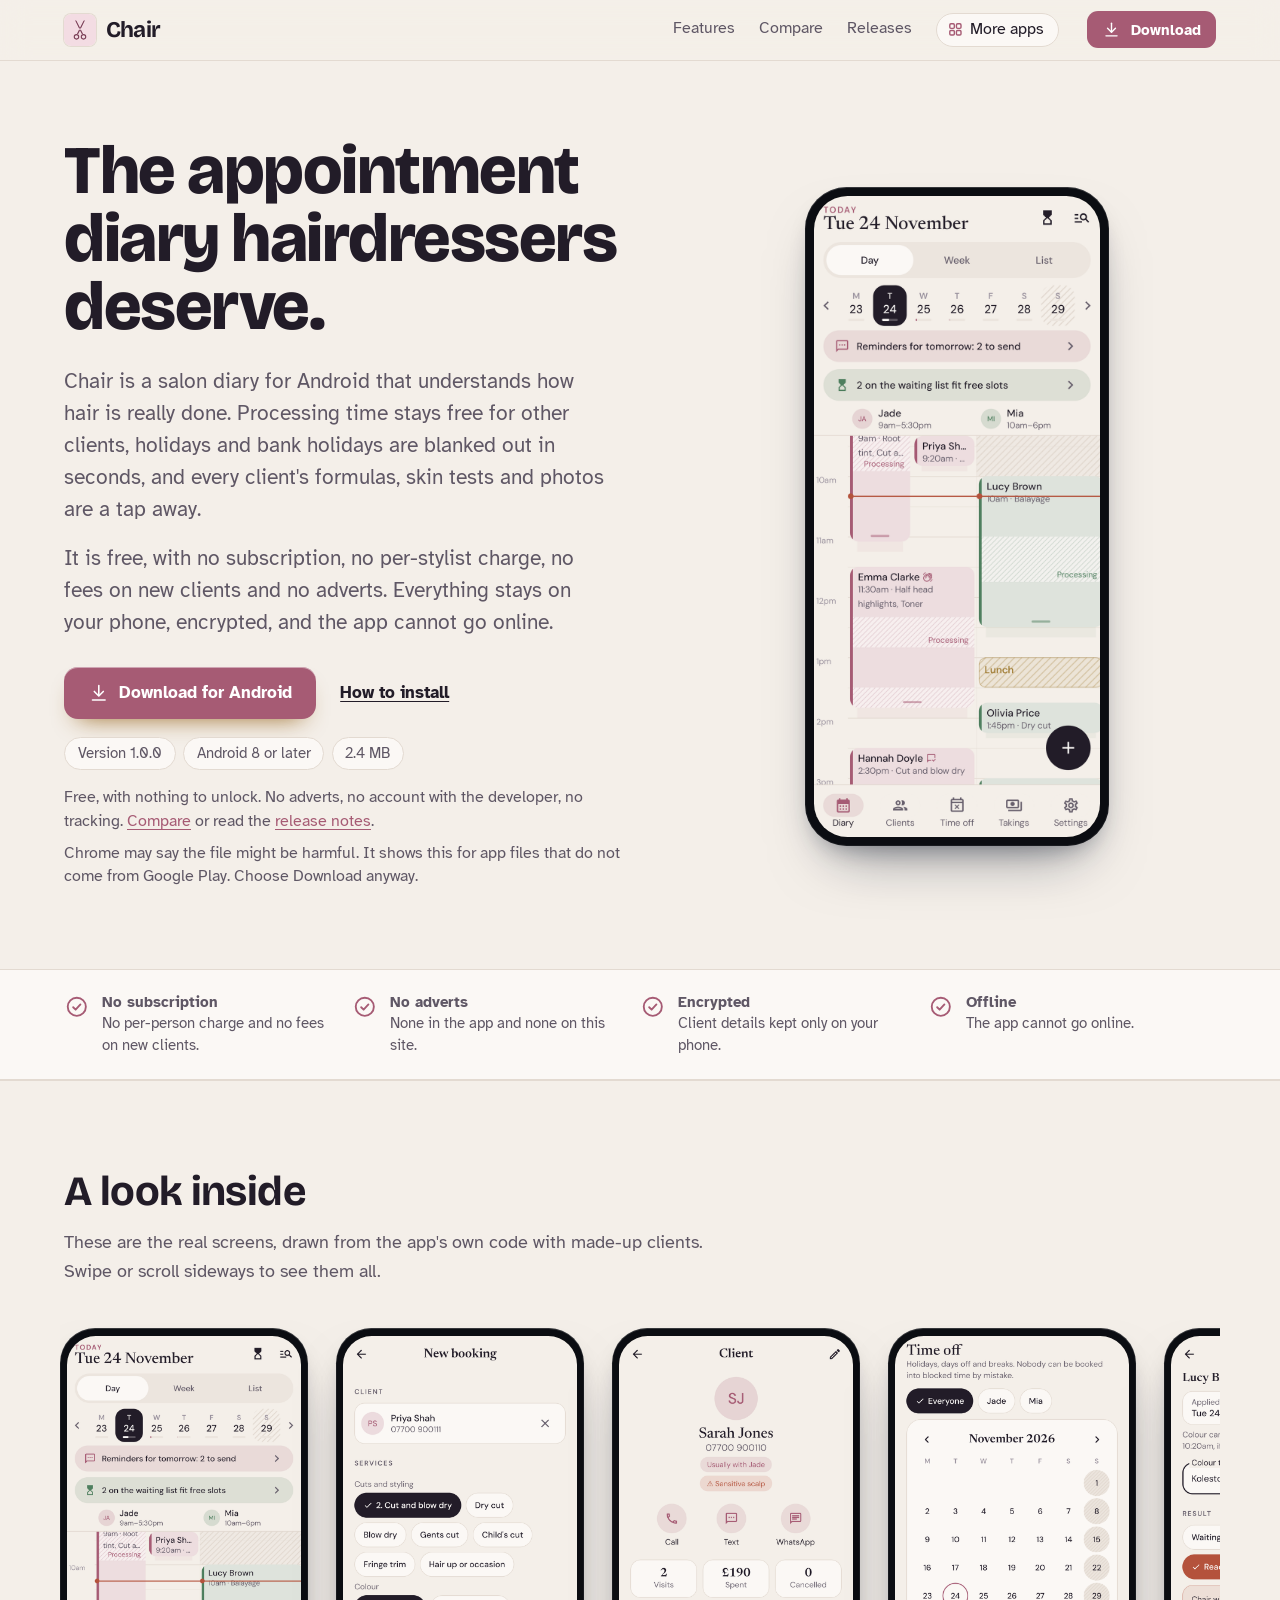
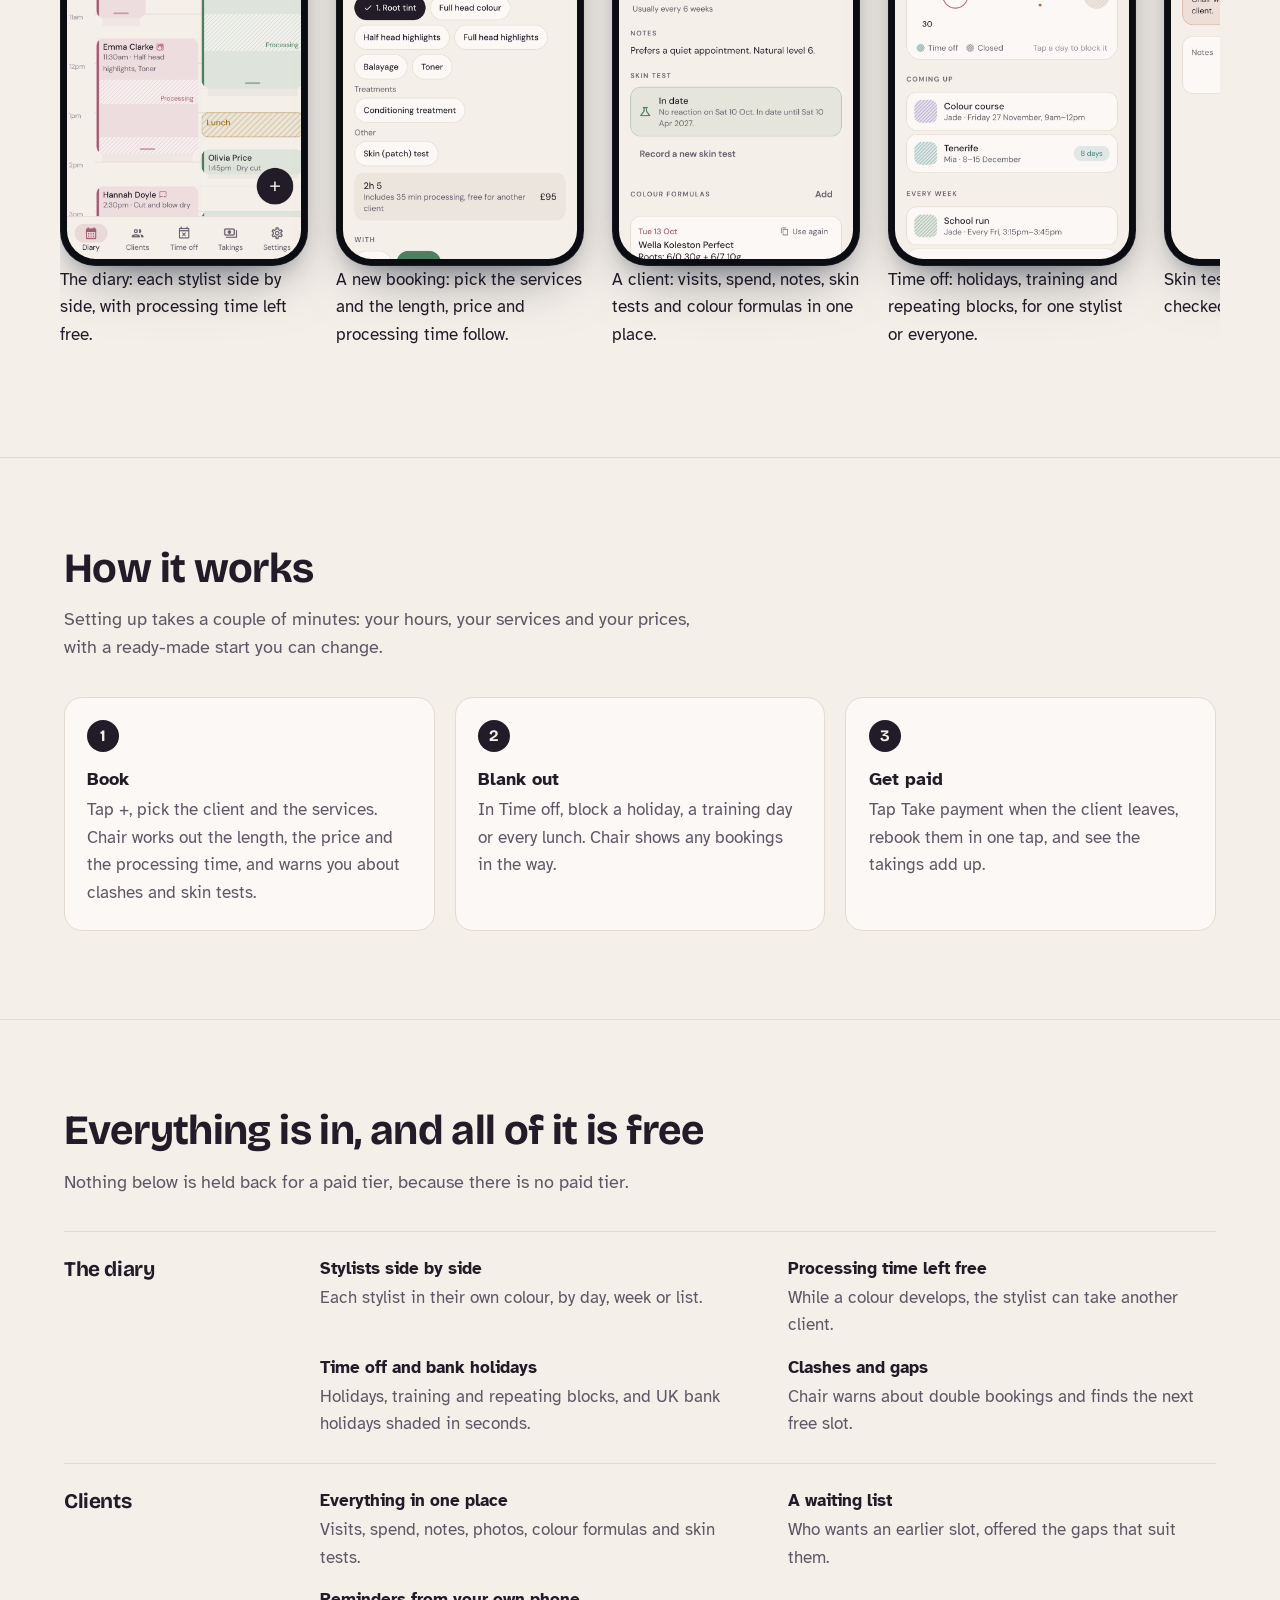
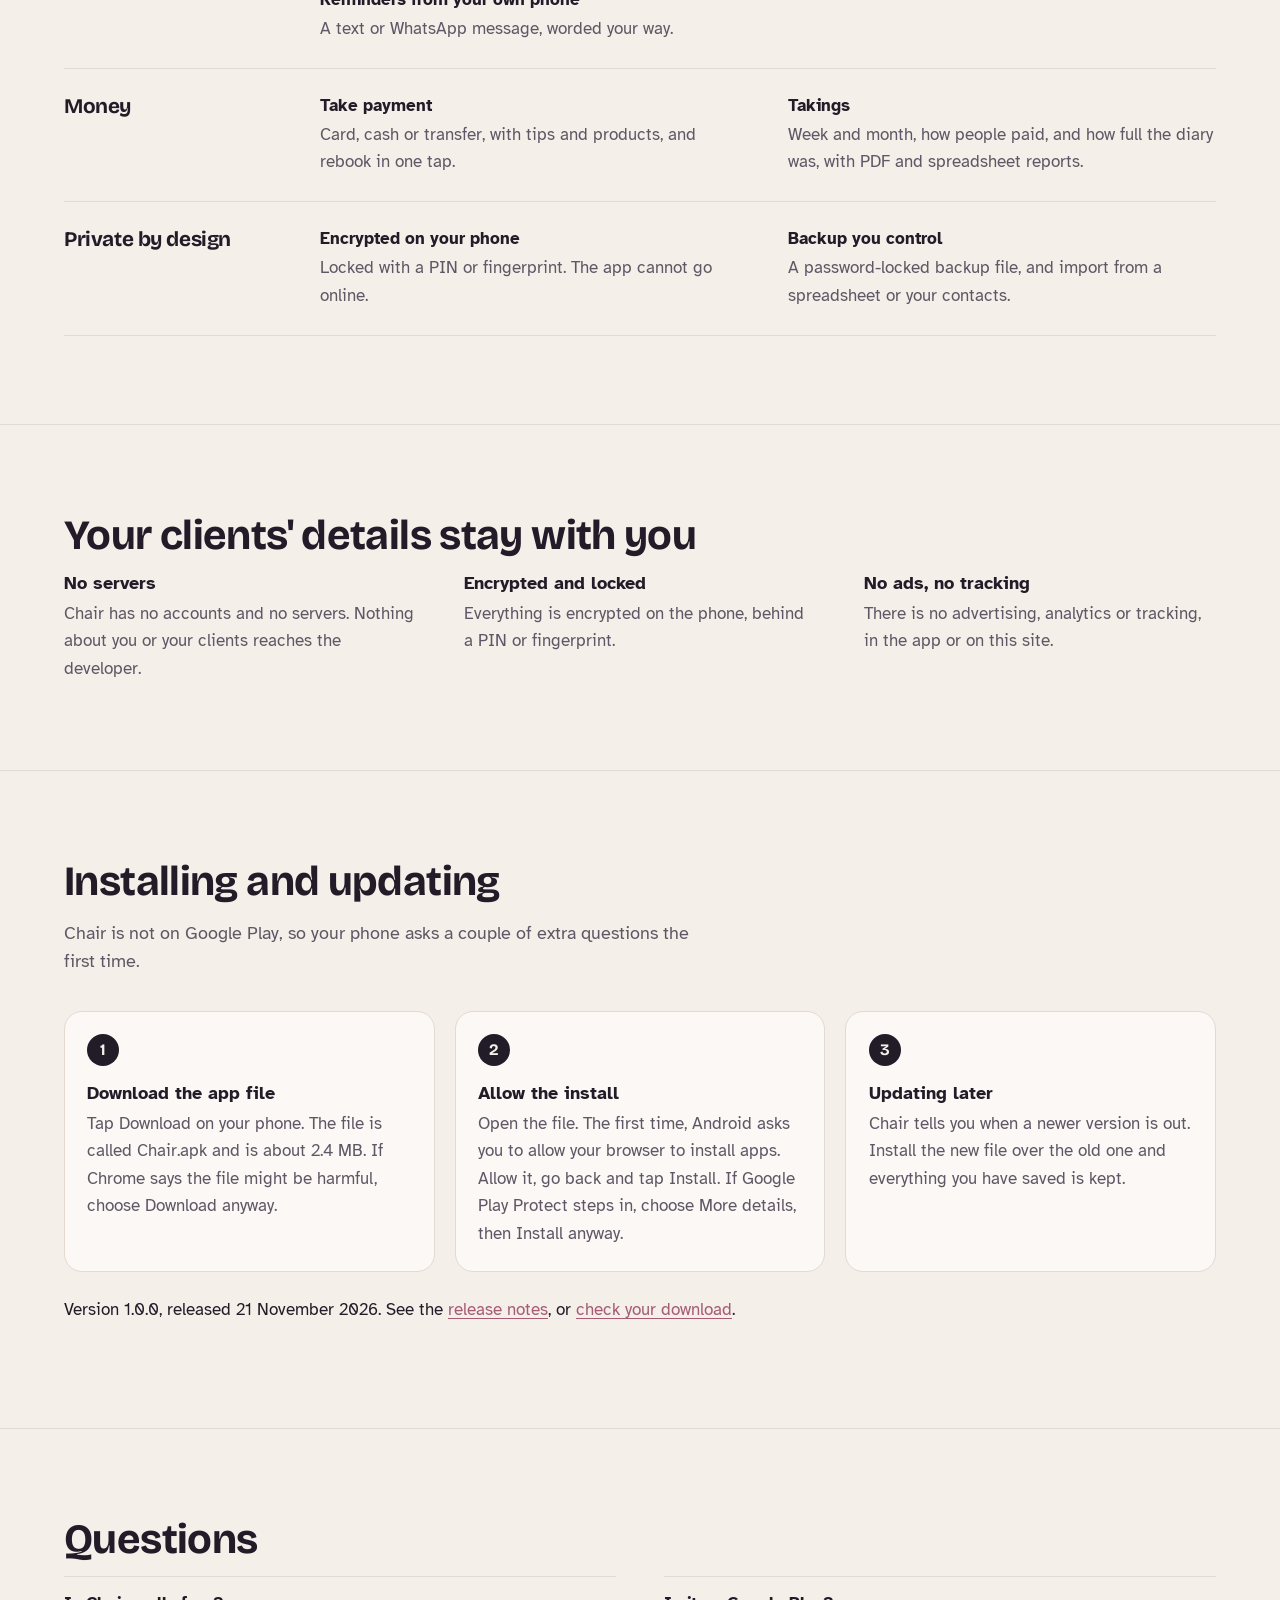
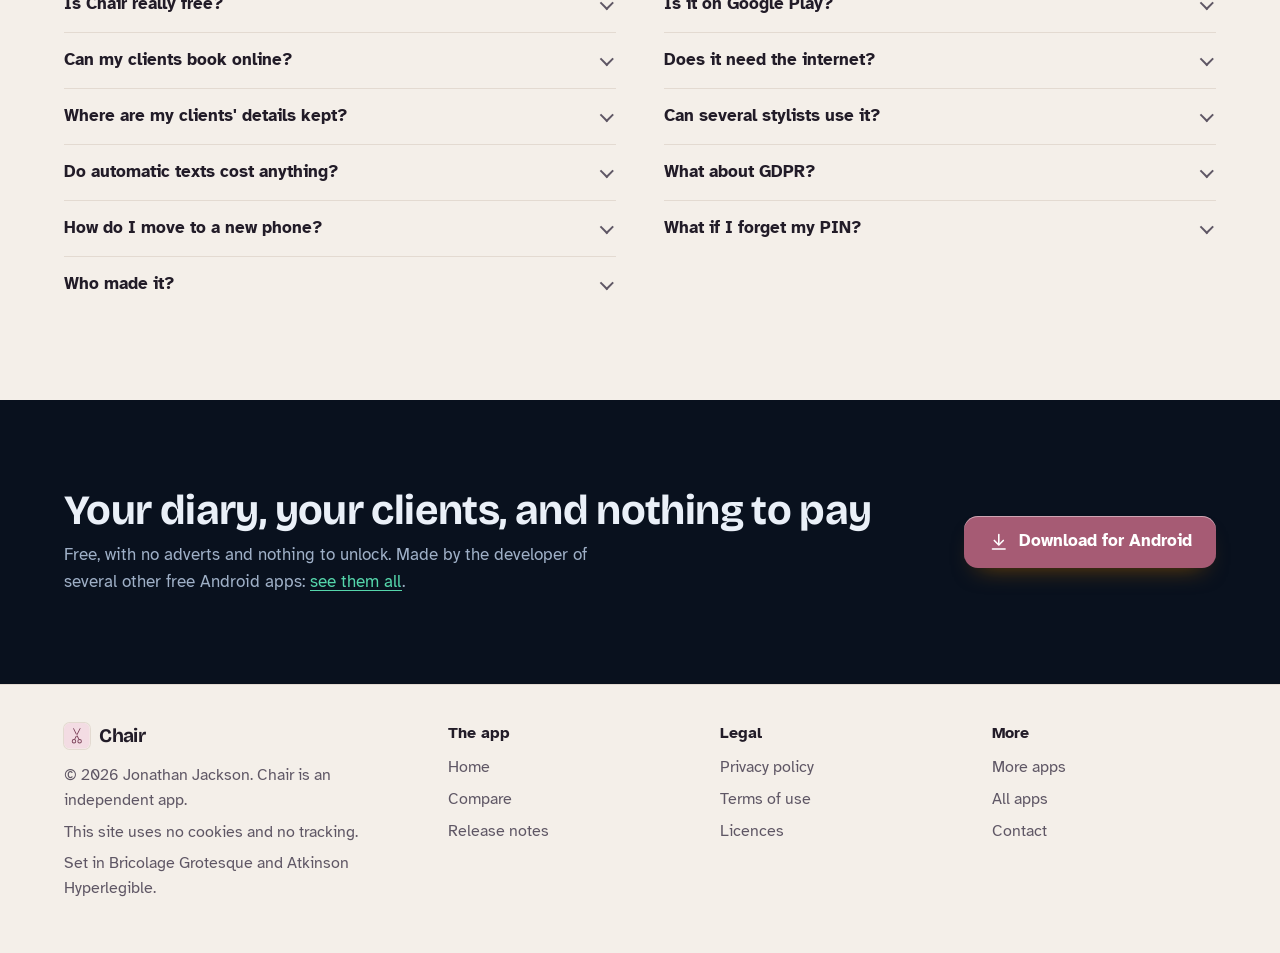
<file: index.html>
<!DOCTYPE html>
<html lang="en-GB">
<head>
<meta charset="utf-8">
<meta name="viewport" content="width=device-width, initial-scale=1">
<title>Chair: a free salon appointment diary for Android</title>
<meta name="description" content="Chair is a free salon diary for Android: stylists side by side, processing time left free, time off and bank holidays, client formulas, skin tests and photos, a waiting list, payments and takings. No subscription, no adverts, no account.">
<meta name="author" content="Jonathan Jackson">
<link rel="canonical" href="https://customgpter.github.io/chair/">
<meta name="theme-color" content="#f4efe9" media="(prefers-color-scheme: light)">
<meta name="theme-color" content="#17141b" media="(prefers-color-scheme: dark)">
<meta property="og:type" content="website">
<meta property="og:site_name" content="Chair">
<meta property="og:title" content="Chair: a free salon appointment diary for Android">
<meta property="og:description" content="Chair is a free salon diary for Android: stylists side by side, processing time left free, time off and bank holidays, client formulas, skin tests and photos, a waiting list, payments and takings. No subscription, no adverts, no account.">
<meta property="og:url" content="https://customgpter.github.io/chair/">
<meta property="og:image" content="https://customgpter.github.io/chair/assets/og.png">
<meta property="og:image:width" content="1200">
<meta property="og:image:height" content="630">
<meta property="og:image:alt" content="Chair&#x27;s day view with each stylist side by side">
<meta property="og:locale" content="en_GB">
<meta name="twitter:card" content="summary_large_image">
<link rel="icon" href="./assets/favicon.svg" type="image/svg+xml">
<link rel="apple-touch-icon" href="./assets/apple-touch-icon.png">
<link rel="preload" href="./assets/fonts/bricolage-grotesque-latin.woff2" as="font" type="font/woff2" crossorigin>
<link rel="preload" href="./assets/fonts/atkinson-hyperlegible-latin-400-normal.woff2" as="font" type="font/woff2" crossorigin>
<link rel="stylesheet" href="./assets/site.css?v=1">
<link rel="stylesheet" href="./assets/house.css?v=1">
<link rel="stylesheet" href="./assets/apps-list.css?v=1">
<script src="./assets/apps-list.js?v=1" defer></script>
<script type="application/ld+json">{"@context":"https://schema.org","@type":"SoftwareApplication","name":"Chair","url":"https://customgpter.github.io/chair/","description":"Chair is a free salon diary for Android: stylists side by side, processing time left free, time off and bank holidays, client formulas, skin tests and photos, a waiting list, payments and takings. No subscription, no adverts, no account.","applicationCategory":"BusinessApplication","operatingSystem":"Android 8 or later","softwareVersion":"1.0.0","downloadUrl":"https://github.com/CustomGPTer/chair/releases/latest/download/Chair.apk","releaseNotes":"https://customgpter.github.io/chair/releases.html","offers":{"@type":"Offer","price":"0","priceCurrency":"GBP"},"inLanguage":"en-GB","image":"https://customgpter.github.io/chair/assets/og.png","featureList":["Stylists side by side","Processing time left free","Time off and bank holidays","Clashes and gaps","Everything in one place","A waiting list","Reminders from your own phone","Take payment","Takings","Encrypted on your phone","Backup you control"],"author":{"@type":"Person","name":"Jonathan Jackson"}}</script>
<script type="application/ld+json">{"@context":"https://schema.org","@type":"FAQPage","mainEntity":[{"@type":"Question","name":"Is Chair really free?","acceptedAnswer":{"@type":"Answer","text":"Yes. There is no paid version, no subscription, no per-stylist charge, no fee on new clients and no adverts. Nothing in the app is locked."}},{"@type":"Question","name":"Is it on Google Play?","acceptedAnswer":{"@type":"Answer","text":"No. Chair is a personal project and is downloaded from this site as an Android app file. It needs Android 8 or later, which covers almost every phone in use."}},{"@type":"Question","name":"Can my clients book online?","acceptedAnswer":{"@type":"Answer","text":"No. Chair is the salon&#x27;s own diary, kept on your phone. Clients book with you by phone, message or in person, as most still do. If you need online booking, the apps on the compare page offer it, for a monthly fee."}},{"@type":"Question","name":"Does it need the internet?","acceptedAnswer":{"@type":"Answer","text":"No. The app does not ask Android for internet access at all, so it cannot go online. Texts go out through your own phone like any other text, and WhatsApp messages open in WhatsApp for you to send."}},{"@type":"Question","name":"Where are my clients' details kept?","acceptedAnswer":{"@type":"Answer","text":"Only on your phone, in the app&#x27;s private storage, encrypted with a key held by Android. Nothing is uploaded, and the developer receives nothing."}},{"@type":"Question","name":"Can several stylists use it?","acceptedAnswer":{"@type":"Answer","text":"Chair keeps the diary for the whole salon, with each stylist&#x27;s own hours, time off and colour. It runs on one phone or tablet, so it suits a salon that keeps one diary at the desk, or a stylist working on their own."}},{"@type":"Question","name":"Do automatic texts cost anything?","acceptedAnswer":{"@type":"Answer","text":"They are sent as ordinary texts from your phone, so they cost whatever your phone contract charges for a text, which is usually nothing extra on a plan with unlimited texts. Chair adds no charge of its own."}},{"@type":"Question","name":"What about GDPR?","acceptedAnswer":{"@type":"Answer","text":"Client details stay on your phone and are never shared. Chair helps you meet your duties: it can give a client a copy of their record, forget a client completely, find clients you no longer need to keep, and it includes a privacy notice you can show clients. You are still responsible for how your salon uses the details."}},{"@type":"Question","name":"How do I move to a new phone?","acceptedAnswer":{"@type":"Answer","text":"In Settings, open Backup, set a backup password and save a backup file. Install Chair on the new phone, choose Restore from a backup and enter the same password. Photos come too."}},{"@type":"Question","name":"What if I forget my PIN?","acceptedAnswer":{"@type":"Answer","text":"There is no way round the PIN, not even for the developer. You can clear the app&#x27;s storage in your phone&#x27;s settings, which deletes everything, and then restore your latest backup."}},{"@type":"Question","name":"Who made it?","acceptedAnswer":{"@type":"Answer","text":"Chair is made by Jonathan Jackson, an independent developer in the United Kingdom. It is not connected with any other salon software company."}}]}</script>
</head>
<body>
<a class="skip" href="#main">Skip to content</a>
<header class="masthead">
<div class="wrap">
<a class="brand" href="./" aria-label="Chair home"><svg viewBox="0 0 108 108" aria-hidden="true"><rect width="108" height="108" rx="24" fill="#F3DCE3"/><g transform="translate(54 54) scale(1.25) translate(-54 -52)"><path fill="#7A3F57" fill-rule="evenodd" d="M37 70.5a7.5 7.5 0 1 0 15 0a7.5 7.5 0 1 0-15 0zM40 70.5a4.5 4.5 0 1 0 9 0a4.5 4.5 0 1 0-9 0zM56 70.5a7.5 7.5 0 1 0 15 0a7.5 7.5 0 1 0-15 0zM59 70.5a4.5 4.5 0 1 0 9 0a4.5 4.5 0 1 0-9 0z"/><path fill="#7A3F57" d="M45.2 63.6 49.6 62.2 67.4 25.6 63.6 27.2zM62.8 63.6 58.4 62.2 40.6 25.6 44.4 27.2z"/><circle cx="54" cy="49.8" r="1.8" fill="#F3DCE3"/></g></svg><span>Chair</span></a>
<nav aria-label="Main"><ul><li><a href="./#features">Features</a></li><li><a href="./compare.html">Compare</a></li><li><a href="./releases.html">Releases</a></li><li><a class="more-apps" href="./more-apps.html"><svg class="ico" viewBox="0 0 24 24" aria-hidden="true"><rect x="4" y="4" width="6.5" height="6.5" rx="1.6"/><rect x="13.5" y="4" width="6.5" height="6.5" rx="1.6"/><rect x="4" y="13.5" width="6.5" height="6.5" rx="1.6"/><rect x="13.5" y="13.5" width="6.5" height="6.5" rx="1.6"/></svg>More apps</a></li></ul></nav>
<a class="button small" href="https://github.com/CustomGPTer/chair/releases/latest/download/Chair.apk"><svg class="ico" viewBox="0 0 24 24" aria-hidden="true"><path d="M12 4v11"/><path d="M7 10.5l5 5 5-5"/><path d="M5 20h14"/></svg>Download</a>
</div>
</header>
<main id="main">
<div class="hero">
<div class="wrap hero-grid">
<div class="hero-copy">
<h1>The appointment diary hairdressers deserve.</h1>
<p class="lede">Chair is a salon diary for Android that understands how hair is really done. Processing time stays free for other clients, holidays and bank holidays are blanked out in seconds, and every client's formulas, skin tests and photos are a tap away.</p><p class="lede">It is free, with no subscription, no per-stylist charge, no fees on new clients and no adverts. Everything stays on your phone, encrypted, and the app cannot go online.</p>

<p class="get" id="download"><a class="button" href="https://github.com/CustomGPTer/chair/releases/latest/download/Chair.apk"><svg class="ico" viewBox="0 0 24 24" aria-hidden="true"><path d="M12 4v11"/><path d="M7 10.5l5 5 5-5"/><path d="M5 20h14"/></svg>Download for Android</a><a class="aside" href="#install">How to install</a></p>
<ul class="pills"><li>Version 1.0.0</li><li>Android 8 or later</li><li>2.4 MB</li></ul>
<p class="facts">Free, with nothing to unlock. No adverts, no account with the developer, no tracking. <a href="compare.html">Compare</a> or read the <a href="releases.html">release notes</a>.</p>
<p class="facts">Chrome may say the file might be harmful. It shows this for app files that do not come from Google Play. Choose Download anyway.</p>
</div>
<div class="hero-phone"><div class="phone"><img src="./assets/screens/diary.png" alt="The diary: each stylist side by side, with processing time left free." width="393" height="852" fetchpriority="high"></div></div>
</div>
</div>

<section class="promises" aria-label="In short">
<div class="wrap"><ul><li><svg class="ico" viewBox="0 0 24 24" aria-hidden="true"><circle cx="12" cy="12" r="8.5"/><path d="M8.6 12.4l2.3 2.3 4.5-4.9"/></svg><span><b>No subscription</b><span>No per-person charge and no fees on new clients.</span></span></li><li><svg class="ico" viewBox="0 0 24 24" aria-hidden="true"><circle cx="12" cy="12" r="8.5"/><path d="M8.6 12.4l2.3 2.3 4.5-4.9"/></svg><span><b>No adverts</b><span>None in the app and none on this site.</span></span></li><li><svg class="ico" viewBox="0 0 24 24" aria-hidden="true"><circle cx="12" cy="12" r="8.5"/><path d="M8.6 12.4l2.3 2.3 4.5-4.9"/></svg><span><b>Encrypted</b><span>Client details kept only on your phone.</span></span></li><li><svg class="ico" viewBox="0 0 24 24" aria-hidden="true"><circle cx="12" cy="12" r="8.5"/><path d="M8.6 12.4l2.3 2.3 4.5-4.9"/></svg><span><b>Offline</b><span>The app cannot go online.</span></span></li></ul></div>
</section>

<section id="screens" aria-labelledby="screens-h">
<div class="wrap">
<h2 id="screens-h">A look inside</h2>
<p class="intro">These are the real screens, drawn from the app&#x27;s own code with made-up clients. Swipe or scroll sideways to see them all.</p>
<div class="gallery" tabindex="0" role="region" aria-label="Screens from Chair"><figure class="shot"><div class="phone"><img src="./assets/screens/diary.png" alt="The diary: each stylist side by side, with processing time left free." width="393" height="852" loading="eager" decoding="async"></div><figcaption>The diary: each stylist side by side, with processing time left free.</figcaption></figure><figure class="shot"><div class="phone"><img src="./assets/screens/booking.png" alt="A new booking: pick the services and the length, price and processing time follow." width="393" height="852" loading="eager" decoding="async"></div><figcaption>A new booking: pick the services and the length, price and processing time follow.</figcaption></figure><figure class="shot"><div class="phone"><img src="./assets/screens/client.png" alt="A client: visits, spend, notes, skin tests and colour formulas in one place." width="393" height="852" loading="eager" decoding="async"></div><figcaption>A client: visits, spend, notes, skin tests and colour formulas in one place.</figcaption></figure><figure class="shot"><div class="phone"><img src="./assets/screens/timeoff.png" alt="Time off: holidays, training and repeating blocks, for one stylist or everyone." width="393" height="852" loading="eager" decoding="async"></div><figcaption>Time off: holidays, training and repeating blocks, for one stylist or everyone.</figcaption></figure><figure class="shot"><div class="phone"><img src="./assets/screens/skintest.png" alt="Skin tests, recorded and checked when you book a colour." width="393" height="852" loading="eager" decoding="async"></div><figcaption>Skin tests, recorded and checked when you book a colour.</figcaption></figure><figure class="shot"><div class="phone"><img src="./assets/screens/waiting.png" alt="The waiting list: who wants an earlier slot, and the gaps that suit them." width="393" height="852" loading="eager" decoding="async"></div><figcaption>The waiting list: who wants an earlier slot, and the gaps that suit them.</figcaption></figure><figure class="shot"><div class="phone"><img src="./assets/screens/payment.png" alt="Take payment: card, cash or transfer, with tips and products." width="393" height="852" loading="eager" decoding="async"></div><figcaption>Take payment: card, cash or transfer, with tips and products.</figcaption></figure><figure class="shot"><div class="phone"><img src="./assets/screens/takings.png" alt="Takings: the week&#x27;s money, how people paid and how full the diary was." width="393" height="852" loading="eager" decoding="async"></div><figcaption>Takings: the week&#x27;s money, how people paid and how full the diary was.</figcaption></figure></div>
</div>
</section>

<section id="how" aria-labelledby="how-h">
<div class="wrap">
<h2 id="how-h">How it works</h2>
<p class="intro">Setting up takes a couple of minutes: your hours, your services and your prices, with a ready-made start you can change.</p>
<ol class="steps"><li><h3>Book</h3><p>Tap +, pick the client and the services. Chair works out the length, the price and the processing time, and warns you about clashes and skin tests.</p></li><li><h3>Blank out</h3><p>In Time off, block a holiday, a training day or every lunch. Chair shows any bookings in the way.</p></li><li><h3>Get paid</h3><p>Tap Take payment when the client leaves, rebook them in one tap, and see the takings add up.</p></li></ol>
</div>
</section>

<section id="features" aria-labelledby="features-h">
<div class="wrap">
<h2 id="features-h">Everything is in, and all of it is free</h2>
<p class="intro">Nothing below is held back for a paid tier, because there is no paid tier.</p>
<div class="groups"><div class="group"><h3>The diary</h3><dl><div><dt>Stylists side by side</dt><dd>Each stylist in their own colour, by day, week or list.</dd></div><div><dt>Processing time left free</dt><dd>While a colour develops, the stylist can take another client.</dd></div><div><dt>Time off and bank holidays</dt><dd>Holidays, training and repeating blocks, and UK bank holidays shaded in seconds.</dd></div><div><dt>Clashes and gaps</dt><dd>Chair warns about double bookings and finds the next free slot.</dd></div></dl></div><div class="group"><h3>Clients</h3><dl><div><dt>Everything in one place</dt><dd>Visits, spend, notes, photos, colour formulas and skin tests.</dd></div><div><dt>A waiting list</dt><dd>Who wants an earlier slot, offered the gaps that suit them.</dd></div><div><dt>Reminders from your own phone</dt><dd>A text or WhatsApp message, worded your way.</dd></div></dl></div><div class="group"><h3>Money</h3><dl><div><dt>Take payment</dt><dd>Card, cash or transfer, with tips and products, and rebook in one tap.</dd></div><div><dt>Takings</dt><dd>Week and month, how people paid, and how full the diary was, with PDF and spreadsheet reports.</dd></div></dl></div><div class="group"><h3>Private by design</h3><dl><div><dt>Encrypted on your phone</dt><dd>Locked with a PIN or fingerprint. The app cannot go online.</dd></div><div><dt>Backup you control</dt><dd>A password-locked backup file, and import from a spreadsheet or your contacts.</dd></div></dl></div></div>
</div>
</section>

<section id="privacy" aria-labelledby="privacy-h">
<div class="wrap">
<h2 id="privacy-h">Your clients&#x27; details stay with you</h2>
<ul class="plain"><li><h3>No servers</h3><p>Chair has no accounts and no servers. Nothing about you or your clients reaches the developer.</p></li><li><h3>Encrypted and locked</h3><p>Everything is encrypted on the phone, behind a PIN or fingerprint.</p></li><li><h3>No ads, no tracking</h3><p>There is no advertising, analytics or tracking, in the app or on this site.</p></li></ul>
</div>
</section>

<section id="install" aria-labelledby="install-h">
<div class="wrap">
<h2 id="install-h">Installing and updating</h2>
<p class="intro">Chair is not on Google Play, so your phone asks a couple of extra questions the first time.</p>
<ol class="steps"><li><h3>Download the app file</h3><p>Tap Download on your phone. The file is called Chair.apk and is about 2.4 MB. If Chrome says the file might be harmful, choose Download anyway.</p></li><li><h3>Allow the install</h3><p>Open the file. The first time, Android asks you to allow your browser to install apps. Allow it, go back and tap Install. If Google Play Protect steps in, choose More details, then Install anyway.</p></li><li><h3>Updating later</h3><p>Chair tells you when a newer version is out. Install the new file over the old one and everything you have saved is kept.</p></li></ol>
<p class="after-table">Version 1.0.0, released 21 November 2026. See the <a href="releases.html">release notes</a>, or <a href="releases.html#checking">check your download</a>.</p>
</div>
</section>

<section id="questions" aria-labelledby="questions-h">
<div class="wrap">
<h2 id="questions-h">Questions</h2>
<div class="faq"><details><summary>Is Chair really free?</summary><p>Yes. There is no paid version, no subscription, no per-stylist charge, no fee on new clients and no adverts. Nothing in the app is locked.</p></details><details><summary>Is it on Google Play?</summary><p>No. Chair is a personal project and is downloaded from this site as an Android app file. It needs Android 8 or later, which covers almost every phone in use.</p></details><details><summary>Can my clients book online?</summary><p>No. Chair is the salon&#x27;s own diary, kept on your phone. Clients book with you by phone, message or in person, as most still do. If you need online booking, the apps on the compare page offer it, for a monthly fee.</p></details><details><summary>Does it need the internet?</summary><p>No. The app does not ask Android for internet access at all, so it cannot go online. Texts go out through your own phone like any other text, and WhatsApp messages open in WhatsApp for you to send.</p></details><details><summary>Where are my clients&#x27; details kept?</summary><p>Only on your phone, in the app&#x27;s private storage, encrypted with a key held by Android. Nothing is uploaded, and the developer receives nothing.</p></details><details><summary>Can several stylists use it?</summary><p>Chair keeps the diary for the whole salon, with each stylist&#x27;s own hours, time off and colour. It runs on one phone or tablet, so it suits a salon that keeps one diary at the desk, or a stylist working on their own.</p></details><details><summary>Do automatic texts cost anything?</summary><p>They are sent as ordinary texts from your phone, so they cost whatever your phone contract charges for a text, which is usually nothing extra on a plan with unlimited texts. Chair adds no charge of its own.</p></details><details><summary>What about GDPR?</summary><p>Client details stay on your phone and are never shared. Chair helps you meet your duties: it can give a client a copy of their record, forget a client completely, find clients you no longer need to keep, and it includes a privacy notice you can show clients. You are still responsible for how your salon uses the details.</p></details><details><summary>How do I move to a new phone?</summary><p>In Settings, open Backup, set a backup password and save a backup file. Install Chair on the new phone, choose Restore from a backup and enter the same password. Photos come too.</p></details><details><summary>What if I forget my PIN?</summary><p>There is no way round the PIN, not even for the developer. You can clear the app&#x27;s storage in your phone&#x27;s settings, which deletes everything, and then restore your latest backup.</p></details><details><summary>Who made it?</summary><p>Chair is made by Jonathan Jackson, an independent developer in the United Kingdom. It is not connected with any other salon software company.</p></details></div>
</div>
</section>

<section class="closing" aria-labelledby="closing-h">
<div class="wrap">
<div><h2 id="closing-h">Your diary, your clients, and nothing to pay</h2><p>Free, with no adverts and nothing to unlock. Made by the developer of several other free Android apps: <a href="more-apps.html">see them all</a>.</p></div>
<a class="button" href="https://github.com/CustomGPTer/chair/releases/latest/download/Chair.apk"><svg class="ico" viewBox="0 0 24 24" aria-hidden="true"><path d="M12 4v11"/><path d="M7 10.5l5 5 5-5"/><path d="M5 20h14"/></svg>Download for Android</a>
</div>
</section>
</main>
<footer class="colophon">
<div class="wrap">
<div>
<a class="brand" href="./" aria-label="Chair home"><svg viewBox="0 0 108 108" aria-hidden="true"><rect width="108" height="108" rx="24" fill="#F3DCE3"/><g transform="translate(54 54) scale(1.25) translate(-54 -52)"><path fill="#7A3F57" fill-rule="evenodd" d="M37 70.5a7.5 7.5 0 1 0 15 0a7.5 7.5 0 1 0-15 0zM40 70.5a4.5 4.5 0 1 0 9 0a4.5 4.5 0 1 0-9 0zM56 70.5a7.5 7.5 0 1 0 15 0a7.5 7.5 0 1 0-15 0zM59 70.5a4.5 4.5 0 1 0 9 0a4.5 4.5 0 1 0-9 0z"/><path fill="#7A3F57" d="M45.2 63.6 49.6 62.2 67.4 25.6 63.6 27.2zM62.8 63.6 58.4 62.2 40.6 25.6 44.4 27.2z"/><circle cx="54" cy="49.8" r="1.8" fill="#F3DCE3"/></g></svg><span>Chair</span></a>
<p>&copy; 2026 Jonathan Jackson. Chair is an independent app.</p>
<p>This site uses no cookies and no tracking.</p>
<p>Set in Bricolage Grotesque and Atkinson Hyperlegible.</p>
</div>
<nav aria-label="The app"><h2>The app</h2><ul>
<li><a href="./">Home</a></li>
<li><a href="./compare.html">Compare</a></li>
<li><a href="./releases.html">Release notes</a></li>

</ul></nav>
<nav aria-label="Legal"><h2>Legal</h2><ul>
<li><a href="./privacy.html">Privacy policy</a></li>
<li><a href="./terms.html">Terms of use</a></li>
<li><a href="./licences.html">Licences</a></li>
</ul></nav>
<nav aria-label="More"><h2>More</h2><ul>
<li><a href="./more-apps.html">More apps</a></li>
<li><a href="https://customgpter.github.io/">All apps</a></li>
<li><a href="https://github.com/CustomGPTer/chair/issues">Contact</a></li>
</ul></nav>
</div>
</footer>
</body>
</html>
</file>
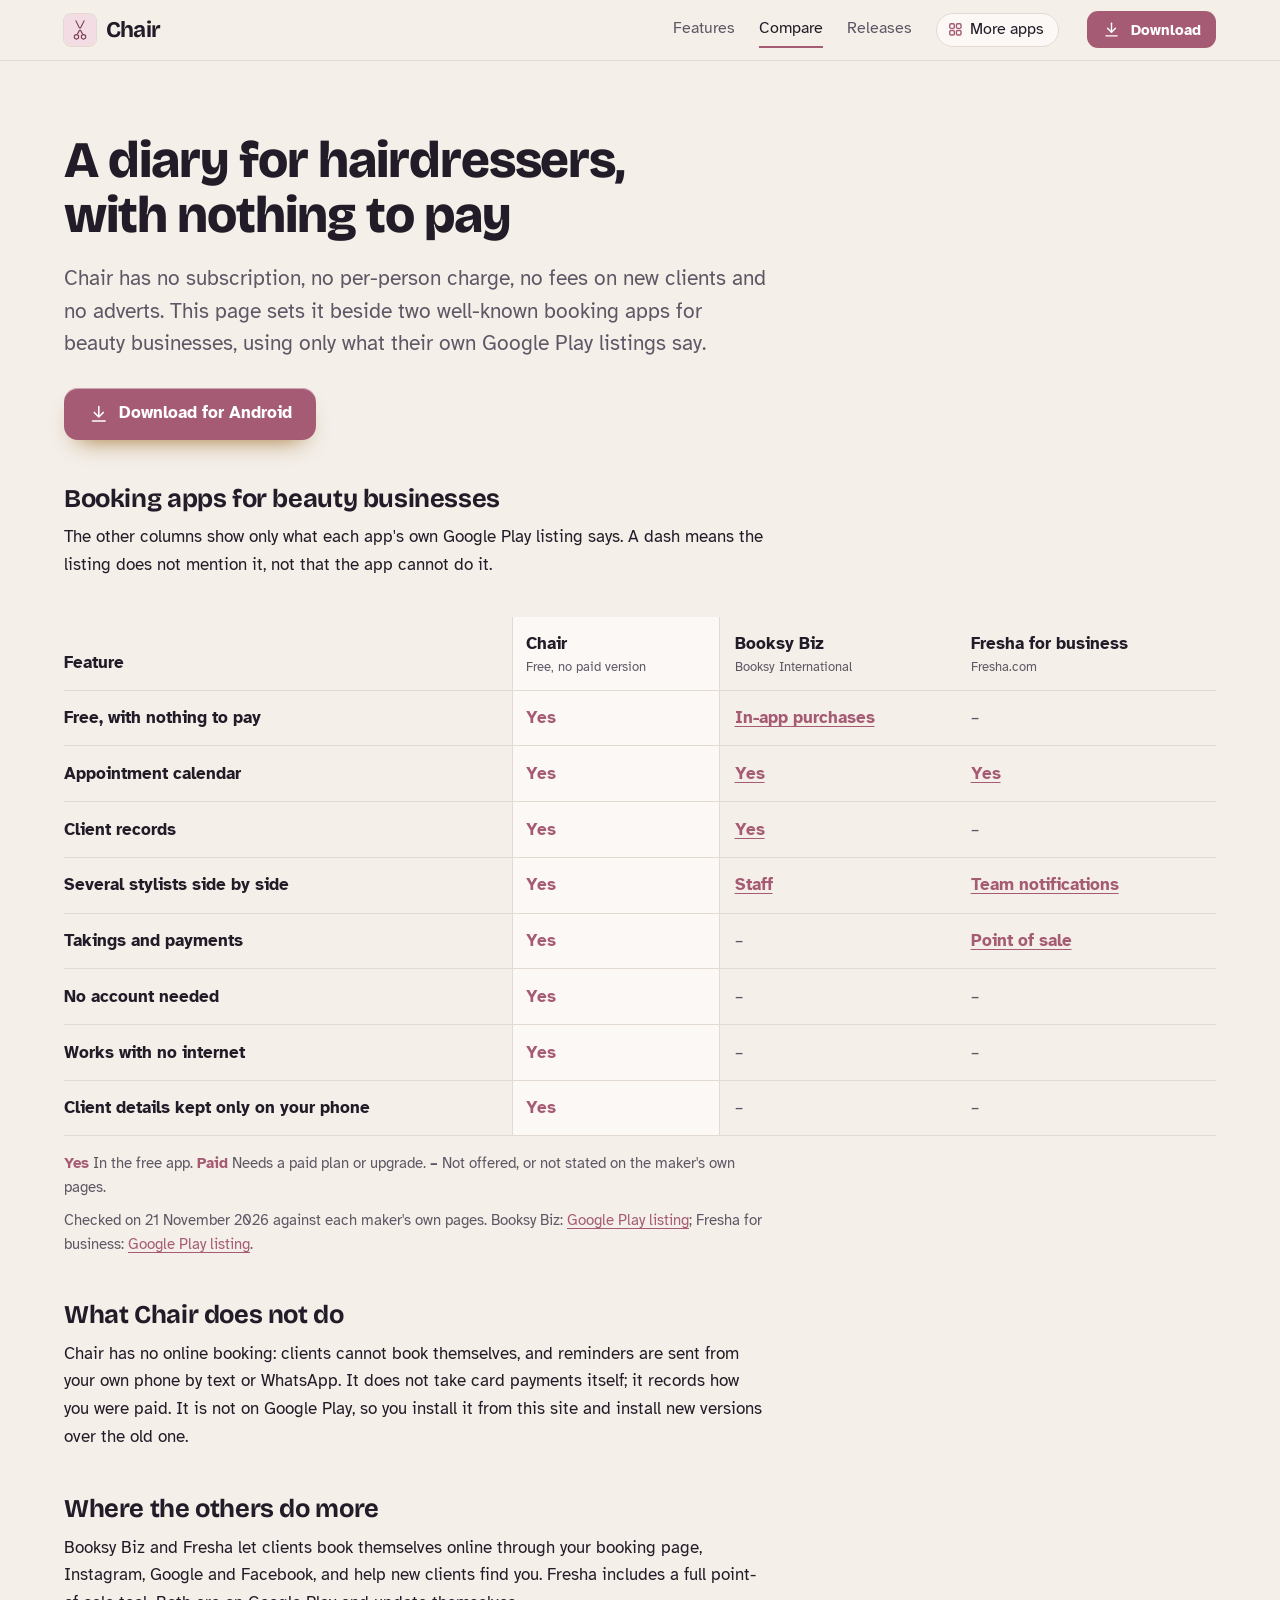
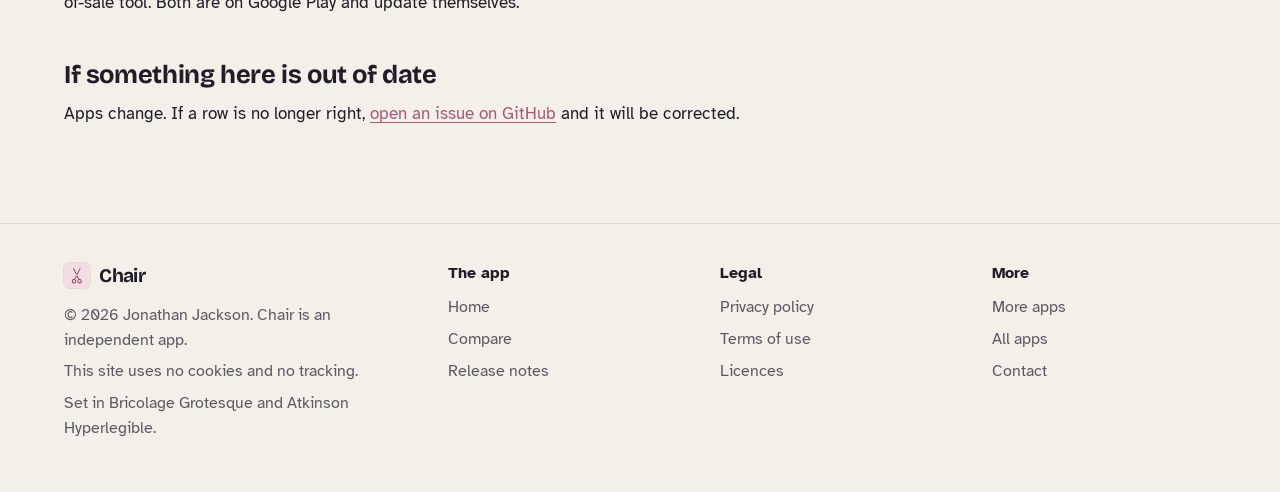
<file: compare.html>
<!DOCTYPE html>
<html lang="en-GB">
<head>
<meta charset="utf-8">
<meta name="viewport" content="width=device-width, initial-scale=1">
<title>Chair compared with salon booking apps</title>
<meta name="description" content="How Chair compares with Booksy Biz and Fresha for business, row by row, with each claim linked to the app&#x27;s own Google Play listing.">
<meta name="author" content="Jonathan Jackson">
<link rel="canonical" href="https://customgpter.github.io/chair/compare.html">
<meta name="theme-color" content="#f4efe9" media="(prefers-color-scheme: light)">
<meta name="theme-color" content="#17141b" media="(prefers-color-scheme: dark)">
<meta property="og:type" content="website">
<meta property="og:site_name" content="Chair">
<meta property="og:title" content="Chair compared with salon booking apps">
<meta property="og:description" content="How Chair compares with Booksy Biz and Fresha for business, row by row, with each claim linked to the app&#x27;s own Google Play listing.">
<meta property="og:url" content="https://customgpter.github.io/chair/compare.html">
<meta property="og:image" content="https://customgpter.github.io/chair/assets/og.png">
<meta property="og:image:width" content="1200">
<meta property="og:image:height" content="630">
<meta property="og:image:alt" content="Chair&#x27;s day view with each stylist side by side">
<meta property="og:locale" content="en_GB">
<meta name="twitter:card" content="summary_large_image">
<link rel="icon" href="./assets/favicon.svg" type="image/svg+xml">
<link rel="apple-touch-icon" href="./assets/apple-touch-icon.png">
<link rel="preload" href="./assets/fonts/bricolage-grotesque-latin.woff2" as="font" type="font/woff2" crossorigin>
<link rel="preload" href="./assets/fonts/atkinson-hyperlegible-latin-400-normal.woff2" as="font" type="font/woff2" crossorigin>
<link rel="stylesheet" href="./assets/site.css?v=1">
<link rel="stylesheet" href="./assets/house.css?v=1">
<link rel="stylesheet" href="./assets/apps-list.css?v=1">
<script src="./assets/apps-list.js?v=1" defer></script>
</head>
<body>
<a class="skip" href="#main">Skip to content</a>
<header class="masthead">
<div class="wrap">
<a class="brand" href="./" aria-label="Chair home"><svg viewBox="0 0 108 108" aria-hidden="true"><rect width="108" height="108" rx="24" fill="#F3DCE3"/><g transform="translate(54 54) scale(1.25) translate(-54 -52)"><path fill="#7A3F57" fill-rule="evenodd" d="M37 70.5a7.5 7.5 0 1 0 15 0a7.5 7.5 0 1 0-15 0zM40 70.5a4.5 4.5 0 1 0 9 0a4.5 4.5 0 1 0-9 0zM56 70.5a7.5 7.5 0 1 0 15 0a7.5 7.5 0 1 0-15 0zM59 70.5a4.5 4.5 0 1 0 9 0a4.5 4.5 0 1 0-9 0z"/><path fill="#7A3F57" d="M45.2 63.6 49.6 62.2 67.4 25.6 63.6 27.2zM62.8 63.6 58.4 62.2 40.6 25.6 44.4 27.2z"/><circle cx="54" cy="49.8" r="1.8" fill="#F3DCE3"/></g></svg><span>Chair</span></a>
<nav aria-label="Main"><ul><li><a href="./#features">Features</a></li><li><a href="./compare.html" aria-current="page">Compare</a></li><li><a href="./releases.html">Releases</a></li><li><a class="more-apps" href="./more-apps.html"><svg class="ico" viewBox="0 0 24 24" aria-hidden="true"><rect x="4" y="4" width="6.5" height="6.5" rx="1.6"/><rect x="13.5" y="4" width="6.5" height="6.5" rx="1.6"/><rect x="4" y="13.5" width="6.5" height="6.5" rx="1.6"/><rect x="13.5" y="13.5" width="6.5" height="6.5" rx="1.6"/></svg>More apps</a></li></ul></nav>
<a class="button small" href="https://github.com/CustomGPTer/chair/releases/latest/download/Chair.apk"><svg class="ico" viewBox="0 0 24 24" aria-hidden="true"><path d="M12 4v11"/><path d="M7 10.5l5 5 5-5"/><path d="M5 20h14"/></svg>Download</a>
</div>
</header>
<main id="main" class="doc">
<div class="wrap">
<div class="measure">
<h1>A diary for hairdressers, with nothing to pay</h1>
<p class="lede">Chair has no subscription, no per-person charge, no fees on new clients and no adverts. This page sets it beside two well-known booking apps for beauty businesses, using only what their own Google Play listings say.</p>
<p class="get"><a class="button" href="https://github.com/CustomGPTer/chair/releases/latest/download/Chair.apk"><svg class="ico" viewBox="0 0 24 24" aria-hidden="true"><path d="M12 4v11"/><path d="M7 10.5l5 5 5-5"/><path d="M5 20h14"/></svg>Download for Android</a></p>
<h2 id="table">Booking apps for beauty businesses</h2>
<p>The other columns show only what each app's own Google Play listing says. A dash means the listing does not mention it, not that the app cannot do it.</p>
</div>
<div class="scroll">
<table class="cmp">
<thead><tr><th scope="col">Feature</th><th scope="col" class="ours">Chair<small>Free, no paid version</small></th><th scope="col">Booksy Biz<small>Booksy International</small></th><th scope="col">Fresha for business<small>Fresha.com</small></th></tr></thead>
<tbody>
<tr><th scope="row">Free, with nothing to pay</th><td class="yes ours"><span class="app">Chair</span><span class="v">Yes</span></td><td class="pay"><span class="app">Booksy Biz</span><span class="v"><a href="https://play.google.com/store/apps/details?id=net.booksy.business&hl=en&gl=US">In-app purchases</a></span></td><td class="na"><span class="app">Fresha for business</span><span class="v">&ndash;</span></td></tr>
<tr><th scope="row">Appointment calendar</th><td class="yes ours"><span class="app">Chair</span><span class="v">Yes</span></td><td class="yes"><span class="app">Booksy Biz</span><span class="v"><a href="https://play.google.com/store/apps/details?id=net.booksy.business&hl=en&gl=US">Yes</a></span></td><td class="yes"><span class="app">Fresha for business</span><span class="v"><a href="https://play.google.com/store/apps/details?id=com.fresha.Business&hl=en_US">Yes</a></span></td></tr>
<tr><th scope="row">Client records</th><td class="yes ours"><span class="app">Chair</span><span class="v">Yes</span></td><td class="yes"><span class="app">Booksy Biz</span><span class="v"><a href="https://play.google.com/store/apps/details?id=net.booksy.business&hl=en&gl=US">Yes</a></span></td><td class="na"><span class="app">Fresha for business</span><span class="v">&ndash;</span></td></tr>
<tr><th scope="row">Several stylists side by side</th><td class="yes ours"><span class="app">Chair</span><span class="v">Yes</span></td><td class="yes"><span class="app">Booksy Biz</span><span class="v"><a href="https://play.google.com/store/apps/details?id=net.booksy.business&hl=en&gl=US">Staff</a></span></td><td class="yes"><span class="app">Fresha for business</span><span class="v"><a href="https://play.google.com/store/apps/details?id=com.fresha.Business&hl=en_US">Team notifications</a></span></td></tr>
<tr><th scope="row">Takings and payments</th><td class="yes ours"><span class="app">Chair</span><span class="v">Yes</span></td><td class="na"><span class="app">Booksy Biz</span><span class="v">&ndash;</span></td><td class="yes"><span class="app">Fresha for business</span><span class="v"><a href="https://play.google.com/store/apps/details?id=com.fresha.Business&hl=en_US">Point of sale</a></span></td></tr>
<tr><th scope="row">No account needed</th><td class="yes ours"><span class="app">Chair</span><span class="v">Yes</span></td><td class="na"><span class="app">Booksy Biz</span><span class="v">&ndash;</span></td><td class="na"><span class="app">Fresha for business</span><span class="v">&ndash;</span></td></tr>
<tr><th scope="row">Works with no internet</th><td class="yes ours"><span class="app">Chair</span><span class="v">Yes</span></td><td class="na"><span class="app">Booksy Biz</span><span class="v">&ndash;</span></td><td class="na"><span class="app">Fresha for business</span><span class="v">&ndash;</span></td></tr>
<tr><th scope="row">Client details kept only on your phone</th><td class="yes ours"><span class="app">Chair</span><span class="v">Yes</span></td><td class="na"><span class="app">Booksy Biz</span><span class="v">&ndash;</span></td><td class="na"><span class="app">Fresha for business</span><span class="v">&ndash;</span></td></tr>
</tbody>
</table>
</div>
<div class="measure">
<p class="key"><strong class="yes">Yes</strong> In the free app. <strong class="pay">Paid</strong> Needs a paid plan or upgrade. <strong>&ndash;</strong> Not offered, or not stated on the maker's own pages.</p>
<p class="key">Checked on 21 November 2026 against each maker's own pages. Booksy Biz: <a href="https://play.google.com/store/apps/details?id=net.booksy.business&hl=en&gl=US">Google Play listing</a>; Fresha for business: <a href="https://play.google.com/store/apps/details?id=com.fresha.Business&hl=en_US">Google Play listing</a>.</p>
<h2>What Chair does not do</h2><p>Chair has no online booking: clients cannot book themselves, and reminders are sent from your own phone by text or WhatsApp. It does not take card payments itself; it records how you were paid. It is not on Google Play, so you install it from this site and install new versions over the old one.</p><h2>Where the others do more</h2><p>Booksy Biz and Fresha let clients book themselves online through your booking page, Instagram, Google and Facebook, and help new clients find you. Fresha includes a full point-of-sale tool. Both are on Google Play and update themselves.</p>
<h2 id="wrong">If something here is out of date</h2>
<p>Apps change. If a row is no longer right, <a href="https://github.com/CustomGPTer/chair/issues">open an issue on GitHub</a> and it will be corrected.</p>
</div>
</div>
</main>
<footer class="colophon">
<div class="wrap">
<div>
<a class="brand" href="./" aria-label="Chair home"><svg viewBox="0 0 108 108" aria-hidden="true"><rect width="108" height="108" rx="24" fill="#F3DCE3"/><g transform="translate(54 54) scale(1.25) translate(-54 -52)"><path fill="#7A3F57" fill-rule="evenodd" d="M37 70.5a7.5 7.5 0 1 0 15 0a7.5 7.5 0 1 0-15 0zM40 70.5a4.5 4.5 0 1 0 9 0a4.5 4.5 0 1 0-9 0zM56 70.5a7.5 7.5 0 1 0 15 0a7.5 7.5 0 1 0-15 0zM59 70.5a4.5 4.5 0 1 0 9 0a4.5 4.5 0 1 0-9 0z"/><path fill="#7A3F57" d="M45.2 63.6 49.6 62.2 67.4 25.6 63.6 27.2zM62.8 63.6 58.4 62.2 40.6 25.6 44.4 27.2z"/><circle cx="54" cy="49.8" r="1.8" fill="#F3DCE3"/></g></svg><span>Chair</span></a>
<p>&copy; 2026 Jonathan Jackson. Chair is an independent app.</p>
<p>This site uses no cookies and no tracking.</p>
<p>Set in Bricolage Grotesque and Atkinson Hyperlegible.</p>
</div>
<nav aria-label="The app"><h2>The app</h2><ul>
<li><a href="./">Home</a></li>
<li><a href="./compare.html">Compare</a></li>
<li><a href="./releases.html">Release notes</a></li>

</ul></nav>
<nav aria-label="Legal"><h2>Legal</h2><ul>
<li><a href="./privacy.html">Privacy policy</a></li>
<li><a href="./terms.html">Terms of use</a></li>
<li><a href="./licences.html">Licences</a></li>
</ul></nav>
<nav aria-label="More"><h2>More</h2><ul>
<li><a href="./more-apps.html">More apps</a></li>
<li><a href="https://customgpter.github.io/">All apps</a></li>
<li><a href="https://github.com/CustomGPTer/chair/issues">Contact</a></li>
</ul></nav>
</div>
</footer>
</body>
</html>
</file>
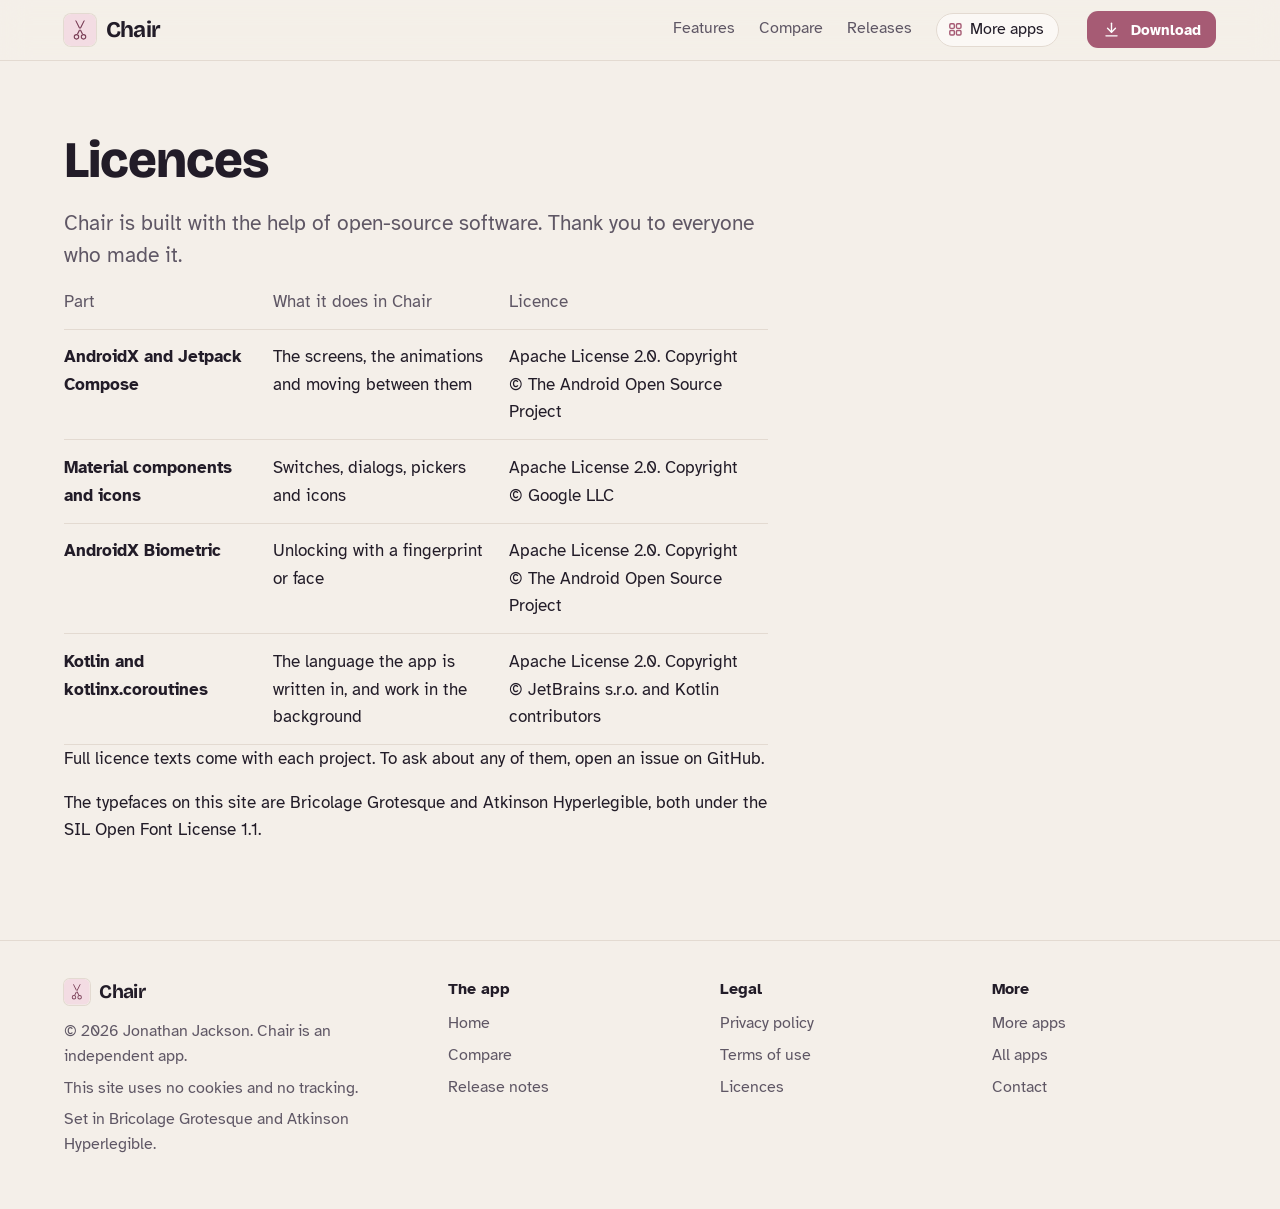
<file: licences.html>
<!DOCTYPE html>
<html lang="en-GB">
<head>
<meta charset="utf-8">
<meta name="viewport" content="width=device-width, initial-scale=1">
<title>Chair licences</title>
<meta name="description" content="The open-source parts inside Chair and their licences.">
<meta name="author" content="Jonathan Jackson">
<link rel="canonical" href="https://customgpter.github.io/chair/licences.html">
<meta name="theme-color" content="#f4efe9" media="(prefers-color-scheme: light)">
<meta name="theme-color" content="#17141b" media="(prefers-color-scheme: dark)">
<meta property="og:type" content="website">
<meta property="og:site_name" content="Chair">
<meta property="og:title" content="Chair licences">
<meta property="og:description" content="The open-source parts inside Chair and their licences.">
<meta property="og:url" content="https://customgpter.github.io/chair/licences.html">
<meta property="og:image" content="https://customgpter.github.io/chair/assets/og.png">
<meta property="og:image:width" content="1200">
<meta property="og:image:height" content="630">
<meta property="og:image:alt" content="Chair&#x27;s day view with each stylist side by side">
<meta property="og:locale" content="en_GB">
<meta name="twitter:card" content="summary_large_image">
<link rel="icon" href="./assets/favicon.svg" type="image/svg+xml">
<link rel="apple-touch-icon" href="./assets/apple-touch-icon.png">
<link rel="preload" href="./assets/fonts/bricolage-grotesque-latin.woff2" as="font" type="font/woff2" crossorigin>
<link rel="preload" href="./assets/fonts/atkinson-hyperlegible-latin-400-normal.woff2" as="font" type="font/woff2" crossorigin>
<link rel="stylesheet" href="./assets/site.css?v=1">
<link rel="stylesheet" href="./assets/house.css?v=1">
<link rel="stylesheet" href="./assets/apps-list.css?v=1">
<script src="./assets/apps-list.js?v=1" defer></script>
</head>
<body>
<a class="skip" href="#main">Skip to content</a>
<header class="masthead">
<div class="wrap">
<a class="brand" href="./" aria-label="Chair home"><svg viewBox="0 0 108 108" aria-hidden="true"><rect width="108" height="108" rx="24" fill="#F3DCE3"/><g transform="translate(54 54) scale(1.25) translate(-54 -52)"><path fill="#7A3F57" fill-rule="evenodd" d="M37 70.5a7.5 7.5 0 1 0 15 0a7.5 7.5 0 1 0-15 0zM40 70.5a4.5 4.5 0 1 0 9 0a4.5 4.5 0 1 0-9 0zM56 70.5a7.5 7.5 0 1 0 15 0a7.5 7.5 0 1 0-15 0zM59 70.5a4.5 4.5 0 1 0 9 0a4.5 4.5 0 1 0-9 0z"/><path fill="#7A3F57" d="M45.2 63.6 49.6 62.2 67.4 25.6 63.6 27.2zM62.8 63.6 58.4 62.2 40.6 25.6 44.4 27.2z"/><circle cx="54" cy="49.8" r="1.8" fill="#F3DCE3"/></g></svg><span>Chair</span></a>
<nav aria-label="Main"><ul><li><a href="./#features">Features</a></li><li><a href="./compare.html">Compare</a></li><li><a href="./releases.html">Releases</a></li><li><a class="more-apps" href="./more-apps.html"><svg class="ico" viewBox="0 0 24 24" aria-hidden="true"><rect x="4" y="4" width="6.5" height="6.5" rx="1.6"/><rect x="13.5" y="4" width="6.5" height="6.5" rx="1.6"/><rect x="4" y="13.5" width="6.5" height="6.5" rx="1.6"/><rect x="13.5" y="13.5" width="6.5" height="6.5" rx="1.6"/></svg>More apps</a></li></ul></nav>
<a class="button small" href="https://github.com/CustomGPTer/chair/releases/latest/download/Chair.apk"><svg class="ico" viewBox="0 0 24 24" aria-hidden="true"><path d="M12 4v11"/><path d="M7 10.5l5 5 5-5"/><path d="M5 20h14"/></svg>Download</a>
</div>
</header>
<main id="main" class="doc">
<div class="wrap">
<div class="measure">
<h1>Licences</h1>
<p class="lede">Chair is built with the help of open-source software. Thank you to everyone who made it.</p>
<div class="scroll"><table><thead><tr><th scope="col">Part</th><th scope="col">What it does in Chair</th><th scope="col">Licence</th></tr></thead><tbody><tr><th scope="row">AndroidX and Jetpack Compose</th><td>The screens, the animations and moving between them</td><td>Apache License 2.0. Copyright &copy; The Android Open Source Project</td></tr><tr><th scope="row">Material components and icons</th><td>Switches, dialogs, pickers and icons</td><td>Apache License 2.0. Copyright &copy; Google LLC</td></tr><tr><th scope="row">AndroidX Biometric</th><td>Unlocking with a fingerprint or face</td><td>Apache License 2.0. Copyright &copy; The Android Open Source Project</td></tr><tr><th scope="row">Kotlin and kotlinx.coroutines</th><td>The language the app is written in, and work in the background</td><td>Apache License 2.0. Copyright &copy; JetBrains s.r.o. and Kotlin contributors</td></tr></tbody></table></div>
<p>Full licence texts come with each project. To ask about any of them, open an issue on GitHub.</p>
<p>The typefaces on this site are Bricolage Grotesque and Atkinson Hyperlegible, both under the SIL Open Font License 1.1.</p>
</div>
</div>
</main>
<footer class="colophon">
<div class="wrap">
<div>
<a class="brand" href="./" aria-label="Chair home"><svg viewBox="0 0 108 108" aria-hidden="true"><rect width="108" height="108" rx="24" fill="#F3DCE3"/><g transform="translate(54 54) scale(1.25) translate(-54 -52)"><path fill="#7A3F57" fill-rule="evenodd" d="M37 70.5a7.5 7.5 0 1 0 15 0a7.5 7.5 0 1 0-15 0zM40 70.5a4.5 4.5 0 1 0 9 0a4.5 4.5 0 1 0-9 0zM56 70.5a7.5 7.5 0 1 0 15 0a7.5 7.5 0 1 0-15 0zM59 70.5a4.5 4.5 0 1 0 9 0a4.5 4.5 0 1 0-9 0z"/><path fill="#7A3F57" d="M45.2 63.6 49.6 62.2 67.4 25.6 63.6 27.2zM62.8 63.6 58.4 62.2 40.6 25.6 44.4 27.2z"/><circle cx="54" cy="49.8" r="1.8" fill="#F3DCE3"/></g></svg><span>Chair</span></a>
<p>&copy; 2026 Jonathan Jackson. Chair is an independent app.</p>
<p>This site uses no cookies and no tracking.</p>
<p>Set in Bricolage Grotesque and Atkinson Hyperlegible.</p>
</div>
<nav aria-label="The app"><h2>The app</h2><ul>
<li><a href="./">Home</a></li>
<li><a href="./compare.html">Compare</a></li>
<li><a href="./releases.html">Release notes</a></li>

</ul></nav>
<nav aria-label="Legal"><h2>Legal</h2><ul>
<li><a href="./privacy.html">Privacy policy</a></li>
<li><a href="./terms.html">Terms of use</a></li>
<li><a href="./licences.html">Licences</a></li>
</ul></nav>
<nav aria-label="More"><h2>More</h2><ul>
<li><a href="./more-apps.html">More apps</a></li>
<li><a href="https://customgpter.github.io/">All apps</a></li>
<li><a href="https://github.com/CustomGPTer/chair/issues">Contact</a></li>
</ul></nav>
</div>
</footer>
</body>
</html>
</file>
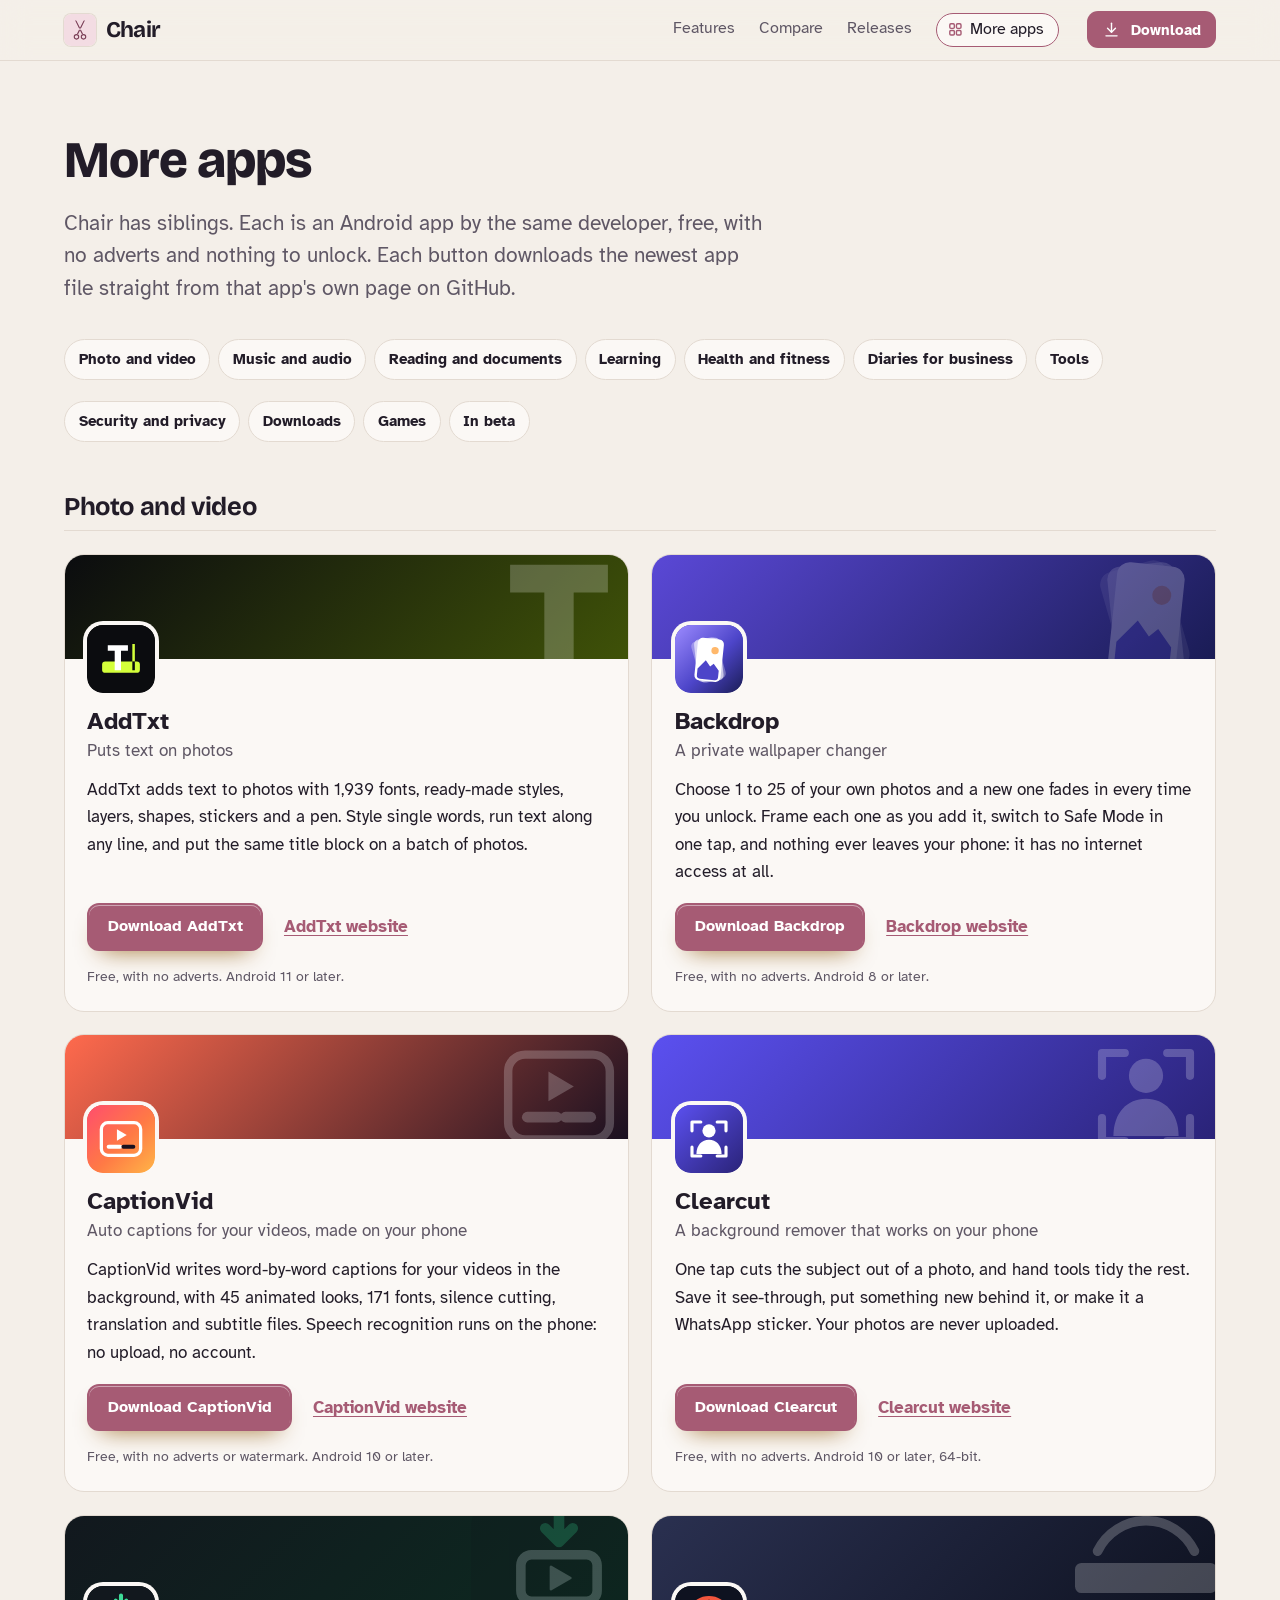
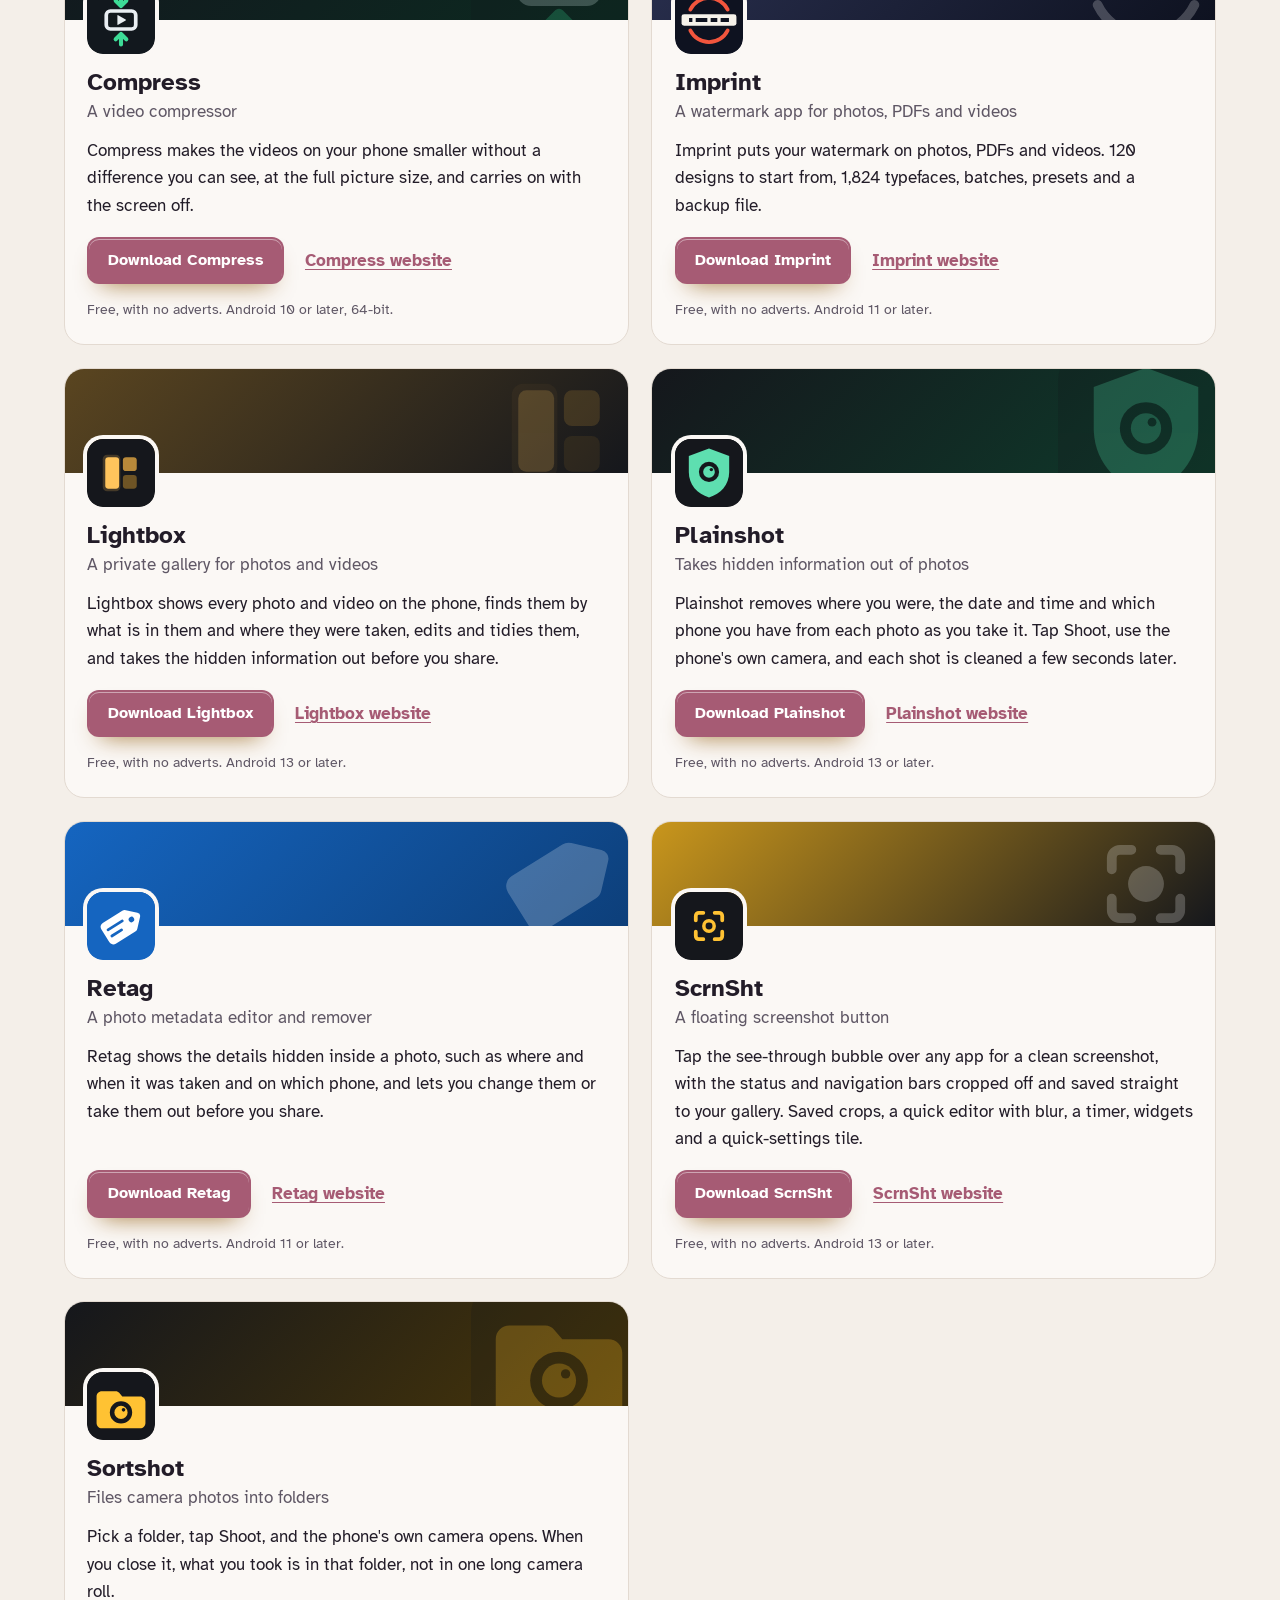
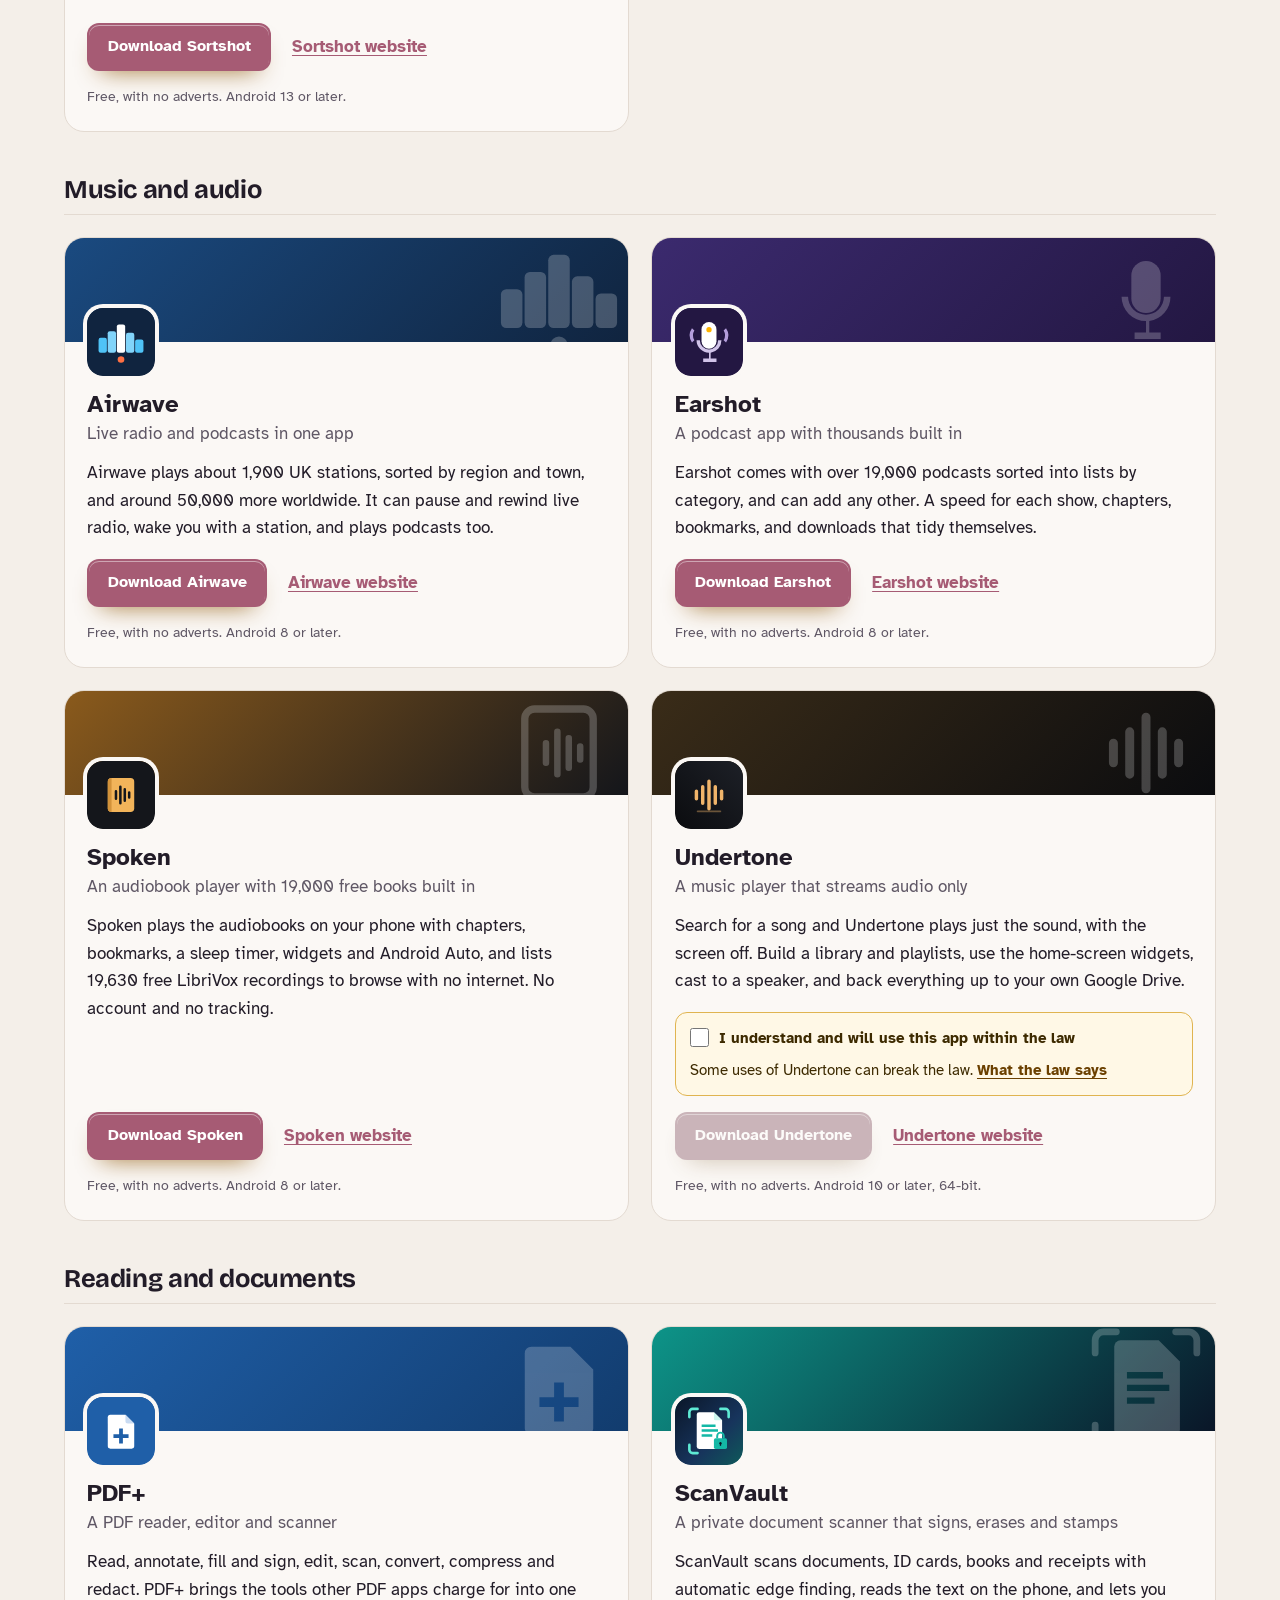
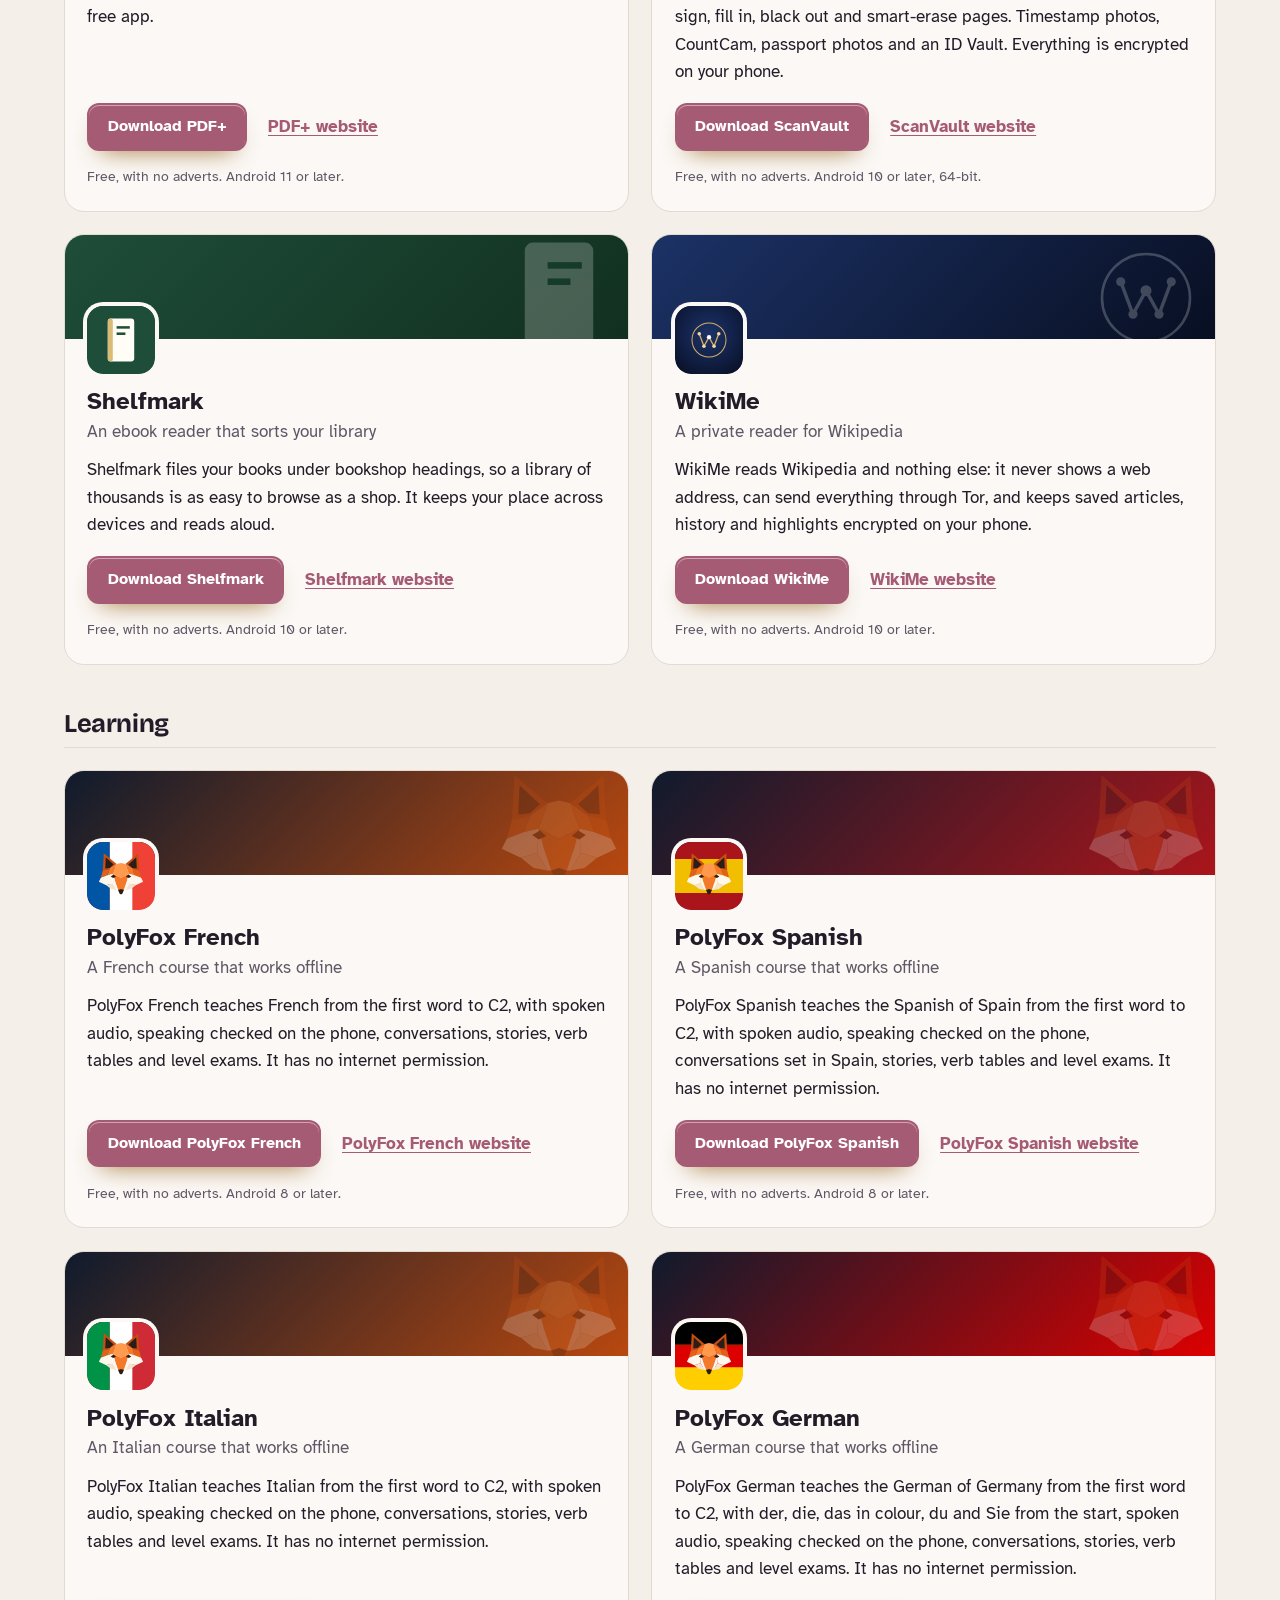
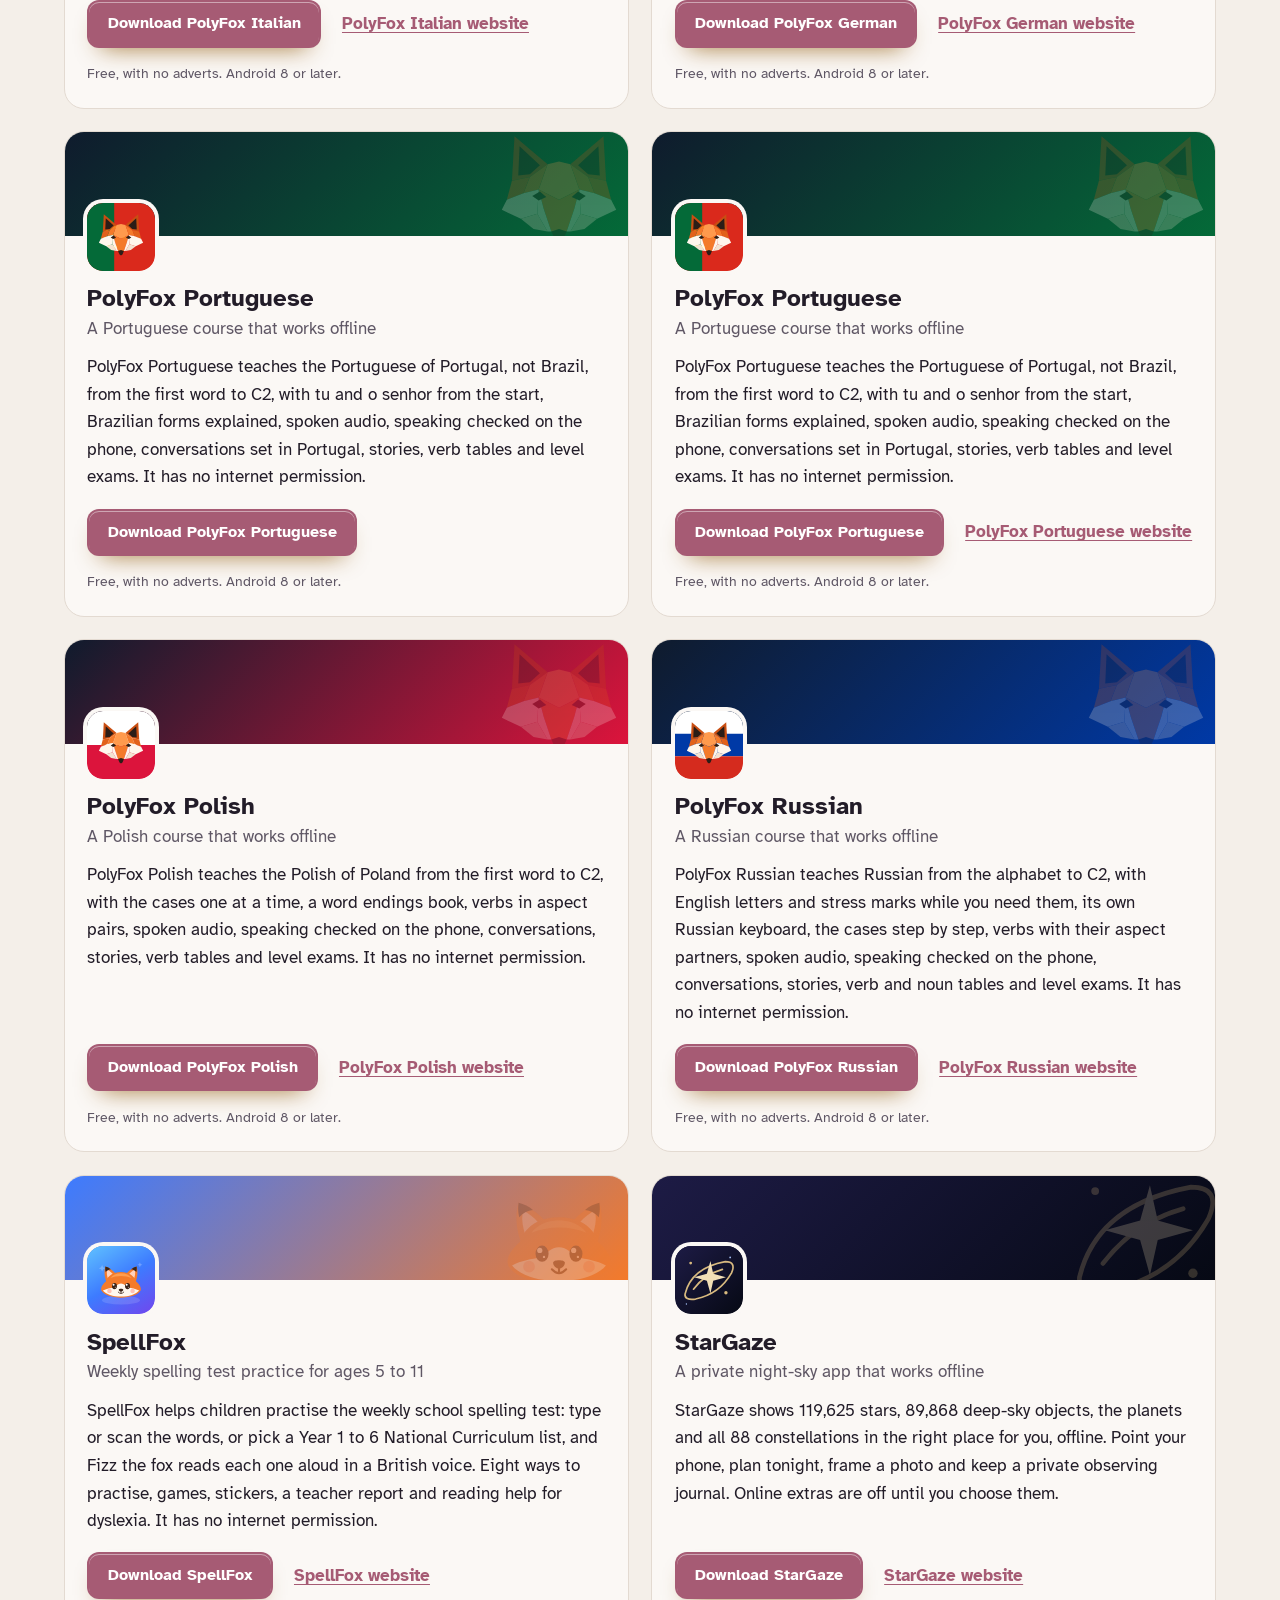
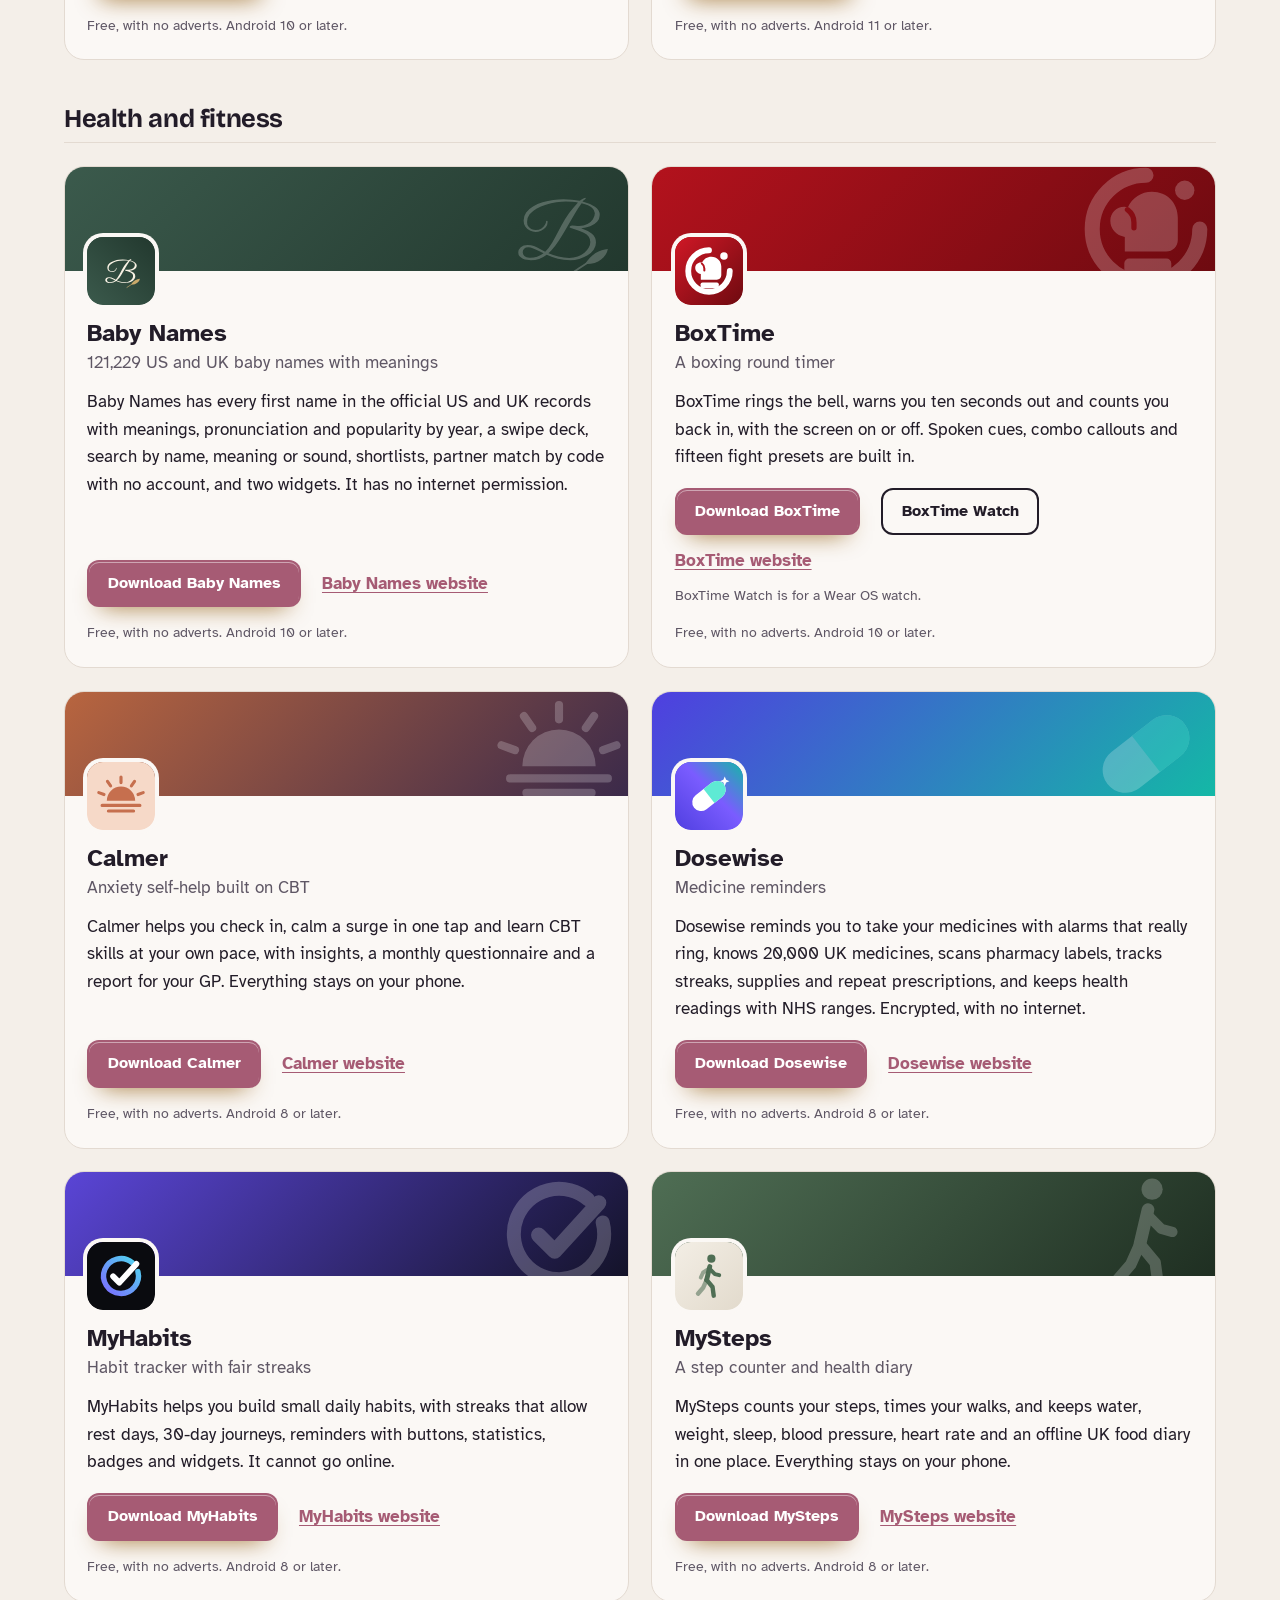
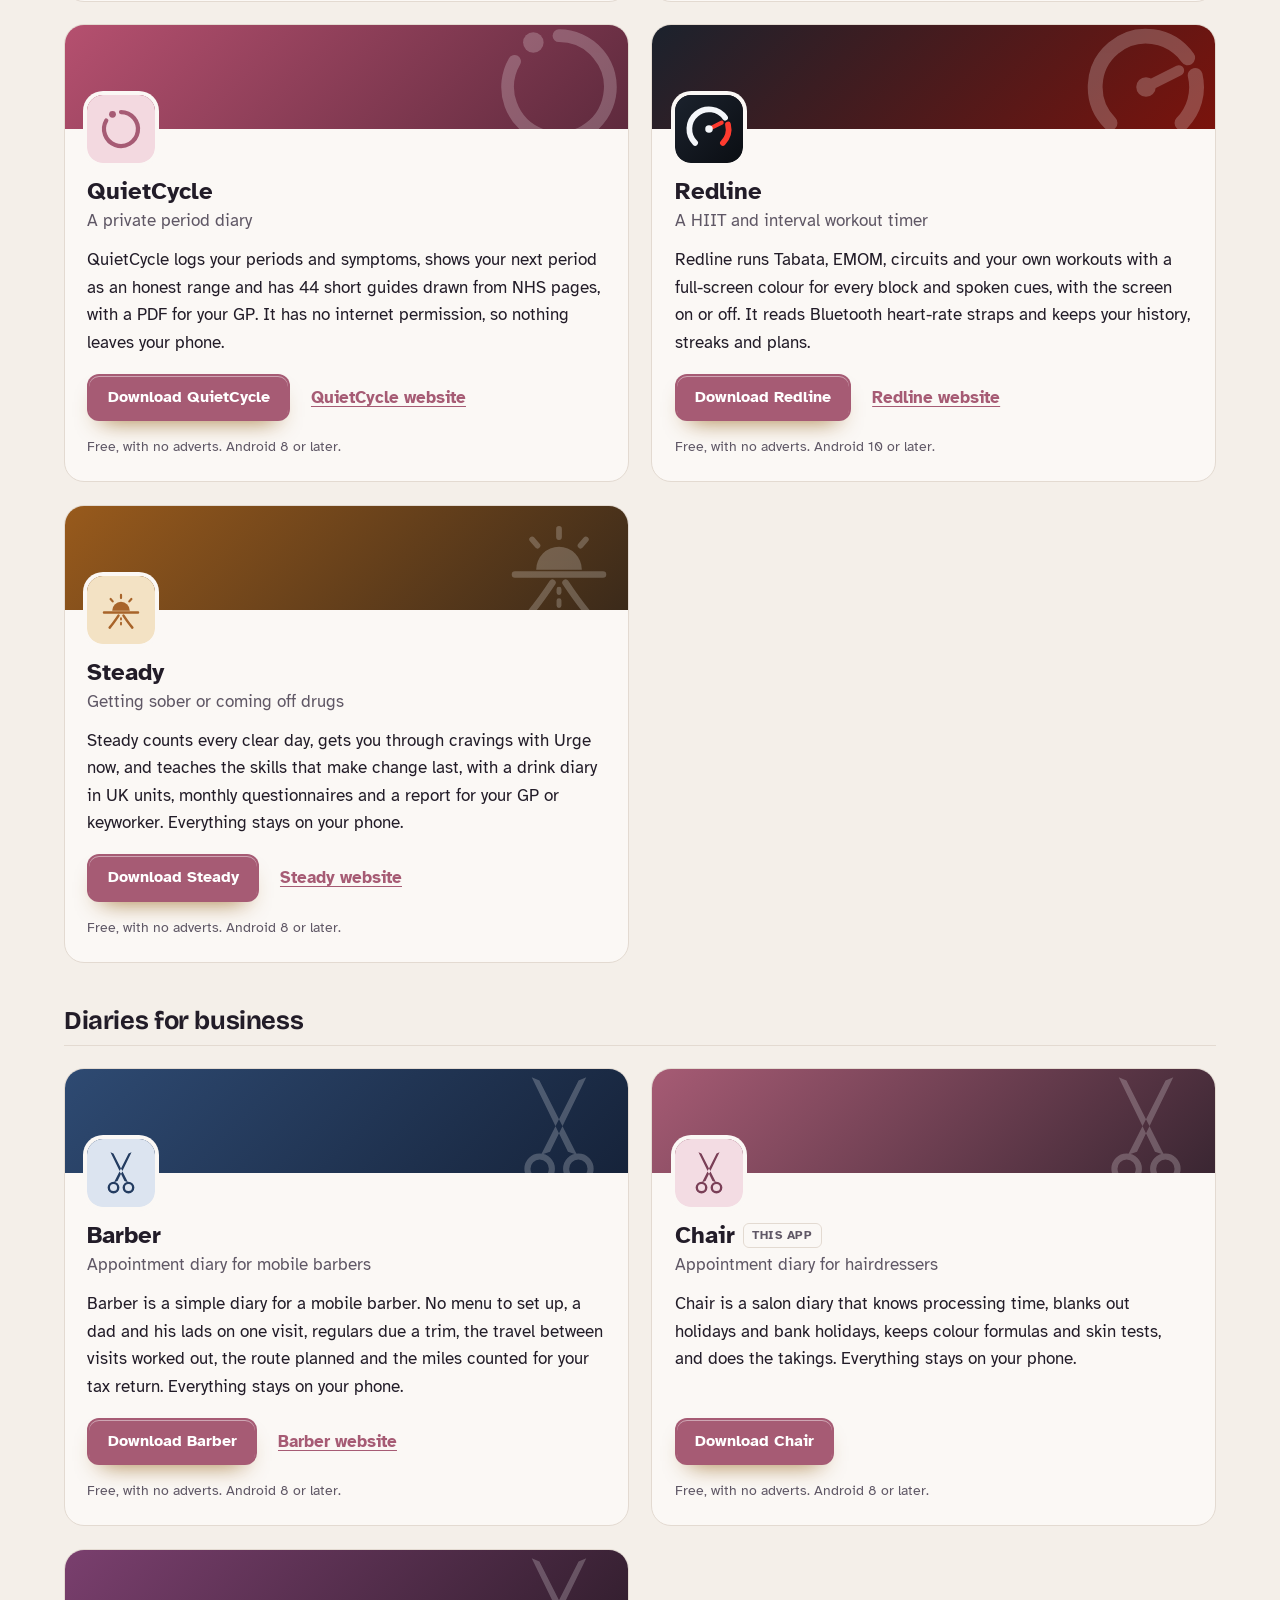
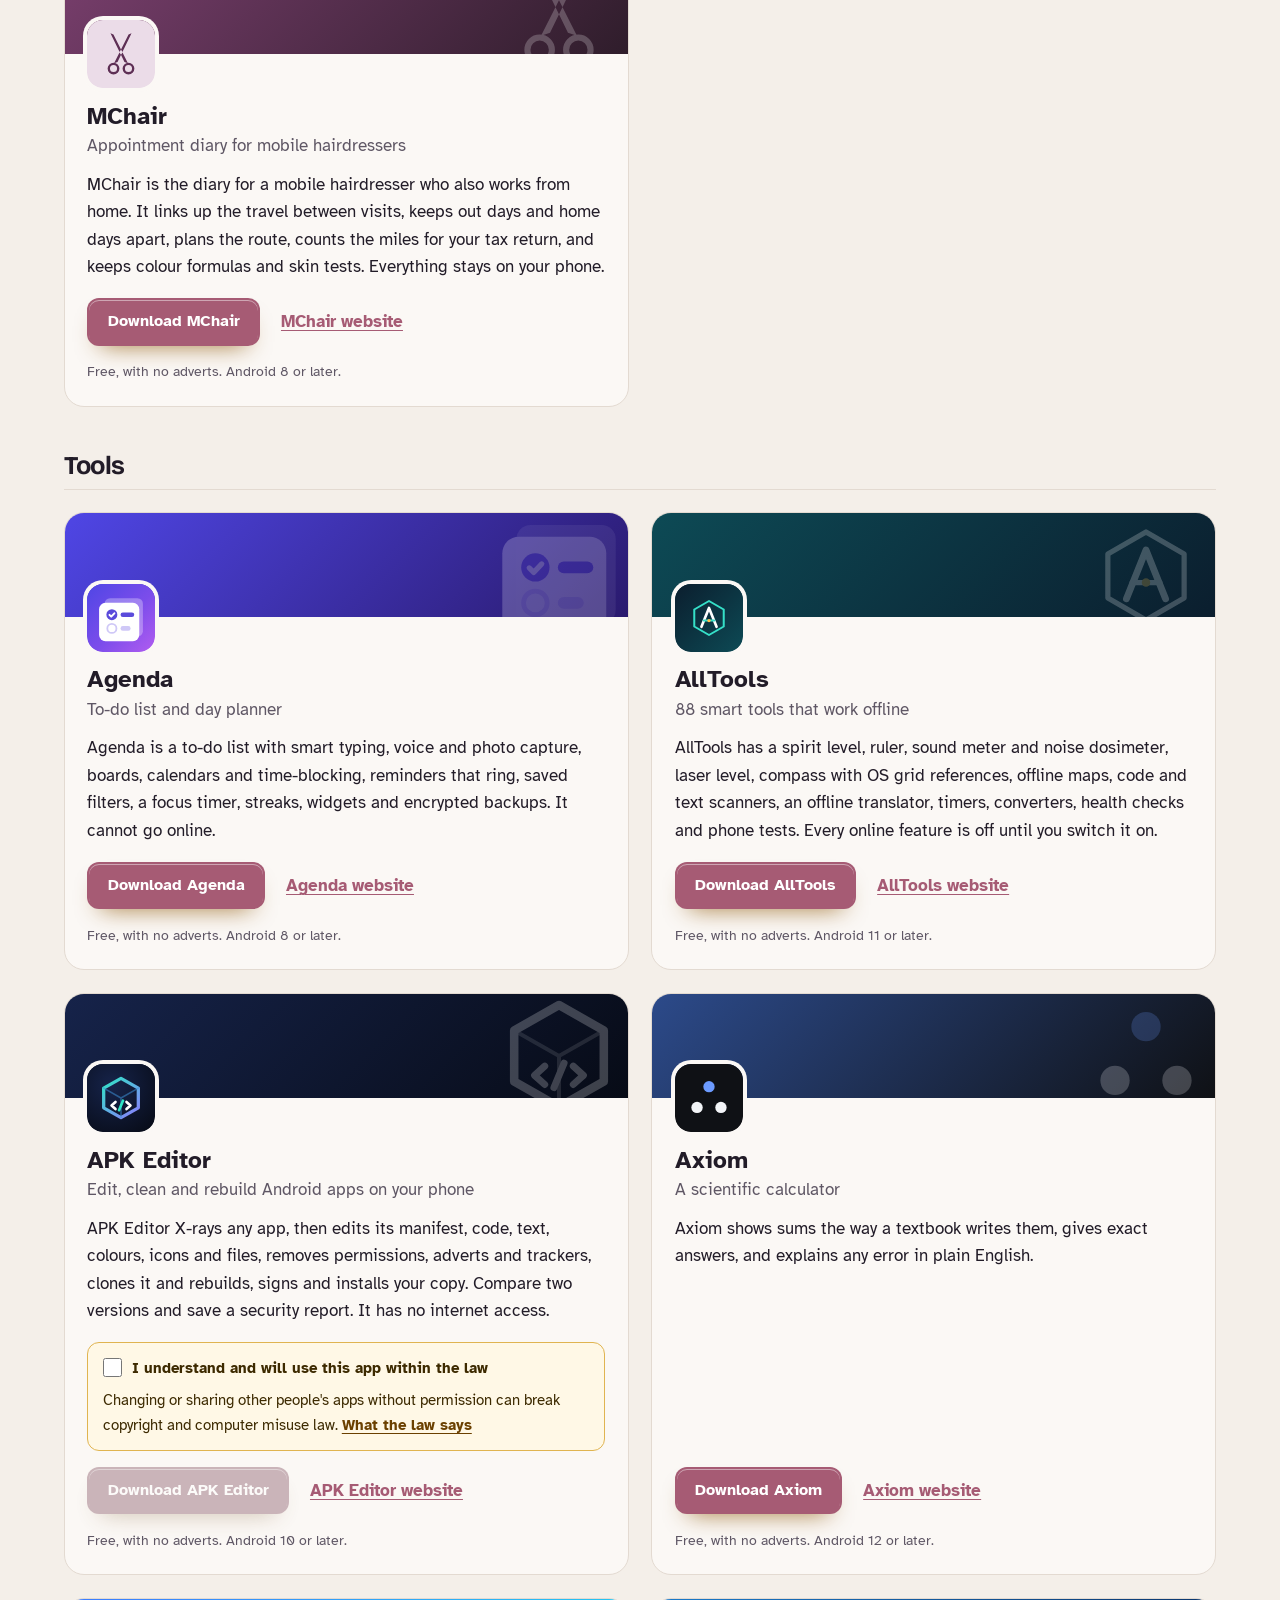
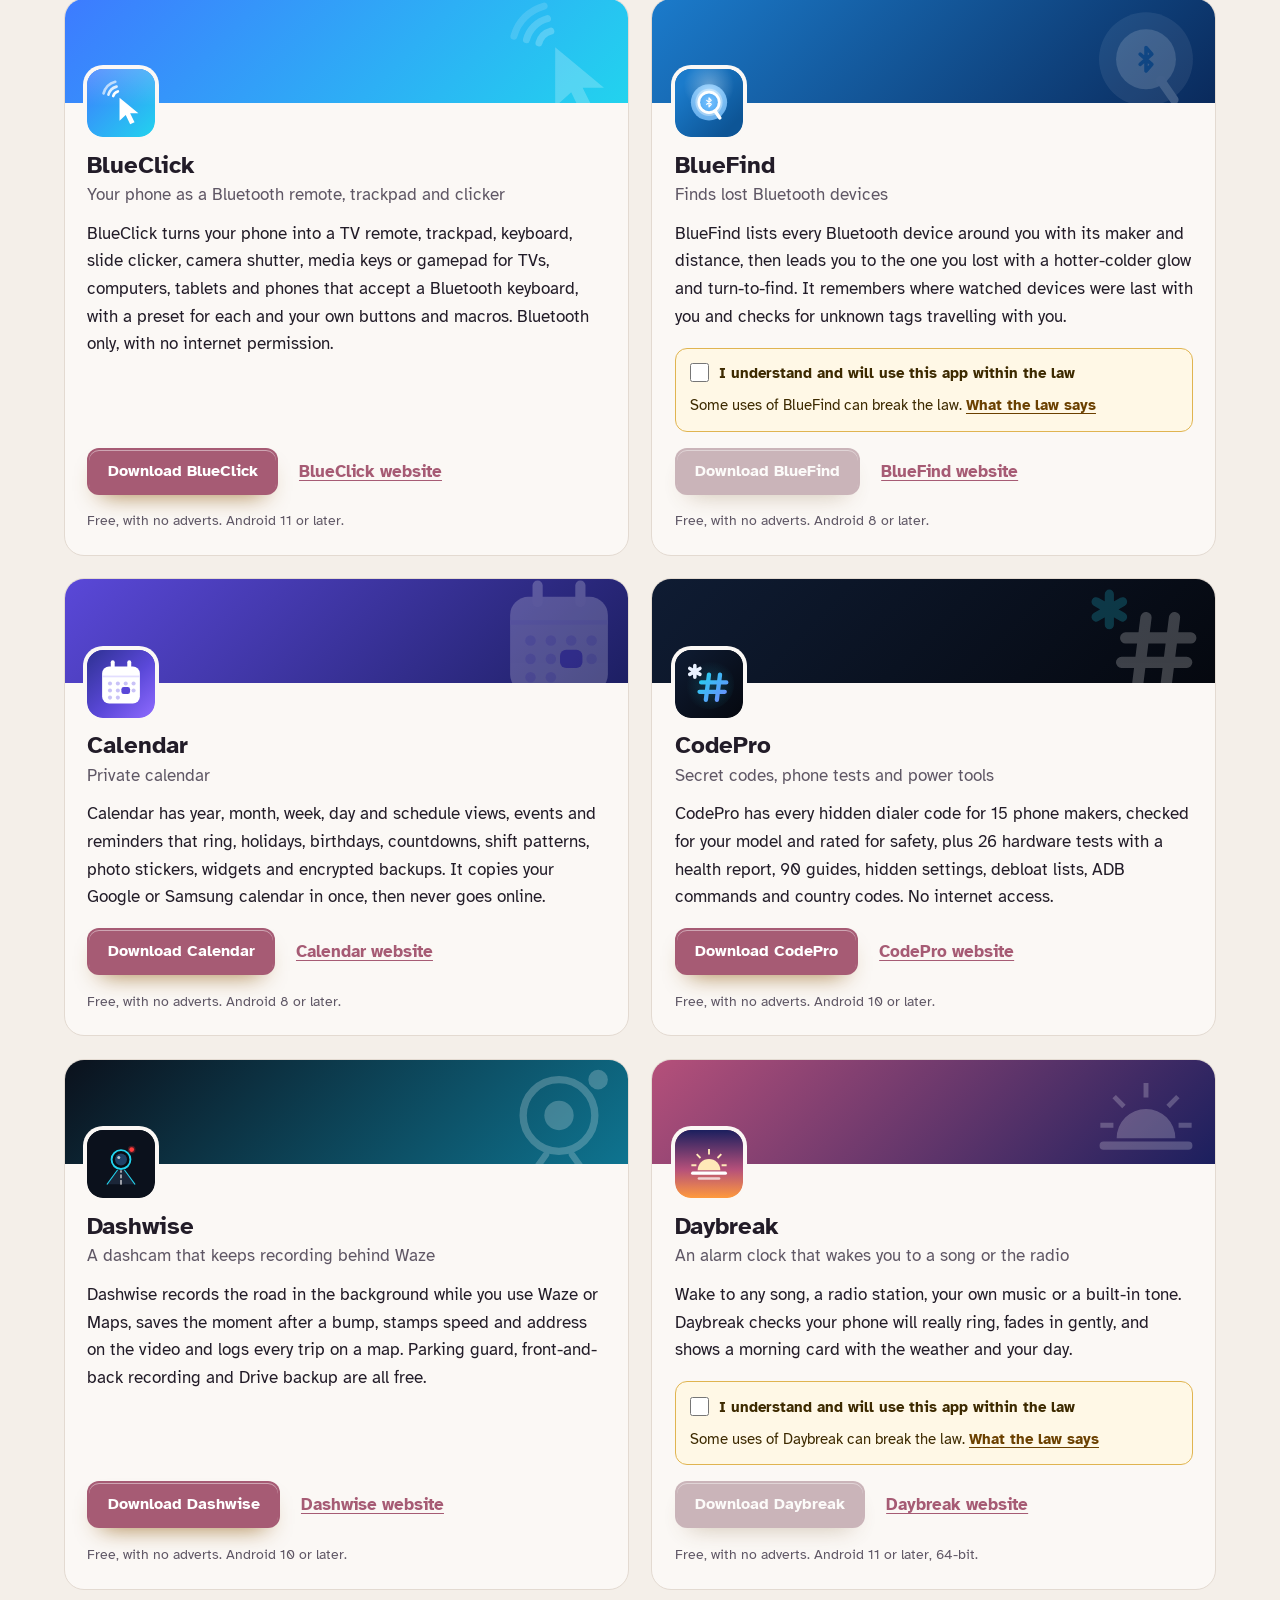
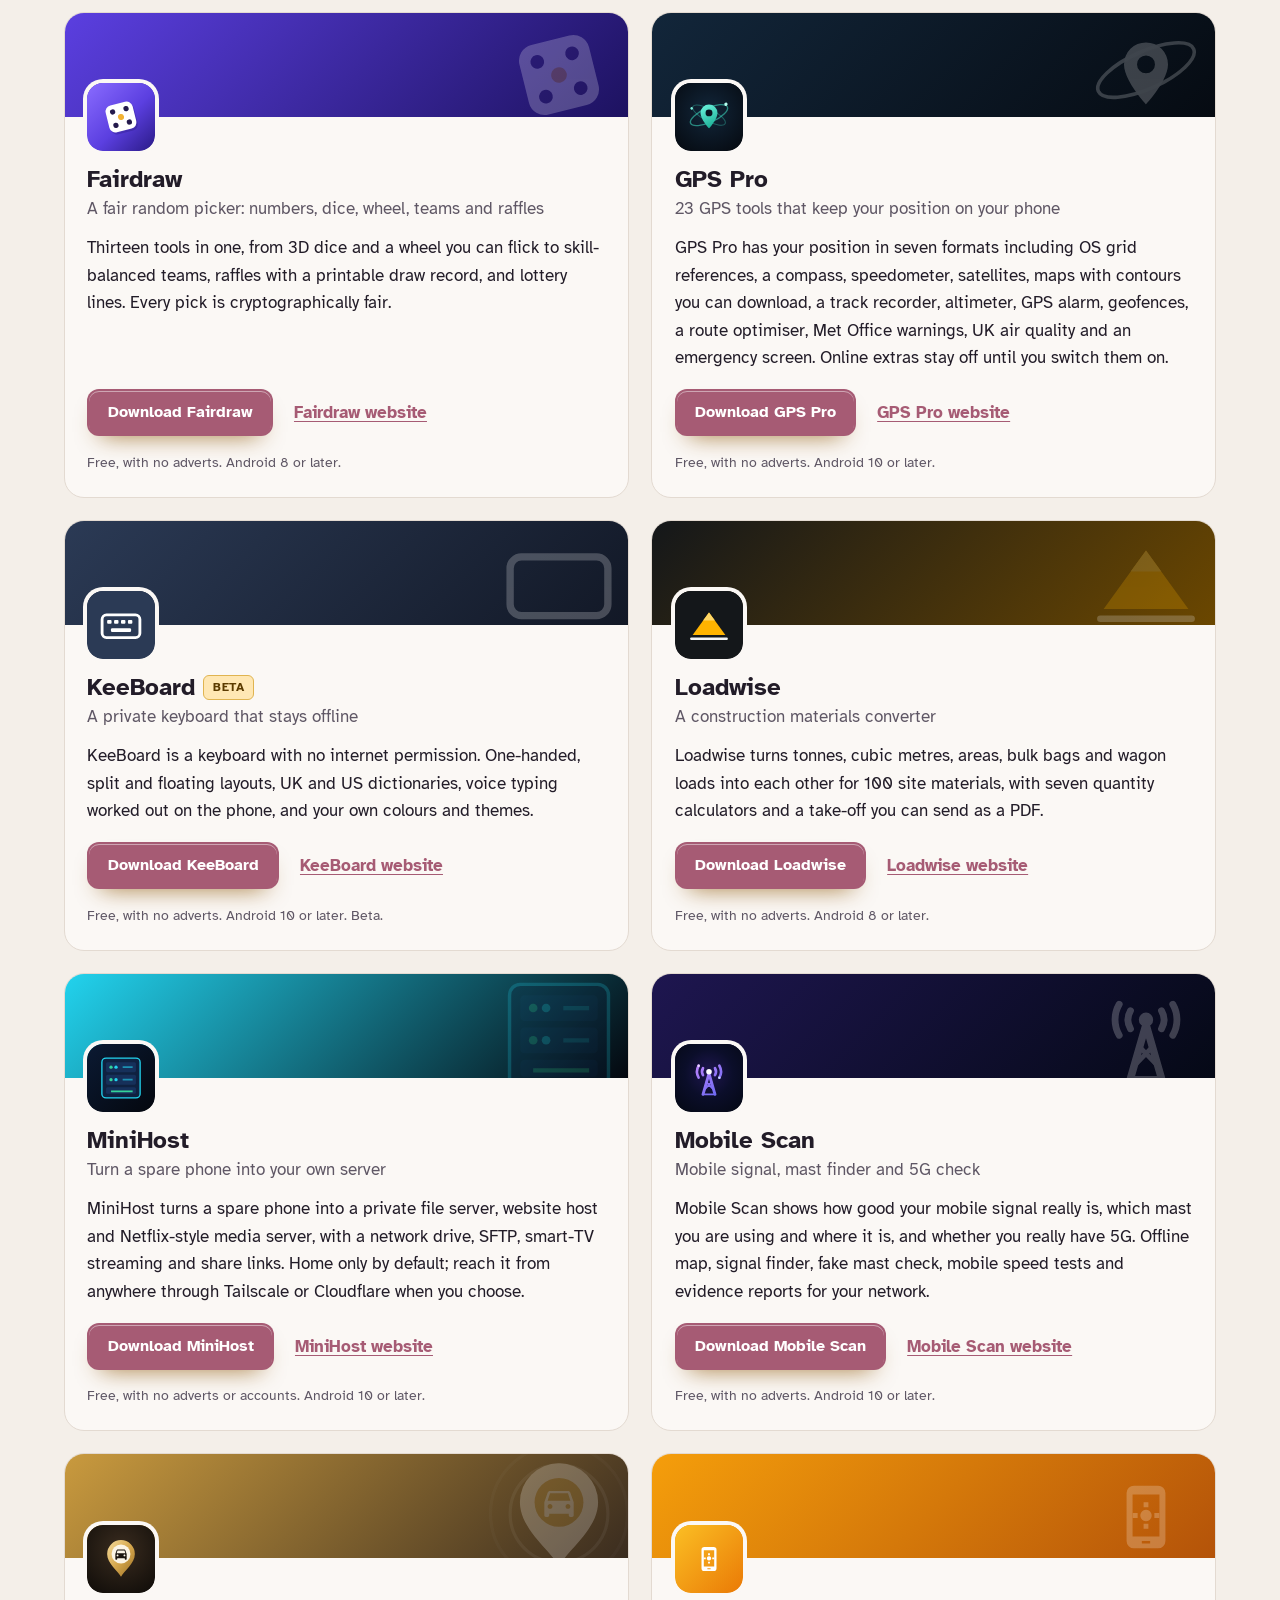
<file: more-apps.html>
<!DOCTYPE html>
<html lang="en-GB">
<head>
<meta charset="utf-8">
<meta name="viewport" content="width=device-width, initial-scale=1">
<title>More free Android apps from the maker of Chair</title>
<meta name="description" content="All 99 free Android apps from the maker of Chair, in one list by category, each with its download and a link to its website.">
<meta name="author" content="Jonathan Jackson">
<link rel="canonical" href="https://customgpter.github.io/chair/more-apps.html">
<meta name="theme-color" content="#f4efe9" media="(prefers-color-scheme: light)">
<meta name="theme-color" content="#17141b" media="(prefers-color-scheme: dark)">
<meta property="og:type" content="website">
<meta property="og:site_name" content="Chair">
<meta property="og:title" content="More free Android apps from the maker of Chair">
<meta property="og:description" content="All 99 free Android apps from the maker of Chair, in one list by category, each with its download and a link to its website.">
<meta property="og:url" content="https://customgpter.github.io/chair/more-apps.html">
<meta property="og:image" content="https://customgpter.github.io/chair/assets/og.png">
<meta property="og:image:width" content="1200">
<meta property="og:image:height" content="630">
<meta property="og:image:alt" content="Chair&#x27;s day view with each stylist side by side">
<meta property="og:locale" content="en_GB">
<meta name="twitter:card" content="summary_large_image">
<link rel="icon" href="./assets/favicon.svg" type="image/svg+xml">
<link rel="apple-touch-icon" href="./assets/apple-touch-icon.png">
<link rel="preload" href="./assets/fonts/bricolage-grotesque-latin.woff2" as="font" type="font/woff2" crossorigin>
<link rel="preload" href="./assets/fonts/atkinson-hyperlegible-latin-400-normal.woff2" as="font" type="font/woff2" crossorigin>
<link rel="stylesheet" href="./assets/site.css?v=1">
<link rel="stylesheet" href="./assets/house.css?v=1">
<script type="application/ld+json">{"@context":"https://schema.org","@type":"ItemList","name":"Apps from the maker of Chair","url":"https://customgpter.github.io/chair/more-apps.html","itemListElement":[{"@type":"ListItem","position":1,"name":"AddTxt","url":"https://customgpter.github.io/addtxt/"},{"@type":"ListItem","position":2,"name":"Backdrop","url":"https://customgpter.github.io/backdrop/"},{"@type":"ListItem","position":3,"name":"CaptionVid","url":"https://customgpter.github.io/captionvid/"},{"@type":"ListItem","position":4,"name":"Clearcut","url":"https://customgpter.github.io/clearcut/"},{"@type":"ListItem","position":5,"name":"Compress","url":"https://customgpter.github.io/compress/"},{"@type":"ListItem","position":6,"name":"Imprint","url":"https://customgpter.github.io/imprint/"},{"@type":"ListItem","position":7,"name":"Lightbox","url":"https://customgpter.github.io/lightbox/"},{"@type":"ListItem","position":8,"name":"Plainshot","url":"https://customgpter.github.io/plainshot/"},{"@type":"ListItem","position":9,"name":"Retag","url":"https://customgpter.github.io/retag/"},{"@type":"ListItem","position":10,"name":"ScrnSht","url":"https://customgpter.github.io/scrnsht/"},{"@type":"ListItem","position":11,"name":"Sortshot","url":"https://customgpter.github.io/sortshot/"},{"@type":"ListItem","position":12,"name":"Airwave","url":"https://customgpter.github.io/airwave/"},{"@type":"ListItem","position":13,"name":"Earshot","url":"https://customgpter.github.io/earshot/"},{"@type":"ListItem","position":14,"name":"Spoken","url":"https://customgpter.github.io/spoken/"},{"@type":"ListItem","position":15,"name":"Undertone","url":"https://customgpter.github.io/undertone/"},{"@type":"ListItem","position":16,"name":"PDF+","url":"https://customgpter.github.io/pdfplus/"},{"@type":"ListItem","position":17,"name":"ScanVault","url":"https://customgpter.github.io/scanvault/"},{"@type":"ListItem","position":18,"name":"Shelfmark","url":"https://customgpter.github.io/shelfmark/"},{"@type":"ListItem","position":19,"name":"WikiMe","url":"https://customgpter.github.io/wikime/"},{"@type":"ListItem","position":20,"name":"PolyFox French","url":"https://customgpter.github.io/polyfox/"},{"@type":"ListItem","position":21,"name":"PolyFox German","url":"https://customgpter.github.io/polyfox-german/"},{"@type":"ListItem","position":22,"name":"PolyFox Portuguese","url":"https://customgpter.github.io/polyfox-portuguese/"},{"@type":"ListItem","position":23,"name":"PolyFox Polish","url":"https://customgpter.github.io/polyfox-polish/"},{"@type":"ListItem","position":24,"name":"PolyFox Russian","url":"https://customgpter.github.io/polyfox-russian/"},{"@type":"ListItem","position":25,"name":"SpellFox","url":"https://customgpter.github.io/spellfox/"},{"@type":"ListItem","position":26,"name":"StarGaze","url":"https://customgpter.github.io/stargaze/"},{"@type":"ListItem","position":27,"name":"Baby Names","url":"https://customgpter.github.io/babynames/"},{"@type":"ListItem","position":28,"name":"BoxTime","url":"https://customgpter.github.io/boxtime/"},{"@type":"ListItem","position":29,"name":"Calmer","url":"https://customgpter.github.io/calmer/"},{"@type":"ListItem","position":30,"name":"Dosewise","url":"https://customgpter.github.io/dosewise/"},{"@type":"ListItem","position":31,"name":"MyHabits","url":"https://customgpter.github.io/myhabits/"},{"@type":"ListItem","position":32,"name":"MySteps","url":"https://customgpter.github.io/mysteps/"},{"@type":"ListItem","position":33,"name":"QuietCycle","url":"https://customgpter.github.io/quietcycle/"},{"@type":"ListItem","position":34,"name":"Redline","url":"https://customgpter.github.io/redline/"},{"@type":"ListItem","position":35,"name":"Steady","url":"https://customgpter.github.io/steady/"},{"@type":"ListItem","position":36,"name":"Barber","url":"https://customgpter.github.io/barber/"},{"@type":"ListItem","position":37,"name":"Chair","url":"https://customgpter.github.io/chair/"},{"@type":"ListItem","position":38,"name":"MChair","url":"https://customgpter.github.io/mchair/"},{"@type":"ListItem","position":39,"name":"Agenda","url":"https://customgpter.github.io/agenda/"},{"@type":"ListItem","position":40,"name":"AllTools","url":"https://customgpter.github.io/alltools/"},{"@type":"ListItem","position":41,"name":"APK Editor","url":"https://customgpter.github.io/apkeditor/"},{"@type":"ListItem","position":42,"name":"Axiom","url":"https://customgpter.github.io/axiom/"},{"@type":"ListItem","position":43,"name":"BlueClick","url":"https://customgpter.github.io/blueclick/"},{"@type":"ListItem","position":44,"name":"BlueFind","url":"https://customgpter.github.io/bluefind/"},{"@type":"ListItem","position":45,"name":"Calendar","url":"https://customgpter.github.io/calendar/"},{"@type":"ListItem","position":46,"name":"CodePro","url":"https://customgpter.github.io/codepro/"},{"@type":"ListItem","position":47,"name":"Dashwise","url":"https://customgpter.github.io/dashwise/"},{"@type":"ListItem","position":48,"name":"Daybreak","url":"https://customgpter.github.io/daybreak/"},{"@type":"ListItem","position":49,"name":"Fairdraw","url":"https://customgpter.github.io/fairdraw/"},{"@type":"ListItem","position":50,"name":"GPS Pro","url":"https://customgpter.github.io/gpspro/"},{"@type":"ListItem","position":51,"name":"KeeBoard","url":"https://customgpter.github.io/keeboard/"},{"@type":"ListItem","position":52,"name":"Loadwise","url":"https://customgpter.github.io/loadwise/"},{"@type":"ListItem","position":53,"name":"MiniHost","url":"https://customgpter.github.io/minihost/"},{"@type":"ListItem","position":54,"name":"Mobile Scan","url":"https://customgpter.github.io/mobilescan/"},{"@type":"ListItem","position":55,"name":"Parkwise","url":"https://customgpter.github.io/parkwise/"},{"@type":"ListItem","position":56,"name":"Pocketmind","url":"https://customgpter.github.io/pocketmind/"},{"@type":"ListItem","position":57,"name":"Refine","url":"https://customgpter.github.io/refine/"},{"@type":"ListItem","position":58,"name":"Shiftwise","url":"https://customgpter.github.io/shiftwise/"},{"@type":"ListItem","position":59,"name":"SimpleCalc","url":"https://customgpter.github.io/simplecalc/"},{"@type":"ListItem","position":60,"name":"Skyline","url":"https://customgpter.github.io/skyline/"},{"@type":"ListItem","position":61,"name":"Slipway","url":"https://customgpter.github.io/slipway/"},{"@type":"ListItem","position":62,"name":"Tagger","url":"https://customgpter.github.io/tagger/"},{"@type":"ListItem","position":63,"name":"TotalClean","url":"https://customgpter.github.io/totalclean/"},{"@type":"ListItem","position":64,"name":"TVLink","url":"https://customgpter.github.io/tvlink/"},{"@type":"ListItem","position":65,"name":"Unbox","url":"https://customgpter.github.io/unbox/"},{"@type":"ListItem","position":66,"name":"WhatsKeep","url":"https://customgpter.github.io/whatskeep/"},{"@type":"ListItem","position":67,"name":"WiFi Scan","url":"https://customgpter.github.io/wifiscan/"},{"@type":"ListItem","position":68,"name":"Auditly","url":"https://customgpter.github.io/auditly/"},{"@type":"ListItem","position":69,"name":"Backchannel","url":"https://customgpter.github.io/backchannel/"},{"@type":"ListItem","position":70,"name":"ENotes","url":"https://customgpter.github.io/enotes/"},{"@type":"ListItem","position":71,"name":"FindMe","url":"https://customgpter.github.io/findme/"},{"@type":"ListItem","position":72,"name":"iLock","url":"https://customgpter.github.io/ilock/"},{"@type":"ListItem","position":73,"name":"ImSafe","url":"https://customgpter.github.io/imsafe/"},{"@type":"ListItem","position":74,"name":"IShred","url":"https://customgpter.github.io/ishred/"},{"@type":"ListItem","position":75,"name":"LockBox","url":"https://customgpter.github.io/lockbox/"},{"@type":"ListItem","position":76,"name":"PassVault","url":"https://customgpter.github.io/passvault/"},{"@type":"ListItem","position":77,"name":"SpyFind","url":"https://customgpter.github.io/spyfind/"},{"@type":"ListItem","position":78,"name":"TextWipe","url":"https://customgpter.github.io/textwipe/"},{"@type":"ListItem","position":79,"name":"Tracewire","url":"https://customgpter.github.io/tracewire/"},{"@type":"ListItem","position":80,"name":"Vigil","url":"https://customgpter.github.io/vigil/"},{"@type":"ListItem","position":81,"name":"Grab","url":"https://customgpter.github.io/grab/"},{"@type":"ListItem","position":82,"name":"Swarm","url":"https://customgpter.github.io/swarm/"},{"@type":"ListItem","position":83,"name":"Plane Games","url":"https://customgpter.github.io/plane-games/"},{"@type":"ListItem","position":84,"name":"Ninefold","url":"https://customgpter.github.io/ninefold/"},{"@type":"ListItem","position":85,"name":"Cubewise","url":"https://customgpter.github.io/cubewise/"},{"@type":"ListItem","position":86,"name":"Tilewise","url":"https://customgpter.github.io/tilewise/"},{"@type":"ListItem","position":87,"name":"Letterwise","url":"https://customgpter.github.io/letterwise/"},{"@type":"ListItem","position":88,"name":"Kingside","url":"https://customgpter.github.io/kingside/"},{"@type":"ListItem","position":89,"name":"Deckhand","url":"https://customgpter.github.io/deckhand/"},{"@type":"ListItem","position":90,"name":"SNESForge","url":"https://customgpter.github.io/snesforge/"},{"@type":"ListItem","position":91,"name":"Fame Boy","url":"https://customgpter.github.io/fameboy/"},{"@type":"ListItem","position":92,"name":"PSPPro","url":"https://customgpter.github.io/psppro/"},{"@type":"ListItem","position":93,"name":"MegaGen","url":"https://customgpter.github.io/megagen/"},{"@type":"ListItem","position":94,"name":"QVR","url":"https://customgpter.github.io/qvr/"},{"@type":"ListItem","position":95,"name":"QVR Watch","url":"https://customgpter.github.io/qvr-watch/"},{"@type":"ListItem","position":96,"name":"QVRLite","url":"https://customgpter.github.io/qvrlite/"},{"@type":"ListItem","position":97,"name":"Onionz","url":"https://customgpter.github.io/onionz/"},{"@type":"ListItem","position":98,"name":"OnionzWeb","url":"https://customgpter.github.io/onionzweb/"}]}</script>
<link rel="stylesheet" href="./assets/apps-list.css?v=1">
<script src="./assets/apps-list.js?v=1" defer></script>
</head>
<body>
<a class="skip" href="#main">Skip to content</a>
<header class="masthead">
<div class="wrap">
<a class="brand" href="./" aria-label="Chair home"><svg viewBox="0 0 108 108" aria-hidden="true"><rect width="108" height="108" rx="24" fill="#F3DCE3"/><g transform="translate(54 54) scale(1.25) translate(-54 -52)"><path fill="#7A3F57" fill-rule="evenodd" d="M37 70.5a7.5 7.5 0 1 0 15 0a7.5 7.5 0 1 0-15 0zM40 70.5a4.5 4.5 0 1 0 9 0a4.5 4.5 0 1 0-9 0zM56 70.5a7.5 7.5 0 1 0 15 0a7.5 7.5 0 1 0-15 0zM59 70.5a4.5 4.5 0 1 0 9 0a4.5 4.5 0 1 0-9 0z"/><path fill="#7A3F57" d="M45.2 63.6 49.6 62.2 67.4 25.6 63.6 27.2zM62.8 63.6 58.4 62.2 40.6 25.6 44.4 27.2z"/><circle cx="54" cy="49.8" r="1.8" fill="#F3DCE3"/></g></svg><span>Chair</span></a>
<nav aria-label="Main"><ul><li><a href="./#features">Features</a></li><li><a href="./compare.html">Compare</a></li><li><a href="./releases.html">Releases</a></li><li><a class="more-apps" href="./more-apps.html" aria-current="page"><svg class="ico" viewBox="0 0 24 24" aria-hidden="true"><rect x="4" y="4" width="6.5" height="6.5" rx="1.6"/><rect x="13.5" y="4" width="6.5" height="6.5" rx="1.6"/><rect x="4" y="13.5" width="6.5" height="6.5" rx="1.6"/><rect x="13.5" y="13.5" width="6.5" height="6.5" rx="1.6"/></svg>More apps</a></li></ul></nav>
<a class="button small" href="https://github.com/CustomGPTer/chair/releases/latest/download/Chair.apk"><svg class="ico" viewBox="0 0 24 24" aria-hidden="true"><path d="M12 4v11"/><path d="M7 10.5l5 5 5-5"/><path d="M5 20h14"/></svg>Download</a>
</div>
</header>
<main id="main" class="doc">
<div class="wrap">
<div class="measure">
<h1>More apps</h1>
<p class="lede">Chair has siblings. Each is an Android app by the same developer, free, with no adverts and nothing to unlock. Each button downloads the newest app file straight from that app's own page on GitHub.</p>
</div>
<!-- apps:start -->
<nav class="mapps-jump" aria-label="App groups"><ul><li><a href="#apps-photo">Photo and video</a></li><li><a href="#apps-audio">Music and audio</a></li><li><a href="#apps-reading">Reading and documents</a></li><li><a href="#apps-learning">Learning</a></li><li><a href="#apps-health">Health and fitness</a></li><li><a href="#apps-diaries">Diaries for business</a></li><li><a href="#apps-tools">Tools</a></li><li><a href="#apps-security">Security and privacy</a></li><li><a href="#apps-downloads">Downloads</a></li><li><a href="#apps-games">Games</a></li><li><a href="#apps-testing">In beta</a></li></ul></nav>
<div class="mapps-group" role="group" aria-labelledby="apps-photo"><h2 class="mapps-cat" id="apps-photo">Photo and video</h2>
<ul class="mapps"><li class="mapp" style="--b:#0b0c0f;--b2:#3f5208"><div class="mapp-cover" aria-hidden="true"><svg viewBox="0 0 108 108"><path fill="#fff" d="M24 22h60v17H63v49H45V39H24z"/></svg></div><div class="mapp-body"><svg class="mapp-icon" viewBox="0 0 108 108" aria-hidden="true"><rect width="108" height="108" rx="24" fill="#0b0c0f"/><path fill="#d4ff3a" d="M29 58h50a5 5 0 0 1 5 5v8a5 5 0 0 1-5 5H29a5 5 0 0 1-5-5v-8a5 5 0 0 1 5-5z"/><path fill="#fff" d="M33 32h32v9H54v31H44V41H33z"/><path fill="#d4ff3a" d="M72 30h4v28h-4z"/><path fill="#0b0c0f" d="M72 58h4v14h-4z"/></svg><h3>AddTxt</h3><p class="mapp-kind">Puts text on photos</p><p class="mapp-say">AddTxt adds text to photos with 1,939 fonts, ready-made styles, layers, shapes, stickers and a pen. Style single words, run text along any line, and put the same title block on a batch of photos.</p><p class="mapp-go"><a class="button" href="https://github.com/CustomGPTer/addtxt/releases/latest/download/AddTxt.apk">Download AddTxt</a><a class="mapp-site" href="https://customgpter.github.io/addtxt/">AddTxt website</a></p><p class="mapp-needs">Free, with no adverts. Android 11 or later.</p></div></li>
<li class="mapp" style="--b:#5a48d6;--b2:#1a1c55"><div class="mapp-cover" aria-hidden="true"><svg viewBox="0 0 108 108"><g transform="translate(54 58) scale(1.3) translate(-54 -58)"><rect x="38" y="30" width="32" height="52" rx="6" fill="#fff" fill-opacity=".3" transform="rotate(-16 54 58)"/><rect x="38" y="30" width="32" height="52" rx="6" fill="#fff" fill-opacity=".6" transform="rotate(-6 54 58)"/><g transform="rotate(6 54 58)"><rect x="38" y="30" width="32" height="52" rx="6" fill="#fff"/><path d="M41 68l9-11 6 7 4-4 7 8v8a4 4 0 0 1-4 4H45a4 4 0 0 1-4-4z" fill="#4d45c9"/><circle cx="60" cy="44" r="4.5" fill="#FFB86B"/></g></g></svg></div><div class="mapp-body"><svg class="mapp-icon" viewBox="0 0 108 108" aria-hidden="true"><defs><linearGradient id="i-backdrop-mapp-cc" x1="0" y1="0" x2="1" y2="1"><stop offset="0" stop-color="#9c8bff"/><stop offset=".55" stop-color="#4d45c9"/><stop offset="1" stop-color="#1a1c55"/></linearGradient></defs><rect width="108" height="108" rx="24" fill="url(#i-backdrop-mapp-cc)"/><g transform="translate(54 58) scale(1.3) translate(-54 -58)"><rect x="38" y="30" width="32" height="52" rx="6" fill="#fff" fill-opacity=".3" transform="rotate(-16 54 58)"/><rect x="38" y="30" width="32" height="52" rx="6" fill="#fff" fill-opacity=".6" transform="rotate(-6 54 58)"/><g transform="rotate(6 54 58)"><rect x="38" y="30" width="32" height="52" rx="6" fill="#fff"/><path d="M41 68l9-11 6 7 4-4 7 8v8a4 4 0 0 1-4 4H45a4 4 0 0 1-4-4z" fill="#4d45c9"/><circle cx="60" cy="44" r="4.5" fill="#FFB86B"/></g></g></svg><h3>Backdrop</h3><p class="mapp-kind">A private wallpaper changer</p><p class="mapp-say">Choose 1 to 25 of your own photos and a new one fades in every time you unlock. Frame each one as you add it, switch to Safe Mode in one tap, and nothing ever leaves your phone: it has no internet access at all.</p><p class="mapp-go"><a class="button" href="https://github.com/CustomGPTer/backdrop/releases/latest/download/Backdrop.apk">Download Backdrop</a><a class="mapp-site" href="https://customgpter.github.io/backdrop/">Backdrop website</a></p><p class="mapp-needs">Free, with no adverts. Android 8 or later.</p></div></li>
<li class="mapp" style="--b:#ff6a4d;--b2:#1a1020"><div class="mapp-cover" aria-hidden="true"><svg viewBox="0 0 108 108"><g transform="translate(54 54) scale(1.3) translate(-54 -54)"><path d="M38,34 h32 a8,8 0 0 1 8,8 v24 a8,8 0 0 1 -8,8 h-32 a8,8 0 0 1 -8,-8 v-24 a8,8 0 0 1 8,-8 z" fill="none" stroke="#fff" stroke-width="4"/><path d="M49,42 L61,49 L49,56 Z" fill="#fff"/><path d="M39,61 h14 a2.5,2.5 0 0 1 0,5 h-14 a2.5,2.5 0 0 1 0,-5 z" fill="#fff"/><path d="M57,61 h12 a2.5,2.5 0 0 1 0,5 h-12 a2.5,2.5 0 0 1 0,-5 z" fill="#ffffff"/></g></svg></div><div class="mapp-body"><svg class="mapp-icon" viewBox="0 0 108 108" aria-hidden="true"><defs><linearGradient id="i-captionvid-cvbg" x1="0" y1="0" x2="1" y2="1"><stop offset="0" stop-color="#ff4d6d"/><stop offset=".55" stop-color="#ff7a45"/><stop offset="1" stop-color="#ffb547"/></linearGradient></defs><rect width="108" height="108" rx="24" fill="url(#i-captionvid-cvbg)"/><g transform="translate(54 54) scale(1.3) translate(-54 -54)"><path d="M38,34 h32 a8,8 0 0 1 8,8 v24 a8,8 0 0 1 -8,8 h-32 a8,8 0 0 1 -8,-8 v-24 a8,8 0 0 1 8,-8 z" fill="none" stroke="#fff" stroke-width="4"/><path d="M49,42 L61,49 L49,56 Z" fill="#fff"/><path d="M39,61 h14 a2.5,2.5 0 0 1 0,5 h-14 a2.5,2.5 0 0 1 0,-5 z" fill="#fff"/><path d="M57,61 h12 a2.5,2.5 0 0 1 0,5 h-12 a2.5,2.5 0 0 1 0,-5 z" fill="#1a1020"/></g></svg><h3>CaptionVid</h3><p class="mapp-kind">Auto captions for your videos, made on your phone</p><p class="mapp-say">CaptionVid writes word-by-word captions for your videos in the background, with 45 animated looks, 171 fonts, silence cutting, translation and subtitle files. Speech recognition runs on the phone: no upload, no account.</p><p class="mapp-go"><a class="button" href="https://github.com/CustomGPTer/captionvid/releases/latest/download/CaptionVid.apk">Download CaptionVid</a><a class="mapp-site" href="https://customgpter.github.io/captionvid/">CaptionVid website</a></p><p class="mapp-needs">Free, with no adverts or watermark. Android 10 or later.</p></div></li><li class="mapp" style="--b:#5b50f0;--b2:#2a2378"><div class="mapp-cover" aria-hidden="true"><svg viewBox="0 0 108 108"><circle cx="54" cy="41" r="10.5" fill="#fff"/><path d="M34 78c0-14.5 8.5-23 20-23s20 8.5 20 23z" fill="#fff"/><path d="M27 41V27h14M67 27h14v14M27 67v14h14M67 81h14V67" fill="none" stroke="#fff" stroke-width="5" stroke-linecap="round" stroke-linejoin="round"/></svg></div><div class="mapp-body"><svg class="mapp-icon" viewBox="0 0 108 108" aria-hidden="true"><defs><linearGradient id="i-clearcut-mapp-cc" x1="0" y1="0" x2="1" y2="1"><stop offset="0" stop-color="#5b50f0"/><stop offset="1" stop-color="#2a2378"/></linearGradient></defs><rect width="108" height="108" rx="24" fill="url(#i-clearcut-mapp-cc)"/><circle cx="54" cy="41" r="10.5" fill="#fff"/><path d="M34 78c0-14.5 8.5-23 20-23s20 8.5 20 23z" fill="#fff"/><path d="M27 41V27h14M67 27h14v14M27 67v14h14M67 81h14V67" fill="none" stroke="#fff" stroke-width="5" stroke-linecap="round" stroke-linejoin="round"/></svg><h3>Clearcut</h3><p class="mapp-kind">A background remover that works on your phone</p><p class="mapp-say">One tap cuts the subject out of a photo, and hand tools tidy the rest. Save it see-through, put something new behind it, or make it a WhatsApp sticker. Your photos are never uploaded.</p><p class="mapp-go"><a class="button" href="https://github.com/CustomGPTer/clearcut/releases/latest/download/Clearcut.apk">Download Clearcut</a><a class="mapp-site" href="https://customgpter.github.io/clearcut/">Clearcut website</a></p><p class="mapp-needs">Free, with no adverts. Android 10 or later, 64-bit.</p></div></li>
<li class="mapp" style="--b:#12181e;--b2:#0c2a20"><div class="mapp-cover" aria-hidden="true"><svg viewBox="0 0 108 108"><rect width="108" height="108" rx="24" fill="#12181e"/><g transform="translate(54 54) scale(1.3) translate(-54 -54)"><path fill="none" stroke="#e9eef3" stroke-width="4.5" stroke-linejoin="round" d="M41 43h26a5 5 0 0 1 5 5v12a5 5 0 0 1-5 5H41a5 5 0 0 1-5-5V48a5 5 0 0 1 5-5z"/><path fill="#e9eef3" d="M50.5 48.2l9.2 5.3a.6.6 0 0 1 0 1l-9.2 5.3a.6.6 0 0 1-.9-.5V48.7a.6.6 0 0 1 .9-.5z"/><path fill="none" stroke="#3ddc97" stroke-width="5" stroke-linecap="round" stroke-linejoin="round" d="M54 24v12M47.5 30.5 54 37l6.5-6.5M54 84V72M47.5 77.5 54 71l6.5 6.5"/></g></svg></div><div class="mapp-body"><svg class="mapp-icon" viewBox="0 0 108 108" aria-hidden="true"><rect width="108" height="108" rx="24" fill="#12181e"/><g transform="translate(54 54) scale(1.3) translate(-54 -54)"><path fill="none" stroke="#e9eef3" stroke-width="4.5" stroke-linejoin="round" d="M41 43h26a5 5 0 0 1 5 5v12a5 5 0 0 1-5 5H41a5 5 0 0 1-5-5V48a5 5 0 0 1 5-5z"/><path fill="#e9eef3" d="M50.5 48.2l9.2 5.3a.6.6 0 0 1 0 1l-9.2 5.3a.6.6 0 0 1-.9-.5V48.7a.6.6 0 0 1 .9-.5z"/><path fill="none" stroke="#3ddc97" stroke-width="5" stroke-linecap="round" stroke-linejoin="round" d="M54 24v12M47.5 30.5 54 37l6.5-6.5M54 84V72M47.5 77.5 54 71l6.5 6.5"/></g></svg><h3>Compress</h3><p class="mapp-kind">A video compressor</p><p class="mapp-say">Compress makes the videos on your phone smaller without a difference you can see, at the full picture size, and carries on with the screen off.</p><p class="mapp-go"><a class="button" href="https://github.com/CustomGPTer/compress/releases/latest/download/Compress.apk">Download Compress</a><a class="mapp-site" href="https://customgpter.github.io/compress/">Compress website</a></p><p class="mapp-needs">Free, with no adverts. Android 10 or later, 64-bit.</p></div></li>
<li class="mapp" style="--b:#2a3050;--b2:#0e1220"><div class="mapp-cover" aria-hidden="true"><svg viewBox="0 0 108 108"><g transform="translate(54 54) scale(1.32) translate(-54 -54)"><path d="M31.5 41.500A25 25 0 0 1 76.500 41.500" fill="none" stroke="#fff" stroke-width="4.5" stroke-linecap="round"/><path d="M76.500 66.500A25 25 0 0 1 31.500 66.500" fill="none" stroke="#fff" stroke-width="4.5" stroke-linecap="round"/><path fill="#fff" d="M24 47h60a3 3 0 0 1 3 3v8a3 3 0 0 1-3 3H24a3 3 0 0 1-3-3v-8a3 3 0 0 1 3-3z"/></g></svg></div><div class="mapp-body"><svg class="mapp-icon" viewBox="0 0 108 108" aria-hidden="true"><rect width="108" height="108" rx="24" fill="#0e1220"/><g transform="translate(54 54) scale(1.32) translate(-54 -54)"><path d="M31.5 41.500A25 25 0 0 1 76.500 41.500" fill="none" stroke="#f2553d" stroke-width="4.5" stroke-linecap="round"/><path d="M76.500 66.500A25 25 0 0 1 31.500 66.500" fill="none" stroke="#f2553d" stroke-width="4.5" stroke-linecap="round"/><path fill="#f6f2ea" d="M24 47h60a3 3 0 0 1 3 3v8a3 3 0 0 1-3 3H24a3 3 0 0 1-3-3v-8a3 3 0 0 1 3-3z"/><path fill="#0e1220" d="M30 51.500h4v5h-4zM38 51.500h14v5H38zM56 51.500h8v5h-8zM68 51.500h10v5H68z"/></g></svg><h3>Imprint</h3><p class="mapp-kind">A watermark app for photos, PDFs and videos</p><p class="mapp-say">Imprint puts your watermark on photos, PDFs and videos. 120 designs to start from, 1,824 typefaces, batches, presets and a backup file.</p><p class="mapp-go"><a class="button" href="https://github.com/CustomGPTer/imprint/releases/latest/download/Imprint.apk">Download Imprint</a><a class="mapp-site" href="https://customgpter.github.io/imprint/">Imprint website</a></p><p class="mapp-needs">Free, with no adverts. Android 11 or later.</p></div></li>
<li class="mapp" style="--b:#5a4520;--b2:#15171c"><div class="mapp-cover" aria-hidden="true"><svg viewBox="0 0 108 108"><path fill="#ffc45c" fill-opacity=".2" d="M32 25h14a7 7 0 0 1 7 7v44a7 7 0 0 1-7 7H32a7 7 0 0 1-7-7V32a7 7 0 0 1 7-7z"/><path fill="#ffc45c" d="M34 29h12a5 5 0 0 1 5 5v40a5 5 0 0 1-5 5H34a5 5 0 0 1-5-5V34a5 5 0 0 1 5-5z"/><path fill="#b8893a" d="M62 29h12a5 5 0 0 1 5 5v12a5 5 0 0 1-5 5H62a5 5 0 0 1-5-5V34a5 5 0 0 1 5-5z"/><path fill="#6e5425" d="M62 57h12a5 5 0 0 1 5 5v12a5 5 0 0 1-5 5H62a5 5 0 0 1-5-5V62a5 5 0 0 1 5-5z"/></svg></div><div class="mapp-body"><svg class="mapp-icon" viewBox="0 0 108 108" aria-hidden="true"><rect width="108" height="108" rx="24" fill="#15171c"/><path fill="#ffc45c" fill-opacity=".2" d="M32 25h14a7 7 0 0 1 7 7v44a7 7 0 0 1-7 7H32a7 7 0 0 1-7-7V32a7 7 0 0 1 7-7z"/><path fill="#ffc45c" d="M34 29h12a5 5 0 0 1 5 5v40a5 5 0 0 1-5 5H34a5 5 0 0 1-5-5V34a5 5 0 0 1 5-5z"/><path fill="#b8893a" d="M62 29h12a5 5 0 0 1 5 5v12a5 5 0 0 1-5 5H62a5 5 0 0 1-5-5V34a5 5 0 0 1 5-5z"/><path fill="#6e5425" d="M62 57h12a5 5 0 0 1 5 5v12a5 5 0 0 1-5 5H62a5 5 0 0 1-5-5V62a5 5 0 0 1 5-5z"/></svg><h3>Lightbox</h3><p class="mapp-kind">A private gallery for photos and videos</p><p class="mapp-say">Lightbox shows every photo and video on the phone, finds them by what is in them and where they were taken, edits and tidies them, and takes the hidden information out before you share.</p><p class="mapp-go"><a class="button" href="https://github.com/CustomGPTer/lightbox/releases/latest/download/Lightbox.apk">Download Lightbox</a><a class="mapp-site" href="https://customgpter.github.io/lightbox/">Lightbox website</a></p><p class="mapp-needs">Free, with no adverts. Android 13 or later.</p></div></li>
<li class="mapp" style="--b:#15171c;--b2:#0e3b2b"><div class="mapp-cover" aria-hidden="true"><svg viewBox="0 0 64 64"><rect width="64" height="64" rx="14" fill="#15171c"/><path d="M32 9l19 7v15c0 12-8 20.5-19 24-11-3.5-19-12-19-24V16z" fill="#5edfb0"/><circle cx="32" cy="31" r="9.5" fill="#15171c"/><circle cx="32" cy="31" r="5.5" fill="#5edfb0"/><circle cx="34.2" cy="28.8" r="1.6" fill="#15171c"/></svg></div><div class="mapp-body"><svg class="mapp-icon" viewBox="0 0 64 64" aria-hidden="true"><rect width="64" height="64" rx="14" fill="#15171c"/><path d="M32 9l19 7v15c0 12-8 20.5-19 24-11-3.5-19-12-19-24V16z" fill="#5edfb0"/><circle cx="32" cy="31" r="9.5" fill="#15171c"/><circle cx="32" cy="31" r="5.5" fill="#5edfb0"/><circle cx="34.2" cy="28.8" r="1.6" fill="#15171c"/></svg><h3>Plainshot</h3><p class="mapp-kind">Takes hidden information out of photos</p><p class="mapp-say">Plainshot removes where you were, the date and time and which phone you have from each photo as you take it. Tap Shoot, use the phone&#x27;s own camera, and each shot is cleaned a few seconds later.</p><p class="mapp-go"><a class="button" href="https://github.com/CustomGPTer/plainshot/releases/latest/download/Plainshot.apk">Download Plainshot</a><a class="mapp-site" href="https://customgpter.github.io/plainshot/">Plainshot website</a></p><p class="mapp-needs">Free, with no adverts. Android 13 or later.</p></div></li>
<li class="mapp" style="--b:#1565c0;--b2:#0d3f7a"><div class="mapp-cover" aria-hidden="true"><svg viewBox="0 0 108 108"><g transform="translate(54 54) scale(1.22) rotate(-32) translate(-54 -54)"><path fill="#fff" d="M36 38h30a6 6 0 0 1 4.2 1.8l11 11a4.5 4.5 0 0 1 0 6.4l-11 11a6 6 0 0 1-4.2 1.8H36a6 6 0 0 1-6-6V44a6 6 0 0 1 6-6z"/></g></svg></div><div class="mapp-body"><svg class="mapp-icon" viewBox="0 0 108 108" aria-hidden="true"><rect width="108" height="108" rx="24" fill="#1565c0"/><g transform="translate(54 54) scale(1.22) rotate(-32) translate(-54 -54)"><path fill="#fff" d="M36 38h30a6 6 0 0 1 4.2 1.8l11 11a4.5 4.5 0 0 1 0 6.4l-11 11a6 6 0 0 1-4.2 1.8H36a6 6 0 0 1-6-6V44a6 6 0 0 1 6-6z"/><circle cx="70" cy="54" r="3.6" fill="#1565c0"/><path fill="#1565c0" d="M37 47.5h22a1.75 1.75 0 0 1 0 3.5H37a1.75 1.75 0 0 1 0-3.5zM37 57h15a1.75 1.75 0 0 1 0 3.5H37a1.75 1.75 0 0 1 0-3.5z"/></g></svg><h3>Retag</h3><p class="mapp-kind">A photo metadata editor and remover</p><p class="mapp-say">Retag shows the details hidden inside a photo, such as where and when it was taken and on which phone, and lets you change them or take them out before you share.</p><p class="mapp-go"><a class="button" href="https://github.com/CustomGPTer/retag/releases/latest/download/Retag.apk">Download Retag</a><a class="mapp-site" href="https://customgpter.github.io/retag/">Retag website</a></p><p class="mapp-needs">Free, with no adverts. Android 11 or later.</p></div></li>
<li class="mapp" style="--b:#c9961c;--b2:#15171c"><div class="mapp-cover" aria-hidden="true"><svg viewBox="0 0 108 108"><path d="M33,45V38a5,5 0,0 1,5 -5H45 M63,33H70a5,5 0,0 1,5 5V45 M75,63V70a5,5 0,0 1,-5 5H63 M45,75H38a5,5 0,0 1,-5 -5V63" fill="none" stroke="#fff" stroke-width="6" stroke-linecap="round" stroke-linejoin="round"/><circle cx="54" cy="54" r="11" fill="#fff"/></svg></div><div class="mapp-body"><svg class="mapp-icon" viewBox="0 0 108 108" aria-hidden="true"><rect width="108" height="108" rx="24" fill="#15171c"/><path d="M33,45V38a5,5 0,0 1,5 -5H45 M63,33H70a5,5 0,0 1,5 5V45 M75,63V70a5,5 0,0 1,-5 5H63 M45,75H38a5,5 0,0 1,-5 -5V63" fill="none" stroke="#FFC233" stroke-width="6" stroke-linecap="round" stroke-linejoin="round"/><circle cx="54" cy="54" r="11" fill="#FFC233"/><circle cx="54" cy="54" r="5.5" fill="#15171c"/></svg><h3>ScrnSht</h3><p class="mapp-kind">A floating screenshot button</p><p class="mapp-say">Tap the see-through bubble over any app for a clean screenshot, with the status and navigation bars cropped off and saved straight to your gallery. Saved crops, a quick editor with blur, a timer, widgets and a quick-settings tile.</p><p class="mapp-go"><a class="button" href="https://github.com/CustomGPTer/scrnsht/releases/latest/download/ScrnSht.apk">Download ScrnSht</a><a class="mapp-site" href="https://customgpter.github.io/scrnsht/">ScrnSht website</a></p><p class="mapp-needs">Free, with no adverts. Android 13 or later.</p></div></li>
<li class="mapp" style="--b:#15171c;--b2:#4a3708"><div class="mapp-cover" aria-hidden="true"><svg viewBox="0 0 64 64"><rect width="64" height="64" rx="14" fill="#15171c"/><path d="M14 18h13c1.3 0 2.5.6 3.3 1.6L33.2 23H50c2.8 0 5 2.2 5 5v20c0 2.8-2.2 5-5 5H14c-2.8 0-5-2.2-5-5V23c0-2.8 2.2-5 5-5z" fill="#ffc233"/><circle cx="32" cy="38" r="10.5" fill="#15171c"/><circle cx="32" cy="38" r="6.2" fill="#ffc233"/><circle cx="34.4" cy="35.6" r="1.7" fill="#15171c"/></svg></div><div class="mapp-body"><svg class="mapp-icon" viewBox="0 0 64 64" aria-hidden="true"><rect width="64" height="64" rx="14" fill="#15171c"/><path d="M14 18h13c1.3 0 2.5.6 3.3 1.6L33.2 23H50c2.8 0 5 2.2 5 5v20c0 2.8-2.2 5-5 5H14c-2.8 0-5-2.2-5-5V23c0-2.8 2.2-5 5-5z" fill="#ffc233"/><circle cx="32" cy="38" r="10.5" fill="#15171c"/><circle cx="32" cy="38" r="6.2" fill="#ffc233"/><circle cx="34.4" cy="35.6" r="1.7" fill="#15171c"/></svg><h3>Sortshot</h3><p class="mapp-kind">Files camera photos into folders</p><p class="mapp-say">Pick a folder, tap Shoot, and the phone&#x27;s own camera opens. When you close it, what you took is in that folder, not in one long camera roll.</p><p class="mapp-go"><a class="button" href="https://github.com/CustomGPTer/sortshot/releases/latest/download/Sortshot.apk">Download Sortshot</a><a class="mapp-site" href="https://customgpter.github.io/sortshot/">Sortshot website</a></p><p class="mapp-needs">Free, with no adverts. Android 13 or later.</p></div></li></ul></div>
<div class="mapps-group" role="group" aria-labelledby="apps-audio"><h2 class="mapps-cat" id="apps-audio">Music and audio</h2>
<ul class="mapps"><li class="mapp" style="--b:#1a4a80;--b2:#10243f"><div class="mapp-cover" aria-hidden="true"><svg viewBox="0 0 108 108"><g transform="translate(54 54) scale(1.32) translate(-56 -55)"><rect x="29" y="50" width="10" height="18" rx="2.5" fill="#fff"/><rect x="40" y="42" width="10" height="26" rx="2.5" fill="#fff"/><rect x="51" y="34" width="10" height="34" rx="2.5" fill="#fff"/><rect x="62" y="44" width="10" height="24" rx="2.5" fill="#fff"/><rect x="73" y="52" width="10" height="16" rx="2.5" fill="#fff"/><circle cx="56" cy="76" r="4" fill="#fff"/></g></svg></div><div class="mapp-body"><svg class="mapp-icon" viewBox="0 0 108 108" aria-hidden="true"><rect width="108" height="108" rx="24" fill="#10243f"/><g transform="translate(54 54) scale(1.32) translate(-56 -55)"><rect x="29" y="50" width="10" height="18" rx="2.5" fill="#4fc3f7"/><rect x="40" y="42" width="10" height="26" rx="2.5" fill="#81d4fa"/><rect x="51" y="34" width="10" height="34" rx="2.5" fill="#fff"/><rect x="62" y="44" width="10" height="24" rx="2.5" fill="#81d4fa"/><rect x="73" y="52" width="10" height="16" rx="2.5" fill="#4fc3f7"/><circle cx="56" cy="76" r="4" fill="#ff7043"/></g></svg><h3>Airwave</h3><p class="mapp-kind">Live radio and podcasts in one app</p><p class="mapp-say">Airwave plays about 1,900 UK stations, sorted by region and town, and around 50,000 more worldwide. It can pause and rewind live radio, wake you with a station, and plays podcasts too.</p><p class="mapp-go"><a class="button" href="https://github.com/CustomGPTer/airwave/releases/latest/download/Airwave.apk">Download Airwave</a><a class="mapp-site" href="https://customgpter.github.io/airwave/">Airwave website</a></p><p class="mapp-needs">Free, with no adverts. Android 8 or later.</p></div></li>
<li class="mapp" style="--b:#3b2a6e;--b2:#231742"><div class="mapp-cover" aria-hidden="true"><svg viewBox="0 0 108 108"><path fill="#fff" d="M54 30a9 9 0 0 1 9 9v14a9 9 0 0 1-18 0V39a9 9 0 0 1 9-9z"/><path fill="#fff" d="M39 52h4a11 11 0 0 0 22 0h4a15 15 0 0 1-13 14.9V74h7v4H47v-4h7v-7.1A15 15 0 0 1 39 52z"/></svg></div><div class="mapp-body"><svg class="mapp-icon" viewBox="0 0 108 108" aria-hidden="true"><rect width="108" height="108" rx="24" fill="#231742"/><g transform="translate(54 54) scale(1.32) translate(-54 -54)"><path fill="#fff" d="M54 30a9 9 0 0 1 9 9v14a9 9 0 0 1-18 0V39a9 9 0 0 1 9-9z"/><path fill="#d1c4e9" d="M39 52h4a11 11 0 0 0 22 0h4a15 15 0 0 1-13 14.9V74h7v4H47v-4h7v-7.1A15 15 0 0 1 39 52z"/><circle cx="54" cy="39.2" r="3.2" fill="#ffb300"/><path fill="#b39ddb" d="M33.5 37.5l2.9 2.7a11 11 0 0 0 0 11.6l-2.9 2.7a15 15 0 0 1 0-17zM74.5 37.5a15 15 0 0 1 0 17l-2.9-2.7a11 11 0 0 0 0-11.6z"/></g></svg><h3>Earshot</h3><p class="mapp-kind">A podcast app with thousands built in</p><p class="mapp-say">Earshot comes with over 19,000 podcasts sorted into lists by category, and can add any other. A speed for each show, chapters, bookmarks, and downloads that tidy themselves.</p><p class="mapp-go"><a class="button" href="https://github.com/CustomGPTer/earshot/releases/latest/download/Earshot.apk">Download Earshot</a><a class="mapp-site" href="https://customgpter.github.io/earshot/">Earshot website</a></p><p class="mapp-needs">Free, with no adverts. Android 8 or later.</p></div></li>
<li class="mapp" style="--b:#8a5a1c;--b2:#14161b"><div class="mapp-cover" aria-hidden="true"><svg viewBox="0 0 108 108"><path d="M39,27h30a6,6 0 0 1 6,6v42a6,6 0 0 1 -6,6h-30a6,6 0 0 1 -6,-6v-42a6,6 0 0 1 6,-6z" fill="none" stroke="#fff" stroke-width="4.5" stroke-linejoin="round"/><path d="M46,48v12M53,41v26M60,45v18M67,50v8" fill="none" stroke="#fff" stroke-width="4" stroke-linecap="round"/></svg></div><div class="mapp-body"><svg class="mapp-icon" viewBox="0 0 108 108" aria-hidden="true"><rect width="108" height="108" rx="24" fill="#14161B"/><path fill="#F2B45A" d="M39,27h30a6,6 0 0 1 6,6v42a6,6 0 0 1 -6,6h-30a6,6 0 0 1 -6,-6v-42a6,6 0 0 1 6,-6z"/><path fill="#D2923A" d="M39,27a6,6 0 0 0 -6,6v42a6,6 0 0 0 6,6z"/><path d="M46,48v12M53,41v26M60,45v18M67,50v8" fill="none" stroke="#14161B" stroke-width="4" stroke-linecap="round"/></svg><h3>Spoken</h3><p class="mapp-kind">An audiobook player with 19,000 free books built in</p><p class="mapp-say">Spoken plays the audiobooks on your phone with chapters, bookmarks, a sleep timer, widgets and Android Auto, and lists 19,630 free LibriVox recordings to browse with no internet. No account and no tracking.</p><p class="mapp-go"><a class="button" href="https://github.com/CustomGPTer/spoken/releases/latest/download/Spoken.apk">Download Spoken</a><a class="mapp-site" href="https://customgpter.github.io/spoken/">Spoken website</a></p><p class="mapp-needs">Free, with no adverts. Android 8 or later.</p></div></li>
<li class="mapp is-gated" style="--b:#3a2c18;--b2:#0b0c0f"><div class="mapp-cover" aria-hidden="true"><svg viewBox="0 0 108 108"><path d="M34 48v12M44 41v26M54 32v44M64 41v26M74 48v12" fill="none" stroke="#fff" stroke-width="5.5" stroke-linecap="round"/></svg></div><div class="mapp-body"><svg class="mapp-icon" viewBox="0 0 108 108" aria-hidden="true"><defs><linearGradient id="i-undertone-G" x1="1" y1="0" x2="0" y2="1"><stop offset="0" stop-color="#1D2027"/><stop offset="1" stop-color="#0B0C0F"/></linearGradient></defs><rect width="108" height="108" rx="24" fill="url(#i-undertone-G)"/><path d="M34 48v12M44 41v26M54 32v44M64 41v26M74 48v12" fill="none" stroke="#F0B46A" stroke-width="5.5" stroke-linecap="round"/><path d="M36 80h36" fill="none" stroke="#F0B46A" stroke-opacity=".4" stroke-width="3" stroke-linecap="round"/></svg><h3>Undertone</h3><p class="mapp-kind">A music player that streams audio only</p><p class="mapp-say">Search for a song and Undertone plays just the sound, with the screen off. Build a library and playlists, use the home-screen widgets, cast to a speaker, and back everything up to your own Google Drive.</p><div class="mapp-law" data-gate><label><input type="checkbox"> I understand and will use this app within the law</label><p>Some uses of Undertone can break the law. <a href="https://customgpter.github.io/undertone/terms.html#law">What the law says</a></p><noscript><p>Turn on JavaScript to download, or use the <a href="https://customgpter.github.io/undertone/">Undertone website</a>.</p></noscript></div><p class="mapp-go"><a class="button" data-href="https://github.com/CustomGPTer/undertone/releases/latest/download/Undertone.apk" aria-disabled="true" role="link" tabindex="-1">Download Undertone</a><a class="mapp-site" href="https://customgpter.github.io/undertone/">Undertone website</a></p><p class="mapp-needs">Free, with no adverts. Android 10 or later, 64-bit.</p></div></li></ul></div>
<div class="mapps-group" role="group" aria-labelledby="apps-reading"><h2 class="mapps-cat" id="apps-reading">Reading and documents</h2>
<ul class="mapps"><li class="mapp" style="--b:#1f5fa8;--b2:#123c6e"><div class="mapp-cover" aria-hidden="true"><svg viewBox="0 0 108 108"><path fill="#fff" d="M37 28h24l14 14v36a4 4 0 0 1-4 4H37a4 4 0 0 1-4-4V32a4 4 0 0 1 4-4z"/><path fill="#1f5fa8" d="M51 50h6v9h9v6h-9v9h-6v-9h-9v-6h9z"/></svg></div><div class="mapp-body"><svg class="mapp-icon" viewBox="0 0 108 108" aria-hidden="true"><rect width="108" height="108" rx="24" fill="#1f5fa8"/><path fill="#fff" d="M37 28h24l14 14v36a4 4 0 0 1-4 4H37a4 4 0 0 1-4-4V32a4 4 0 0 1 4-4z"/><path fill="#c9dbf2" d="M61 28l14 14H65a4 4 0 0 1-4-4z"/><path fill="#1f5fa8" d="M51 50h6v9h9v6h-9v9h-6v-9h-9v-6h9z"/></svg><h3>PDF+</h3><p class="mapp-kind">A PDF reader, editor and scanner</p><p class="mapp-say">Read, annotate, fill and sign, edit, scan, convert, compress and redact. PDF+ brings the tools other PDF apps charge for into one free app.</p><p class="mapp-go"><a class="button" href="https://github.com/CustomGPTer/pdfplus/releases/latest/download/PDFPlus.apk">Download PDF+</a><a class="mapp-site" href="https://customgpter.github.io/pdfplus/">PDF+ website</a></p><p class="mapp-needs">Free, with no adverts. Android 11 or later.</p></div></li>
<li class="mapp" style="--b:#0d9488;--b2:#0a1628"><div class="mapp-cover" aria-hidden="true"><svg viewBox="0 0 108 108"><g transform="translate(54 54) scale(1.3) translate(-54 -55)"><path fill="#fff" d="M42,32h18l10,10v32a3,3 0,0 1,-3 3h-25a3,3 0,0 1,-3 -3v-39a3,3 0,0 1,3 -3z"/><path fill="#0E5A5A" d="M45,47h17v3h-17z M45,53h20v3h-20z M45,59h13v3h-13z"/><path fill="none" stroke="#fff" stroke-width="3.2" stroke-linecap="round" d="M30,38v-6a4,4 0,0 1,4 -4h6 M68,28h6a4,4 0,0 1,4 4v6 M30,72v6a4,4 0,0 0,4 4h6"/></g></svg></div><div class="mapp-body"><svg class="mapp-icon" viewBox="0 0 108 108" aria-hidden="true"><defs><linearGradient id="i-scanvault-svg_sv" x1="0" y1="0" x2="1" y2="1"><stop offset="0" stop-color="#0A1628"/><stop offset=".6" stop-color="#17345C"/><stop offset="1" stop-color="#0E5A5A"/></linearGradient></defs><rect width="108" height="108" rx="24" fill="url(#i-scanvault-svg_sv)"/><g transform="translate(54 54) scale(1.3) translate(-54 -55)"><path fill="#fff" d="M42,32h18l10,10v32a3,3 0,0 1,-3 3h-25a3,3 0,0 1,-3 -3v-39a3,3 0,0 1,3 -3z"/><path fill="#CCF5EE" d="M60,32l10,10h-8a2,2 0,0 1,-2 -2z"/><path fill="#14B8A6" d="M45,47h17v3h-17z M45,53h20v3h-20z M45,59h13v3h-13z"/><path fill="#14B8A6" d="M62,64h12a2,2 0,0 1,2 2v9a2,2 0,0 1,-2 2h-12a2,2 0,0 1,-2 -2v-9a2,2 0,0 1,2 -2z"/><path fill="none" stroke="#14B8A6" stroke-width="2.4" d="M64,64v-3a4,4 0,0 1,8 0v3"/><path fill="#0A1628" d="M68,68.5a1.6,1.6 0,1 1,-0.01 0z M67.2,69.5h1.6v3.5h-1.6z"/><path fill="none" stroke="#5EEAD4" stroke-width="3.2" stroke-linecap="round" d="M30,38v-6a4,4 0,0 1,4 -4h6 M68,28h6a4,4 0,0 1,4 4v6 M30,72v6a4,4 0,0 0,4 4h6"/></g></svg><h3>ScanVault</h3><p class="mapp-kind">A private document scanner that signs, erases and stamps</p><p class="mapp-say">ScanVault scans documents, ID cards, books and receipts with automatic edge finding, reads the text on the phone, and lets you sign, fill in, black out and smart-erase pages. Timestamp photos, CountCam, passport photos and an ID Vault. Everything is encrypted on your phone.</p><p class="mapp-go"><a class="button" href="https://github.com/CustomGPTer/scanvault/releases/latest/download/ScanVault.apk">Download ScanVault</a><a class="mapp-site" href="https://customgpter.github.io/scanvault/">ScanVault website</a></p><p class="mapp-needs">Free, with no adverts. Android 10 or later, 64-bit.</p></div></li>
<li class="mapp" style="--b:#1e4d3a;--b2:#12301f"><div class="mapp-cover" aria-hidden="true"><svg viewBox="0 0 108 108"><rect x="33" y="20" width="42" height="68" rx="5" fill="#fff"/><rect x="47" y="32" width="21" height="4" fill="#1e4d3a"/><rect x="47" y="42" width="14" height="4" fill="#1e4d3a"/></svg></div><div class="mapp-body"><svg class="mapp-icon" viewBox="0 0 108 108" aria-hidden="true"><rect width="108" height="108" rx="24" fill="#1e4d3a"/><rect x="33" y="20" width="42" height="68" rx="5" fill="#fffdf5"/><rect x="33" y="20" width="8" height="68" rx="4" fill="#d9bd76"/><rect x="47" y="32" width="21" height="4" fill="#1e4d3a"/><rect x="47" y="42" width="14" height="4" fill="#1e4d3a"/></svg><h3>Shelfmark</h3><p class="mapp-kind">An ebook reader that sorts your library</p><p class="mapp-say">Shelfmark files your books under bookshop headings, so a library of thousands is as easy to browse as a shop. It keeps your place across devices and reads aloud.</p><p class="mapp-go"><a class="button" href="https://github.com/CustomGPTer/shelfmark/releases/latest/download/Shelfmark.apk">Download Shelfmark</a><a class="mapp-site" href="https://customgpter.github.io/shelfmark/">Shelfmark website</a></p><p class="mapp-needs">Free, with no adverts. Android 10 or later.</p></div></li><li class="mapp" style="--b:#1c3266;--b2:#080f22"><div class="mapp-cover" aria-hidden="true"><svg viewBox="0 0 108 108"><circle cx="54" cy="54" r="27" fill="none" stroke="#fff" stroke-width="1.6"/><path d="M38.5,44 L46,64 L54,49.5 L62,64 L69.5,44" fill="none" stroke="#fff" stroke-width="2.1" stroke-linejoin="round" stroke-linecap="round"/><circle cx="38.5" cy="44" r="2.8" fill="#fff"/><circle cx="46" cy="64" r="2.8" fill="#fff"/><circle cx="54" cy="49.5" r="3.4" fill="#fff"/><circle cx="62" cy="64" r="2.8" fill="#fff"/><circle cx="69.5" cy="44" r="2.8" fill="#fff"/></svg></div><div class="mapp-body"><svg class="mapp-icon" viewBox="0 0 108 108" aria-hidden="true"><defs><radialGradient id="i-wikime-wmbg" cx="0.5" cy="0.41" r="0.75"><stop offset="0" stop-color="#1c3266"/><stop offset="0.5" stop-color="#122149"/><stop offset="1" stop-color="#080f22"/></radialGradient></defs><rect width="108" height="108" rx="24" fill="url(#i-wikime-wmbg)"/><circle cx="54" cy="54" r="27" fill="none" stroke="#D6AE62" stroke-width="1.6"/><path d="M38.5,44 L46,64 L54,49.5 L62,64 L69.5,44" fill="none" stroke="#D6AE62" stroke-width="2.1" stroke-linejoin="round" stroke-linecap="round"/><circle cx="38.5" cy="44" r="2.8" fill="#F1D9A2"/><circle cx="46" cy="64" r="2.8" fill="#F1D9A2"/><circle cx="54" cy="49.5" r="3.4" fill="#fff"/><circle cx="62" cy="64" r="2.8" fill="#F1D9A2"/><circle cx="69.5" cy="44" r="2.8" fill="#F1D9A2"/></svg><h3>WikiMe</h3><p class="mapp-kind">A private reader for Wikipedia</p><p class="mapp-say">WikiMe reads Wikipedia and nothing else: it never shows a web address, can send everything through Tor, and keeps saved articles, history and highlights encrypted on your phone.</p><p class="mapp-go"><a class="button" href="https://github.com/CustomGPTer/wikime/releases/latest/download/WikiMe.apk">Download WikiMe</a><a class="mapp-site" href="https://customgpter.github.io/wikime/">WikiMe website</a></p><p class="mapp-needs">Free, with no adverts. Android 10 or later.</p></div></li></ul></div>
<div class="mapps-group" role="group" aria-labelledby="apps-learning"><h2 class="mapps-cat" id="apps-learning">Learning</h2>
<ul class="mapps"><li class="mapp" style="--b:#0f1b2d;--b2:#b8480f"><div class="mapp-cover" aria-hidden="true"><svg viewBox="0 0 108 108"><polygon fill="#C94E12" points="26.7,17.9 47.0,35.1 36.1,42.9 25.1,45.2"/><polygon fill="#C94E12" points="82.9,45.2 71.9,42.9 61.0,35.1 81.3,17.9"/><polygon fill="#2B1D17" points="29.8,24.1 42.3,35.8 36.1,41.3 29.0,42.1"/><polygon fill="#2B1D17" points="79.0,42.1 71.9,41.3 65.7,35.8 78.2,24.1"/><polygon fill="#FF9A4D" points="54.0,33.5 47.0,35.1 41.5,50.7 54.0,56.9"/><polygon fill="#FF9A4D" points="54.0,56.9 66.5,50.7 61.0,35.1 54.0,33.5"/><polygon fill="#F47A2A" points="47.0,35.1 36.1,42.9 32.2,53.0 41.5,50.7"/><polygon fill="#F47A2A" points="66.5,50.7 75.8,53.0 71.9,42.9 61.0,35.1"/><polygon fill="#E2611A" points="36.1,42.9 25.1,45.2 22.0,56.9 32.2,53.0"/><polygon fill="#E2611A" points="75.8,53.0 86.0,56.9 82.9,45.2 71.9,42.9"/><polygon fill="#FFF6EC" points="32.2,53.0 22.0,56.9 18.9,63.1 30.6,68.6 40.7,65.5 41.5,50.7"/><polygon fill="#FFF6EC" points="66.5,50.7 67.3,65.5 77.4,68.6 89.1,63.1 86.0,56.9 75.8,53.0"/><polygon fill="#F3E3D2" points="30.6,68.6 40.7,65.5 47.0,76.4 38.4,74.8"/><polygon fill="#F3E3D2" points="69.6,74.8 61.0,76.4 67.3,65.5 77.4,68.6"/><polygon fill="#F47A2A" points="41.5,50.7 54.0,56.9 54.0,78.0 49.3,76.4 44.6,62.4"/><polygon fill="#F47A2A" points="63.4,62.4 58.7,76.4 54.0,78.0 54.0,56.9 66.5,50.7"/><polygon fill="#FFF6EC" points="41.5,50.7 44.6,62.4 49.3,76.4 47.0,76.4 40.7,65.5"/><polygon fill="#FFF6EC" points="67.3,65.5 61.0,76.4 58.7,76.4 63.4,62.4 66.5,50.7"/><polygon fill="#2B1D17" points="49.3,76.4 54.0,74.8 58.7,76.4 56.3,81.9 54.0,83.4 51.7,81.9"/><polygon fill="#2B1D17" points="37.6,54.6 42.3,51.8 46.2,55.3 41.5,57.3"/><polygon fill="#2B1D17" points="66.5,57.3 61.8,55.3 65.7,51.8 70.4,54.6"/></svg></div><div class="mapp-body"><svg class="mapp-icon" viewBox="0 0 108 108" aria-hidden="true"><rect width="108" height="108" rx="24" fill="#EF4135"/><path fill="#FFFFFF" d="M36 0H72V108H36Z"/><path fill="#0055A4" d="M24 0H36V108H24A24 24 0 0 1 0 84V24A24 24 0 0 1 24 0Z"/><polygon fill="#C94E12" points="26.7,17.9 47.0,35.1 36.1,42.9 25.1,45.2"/><polygon fill="#C94E12" points="82.9,45.2 71.9,42.9 61.0,35.1 81.3,17.9"/><polygon fill="#2B1D17" points="29.8,24.1 42.3,35.8 36.1,41.3 29.0,42.1"/><polygon fill="#2B1D17" points="79.0,42.1 71.9,41.3 65.7,35.8 78.2,24.1"/><polygon fill="#FF9A4D" points="54.0,33.5 47.0,35.1 41.5,50.7 54.0,56.9"/><polygon fill="#FF9A4D" points="54.0,56.9 66.5,50.7 61.0,35.1 54.0,33.5"/><polygon fill="#F47A2A" points="47.0,35.1 36.1,42.9 32.2,53.0 41.5,50.7"/><polygon fill="#F47A2A" points="66.5,50.7 75.8,53.0 71.9,42.9 61.0,35.1"/><polygon fill="#E2611A" points="36.1,42.9 25.1,45.2 22.0,56.9 32.2,53.0"/><polygon fill="#E2611A" points="75.8,53.0 86.0,56.9 82.9,45.2 71.9,42.9"/><polygon fill="#FFF6EC" points="32.2,53.0 22.0,56.9 18.9,63.1 30.6,68.6 40.7,65.5 41.5,50.7"/><polygon fill="#FFF6EC" points="66.5,50.7 67.3,65.5 77.4,68.6 89.1,63.1 86.0,56.9 75.8,53.0"/><polygon fill="#F3E3D2" points="30.6,68.6 40.7,65.5 47.0,76.4 38.4,74.8"/><polygon fill="#F3E3D2" points="69.6,74.8 61.0,76.4 67.3,65.5 77.4,68.6"/><polygon fill="#F47A2A" points="41.5,50.7 54.0,56.9 54.0,78.0 49.3,76.4 44.6,62.4"/><polygon fill="#F47A2A" points="63.4,62.4 58.7,76.4 54.0,78.0 54.0,56.9 66.5,50.7"/><polygon fill="#FFF6EC" points="41.5,50.7 44.6,62.4 49.3,76.4 47.0,76.4 40.7,65.5"/><polygon fill="#FFF6EC" points="67.3,65.5 61.0,76.4 58.7,76.4 63.4,62.4 66.5,50.7"/><polygon fill="#2B1D17" points="49.3,76.4 54.0,74.8 58.7,76.4 56.3,81.9 54.0,83.4 51.7,81.9"/><polygon fill="#2B1D17" points="37.6,54.6 42.3,51.8 46.2,55.3 41.5,57.3"/><polygon fill="#2B1D17" points="66.5,57.3 61.8,55.3 65.7,51.8 70.4,54.6"/></svg><h3>PolyFox French</h3><p class="mapp-kind">A French course that works offline</p><p class="mapp-say">PolyFox French teaches French from the first word to C2, with spoken audio, speaking checked on the phone, conversations, stories, verb tables and level exams. It has no internet permission.</p><p class="mapp-go"><a class="button" href="https://github.com/CustomGPTer/polyfox/releases/latest/download/PolyFox.apk">Download PolyFox French</a><a class="mapp-site" href="https://customgpter.github.io/polyfox/">PolyFox French website</a></p><p class="mapp-needs">Free, with no adverts. Android 8 or later.</p></div></li><li class="mapp" style="--b:#0f1b2d;--b2:#aa151b"><div class="mapp-cover" aria-hidden="true"><svg viewBox="0 0 108 108"><polygon fill="#C94E12" points="26.7,17.9 47.0,35.1 36.1,42.9 25.1,45.2"/><polygon fill="#C94E12" points="82.9,45.2 71.9,42.9 61.0,35.1 81.3,17.9"/><polygon fill="#2B1D17" points="29.8,24.1 42.3,35.8 36.1,41.3 29.0,42.1"/><polygon fill="#2B1D17" points="79.0,42.1 71.9,41.3 65.7,35.8 78.2,24.1"/><polygon fill="#FF9A4D" points="54.0,33.5 47.0,35.1 41.5,50.7 54.0,56.9"/><polygon fill="#FF9A4D" points="54.0,56.9 66.5,50.7 61.0,35.1 54.0,33.5"/><polygon fill="#F47A2A" points="47.0,35.1 36.1,42.9 32.2,53.0 41.5,50.7"/><polygon fill="#F47A2A" points="66.5,50.7 75.8,53.0 71.9,42.9 61.0,35.1"/><polygon fill="#E2611A" points="36.1,42.9 25.1,45.2 22.0,56.9 32.2,53.0"/><polygon fill="#E2611A" points="75.8,53.0 86.0,56.9 82.9,45.2 71.9,42.9"/><polygon fill="#FFF6EC" points="32.2,53.0 22.0,56.9 18.9,63.1 30.6,68.6 40.7,65.5 41.5,50.7"/><polygon fill="#FFF6EC" points="66.5,50.7 67.3,65.5 77.4,68.6 89.1,63.1 86.0,56.9 75.8,53.0"/><polygon fill="#F3E3D2" points="30.6,68.6 40.7,65.5 47.0,76.4 38.4,74.8"/><polygon fill="#F3E3D2" points="69.6,74.8 61.0,76.4 67.3,65.5 77.4,68.6"/><polygon fill="#F47A2A" points="41.5,50.7 54.0,56.9 54.0,78.0 49.3,76.4 44.6,62.4"/><polygon fill="#F47A2A" points="63.4,62.4 58.7,76.4 54.0,78.0 54.0,56.9 66.5,50.7"/><polygon fill="#FFF6EC" points="41.5,50.7 44.6,62.4 49.3,76.4 47.0,76.4 40.7,65.5"/><polygon fill="#FFF6EC" points="67.3,65.5 61.0,76.4 58.7,76.4 63.4,62.4 66.5,50.7"/><polygon fill="#2B1D17" points="49.3,76.4 54.0,74.8 58.7,76.4 56.3,81.9 54.0,83.4 51.7,81.9"/><polygon fill="#2B1D17" points="37.6,54.6 42.3,51.8 46.2,55.3 41.5,57.3"/><polygon fill="#2B1D17" points="66.5,57.3 61.8,55.3 65.7,51.8 70.4,54.6"/></svg></div><div class="mapp-body"><svg class="mapp-icon" viewBox="0 0 108 108" aria-hidden="true"><rect width="108" height="108" rx="24" fill="#AA151B"/><path fill="#F1BF00" d="M0 27H108V81H0Z"/><polygon fill="#C94E12" points="26.7,17.9 47.0,35.1 36.1,42.9 25.1,45.2"/><polygon fill="#C94E12" points="82.9,45.2 71.9,42.9 61.0,35.1 81.3,17.9"/><polygon fill="#2B1D17" points="29.8,24.1 42.3,35.8 36.1,41.3 29.0,42.1"/><polygon fill="#2B1D17" points="79.0,42.1 71.9,41.3 65.7,35.8 78.2,24.1"/><polygon fill="#FF9A4D" points="54.0,33.5 47.0,35.1 41.5,50.7 54.0,56.9"/><polygon fill="#FF9A4D" points="54.0,56.9 66.5,50.7 61.0,35.1 54.0,33.5"/><polygon fill="#F47A2A" points="47.0,35.1 36.1,42.9 32.2,53.0 41.5,50.7"/><polygon fill="#F47A2A" points="66.5,50.7 75.8,53.0 71.9,42.9 61.0,35.1"/><polygon fill="#E2611A" points="36.1,42.9 25.1,45.2 22.0,56.9 32.2,53.0"/><polygon fill="#E2611A" points="75.8,53.0 86.0,56.9 82.9,45.2 71.9,42.9"/><polygon fill="#FFF6EC" points="32.2,53.0 22.0,56.9 18.9,63.1 30.6,68.6 40.7,65.5 41.5,50.7"/><polygon fill="#FFF6EC" points="66.5,50.7 67.3,65.5 77.4,68.6 89.1,63.1 86.0,56.9 75.8,53.0"/><polygon fill="#F3E3D2" points="30.6,68.6 40.7,65.5 47.0,76.4 38.4,74.8"/><polygon fill="#F3E3D2" points="69.6,74.8 61.0,76.4 67.3,65.5 77.4,68.6"/><polygon fill="#F47A2A" points="41.5,50.7 54.0,56.9 54.0,78.0 49.3,76.4 44.6,62.4"/><polygon fill="#F47A2A" points="63.4,62.4 58.7,76.4 54.0,78.0 54.0,56.9 66.5,50.7"/><polygon fill="#FFF6EC" points="41.5,50.7 44.6,62.4 49.3,76.4 47.0,76.4 40.7,65.5"/><polygon fill="#FFF6EC" points="67.3,65.5 61.0,76.4 58.7,76.4 63.4,62.4 66.5,50.7"/><polygon fill="#2B1D17" points="49.3,76.4 54.0,74.8 58.7,76.4 56.3,81.9 54.0,83.4 51.7,81.9"/><polygon fill="#2B1D17" points="37.6,54.6 42.3,51.8 46.2,55.3 41.5,57.3"/><polygon fill="#2B1D17" points="66.5,57.3 61.8,55.3 65.7,51.8 70.4,54.6"/></svg><h3>PolyFox Spanish</h3><p class="mapp-kind">A Spanish course that works offline</p><p class="mapp-say">PolyFox Spanish teaches the Spanish of Spain from the first word to C2, with spoken audio, speaking checked on the phone, conversations set in Spain, stories, verb tables and level exams. It has no internet permission.</p><p class="mapp-go"><a class="button" href="https://github.com/CustomGPTer/polyfox-spanish/releases/latest/download/PolyFox.apk">Download PolyFox Spanish</a><a class="mapp-site" href="https://customgpter.github.io/polyfox-spanish/">PolyFox Spanish website</a></p><p class="mapp-needs">Free, with no adverts. Android 8 or later.</p></div></li>
<li class="mapp" style="--b:#0f1b2d;--b2:#b8480f"><div class="mapp-cover" aria-hidden="true"><svg viewBox="0 0 108 108"><polygon fill="#C94E12" points="26.7,17.9 47.0,35.1 36.1,42.9 25.1,45.2"/><polygon fill="#C94E12" points="82.9,45.2 71.9,42.9 61.0,35.1 81.3,17.9"/><polygon fill="#2B1D17" points="29.8,24.1 42.3,35.8 36.1,41.3 29.0,42.1"/><polygon fill="#2B1D17" points="79.0,42.1 71.9,41.3 65.7,35.8 78.2,24.1"/><polygon fill="#FF9A4D" points="54.0,33.5 47.0,35.1 41.5,50.7 54.0,56.9"/><polygon fill="#FF9A4D" points="54.0,56.9 66.5,50.7 61.0,35.1 54.0,33.5"/><polygon fill="#F47A2A" points="47.0,35.1 36.1,42.9 32.2,53.0 41.5,50.7"/><polygon fill="#F47A2A" points="66.5,50.7 75.8,53.0 71.9,42.9 61.0,35.1"/><polygon fill="#E2611A" points="36.1,42.9 25.1,45.2 22.0,56.9 32.2,53.0"/><polygon fill="#E2611A" points="75.8,53.0 86.0,56.9 82.9,45.2 71.9,42.9"/><polygon fill="#FFF6EC" points="32.2,53.0 22.0,56.9 18.9,63.1 30.6,68.6 40.7,65.5 41.5,50.7"/><polygon fill="#FFF6EC" points="66.5,50.7 67.3,65.5 77.4,68.6 89.1,63.1 86.0,56.9 75.8,53.0"/><polygon fill="#F3E3D2" points="30.6,68.6 40.7,65.5 47.0,76.4 38.4,74.8"/><polygon fill="#F3E3D2" points="69.6,74.8 61.0,76.4 67.3,65.5 77.4,68.6"/><polygon fill="#F47A2A" points="41.5,50.7 54.0,56.9 54.0,78.0 49.3,76.4 44.6,62.4"/><polygon fill="#F47A2A" points="63.4,62.4 58.7,76.4 54.0,78.0 54.0,56.9 66.5,50.7"/><polygon fill="#FFF6EC" points="41.5,50.7 44.6,62.4 49.3,76.4 47.0,76.4 40.7,65.5"/><polygon fill="#FFF6EC" points="67.3,65.5 61.0,76.4 58.7,76.4 63.4,62.4 66.5,50.7"/><polygon fill="#2B1D17" points="49.3,76.4 54.0,74.8 58.7,76.4 56.3,81.9 54.0,83.4 51.7,81.9"/><polygon fill="#2B1D17" points="37.6,54.6 42.3,51.8 46.2,55.3 41.5,57.3"/><polygon fill="#2B1D17" points="66.5,57.3 61.8,55.3 65.7,51.8 70.4,54.6"/></svg></div><div class="mapp-body"><svg class="mapp-icon" viewBox="0 0 108 108" aria-hidden="true"><rect width="108" height="108" rx="24" fill="#CE2B37"/><path fill="#FFFFFF" d="M36 0H72V108H36Z"/><path fill="#009246" d="M24 0H36V108H24A24 24 0 0 1 0 84V24A24 24 0 0 1 24 0Z"/><polygon fill="#C94E12" points="26.7,17.9 47.0,35.1 36.1,42.9 25.1,45.2"/><polygon fill="#C94E12" points="82.9,45.2 71.9,42.9 61.0,35.1 81.3,17.9"/><polygon fill="#2B1D17" points="29.8,24.1 42.3,35.8 36.1,41.3 29.0,42.1"/><polygon fill="#2B1D17" points="79.0,42.1 71.9,41.3 65.7,35.8 78.2,24.1"/><polygon fill="#FF9A4D" points="54.0,33.5 47.0,35.1 41.5,50.7 54.0,56.9"/><polygon fill="#FF9A4D" points="54.0,56.9 66.5,50.7 61.0,35.1 54.0,33.5"/><polygon fill="#F47A2A" points="47.0,35.1 36.1,42.9 32.2,53.0 41.5,50.7"/><polygon fill="#F47A2A" points="66.5,50.7 75.8,53.0 71.9,42.9 61.0,35.1"/><polygon fill="#E2611A" points="36.1,42.9 25.1,45.2 22.0,56.9 32.2,53.0"/><polygon fill="#E2611A" points="75.8,53.0 86.0,56.9 82.9,45.2 71.9,42.9"/><polygon fill="#FFF6EC" points="32.2,53.0 22.0,56.9 18.9,63.1 30.6,68.6 40.7,65.5 41.5,50.7"/><polygon fill="#FFF6EC" points="66.5,50.7 67.3,65.5 77.4,68.6 89.1,63.1 86.0,56.9 75.8,53.0"/><polygon fill="#F3E3D2" points="30.6,68.6 40.7,65.5 47.0,76.4 38.4,74.8"/><polygon fill="#F3E3D2" points="69.6,74.8 61.0,76.4 67.3,65.5 77.4,68.6"/><polygon fill="#F47A2A" points="41.5,50.7 54.0,56.9 54.0,78.0 49.3,76.4 44.6,62.4"/><polygon fill="#F47A2A" points="63.4,62.4 58.7,76.4 54.0,78.0 54.0,56.9 66.5,50.7"/><polygon fill="#FFF6EC" points="41.5,50.7 44.6,62.4 49.3,76.4 47.0,76.4 40.7,65.5"/><polygon fill="#FFF6EC" points="67.3,65.5 61.0,76.4 58.7,76.4 63.4,62.4 66.5,50.7"/><polygon fill="#2B1D17" points="49.3,76.4 54.0,74.8 58.7,76.4 56.3,81.9 54.0,83.4 51.7,81.9"/><polygon fill="#2B1D17" points="37.6,54.6 42.3,51.8 46.2,55.3 41.5,57.3"/><polygon fill="#2B1D17" points="66.5,57.3 61.8,55.3 65.7,51.8 70.4,54.6"/></svg><h3>PolyFox Italian</h3><p class="mapp-kind">An Italian course that works offline</p><p class="mapp-say">PolyFox Italian teaches Italian from the first word to C2, with spoken audio, speaking checked on the phone, conversations, stories, verb tables and level exams. It has no internet permission.</p><p class="mapp-go"><a class="button" href="https://github.com/CustomGPTer/polyfox-italian/releases/latest/download/PolyFox-Italian.apk">Download PolyFox Italian</a><a class="mapp-site" href="https://customgpter.github.io/polyfox-italian/">PolyFox Italian website</a></p><p class="mapp-needs">Free, with no adverts. Android 8 or later.</p></div></li>
<li class="mapp" style="--b:#0f1b2d;--b2:#dd0000"><div class="mapp-cover" aria-hidden="true"><svg viewBox="0 0 108 108"><polygon fill="#C94E12" points="26.7,17.9 47.0,35.1 36.1,42.9 25.1,45.2"/><polygon fill="#C94E12" points="82.9,45.2 71.9,42.9 61.0,35.1 81.3,17.9"/><polygon fill="#2B1D17" points="29.8,24.1 42.3,35.8 36.1,41.3 29.0,42.1"/><polygon fill="#2B1D17" points="79.0,42.1 71.9,41.3 65.7,35.8 78.2,24.1"/><polygon fill="#FF9A4D" points="54.0,33.5 47.0,35.1 41.5,50.7 54.0,56.9"/><polygon fill="#FF9A4D" points="54.0,56.9 66.5,50.7 61.0,35.1 54.0,33.5"/><polygon fill="#F47A2A" points="47.0,35.1 36.1,42.9 32.2,53.0 41.5,50.7"/><polygon fill="#F47A2A" points="66.5,50.7 75.8,53.0 71.9,42.9 61.0,35.1"/><polygon fill="#E2611A" points="36.1,42.9 25.1,45.2 22.0,56.9 32.2,53.0"/><polygon fill="#E2611A" points="75.8,53.0 86.0,56.9 82.9,45.2 71.9,42.9"/><polygon fill="#FFF6EC" points="32.2,53.0 22.0,56.9 18.9,63.1 30.6,68.6 40.7,65.5 41.5,50.7"/><polygon fill="#FFF6EC" points="66.5,50.7 67.3,65.5 77.4,68.6 89.1,63.1 86.0,56.9 75.8,53.0"/><polygon fill="#F3E3D2" points="30.6,68.6 40.7,65.5 47.0,76.4 38.4,74.8"/><polygon fill="#F3E3D2" points="69.6,74.8 61.0,76.4 67.3,65.5 77.4,68.6"/><polygon fill="#F47A2A" points="41.5,50.7 54.0,56.9 54.0,78.0 49.3,76.4 44.6,62.4"/><polygon fill="#F47A2A" points="63.4,62.4 58.7,76.4 54.0,78.0 54.0,56.9 66.5,50.7"/><polygon fill="#FFF6EC" points="41.5,50.7 44.6,62.4 49.3,76.4 47.0,76.4 40.7,65.5"/><polygon fill="#FFF6EC" points="67.3,65.5 61.0,76.4 58.7,76.4 63.4,62.4 66.5,50.7"/><polygon fill="#2B1D17" points="49.3,76.4 54.0,74.8 58.7,76.4 56.3,81.9 54.0,83.4 51.7,81.9"/><polygon fill="#2B1D17" points="37.6,54.6 42.3,51.8 46.2,55.3 41.5,57.3"/><polygon fill="#2B1D17" points="66.5,57.3 61.8,55.3 65.7,51.8 70.4,54.6"/></svg></div><div class="mapp-body"><svg class="mapp-icon" viewBox="0 0 108 108" aria-hidden="true"><rect width="108" height="108" rx="24" fill="#FFCE00"/><path fill="#DD0000" d="M0 36H108V72H0Z"/><path fill="#000000" d="M24 0H84A24 24 0 0 1 108 24V36H0V24A24 24 0 0 1 24 0Z"/><polygon fill="#C94E12" points="26.7,17.9 47.0,35.1 36.1,42.9 25.1,45.2"/><polygon fill="#C94E12" points="82.9,45.2 71.9,42.9 61.0,35.1 81.3,17.9"/><polygon fill="#2B1D17" points="29.8,24.1 42.3,35.8 36.1,41.3 29.0,42.1"/><polygon fill="#2B1D17" points="79.0,42.1 71.9,41.3 65.7,35.8 78.2,24.1"/><polygon fill="#FF9A4D" points="54.0,33.5 47.0,35.1 41.5,50.7 54.0,56.9"/><polygon fill="#FF9A4D" points="54.0,56.9 66.5,50.7 61.0,35.1 54.0,33.5"/><polygon fill="#F47A2A" points="47.0,35.1 36.1,42.9 32.2,53.0 41.5,50.7"/><polygon fill="#F47A2A" points="66.5,50.7 75.8,53.0 71.9,42.9 61.0,35.1"/><polygon fill="#E2611A" points="36.1,42.9 25.1,45.2 22.0,56.9 32.2,53.0"/><polygon fill="#E2611A" points="75.8,53.0 86.0,56.9 82.9,45.2 71.9,42.9"/><polygon fill="#FFF6EC" points="32.2,53.0 22.0,56.9 18.9,63.1 30.6,68.6 40.7,65.5 41.5,50.7"/><polygon fill="#FFF6EC" points="66.5,50.7 67.3,65.5 77.4,68.6 89.1,63.1 86.0,56.9 75.8,53.0"/><polygon fill="#F3E3D2" points="30.6,68.6 40.7,65.5 47.0,76.4 38.4,74.8"/><polygon fill="#F3E3D2" points="69.6,74.8 61.0,76.4 67.3,65.5 77.4,68.6"/><polygon fill="#F47A2A" points="41.5,50.7 54.0,56.9 54.0,78.0 49.3,76.4 44.6,62.4"/><polygon fill="#F47A2A" points="63.4,62.4 58.7,76.4 54.0,78.0 54.0,56.9 66.5,50.7"/><polygon fill="#FFF6EC" points="41.5,50.7 44.6,62.4 49.3,76.4 47.0,76.4 40.7,65.5"/><polygon fill="#FFF6EC" points="67.3,65.5 61.0,76.4 58.7,76.4 63.4,62.4 66.5,50.7"/><polygon fill="#2B1D17" points="49.3,76.4 54.0,74.8 58.7,76.4 56.3,81.9 54.0,83.4 51.7,81.9"/><polygon fill="#2B1D17" points="37.6,54.6 42.3,51.8 46.2,55.3 41.5,57.3"/><polygon fill="#2B1D17" points="66.5,57.3 61.8,55.3 65.7,51.8 70.4,54.6"/></svg><h3>PolyFox German</h3><p class="mapp-kind">A German course that works offline</p><p class="mapp-say">PolyFox German teaches the German of Germany from the first word to C2, with der, die, das in colour, du and Sie from the start, spoken audio, speaking checked on the phone, conversations, stories, verb tables and level exams. It has no internet permission.</p><p class="mapp-go"><a class="button" href="https://github.com/CustomGPTer/polyfox-german/releases/latest/download/PolyFoxGerman.apk">Download PolyFox German</a><a class="mapp-site" href="https://customgpter.github.io/polyfox-german/">PolyFox German website</a></p><p class="mapp-needs">Free, with no adverts. Android 8 or later.</p></div></li><li class="mapp" style="--b:#0f1b2d;--b2:#046a38"><div class="mapp-cover" aria-hidden="true"><svg viewBox="0 0 108 108"><polygon fill="#C94E12" points="26.7,17.9 47.0,35.1 36.1,42.9 25.1,45.2"/><polygon fill="#C94E12" points="82.9,45.2 71.9,42.9 61.0,35.1 81.3,17.9"/><polygon fill="#2B1D17" points="29.8,24.1 42.3,35.8 36.1,41.3 29.0,42.1"/><polygon fill="#2B1D17" points="79.0,42.1 71.9,41.3 65.7,35.8 78.2,24.1"/><polygon fill="#FF9A4D" points="54.0,33.5 47.0,35.1 41.5,50.7 54.0,56.9"/><polygon fill="#FF9A4D" points="54.0,56.9 66.5,50.7 61.0,35.1 54.0,33.5"/><polygon fill="#F47A2A" points="47.0,35.1 36.1,42.9 32.2,53.0 41.5,50.7"/><polygon fill="#F47A2A" points="66.5,50.7 75.8,53.0 71.9,42.9 61.0,35.1"/><polygon fill="#E2611A" points="36.1,42.9 25.1,45.2 22.0,56.9 32.2,53.0"/><polygon fill="#E2611A" points="75.8,53.0 86.0,56.9 82.9,45.2 71.9,42.9"/><polygon fill="#FFF6EC" points="32.2,53.0 22.0,56.9 18.9,63.1 30.6,68.6 40.7,65.5 41.5,50.7"/><polygon fill="#FFF6EC" points="66.5,50.7 67.3,65.5 77.4,68.6 89.1,63.1 86.0,56.9 75.8,53.0"/><polygon fill="#F3E3D2" points="30.6,68.6 40.7,65.5 47.0,76.4 38.4,74.8"/><polygon fill="#F3E3D2" points="69.6,74.8 61.0,76.4 67.3,65.5 77.4,68.6"/><polygon fill="#F47A2A" points="41.5,50.7 54.0,56.9 54.0,78.0 49.3,76.4 44.6,62.4"/><polygon fill="#F47A2A" points="63.4,62.4 58.7,76.4 54.0,78.0 54.0,56.9 66.5,50.7"/><polygon fill="#FFF6EC" points="41.5,50.7 44.6,62.4 49.3,76.4 47.0,76.4 40.7,65.5"/><polygon fill="#FFF6EC" points="67.3,65.5 61.0,76.4 58.7,76.4 63.4,62.4 66.5,50.7"/><polygon fill="#2B1D17" points="49.3,76.4 54.0,74.8 58.7,76.4 56.3,81.9 54.0,83.4 51.7,81.9"/><polygon fill="#2B1D17" points="37.6,54.6 42.3,51.8 46.2,55.3 41.5,57.3"/><polygon fill="#2B1D17" points="66.5,57.3 61.8,55.3 65.7,51.8 70.4,54.6"/></svg></div><div class="mapp-body"><svg class="mapp-icon" viewBox="0 0 108 108" aria-hidden="true"><rect width="108" height="108" rx="24" fill="#DA291C"/><path fill="#046A38" d="M24 0H43.2V108H24A24 24 0 0 1 0 84V24A24 24 0 0 1 24 0Z"/><circle cx="43.2" cy="54" r="16" fill="none" stroke="#FFD100" stroke-width="3.2"/><polygon fill="#C94E12" points="26.7,17.9 47.0,35.1 36.1,42.9 25.1,45.2"/><polygon fill="#C94E12" points="82.9,45.2 71.9,42.9 61.0,35.1 81.3,17.9"/><polygon fill="#2B1D17" points="29.8,24.1 42.3,35.8 36.1,41.3 29.0,42.1"/><polygon fill="#2B1D17" points="79.0,42.1 71.9,41.3 65.7,35.8 78.2,24.1"/><polygon fill="#FF9A4D" points="54.0,33.5 47.0,35.1 41.5,50.7 54.0,56.9"/><polygon fill="#FF9A4D" points="54.0,56.9 66.5,50.7 61.0,35.1 54.0,33.5"/><polygon fill="#F47A2A" points="47.0,35.1 36.1,42.9 32.2,53.0 41.5,50.7"/><polygon fill="#F47A2A" points="66.5,50.7 75.8,53.0 71.9,42.9 61.0,35.1"/><polygon fill="#E2611A" points="36.1,42.9 25.1,45.2 22.0,56.9 32.2,53.0"/><polygon fill="#E2611A" points="75.8,53.0 86.0,56.9 82.9,45.2 71.9,42.9"/><polygon fill="#FFF6EC" points="32.2,53.0 22.0,56.9 18.9,63.1 30.6,68.6 40.7,65.5 41.5,50.7"/><polygon fill="#FFF6EC" points="66.5,50.7 67.3,65.5 77.4,68.6 89.1,63.1 86.0,56.9 75.8,53.0"/><polygon fill="#F3E3D2" points="30.6,68.6 40.7,65.5 47.0,76.4 38.4,74.8"/><polygon fill="#F3E3D2" points="69.6,74.8 61.0,76.4 67.3,65.5 77.4,68.6"/><polygon fill="#F47A2A" points="41.5,50.7 54.0,56.9 54.0,78.0 49.3,76.4 44.6,62.4"/><polygon fill="#F47A2A" points="63.4,62.4 58.7,76.4 54.0,78.0 54.0,56.9 66.5,50.7"/><polygon fill="#FFF6EC" points="41.5,50.7 44.6,62.4 49.3,76.4 47.0,76.4 40.7,65.5"/><polygon fill="#FFF6EC" points="67.3,65.5 61.0,76.4 58.7,76.4 63.4,62.4 66.5,50.7"/><polygon fill="#2B1D17" points="49.3,76.4 54.0,74.8 58.7,76.4 56.3,81.9 54.0,83.4 51.7,81.9"/><polygon fill="#2B1D17" points="37.6,54.6 42.3,51.8 46.2,55.3 41.5,57.3"/><polygon fill="#2B1D17" points="66.5,57.3 61.8,55.3 65.7,51.8 70.4,54.6"/></svg><h3>PolyFox Portuguese</h3><p class="mapp-kind">A Portuguese course that works offline</p><p class="mapp-say">PolyFox Portuguese teaches the Portuguese of Portugal, not Brazil, from the first word to C2, with tu and o senhor from the start, Brazilian forms explained, spoken audio, speaking checked on the phone, conversations set in Portugal, stories, verb tables and level exams. It has no internet permission.</p><p class="mapp-go"><a class="button" href="https://github.com/CustomGPTer/polyfox-portuguese/releases/latest/download/PolyFoxPortuguese.apk">Download PolyFox Portuguese</a></p><p class="mapp-needs">Free, with no adverts. Android 8 or later.</p></div></li><li class="mapp" style="--b:#0f1b2d;--b2:#046a38"><div class="mapp-cover" aria-hidden="true"><svg viewBox="0 0 108 108"><polygon fill="#C94E12" points="26.7,17.9 47.0,35.1 36.1,42.9 25.1,45.2"/><polygon fill="#C94E12" points="82.9,45.2 71.9,42.9 61.0,35.1 81.3,17.9"/><polygon fill="#2B1D17" points="29.8,24.1 42.3,35.8 36.1,41.3 29.0,42.1"/><polygon fill="#2B1D17" points="79.0,42.1 71.9,41.3 65.7,35.8 78.2,24.1"/><polygon fill="#FF9A4D" points="54.0,33.5 47.0,35.1 41.5,50.7 54.0,56.9"/><polygon fill="#FF9A4D" points="54.0,56.9 66.5,50.7 61.0,35.1 54.0,33.5"/><polygon fill="#F47A2A" points="47.0,35.1 36.1,42.9 32.2,53.0 41.5,50.7"/><polygon fill="#F47A2A" points="66.5,50.7 75.8,53.0 71.9,42.9 61.0,35.1"/><polygon fill="#E2611A" points="36.1,42.9 25.1,45.2 22.0,56.9 32.2,53.0"/><polygon fill="#E2611A" points="75.8,53.0 86.0,56.9 82.9,45.2 71.9,42.9"/><polygon fill="#FFF6EC" points="32.2,53.0 22.0,56.9 18.9,63.1 30.6,68.6 40.7,65.5 41.5,50.7"/><polygon fill="#FFF6EC" points="66.5,50.7 67.3,65.5 77.4,68.6 89.1,63.1 86.0,56.9 75.8,53.0"/><polygon fill="#F3E3D2" points="30.6,68.6 40.7,65.5 47.0,76.4 38.4,74.8"/><polygon fill="#F3E3D2" points="69.6,74.8 61.0,76.4 67.3,65.5 77.4,68.6"/><polygon fill="#F47A2A" points="41.5,50.7 54.0,56.9 54.0,78.0 49.3,76.4 44.6,62.4"/><polygon fill="#F47A2A" points="63.4,62.4 58.7,76.4 54.0,78.0 54.0,56.9 66.5,50.7"/><polygon fill="#FFF6EC" points="41.5,50.7 44.6,62.4 49.3,76.4 47.0,76.4 40.7,65.5"/><polygon fill="#FFF6EC" points="67.3,65.5 61.0,76.4 58.7,76.4 63.4,62.4 66.5,50.7"/><polygon fill="#2B1D17" points="49.3,76.4 54.0,74.8 58.7,76.4 56.3,81.9 54.0,83.4 51.7,81.9"/><polygon fill="#2B1D17" points="37.6,54.6 42.3,51.8 46.2,55.3 41.5,57.3"/><polygon fill="#2B1D17" points="66.5,57.3 61.8,55.3 65.7,51.8 70.4,54.6"/></svg></div><div class="mapp-body"><svg class="mapp-icon" viewBox="0 0 108 108" aria-hidden="true"><rect width="108" height="108" rx="24" fill="#DA291C"/><path fill="#046A38" d="M24 0H43.2V108H24A24 24 0 0 1 0 84V24A24 24 0 0 1 24 0Z"/><circle cx="43.2" cy="54" r="16" fill="none" stroke="#FFD100" stroke-width="3.2"/><polygon fill="#C94E12" points="26.7,17.9 47.0,35.1 36.1,42.9 25.1,45.2"/><polygon fill="#C94E12" points="82.9,45.2 71.9,42.9 61.0,35.1 81.3,17.9"/><polygon fill="#2B1D17" points="29.8,24.1 42.3,35.8 36.1,41.3 29.0,42.1"/><polygon fill="#2B1D17" points="79.0,42.1 71.9,41.3 65.7,35.8 78.2,24.1"/><polygon fill="#FF9A4D" points="54.0,33.5 47.0,35.1 41.5,50.7 54.0,56.9"/><polygon fill="#FF9A4D" points="54.0,56.9 66.5,50.7 61.0,35.1 54.0,33.5"/><polygon fill="#F47A2A" points="47.0,35.1 36.1,42.9 32.2,53.0 41.5,50.7"/><polygon fill="#F47A2A" points="66.5,50.7 75.8,53.0 71.9,42.9 61.0,35.1"/><polygon fill="#E2611A" points="36.1,42.9 25.1,45.2 22.0,56.9 32.2,53.0"/><polygon fill="#E2611A" points="75.8,53.0 86.0,56.9 82.9,45.2 71.9,42.9"/><polygon fill="#FFF6EC" points="32.2,53.0 22.0,56.9 18.9,63.1 30.6,68.6 40.7,65.5 41.5,50.7"/><polygon fill="#FFF6EC" points="66.5,50.7 67.3,65.5 77.4,68.6 89.1,63.1 86.0,56.9 75.8,53.0"/><polygon fill="#F3E3D2" points="30.6,68.6 40.7,65.5 47.0,76.4 38.4,74.8"/><polygon fill="#F3E3D2" points="69.6,74.8 61.0,76.4 67.3,65.5 77.4,68.6"/><polygon fill="#F47A2A" points="41.5,50.7 54.0,56.9 54.0,78.0 49.3,76.4 44.6,62.4"/><polygon fill="#F47A2A" points="63.4,62.4 58.7,76.4 54.0,78.0 54.0,56.9 66.5,50.7"/><polygon fill="#FFF6EC" points="41.5,50.7 44.6,62.4 49.3,76.4 47.0,76.4 40.7,65.5"/><polygon fill="#FFF6EC" points="67.3,65.5 61.0,76.4 58.7,76.4 63.4,62.4 66.5,50.7"/><polygon fill="#2B1D17" points="49.3,76.4 54.0,74.8 58.7,76.4 56.3,81.9 54.0,83.4 51.7,81.9"/><polygon fill="#2B1D17" points="37.6,54.6 42.3,51.8 46.2,55.3 41.5,57.3"/><polygon fill="#2B1D17" points="66.5,57.3 61.8,55.3 65.7,51.8 70.4,54.6"/></svg><h3>PolyFox Portuguese</h3><p class="mapp-kind">A Portuguese course that works offline</p><p class="mapp-say">PolyFox Portuguese teaches the Portuguese of Portugal, not Brazil, from the first word to C2, with tu and o senhor from the start, Brazilian forms explained, spoken audio, speaking checked on the phone, conversations set in Portugal, stories, verb tables and level exams. It has no internet permission.</p><p class="mapp-go"><a class="button" href="https://github.com/CustomGPTer/polyfox-portuguese/releases/latest/download/PolyFoxPortuguese.apk">Download PolyFox Portuguese</a><a class="mapp-site" href="https://customgpter.github.io/polyfox-portuguese/">PolyFox Portuguese website</a></p><p class="mapp-needs">Free, with no adverts. Android 8 or later.</p></div></li><li class="mapp" style="--b:#0f1b2d;--b2:#dc143c"><div class="mapp-cover" aria-hidden="true"><svg viewBox="0 0 108 108"><polygon fill="#C94E12" points="26.7,17.9 47.0,35.1 36.1,42.9 25.1,45.2"/><polygon fill="#C94E12" points="82.9,45.2 71.9,42.9 61.0,35.1 81.3,17.9"/><polygon fill="#2B1D17" points="29.8,24.1 42.3,35.8 36.1,41.3 29.0,42.1"/><polygon fill="#2B1D17" points="79.0,42.1 71.9,41.3 65.7,35.8 78.2,24.1"/><polygon fill="#FF9A4D" points="54.0,33.5 47.0,35.1 41.5,50.7 54.0,56.9"/><polygon fill="#FF9A4D" points="54.0,56.9 66.5,50.7 61.0,35.1 54.0,33.5"/><polygon fill="#F47A2A" points="47.0,35.1 36.1,42.9 32.2,53.0 41.5,50.7"/><polygon fill="#F47A2A" points="66.5,50.7 75.8,53.0 71.9,42.9 61.0,35.1"/><polygon fill="#E2611A" points="36.1,42.9 25.1,45.2 22.0,56.9 32.2,53.0"/><polygon fill="#E2611A" points="75.8,53.0 86.0,56.9 82.9,45.2 71.9,42.9"/><polygon fill="#FFF6EC" points="32.2,53.0 22.0,56.9 18.9,63.1 30.6,68.6 40.7,65.5 41.5,50.7"/><polygon fill="#FFF6EC" points="66.5,50.7 67.3,65.5 77.4,68.6 89.1,63.1 86.0,56.9 75.8,53.0"/><polygon fill="#F3E3D2" points="30.6,68.6 40.7,65.5 47.0,76.4 38.4,74.8"/><polygon fill="#F3E3D2" points="69.6,74.8 61.0,76.4 67.3,65.5 77.4,68.6"/><polygon fill="#F47A2A" points="41.5,50.7 54.0,56.9 54.0,78.0 49.3,76.4 44.6,62.4"/><polygon fill="#F47A2A" points="63.4,62.4 58.7,76.4 54.0,78.0 54.0,56.9 66.5,50.7"/><polygon fill="#FFF6EC" points="41.5,50.7 44.6,62.4 49.3,76.4 47.0,76.4 40.7,65.5"/><polygon fill="#FFF6EC" points="67.3,65.5 61.0,76.4 58.7,76.4 63.4,62.4 66.5,50.7"/><polygon fill="#2B1D17" points="49.3,76.4 54.0,74.8 58.7,76.4 56.3,81.9 54.0,83.4 51.7,81.9"/><polygon fill="#2B1D17" points="37.6,54.6 42.3,51.8 46.2,55.3 41.5,57.3"/><polygon fill="#2B1D17" points="66.5,57.3 61.8,55.3 65.7,51.8 70.4,54.6"/></svg></div><div class="mapp-body"><svg class="mapp-icon" viewBox="0 0 108 108" aria-hidden="true"><rect width="108" height="108" rx="24" fill="#FFFFFF"/><path fill="#DC143C" d="M0 54H108V84A24 24 0 0 1 84 108H24A24 24 0 0 1 0 84Z"/><polygon fill="#C94E12" points="26.7,17.9 47.0,35.1 36.1,42.9 25.1,45.2"/><polygon fill="#C94E12" points="82.9,45.2 71.9,42.9 61.0,35.1 81.3,17.9"/><polygon fill="#2B1D17" points="29.8,24.1 42.3,35.8 36.1,41.3 29.0,42.1"/><polygon fill="#2B1D17" points="79.0,42.1 71.9,41.3 65.7,35.8 78.2,24.1"/><polygon fill="#FF9A4D" points="54.0,33.5 47.0,35.1 41.5,50.7 54.0,56.9"/><polygon fill="#FF9A4D" points="54.0,56.9 66.5,50.7 61.0,35.1 54.0,33.5"/><polygon fill="#F47A2A" points="47.0,35.1 36.1,42.9 32.2,53.0 41.5,50.7"/><polygon fill="#F47A2A" points="66.5,50.7 75.8,53.0 71.9,42.9 61.0,35.1"/><polygon fill="#E2611A" points="36.1,42.9 25.1,45.2 22.0,56.9 32.2,53.0"/><polygon fill="#E2611A" points="75.8,53.0 86.0,56.9 82.9,45.2 71.9,42.9"/><polygon fill="#FFF6EC" points="32.2,53.0 22.0,56.9 18.9,63.1 30.6,68.6 40.7,65.5 41.5,50.7"/><polygon fill="#FFF6EC" points="66.5,50.7 67.3,65.5 77.4,68.6 89.1,63.1 86.0,56.9 75.8,53.0"/><polygon fill="#F3E3D2" points="30.6,68.6 40.7,65.5 47.0,76.4 38.4,74.8"/><polygon fill="#F3E3D2" points="69.6,74.8 61.0,76.4 67.3,65.5 77.4,68.6"/><polygon fill="#F47A2A" points="41.5,50.7 54.0,56.9 54.0,78.0 49.3,76.4 44.6,62.4"/><polygon fill="#F47A2A" points="63.4,62.4 58.7,76.4 54.0,78.0 54.0,56.9 66.5,50.7"/><polygon fill="#FFF6EC" points="41.5,50.7 44.6,62.4 49.3,76.4 47.0,76.4 40.7,65.5"/><polygon fill="#FFF6EC" points="67.3,65.5 61.0,76.4 58.7,76.4 63.4,62.4 66.5,50.7"/><polygon fill="#2B1D17" points="49.3,76.4 54.0,74.8 58.7,76.4 56.3,81.9 54.0,83.4 51.7,81.9"/><polygon fill="#2B1D17" points="37.6,54.6 42.3,51.8 46.2,55.3 41.5,57.3"/><polygon fill="#2B1D17" points="66.5,57.3 61.8,55.3 65.7,51.8 70.4,54.6"/></svg><h3>PolyFox Polish</h3><p class="mapp-kind">A Polish course that works offline</p><p class="mapp-say">PolyFox Polish teaches the Polish of Poland from the first word to C2, with the cases one at a time, a word endings book, verbs in aspect pairs, spoken audio, speaking checked on the phone, conversations, stories, verb tables and level exams. It has no internet permission.</p><p class="mapp-go"><a class="button" href="https://github.com/CustomGPTer/polyfox-polish/releases/latest/download/PolyFoxPolish.apk">Download PolyFox Polish</a><a class="mapp-site" href="https://customgpter.github.io/polyfox-polish/">PolyFox Polish website</a></p><p class="mapp-needs">Free, with no adverts. Android 8 or later.</p></div></li><li class="mapp" style="--b:#0f1b2d;--b2:#0039a6"><div class="mapp-cover" aria-hidden="true"><svg viewBox="0 0 108 108"><polygon fill="#C94E12" points="26.7,17.9 47.0,35.1 36.1,42.9 25.1,45.2"/><polygon fill="#C94E12" points="82.9,45.2 71.9,42.9 61.0,35.1 81.3,17.9"/><polygon fill="#2B1D17" points="29.8,24.1 42.3,35.8 36.1,41.3 29.0,42.1"/><polygon fill="#2B1D17" points="79.0,42.1 71.9,41.3 65.7,35.8 78.2,24.1"/><polygon fill="#FF9A4D" points="54.0,33.5 47.0,35.1 41.5,50.7 54.0,56.9"/><polygon fill="#FF9A4D" points="54.0,56.9 66.5,50.7 61.0,35.1 54.0,33.5"/><polygon fill="#F47A2A" points="47.0,35.1 36.1,42.9 32.2,53.0 41.5,50.7"/><polygon fill="#F47A2A" points="66.5,50.7 75.8,53.0 71.9,42.9 61.0,35.1"/><polygon fill="#E2611A" points="36.1,42.9 25.1,45.2 22.0,56.9 32.2,53.0"/><polygon fill="#E2611A" points="75.8,53.0 86.0,56.9 82.9,45.2 71.9,42.9"/><polygon fill="#FFF6EC" points="32.2,53.0 22.0,56.9 18.9,63.1 30.6,68.6 40.7,65.5 41.5,50.7"/><polygon fill="#FFF6EC" points="66.5,50.7 67.3,65.5 77.4,68.6 89.1,63.1 86.0,56.9 75.8,53.0"/><polygon fill="#F3E3D2" points="30.6,68.6 40.7,65.5 47.0,76.4 38.4,74.8"/><polygon fill="#F3E3D2" points="69.6,74.8 61.0,76.4 67.3,65.5 77.4,68.6"/><polygon fill="#F47A2A" points="41.5,50.7 54.0,56.9 54.0,78.0 49.3,76.4 44.6,62.4"/><polygon fill="#F47A2A" points="63.4,62.4 58.7,76.4 54.0,78.0 54.0,56.9 66.5,50.7"/><polygon fill="#FFF6EC" points="41.5,50.7 44.6,62.4 49.3,76.4 47.0,76.4 40.7,65.5"/><polygon fill="#FFF6EC" points="67.3,65.5 61.0,76.4 58.7,76.4 63.4,62.4 66.5,50.7"/><polygon fill="#2B1D17" points="49.3,76.4 54.0,74.8 58.7,76.4 56.3,81.9 54.0,83.4 51.7,81.9"/><polygon fill="#2B1D17" points="37.6,54.6 42.3,51.8 46.2,55.3 41.5,57.3"/><polygon fill="#2B1D17" points="66.5,57.3 61.8,55.3 65.7,51.8 70.4,54.6"/></svg></div><div class="mapp-body"><svg class="mapp-icon" viewBox="0 0 108 108" aria-hidden="true"><rect width="108" height="108" rx="24" fill="#FFFFFF"/><path fill="#0039A6" d="M0 36H108V72H0Z"/><path fill="#D52B1E" d="M0 72H108V84A24 24 0 0 1 84 108H24A24 24 0 0 1 0 84Z"/><polygon fill="#C94E12" points="26.7,17.9 47.0,35.1 36.1,42.9 25.1,45.2"/><polygon fill="#C94E12" points="82.9,45.2 71.9,42.9 61.0,35.1 81.3,17.9"/><polygon fill="#2B1D17" points="29.8,24.1 42.3,35.8 36.1,41.3 29.0,42.1"/><polygon fill="#2B1D17" points="79.0,42.1 71.9,41.3 65.7,35.8 78.2,24.1"/><polygon fill="#FF9A4D" points="54.0,33.5 47.0,35.1 41.5,50.7 54.0,56.9"/><polygon fill="#FF9A4D" points="54.0,56.9 66.5,50.7 61.0,35.1 54.0,33.5"/><polygon fill="#F47A2A" points="47.0,35.1 36.1,42.9 32.2,53.0 41.5,50.7"/><polygon fill="#F47A2A" points="66.5,50.7 75.8,53.0 71.9,42.9 61.0,35.1"/><polygon fill="#E2611A" points="36.1,42.9 25.1,45.2 22.0,56.9 32.2,53.0"/><polygon fill="#E2611A" points="75.8,53.0 86.0,56.9 82.9,45.2 71.9,42.9"/><polygon fill="#FFF6EC" points="32.2,53.0 22.0,56.9 18.9,63.1 30.6,68.6 40.7,65.5 41.5,50.7"/><polygon fill="#FFF6EC" points="66.5,50.7 67.3,65.5 77.4,68.6 89.1,63.1 86.0,56.9 75.8,53.0"/><polygon fill="#F3E3D2" points="30.6,68.6 40.7,65.5 47.0,76.4 38.4,74.8"/><polygon fill="#F3E3D2" points="69.6,74.8 61.0,76.4 67.3,65.5 77.4,68.6"/><polygon fill="#F47A2A" points="41.5,50.7 54.0,56.9 54.0,78.0 49.3,76.4 44.6,62.4"/><polygon fill="#F47A2A" points="63.4,62.4 58.7,76.4 54.0,78.0 54.0,56.9 66.5,50.7"/><polygon fill="#FFF6EC" points="41.5,50.7 44.6,62.4 49.3,76.4 47.0,76.4 40.7,65.5"/><polygon fill="#FFF6EC" points="67.3,65.5 61.0,76.4 58.7,76.4 63.4,62.4 66.5,50.7"/><polygon fill="#2B1D17" points="49.3,76.4 54.0,74.8 58.7,76.4 56.3,81.9 54.0,83.4 51.7,81.9"/><polygon fill="#2B1D17" points="37.6,54.6 42.3,51.8 46.2,55.3 41.5,57.3"/><polygon fill="#2B1D17" points="66.5,57.3 61.8,55.3 65.7,51.8 70.4,54.6"/></svg><h3>PolyFox Russian</h3><p class="mapp-kind">A Russian course that works offline</p><p class="mapp-say">PolyFox Russian teaches Russian from the alphabet to C2, with English letters and stress marks while you need them, its own Russian keyboard, the cases step by step, verbs with their aspect partners, spoken audio, speaking checked on the phone, conversations, stories, verb and noun tables and level exams. It has no internet permission.</p><p class="mapp-go"><a class="button" href="https://github.com/CustomGPTer/polyfox-russian/releases/latest/download/PolyFoxRussian.apk">Download PolyFox Russian</a><a class="mapp-site" href="https://customgpter.github.io/polyfox-russian/">PolyFox Russian website</a></p><p class="mapp-needs">Free, with no adverts. Android 8 or later.</p></div></li><li class="mapp" style="--b:#3D7BFF;--b2:#F47A2A"><div class="mapp-cover" aria-hidden="true"><svg viewBox="0 0 108 108"><g transform="translate(14.00 29.20) scale(0.4)"><path fill="#F47B2B" d="M44,74 C34,52 32,26 38,8 C56,14 76,30 86,46 Z"/><path fill="#FFD3BD" d="M50,62 C44,46 42,32 45,20 C56,26 68,36 74,46 Z"/><path fill="#3B2418" d="M38,8 C46,10 54,14 60,19 C52,20 44,24 39,30 C37,22 37,15 38,8 Z"/><path fill="#F47B2B" d="M156,74 C166,52 168,26 162,8 C144,14 124,30 114,46 Z"/><path fill="#FFD3BD" d="M150,62 C156,46 158,32 155,20 C144,26 132,36 126,46 Z"/><path fill="#3B2418" d="M162,8 C154,10 146,14 140,19 C148,20 156,24 161,30 C163,22 163,15 162,8 Z"/><path fill="#F47B2B" d="M100,30 C130,30 152,44 160,68 C172,78 182,92 178,104 C168,122 134,132 100,132 C66,132 32,122 22,104 C18,92 28,78 40,68 C48,44 70,30 100,30 Z"/><path fill="#FF9D4F" d="M100,35 C118,35 134,42 142,54 C130,49 116,46 100,46 C84,46 70,49 58,54 C66,42 82,35 100,35 Z"/><path fill="#FFF8EF" d="M100,76 C112,76 120,86 128,92 C142,94 158,97 172,104 C160,119 132,128 100,128 C68,128 40,119 28,104 C42,97 58,94 72,92 C80,86 88,76 100,76 Z"/><path fill="#3B2418" d="M64,86 a10,12.5 0 1,0 20,0 a10,12.5 0 1,0 -20,0 Z"/><path fill="#FFFFFF" d="M66.5,81 a4,4 0 1,0 8,0 a4,4 0 1,0 -8,0 Z"/><path fill="#FFFFFF" d="M75.2,91 a1.8,1.8 0 1,0 3.6,0 a1.8,1.8 0 1,0 -3.6,0 Z"/><path fill="#3B2418" d="M116,86 a10,12.5 0 1,0 20,0 a10,12.5 0 1,0 -20,0 Z"/><path fill="#FFFFFF" d="M118.5,81 a4,4 0 1,0 8,0 a4,4 0 1,0 -8,0 Z"/><path fill="#FFFFFF" d="M127.2,91 a1.8,1.8 0 1,0 3.6,0 a1.8,1.8 0 1,0 -3.6,0 Z"/><path fill="#FF8E7C" fill-opacity="0.50" d="M45,106 a9,9 0 1,0 18,0 a9,9 0 1,0 -18,0 Z"/><path fill="#FF8E7C" fill-opacity="0.50" d="M137,106 a9,9 0 1,0 18,0 a9,9 0 1,0 -18,0 Z"/><path fill="#3B2418" d="M91,100 C91,95 109,95 109,100 C109,105 104,109 100,109 C96,109 91,105 91,100 Z"/><path fill="none" stroke="#3B2418" stroke-width="3.2" stroke-linecap="round" d="M100,109 L100,113.5 M89,110 Q100,122 111,110"/></g></svg></div><div class="mapp-body"><svg class="mapp-icon" viewBox="0 0 108 108" aria-hidden="true"><defs><linearGradient id="i-spellfox-sfbg" x1="20" y1="0" x2="88" y2="108" gradientUnits="userSpaceOnUse"><stop offset="0" stop-color="#5BB8FF"/><stop offset=".5" stop-color="#3D7BFF"/><stop offset="1" stop-color="#6A4DF0"/></linearGradient></defs><rect width="108" height="108" rx="24" fill="url(#i-spellfox-sfbg)"/><path fill="#fff" fill-opacity=".13" d="M54,86 m-30,0 a30,7 0 1,0 60,0 a30,7 0 1,0 -60,0"/><path fill="#fff" fill-opacity=".25" d="M24,30 l1.6,3.6 3.6,1.6 -3.6,1.6 -1.6,3.6 -1.6,-3.6 -3.6,-1.6 3.6,-1.6z"/><path fill="#fff" fill-opacity=".25" d="M84,26 l1.2,2.7 2.7,1.2 -2.7,1.2 -1.2,2.7 -1.2,-2.7 -2.7,-1.2 2.7,-1.2z"/><g transform="translate(14.00 29.20) scale(0.4)"><path fill="#F47B2B" d="M44,74 C34,52 32,26 38,8 C56,14 76,30 86,46 Z"/><path fill="#FFD3BD" d="M50,62 C44,46 42,32 45,20 C56,26 68,36 74,46 Z"/><path fill="#3B2418" d="M38,8 C46,10 54,14 60,19 C52,20 44,24 39,30 C37,22 37,15 38,8 Z"/><path fill="#F47B2B" d="M156,74 C166,52 168,26 162,8 C144,14 124,30 114,46 Z"/><path fill="#FFD3BD" d="M150,62 C156,46 158,32 155,20 C144,26 132,36 126,46 Z"/><path fill="#3B2418" d="M162,8 C154,10 146,14 140,19 C148,20 156,24 161,30 C163,22 163,15 162,8 Z"/><path fill="#F47B2B" d="M100,30 C130,30 152,44 160,68 C172,78 182,92 178,104 C168,122 134,132 100,132 C66,132 32,122 22,104 C18,92 28,78 40,68 C48,44 70,30 100,30 Z"/><path fill="#FF9D4F" d="M100,35 C118,35 134,42 142,54 C130,49 116,46 100,46 C84,46 70,49 58,54 C66,42 82,35 100,35 Z"/><path fill="#FFF8EF" d="M100,76 C112,76 120,86 128,92 C142,94 158,97 172,104 C160,119 132,128 100,128 C68,128 40,119 28,104 C42,97 58,94 72,92 C80,86 88,76 100,76 Z"/><path fill="#3B2418" d="M64,86 a10,12.5 0 1,0 20,0 a10,12.5 0 1,0 -20,0 Z"/><path fill="#FFFFFF" d="M66.5,81 a4,4 0 1,0 8,0 a4,4 0 1,0 -8,0 Z"/><path fill="#FFFFFF" d="M75.2,91 a1.8,1.8 0 1,0 3.6,0 a1.8,1.8 0 1,0 -3.6,0 Z"/><path fill="#3B2418" d="M116,86 a10,12.5 0 1,0 20,0 a10,12.5 0 1,0 -20,0 Z"/><path fill="#FFFFFF" d="M118.5,81 a4,4 0 1,0 8,0 a4,4 0 1,0 -8,0 Z"/><path fill="#FFFFFF" d="M127.2,91 a1.8,1.8 0 1,0 3.6,0 a1.8,1.8 0 1,0 -3.6,0 Z"/><path fill="#FF8E7C" fill-opacity="0.50" d="M45,106 a9,9 0 1,0 18,0 a9,9 0 1,0 -18,0 Z"/><path fill="#FF8E7C" fill-opacity="0.50" d="M137,106 a9,9 0 1,0 18,0 a9,9 0 1,0 -18,0 Z"/><path fill="#3B2418" d="M91,100 C91,95 109,95 109,100 C109,105 104,109 100,109 C96,109 91,105 91,100 Z"/><path fill="none" stroke="#3B2418" stroke-width="3.2" stroke-linecap="round" d="M100,109 L100,113.5 M89,110 Q100,122 111,110"/></g></svg><h3>SpellFox</h3><p class="mapp-kind">Weekly spelling test practice for ages 5 to 11</p><p class="mapp-say">SpellFox helps children practise the weekly school spelling test: type or scan the words, or pick a Year 1 to 6 National Curriculum list, and Fizz the fox reads each one aloud in a British voice. Eight ways to practise, games, stickers, a teacher report and reading help for dyslexia. It has no internet permission.</p><p class="mapp-go"><a class="button" href="https://github.com/CustomGPTer/spellfox/releases/latest/download/SpellFox.apk">Download SpellFox</a><a class="mapp-site" href="https://customgpter.github.io/spellfox/">SpellFox website</a></p><p class="mapp-needs">Free, with no adverts. Android 10 or later.</p></div></li><li class="mapp" style="--b:#1d1b45;--b2:#060914"><div class="mapp-cover" aria-hidden="true"><svg viewBox="0 0 108 108"><g transform="translate(54 54) scale(1.2) translate(-54 -54)"><path d="M20 74Q29 37 77 28Q93 28 86 44Q69 74 35 81Q19 83 20 74M32 67Q48 46 73 39" stroke="#d8ba7f" stroke-width="2.4" fill="none" stroke-linecap="round"/><path d="m56 27 4 18 18 5-18 5-4 18-5-18-18-5 18-5Z" fill="#f2dfb6"/><circle cx="78" cy="72" r="2.4" fill="#d8ba7f"/><circle cx="28" cy="30" r="2" fill="#d8ba7f"/><circle cx="84" cy="22" r="1.2" fill="#a9c4f9"/><circle cx="22" cy="88" r="1" fill="#a9c4f9"/></g></svg></div><div class="mapp-body"><svg class="mapp-icon" viewBox="0 0 108 108" aria-hidden="true"><defs><linearGradient id="i-stargaze-sgbg" x1="0" y1="0" x2="1" y2="1"><stop offset="0" stop-color="#1d1b45"/><stop offset="1" stop-color="#060914"/></linearGradient></defs><rect width="108" height="108" rx="24" fill="url(#i-stargaze-sgbg)"/><g transform="translate(54 54) scale(1.12) translate(-54 -54)"><path d="M20 74Q29 37 77 28Q93 28 86 44Q69 74 35 81Q19 83 20 74M32 67Q48 46 73 39" stroke="#d8ba7f" stroke-width="2.4" fill="none" stroke-linecap="round"/><path d="m56 27 4 18 18 5-18 5-4 18-5-18-18-5 18-5Z" fill="#f2dfb6"/><circle cx="78" cy="72" r="2.4" fill="#d8ba7f"/><circle cx="28" cy="30" r="2" fill="#d8ba7f"/><circle cx="84" cy="22" r="1.2" fill="#a9c4f9"/><circle cx="22" cy="88" r="1" fill="#a9c4f9"/></g></svg><h3>StarGaze</h3><p class="mapp-kind">A private night-sky app that works offline</p><p class="mapp-say">StarGaze shows 119,625 stars, 89,868 deep-sky objects, the planets and all 88 constellations in the right place for you, offline. Point your phone, plan tonight, frame a photo and keep a private observing journal. Online extras are off until you choose them.</p><p class="mapp-go"><a class="button" href="https://github.com/CustomGPTer/stargaze/releases/latest/download/StarGaze.apk">Download StarGaze</a><a class="mapp-site" href="https://customgpter.github.io/stargaze/">StarGaze website</a></p><p class="mapp-needs">Free, with no adverts. Android 11 or later.</p></div></li></ul></div>
<div class="mapps-group" role="group" aria-labelledby="apps-health"><h2 class="mapps-cat" id="apps-health">Health and fitness</h2>
<ul class="mapps"><li class="mapp" style="--b:#3b5a4c;--b2:#22382e"><div class="mapp-cover" aria-hidden="true"><svg viewBox="0 0 108 108"><path fill="#fff" d="M36.72 73.11Q35.7 73.11 34.38 72.9Q33.07 72.69 31.84 72.18Q30.62 71.68 29.81 70.73Q29 69.78 29 68.35Q29 66.64 30.52 65.23Q32.05 63.82 34.82 63.82Q36.86 63.82 38.61 64.49Q40.37 65.16 42.05 66.11Q43.74 67.05 45.54 67.98Q47.85 65.76 49.77 62.48Q51.69 59.2 53.61 55.43Q55.52 51.67 57.77 47.88Q60.01 44.09 62.96 40.76L65.65 37.76Q63.94 37.48 62.09 37.32Q60.24 37.16 58.25 37.16Q55.52 37.16 52.31 37.62Q49.1 38.08 45.94 39.05Q42.77 40.02 40.16 41.5Q37.55 42.98 35.98 45.01Q34.41 47.05 34.41 49.68Q34.41 51.48 35.22 52.54Q36.02 53.61 37.25 54.09Q38.47 54.58 39.72 54.58Q41.8 54.58 43.23 53.63Q44.67 52.68 45.38 51.44Q46.1 50.19 46.1 49.22Q46.1 48.89 46.56 48.89Q47.02 48.89 47.02 49.63Q47.02 51.53 45.87 52.91Q44.71 54.3 42.98 55.04Q41.25 55.78 39.49 55.78Q37.87 55.78 36.19 54.99Q34.5 54.21 33.39 52.64Q32.28 51.07 32.28 48.76Q32.28 45.98 33.85 43.83Q35.42 41.68 38.06 40.16Q40.69 38.63 43.93 37.64Q47.16 36.65 50.46 36.19Q53.77 35.72 56.68 35.72Q59.36 35.72 61.93 35.98Q64.49 36.23 66.75 36.74Q67.4 36.19 68.07 35.77Q68.74 35.35 69.3 35.12Q69.8 34.89 70.13 34.89Q70.5 34.89 70.5 35.17Q70.5 35.31 69.99 35.68Q69.39 36.14 68.95 36.53Q68.51 36.93 68.42 37.11Q73.13 38.31 76.07 40.41Q79 42.52 79 45.38Q79 47.74 77.38 49.52Q75.77 51.3 73.15 52.31Q70.54 53.33 67.59 53.47Q71.74 54.81 74.22 56.93Q76.69 59.06 76.69 62.34Q76.69 64.79 75.28 66.78Q73.87 68.76 71.54 70.17Q69.2 71.58 66.43 72.35Q63.66 73.11 60.93 73.11Q56.63 73.11 53.33 72.23Q50.03 71.35 46.47 69.73Q41.99 73.11 36.72 73.11ZM60.28 71.77Q63.15 71.77 65.51 70.89Q67.86 70.01 69.6 68.58Q71.33 67.15 72.28 65.39Q73.22 63.63 73.22 61.93Q73.22 60.31 72.25 58.81Q71.28 57.3 69.2 56.29Q66.52 54.95 64.49 54.42Q62.46 53.88 61.26 53.42Q60.79 53.19 60.65 53.1Q60.52 53.01 60.52 52.91Q60.52 52.45 60.98 52.17Q61.44 51.9 62.04 51.9Q62.96 51.9 64.03 52.04Q65.09 52.17 66.29 52.17Q69.3 52.17 71.47 50.97Q73.64 49.77 74.82 47.97Q76 46.17 76 44.41Q76 42.42 74.24 40.92Q72.48 39.42 67.86 38.22Q65.55 41.41 63.24 45.36Q60.93 49.31 58.62 53.35Q56.31 57.4 53.95 61Q51.6 64.61 49.24 67.19Q48.69 67.79 48.36 68.09Q48.04 68.39 47.48 68.9Q50.26 70.06 53.58 70.91Q56.91 71.77 60.28 71.77ZM35.79 71.68Q38.38 71.81 40.53 71.05Q42.68 70.29 44.53 68.9Q43.42 68.35 41.71 67.47Q40 66.59 38.24 65.92Q36.49 65.25 35.19 65.25Q33.48 65.25 32.6 66.15Q31.73 67.05 31.73 68.21Q31.73 69.41 32.74 70.5Q33.76 71.58 35.79 71.68Z"/><path fill="#fff" d="M70,75.5 C73.5,69.5 79,66.5 84,66.2 C83,71.2 78,75.8 70,75.5 Z"/><path fill="none" stroke="#fff" stroke-width="1.1" stroke-linecap="round" d="M63.5,80 C67.5,77.5 73.5,73.5 80.5,68.8"/></svg></div><div class="mapp-body"><svg class="mapp-icon" viewBox="0 0 108 108" aria-hidden="true"><defs><linearGradient id="i-babynames-bnbg" x1="0" y1="1" x2="1" y2="0"><stop offset="0" stop-color="#3b5a4c"/><stop offset="1" stop-color="#22382e"/></linearGradient></defs><rect width="108" height="108" rx="24" fill="url(#i-babynames-bnbg)"/><path fill="#F7F1E3" d="M36.72 73.11Q35.7 73.11 34.38 72.9Q33.07 72.69 31.84 72.18Q30.62 71.68 29.81 70.73Q29 69.78 29 68.35Q29 66.64 30.52 65.23Q32.05 63.82 34.82 63.82Q36.86 63.82 38.61 64.49Q40.37 65.16 42.05 66.11Q43.74 67.05 45.54 67.98Q47.85 65.76 49.77 62.48Q51.69 59.2 53.61 55.43Q55.52 51.67 57.77 47.88Q60.01 44.09 62.96 40.76L65.65 37.76Q63.94 37.48 62.09 37.32Q60.24 37.16 58.25 37.16Q55.52 37.16 52.31 37.62Q49.1 38.08 45.94 39.05Q42.77 40.02 40.16 41.5Q37.55 42.98 35.98 45.01Q34.41 47.05 34.41 49.68Q34.41 51.48 35.22 52.54Q36.02 53.61 37.25 54.09Q38.47 54.58 39.72 54.58Q41.8 54.58 43.23 53.63Q44.67 52.68 45.38 51.44Q46.1 50.19 46.1 49.22Q46.1 48.89 46.56 48.89Q47.02 48.89 47.02 49.63Q47.02 51.53 45.87 52.91Q44.71 54.3 42.98 55.04Q41.25 55.78 39.49 55.78Q37.87 55.78 36.19 54.99Q34.5 54.21 33.39 52.64Q32.28 51.07 32.28 48.76Q32.28 45.98 33.85 43.83Q35.42 41.68 38.06 40.16Q40.69 38.63 43.93 37.64Q47.16 36.65 50.46 36.19Q53.77 35.72 56.68 35.72Q59.36 35.72 61.93 35.98Q64.49 36.23 66.75 36.74Q67.4 36.19 68.07 35.77Q68.74 35.35 69.3 35.12Q69.8 34.89 70.13 34.89Q70.5 34.89 70.5 35.17Q70.5 35.31 69.99 35.68Q69.39 36.14 68.95 36.53Q68.51 36.93 68.42 37.11Q73.13 38.31 76.07 40.41Q79 42.52 79 45.38Q79 47.74 77.38 49.52Q75.77 51.3 73.15 52.31Q70.54 53.33 67.59 53.47Q71.74 54.81 74.22 56.93Q76.69 59.06 76.69 62.34Q76.69 64.79 75.28 66.78Q73.87 68.76 71.54 70.17Q69.2 71.58 66.43 72.35Q63.66 73.11 60.93 73.11Q56.63 73.11 53.33 72.23Q50.03 71.35 46.47 69.73Q41.99 73.11 36.72 73.11ZM60.28 71.77Q63.15 71.77 65.51 70.89Q67.86 70.01 69.6 68.58Q71.33 67.15 72.28 65.39Q73.22 63.63 73.22 61.93Q73.22 60.31 72.25 58.81Q71.28 57.3 69.2 56.29Q66.52 54.95 64.49 54.42Q62.46 53.88 61.26 53.42Q60.79 53.19 60.65 53.1Q60.52 53.01 60.52 52.91Q60.52 52.45 60.98 52.17Q61.44 51.9 62.04 51.9Q62.96 51.9 64.03 52.04Q65.09 52.17 66.29 52.17Q69.3 52.17 71.47 50.97Q73.64 49.77 74.82 47.97Q76 46.17 76 44.41Q76 42.42 74.24 40.92Q72.48 39.42 67.86 38.22Q65.55 41.41 63.24 45.36Q60.93 49.31 58.62 53.35Q56.31 57.4 53.95 61Q51.6 64.61 49.24 67.19Q48.69 67.79 48.36 68.09Q48.04 68.39 47.48 68.9Q50.26 70.06 53.58 70.91Q56.91 71.77 60.28 71.77ZM35.79 71.68Q38.38 71.81 40.53 71.05Q42.68 70.29 44.53 68.9Q43.42 68.35 41.71 67.47Q40 66.59 38.24 65.92Q36.49 65.25 35.19 65.25Q33.48 65.25 32.6 66.15Q31.73 67.05 31.73 68.21Q31.73 69.41 32.74 70.5Q33.76 71.58 35.79 71.68Z"/><path fill="#C9A86A" d="M70,75.5 C73.5,69.5 79,66.5 84,66.2 C83,71.2 78,75.8 70,75.5 Z"/><path fill="none" stroke="#C9A86A" stroke-width="1.1" stroke-linecap="round" d="M63.5,80 C67.5,77.5 73.5,73.5 80.5,68.8"/></svg><h3>Baby Names</h3><p class="mapp-kind">121,229 US and UK baby names with meanings</p><p class="mapp-say">Baby Names has every first name in the official US and UK records with meanings, pronunciation and popularity by year, a swipe deck, search by name, meaning or sound, shortlists, partner match by code with no account, and two widgets. It has no internet permission.</p><p class="mapp-go"><a class="button" href="https://github.com/CustomGPTer/babynames/releases/latest/download/BabyNames.apk">Download Baby Names</a><a class="mapp-site" href="https://customgpter.github.io/babynames/">Baby Names website</a></p><p class="mapp-needs">Free, with no adverts. Android 10 or later.</p></div></li><li class="mapp" style="--b:#b3121d;--b2:#6e0a10"><div class="mapp-cover" aria-hidden="true"><svg viewBox="0 0 108 108"><g transform="translate(54 54) scale(1.32) translate(-54 -54)"><path d="M54 29a25 25 0 1 0 25 25" fill="none" stroke="#fff" stroke-width="7" stroke-linecap="round"/><circle cx="72" cy="36" r="4.5" fill="#fff"/><g transform="translate(54 56) scale(1.12) translate(-54 -56)"><path fill="#fff" d="M47 66.5h15.5a2 2 0 0 1 2 2v2.2a2 2 0 0 1-2 2H47a2 2 0 0 1-2-2v-2.2a2 2 0 0 1 2-2z"/><path fill="#fff" d="M45.2 63.6V57.5c-3.6-.6-6-3.3-6-6.7 0-3.3 2.6-5.8 5.8-5.8.5 0 1 .1 1.5.2C48.3 41.3 52 38.8 56.5 38.8c6.3 0 10.7 4.7 10.7 10.7v9.3c0 2.7-2.1 4.8-4.8 4.8z"/><path d="M46.3 46.2c1.7 1.3 2.7 3.1 2.7 5.3v2.2" fill="none" stroke="#b3121d" stroke-width="2.2" stroke-linecap="round"/></g></g></svg></div><div class="mapp-body"><svg class="mapp-icon" viewBox="0 0 108 108" aria-hidden="true"><defs><linearGradient id="i-boxtime-mapp-bt" x1="0" y1="0" x2="1" y2="1"><stop offset="0" stop-color="#d01826"/><stop offset="1" stop-color="#6e0a10"/></linearGradient></defs><rect width="108" height="108" rx="24" fill="url(#i-boxtime-mapp-bt)"/><g transform="translate(54 54) scale(1.32) translate(-54 -54)"><path d="M54 29a25 25 0 1 0 25 25" fill="none" stroke="#fff" stroke-width="7" stroke-linecap="round"/><circle cx="72" cy="36" r="4.5" fill="#fff"/><g transform="translate(54 56) scale(1.12) translate(-54 -56)"><path fill="#fff" d="M47 66.5h15.5a2 2 0 0 1 2 2v2.2a2 2 0 0 1-2 2H47a2 2 0 0 1-2-2v-2.2a2 2 0 0 1 2-2z"/><path fill="#fff" d="M45.2 63.6V57.5c-3.6-.6-6-3.3-6-6.7 0-3.3 2.6-5.8 5.8-5.8.5 0 1 .1 1.5.2C48.3 41.3 52 38.8 56.5 38.8c6.3 0 10.7 4.7 10.7 10.7v9.3c0 2.7-2.1 4.8-4.8 4.8z"/><path d="M46.3 46.2c1.7 1.3 2.7 3.1 2.7 5.3v2.2" fill="none" stroke="#b3121d" stroke-width="2.2" stroke-linecap="round"/></g></g></svg><h3>BoxTime</h3><p class="mapp-kind">A boxing round timer</p><p class="mapp-say">BoxTime rings the bell, warns you ten seconds out and counts you back in, with the screen on or off. Spoken cues, combo callouts and fifteen fight presets are built in.</p><p class="mapp-go"><a class="button" href="https://github.com/CustomGPTer/boxtime/releases/latest/download/BoxTime.apk">Download BoxTime</a><a class="button ghost" href="https://github.com/CustomGPTer/boxtime/releases/latest/download/BoxTime-Watch.apk">BoxTime Watch</a><a class="mapp-site" href="https://customgpter.github.io/boxtime/">BoxTime website</a></p><p class="mapp-also">BoxTime Watch is for a Wear OS watch.</p><p class="mapp-needs">Free, with no adverts. Android 10 or later.</p></div></li>
<li class="mapp" style="--b:#b8653f;--b2:#3b2a4a"><div class="mapp-cover" aria-hidden="true"><svg viewBox="0 0 108 108"><g transform="translate(54 54) scale(1.25) translate(-54 -56)"><path fill="#fff" d="M36 62a18 18 0 0 1 36 0z"/><path fill="none" stroke="#fff" stroke-width="4" stroke-linecap="round" d="M32.4 54.1 25.8 51.7M40.8 43.2 36.8 37.4M54 39V32M67.2 43.2 71.2 37.4M75.6 54.1 82.2 51.7M30 68H78M38 75H70"/></g></svg></div><div class="mapp-body"><svg class="mapp-icon" viewBox="0 0 108 108" aria-hidden="true"><rect width="108" height="108" rx="24" fill="#F6D9C8"/><g transform="translate(54 54) scale(1.25) translate(-54 -56)"><path fill="#C66F4E" d="M36 62a18 18 0 0 1 36 0z"/><path fill="none" stroke="#C66F4E" stroke-width="4" stroke-linecap="round" d="M32.4 54.1 25.8 51.7M40.8 43.2 36.8 37.4M54 39V32M67.2 43.2 71.2 37.4M75.6 54.1 82.2 51.7M30 68H78M38 75H70"/></g></svg><h3>Calmer</h3><p class="mapp-kind">Anxiety self-help built on CBT</p><p class="mapp-say">Calmer helps you check in, calm a surge in one tap and learn CBT skills at your own pace, with insights, a monthly questionnaire and a report for your GP. Everything stays on your phone.</p><p class="mapp-go"><a class="button" href="https://github.com/CustomGPTer/calmer/releases/latest/download/Calmer.apk">Download Calmer</a><a class="mapp-site" href="https://customgpter.github.io/calmer/">Calmer website</a></p><p class="mapp-needs">Free, with no adverts. Android 8 or later.</p></div></li>
<li class="mapp" style="--b:#4f3fe0;--b2:#14b8a6"><div class="mapp-cover" aria-hidden="true"><svg viewBox="0 0 108 108"><g transform="rotate(-38 54 54)"><rect x="24" y="40" width="60" height="28" rx="14" fill="#fff"/><path d="M54 40h16a14 14 0 0 1 0 28H54z" fill="#5eead4"/></g></svg></div><div class="mapp-body"><svg class="mapp-icon" viewBox="0 0 108 108" aria-hidden="true"><defs><linearGradient id="i-dosewise-dwg" x1="0" y1="1" x2="1" y2="0"><stop offset="0" stop-color="#4f3fe0"/><stop offset=".55" stop-color="#7a5cff"/><stop offset="1" stop-color="#14b8a6"/></linearGradient></defs><rect width="108" height="108" rx="24" fill="url(#i-dosewise-dwg)"/><g transform="rotate(-38 54 54)"><rect x="24" y="40" width="60" height="28" rx="14" fill="#fff"/><path d="M54 40h16a14 14 0 0 1 0 28H54z" fill="#5eead4"/></g><path d="M79 23l2.2 5.3 5.3 2.2-5.3 2.2L79 38l-2.2-5.3-5.3-2.2 5.3-2.2z" fill="#fff"/></svg><h3>Dosewise</h3><p class="mapp-kind">Medicine reminders</p><p class="mapp-say">Dosewise reminds you to take your medicines with alarms that really ring, knows 20,000 UK medicines, scans pharmacy labels, tracks streaks, supplies and repeat prescriptions, and keeps health readings with NHS ranges. Encrypted, with no internet.</p><p class="mapp-go"><a class="button" href="https://github.com/CustomGPTer/dosewise/releases/latest/download/Dosewise.apk">Download Dosewise</a><a class="mapp-site" href="https://customgpter.github.io/dosewise/">Dosewise website</a></p><p class="mapp-needs">Free, with no adverts. Android 8 or later.</p></div></li>
<li class="mapp" style="--b:#5a45d6;--b2:#141329"><div class="mapp-cover" aria-hidden="true"><svg viewBox="0 0 108 108"><g transform="translate(54 54) scale(1.32) translate(-54 -54)" fill="none" stroke-linecap="round" stroke-linejoin="round"><path d="M67.5 37.9A21 21 0 1 0 74.3 48.6" stroke="#fff" stroke-width="6.5"/><path d="M44.5 54.5 52 62 72.500 39.500" stroke="#fff" stroke-width="7"/></g></svg></div><div class="mapp-body"><svg class="mapp-icon" viewBox="0 0 108 108" aria-hidden="true"><defs><linearGradient id="i-myhabits-mh-card" x1="0" y1="1" x2="1" y2="0"><stop offset="0" stop-color="#7c6cff"/><stop offset="1" stop-color="#4fd8f0"/></linearGradient></defs><rect width="108" height="108" rx="24" fill="#0a0b0f"/><g transform="translate(54 54) scale(1.32) translate(-54 -54)" fill="none" stroke-linecap="round" stroke-linejoin="round"><path d="M67.5 37.9A21 21 0 1 0 74.3 48.6" stroke="url(#i-myhabits-mh-card)" stroke-width="6.5"/><path d="M44.5 54.5 52 62 72.500 39.500" stroke="#fff" stroke-width="7"/></g></svg><h3>MyHabits</h3><p class="mapp-kind">Habit tracker with fair streaks</p><p class="mapp-say">MyHabits helps you build small daily habits, with streaks that allow rest days, 30-day journeys, reminders with buttons, statistics, badges and widgets. It cannot go online.</p><p class="mapp-go"><a class="button" href="https://github.com/CustomGPTer/myhabits/releases/latest/download/MyHabits.apk">Download MyHabits</a><a class="mapp-site" href="https://customgpter.github.io/myhabits/">MyHabits website</a></p><p class="mapp-needs">Free, with no adverts. Android 8 or later.</p></div></li>
<li class="mapp" style="--b:#4f6e54;--b2:#1f2f22"><div class="mapp-cover" aria-hidden="true"><svg viewBox="0 0 108 108"><g transform="translate(54 54) scale(1.25) translate(-54 -52)" fill="none" stroke="#fff" stroke-linecap="round" stroke-linejoin="round"><circle cx="57" cy="30" r="5.2" fill="#fff" stroke="none"/><path d="M55 40 51 57" stroke-width="6.2"/><path d="M54.6 42.5 61.5 49.5 67 51" stroke-width="5"/><path d="M51 57 58.5 66 60 77" stroke-width="5.6"/><path d="M51 57 46.5 67 40 74.5" stroke-width="5.6"/></g></svg></div><div class="mapp-body"><svg class="mapp-icon" viewBox="0 0 108 108" aria-hidden="true"><defs><linearGradient id="i-mysteps-G" x1="0" y1="0" x2="1" y2="1"><stop offset="0" stop-color="#F3EEE5"/><stop offset="1" stop-color="#E2DACC"/></linearGradient></defs><rect width="108" height="108" rx="24" fill="url(#i-mysteps-G)"/><g transform="translate(54 54) scale(1.25) translate(-54 -52)" fill="none" stroke="#4F6E54" stroke-linecap="round" stroke-linejoin="round"><circle cx="57" cy="30" r="5.2" fill="#4F6E54" stroke="none"/><path d="M55 40 51 57" stroke-width="6.2"/><path d="M54.6 42.5 61.5 49.5 67 51" stroke-width="5"/><path d="M54.6 42.5 46.5 47.5 43.5 54" stroke-width="5" stroke-opacity=".55"/><path d="M51 57 58.5 66 60 77" stroke-width="5.6"/><path d="M51 57 46.5 67 40 74.5" stroke-width="5.6" stroke-opacity=".55"/></g></svg><h3>MySteps</h3><p class="mapp-kind">A step counter and health diary</p><p class="mapp-say">MySteps counts your steps, times your walks, and keeps water, weight, sleep, blood pressure, heart rate and an offline UK food diary in one place. Everything stays on your phone.</p><p class="mapp-go"><a class="button" href="https://github.com/CustomGPTer/mysteps/releases/latest/download/MySteps.apk">Download MySteps</a><a class="mapp-site" href="https://customgpter.github.io/mysteps/">MySteps website</a></p><p class="mapp-needs">Free, with no adverts. Android 8 or later.</p></div></li>
<li class="mapp" style="--b:#b5506f;--b2:#5e2a3d"><div class="mapp-cover" aria-hidden="true"><svg viewBox="0 0 108 108"><g transform="translate(54 54) scale(1.75) translate(-54 -54)"><path fill="none" stroke="#fff" stroke-width="4.5" stroke-linecap="round" d="M54,36 A18,18 0 1,1 38.41,45"/><circle cx="45" cy="38.41" r="3.6" fill="#fff"/></g></svg></div><div class="mapp-body"><svg class="mapp-icon" viewBox="0 0 108 108" aria-hidden="true"><rect width="108" height="108" rx="24" fill="#F3D9E0"/><g transform="translate(54 54) scale(1.5) translate(-54 -54)"><path fill="none" stroke="#A65B74" stroke-width="4.5" stroke-linecap="round" d="M54,36 A18,18 0 1,1 38.41,45"/><circle cx="45" cy="38.41" r="3.6" fill="#A65B74"/></g></svg><h3>QuietCycle</h3><p class="mapp-kind">A private period diary</p><p class="mapp-say">QuietCycle logs your periods and symptoms, shows your next period as an honest range and has 44 short guides drawn from NHS pages, with a PDF for your GP. It has no internet permission, so nothing leaves your phone.</p><p class="mapp-go"><a class="button" href="https://github.com/CustomGPTer/quietcycle/releases/latest/download/QuietCycle.apk">Download QuietCycle</a><a class="mapp-site" href="https://customgpter.github.io/quietcycle/">QuietCycle website</a></p><p class="mapp-needs">Free, with no adverts. Android 8 or later.</p></div></li>
<li class="mapp" style="--b:#1b222d;--b2:#7a130c"><div class="mapp-cover" aria-hidden="true"><svg viewBox="0 0 108 108"><g transform="translate(54 54) scale(1.3) translate(-54 -54)" fill="none" stroke-linecap="round"><path d="M37.03 70.97A24 24 0 1 1 73.66 40.23" stroke="#fff" stroke-width="7"/><path d="M77.2 48.5A24 24 0 0 1 70.97 70.97" stroke="#fff" stroke-width="7"/><path d="M54 54 69.5 46.2" stroke="#fff" stroke-width="5"/><circle cx="54" cy="54" r="4.6" fill="#fff"/></g></svg></div><div class="mapp-body"><svg class="mapp-icon" viewBox="0 0 108 108" aria-hidden="true"><defs><linearGradient id="i-redline-mapp-rl" x1="0" y1="0" x2="1" y2="1"><stop offset="0" stop-color="#1b222d"/><stop offset="1" stop-color="#0b0e13"/></linearGradient></defs><rect width="108" height="108" rx="24" fill="url(#i-redline-mapp-rl)"/><g transform="translate(54 54) scale(1.3) translate(-54 -54)" fill="none" stroke-linecap="round"><path d="M37.03 70.97A24 24 0 1 1 73.66 40.23" stroke="#f4f6fa" stroke-width="7"/><path d="M77.2 48.5A24 24 0 0 1 70.97 70.97" stroke="#ff3b2f" stroke-width="7"/><path d="M54 54 69.5 46.2" stroke="#ff3b2f" stroke-width="5"/><circle cx="54" cy="54" r="4.6" fill="#f4f6fa"/></g></svg><h3>Redline</h3><p class="mapp-kind">A HIIT and interval workout timer</p><p class="mapp-say">Redline runs Tabata, EMOM, circuits and your own workouts with a full-screen colour for every block and spoken cues, with the screen on or off. It reads Bluetooth heart-rate straps and keeps your history, streaks and plans.</p><p class="mapp-go"><a class="button" href="https://github.com/CustomGPTer/redline/releases/latest/download/Redline.apk">Download Redline</a><a class="mapp-site" href="https://customgpter.github.io/redline/">Redline website</a></p><p class="mapp-needs">Free, with no adverts. Android 10 or later.</p></div></li>
<li class="mapp" style="--b:#985a1c;--b2:#3b2a1a"><div class="mapp-cover" aria-hidden="true"><svg viewBox="0 0 108 108"><path fill="#fff" d="M40,55 A14,14 0 0,1 68,55 Z"/><path fill="none" stroke="#fff" stroke-width="3.5" stroke-linecap="round" d="M54,30 L54,35 M37.5,36.5 L40.8,40.3 M70.5,36.5 L67.2,40.3"/><path fill="none" stroke="#fff" stroke-width="4" stroke-linecap="round" stroke-linejoin="round" d="M27,58 L81,58 M50,63 C46,69 42,75 36,82 M58,63 C62,69 66,75 72,82"/><path fill="none" stroke="#fff" stroke-width="3" stroke-linecap="round" d="M54,67 L54,69 M54,74 L54,77"/></svg></div><div class="mapp-body"><svg class="mapp-icon" viewBox="0 0 108 108" aria-hidden="true"><rect width="108" height="108" rx="24" fill="#F3E2C4"/><path fill="#A8642A" d="M40,55 A14,14 0 0,1 68,55 Z"/><path fill="none" stroke="#A8642A" stroke-width="3.5" stroke-linecap="round" d="M54,30 L54,35 M37.5,36.5 L40.8,40.3 M70.5,36.5 L67.2,40.3"/><path fill="none" stroke="#A8642A" stroke-width="4" stroke-linecap="round" stroke-linejoin="round" d="M27,58 L81,58 M50,63 C46,69 42,75 36,82 M58,63 C62,69 66,75 72,82"/><path fill="none" stroke="#A8642A" stroke-width="3" stroke-linecap="round" d="M54,67 L54,69 M54,74 L54,77"/></svg><h3>Steady</h3><p class="mapp-kind">Getting sober or coming off drugs</p><p class="mapp-say">Steady counts every clear day, gets you through cravings with Urge now, and teaches the skills that make change last, with a drink diary in UK units, monthly questionnaires and a report for your GP or keyworker. Everything stays on your phone.</p><p class="mapp-go"><a class="button" href="https://github.com/CustomGPTer/steady/releases/latest/download/Steady.apk">Download Steady</a><a class="mapp-site" href="https://customgpter.github.io/steady/">Steady website</a></p><p class="mapp-needs">Free, with no adverts. Android 8 or later.</p></div></li></ul></div>
<div class="mapps-group" role="group" aria-labelledby="apps-diaries"><h2 class="mapps-cat" id="apps-diaries">Diaries for business</h2>
<ul class="mapps"><li class="mapp" style="--b:#2e4a72;--b2:#16233a"><div class="mapp-cover" aria-hidden="true"><svg viewBox="0 0 108 108"><g transform="translate(54 54) scale(1.25) translate(-54 -52)"><path fill="#fff" fill-rule="evenodd" d="M37 70.5a7.5 7.5 0 1 0 15 0a7.5 7.5 0 1 0-15 0zM40 70.5a4.5 4.5 0 1 0 9 0a4.5 4.5 0 1 0-9 0zM56 70.5a7.5 7.5 0 1 0 15 0a7.5 7.5 0 1 0-15 0zM59 70.5a4.5 4.5 0 1 0 9 0a4.5 4.5 0 1 0-9 0z"/><path fill="#fff" d="M45.2 63.6 49.6 62.2 67.4 25.6 63.6 27.2zM62.8 63.6 58.4 62.2 40.6 25.6 44.4 27.2z"/><circle cx="54" cy="49.8" r="1.8" fill="none"/></g></svg></div><div class="mapp-body"><svg class="mapp-icon" viewBox="0 0 108 108" aria-hidden="true"><rect width="108" height="108" rx="24" fill="#DCE4F0"/><g transform="translate(54 54) scale(1.25) translate(-54 -52)"><path fill="#243C61" fill-rule="evenodd" d="M37 70.5a7.5 7.5 0 1 0 15 0a7.5 7.5 0 1 0-15 0zM40 70.5a4.5 4.5 0 1 0 9 0a4.5 4.5 0 1 0-9 0zM56 70.5a7.5 7.5 0 1 0 15 0a7.5 7.5 0 1 0-15 0zM59 70.5a4.5 4.5 0 1 0 9 0a4.5 4.5 0 1 0-9 0z"/><path fill="#243C61" d="M45.2 63.6 49.6 62.2 67.4 25.6 63.6 27.2zM62.8 63.6 58.4 62.2 40.6 25.6 44.4 27.2z"/><circle cx="54" cy="49.8" r="1.8" fill="#DCE4F0"/></g></svg><h3>Barber</h3><p class="mapp-kind">Appointment diary for mobile barbers</p><p class="mapp-say">Barber is a simple diary for a mobile barber. No menu to set up, a dad and his lads on one visit, regulars due a trim, the travel between visits worked out, the route planned and the miles counted for your tax return. Everything stays on your phone.</p><p class="mapp-go"><a class="button" href="https://github.com/CustomGPTer/barber/releases/latest/download/Barber.apk">Download Barber</a><a class="mapp-site" href="https://customgpter.github.io/barber/">Barber website</a></p><p class="mapp-needs">Free, with no adverts. Android 8 or later.</p></div></li>
<li class="mapp" style="--b:#a65b74;--b2:#3a2632"><div class="mapp-cover" aria-hidden="true"><svg viewBox="0 0 108 108"><g transform="translate(54 54) scale(1.25) translate(-54 -52)"><path fill="#fff" fill-rule="evenodd" d="M37 70.5a7.5 7.5 0 1 0 15 0a7.5 7.5 0 1 0-15 0zM40 70.5a4.5 4.5 0 1 0 9 0a4.5 4.5 0 1 0-9 0zM56 70.5a7.5 7.5 0 1 0 15 0a7.5 7.5 0 1 0-15 0zM59 70.5a4.5 4.5 0 1 0 9 0a4.5 4.5 0 1 0-9 0z"/><path fill="#fff" d="M45.2 63.6 49.6 62.2 67.4 25.6 63.6 27.2zM62.8 63.6 58.4 62.2 40.6 25.6 44.4 27.2z"/><circle cx="54" cy="49.8" r="1.8" fill="none"/></g></svg></div><div class="mapp-body"><svg class="mapp-icon" viewBox="0 0 108 108" aria-hidden="true"><rect width="108" height="108" rx="24" fill="#F3DCE3"/><g transform="translate(54 54) scale(1.25) translate(-54 -52)"><path fill="#7A3F57" fill-rule="evenodd" d="M37 70.5a7.5 7.5 0 1 0 15 0a7.5 7.5 0 1 0-15 0zM40 70.5a4.5 4.5 0 1 0 9 0a4.5 4.5 0 1 0-9 0zM56 70.5a7.5 7.5 0 1 0 15 0a7.5 7.5 0 1 0-15 0zM59 70.5a4.5 4.5 0 1 0 9 0a4.5 4.5 0 1 0-9 0z"/><path fill="#7A3F57" d="M45.2 63.6 49.6 62.2 67.4 25.6 63.6 27.2zM62.8 63.6 58.4 62.2 40.6 25.6 44.4 27.2z"/><circle cx="54" cy="49.8" r="1.8" fill="#F3DCE3"/></g></svg><h3>Chair<span class="mapp-badge here">This app</span></h3><p class="mapp-kind">Appointment diary for hairdressers</p><p class="mapp-say">Chair is a salon diary that knows processing time, blanks out holidays and bank holidays, keeps colour formulas and skin tests, and does the takings. Everything stays on your phone.</p><p class="mapp-go"><a class="button" href="https://github.com/CustomGPTer/chair/releases/latest/download/Chair.apk">Download Chair</a></p><p class="mapp-needs">Free, with no adverts. Android 8 or later.</p></div></li>
<li class="mapp" style="--b:#7a3f6e;--b2:#2f1d2b"><div class="mapp-cover" aria-hidden="true"><svg viewBox="0 0 108 108"><g transform="translate(54 54) scale(1.25) translate(-54 -52)"><path fill="#fff" fill-rule="evenodd" d="M37 70.5a7.5 7.5 0 1 0 15 0a7.5 7.5 0 1 0-15 0zM40 70.5a4.5 4.5 0 1 0 9 0a4.5 4.5 0 1 0-9 0zM56 70.5a7.5 7.5 0 1 0 15 0a7.5 7.5 0 1 0-15 0zM59 70.5a4.5 4.5 0 1 0 9 0a4.5 4.5 0 1 0-9 0z"/><path fill="#fff" d="M45.2 63.6 49.6 62.2 67.4 25.6 63.6 27.2zM62.8 63.6 58.4 62.2 40.6 25.6 44.4 27.2z"/><circle cx="54" cy="49.8" r="1.8" fill="none"/></g></svg></div><div class="mapp-body"><svg class="mapp-icon" viewBox="0 0 108 108" aria-hidden="true"><rect width="108" height="108" rx="24" fill="#EBDCE8"/><g transform="translate(54 54) scale(1.25) translate(-54 -52)"><path fill="#5E2F55" fill-rule="evenodd" d="M37 70.5a7.5 7.5 0 1 0 15 0a7.5 7.5 0 1 0-15 0zM40 70.5a4.5 4.5 0 1 0 9 0a4.5 4.5 0 1 0-9 0zM56 70.5a7.5 7.5 0 1 0 15 0a7.5 7.5 0 1 0-15 0zM59 70.5a4.5 4.5 0 1 0 9 0a4.5 4.5 0 1 0-9 0z"/><path fill="#5E2F55" d="M45.2 63.6 49.6 62.2 67.4 25.6 63.6 27.2zM62.8 63.6 58.4 62.2 40.6 25.6 44.4 27.2z"/><circle cx="54" cy="49.8" r="1.8" fill="#EBDCE8"/></g></svg><h3>MChair</h3><p class="mapp-kind">Appointment diary for mobile hairdressers</p><p class="mapp-say">MChair is the diary for a mobile hairdresser who also works from home. It links up the travel between visits, keeps out days and home days apart, plans the route, counts the miles for your tax return, and keeps colour formulas and skin tests. Everything stays on your phone.</p><p class="mapp-go"><a class="button" href="https://github.com/CustomGPTer/mchair/releases/latest/download/MChair.apk">Download MChair</a><a class="mapp-site" href="https://customgpter.github.io/mchair/">MChair website</a></p><p class="mapp-needs">Free, with no adverts. Android 8 or later.</p></div></li></ul></div>
<div class="mapps-group" role="group" aria-labelledby="apps-tools"><h2 class="mapps-cat" id="apps-tools">Tools</h2>
<ul class="mapps"><li class="mapp" style="--b:#4f46e5;--b2:#2a1a6e"><div class="mapp-cover" aria-hidden="true"><svg viewBox="0 0 108 108"><g transform="translate(54 56) scale(1.45) translate(-52 -56)"><rect x="34" y="33" width="42" height="42" rx="6" fill="#fff" fill-opacity=".3"/><rect x="28" y="38" width="44" height="42" rx="7" fill="#fff" fill-opacity=".95"/><circle cx="42" cy="51" r="6" fill="#5b4bdb"/><path d="M39.4 51.2l1.9 1.9 3.4-3.6" stroke="#fff" stroke-width="2.2" fill="none" stroke-linecap="round" stroke-linejoin="round"/><rect x="51.5" y="48.5" width="15" height="5" rx="2.5" fill="#5b4bdb"/><circle cx="42" cy="66" r="5" fill="none" stroke="#cfc8f7" stroke-width="2"/><rect x="51.5" y="63.5" width="11" height="5" rx="2.5" fill="#cfc8f7"/></g></svg></div><div class="mapp-body"><svg class="mapp-icon" viewBox="0 0 108 108" aria-hidden="true"><defs><linearGradient id="i-agenda-agi" x1="0" y1="0" x2="1" y2="1"><stop offset="0" stop-color="#4f46e5"/><stop offset=".55" stop-color="#7c4deb"/><stop offset="1" stop-color="#b15cf0"/></linearGradient></defs><rect width="108" height="108" rx="24" fill="url(#i-agenda-agi)"/><g transform="translate(54 56) scale(1.45) translate(-52 -56)"><rect x="34" y="33" width="42" height="42" rx="6" fill="#fff" fill-opacity=".3"/><rect x="28" y="38" width="44" height="42" rx="7" fill="#fff"/><circle cx="42" cy="51" r="6" fill="#5b4bdb"/><path d="M39.4 51.2l1.9 1.9 3.4-3.6" stroke="#fff" stroke-width="2.2" fill="none" stroke-linecap="round" stroke-linejoin="round"/><rect x="51.5" y="48.5" width="15" height="5" rx="2.5" fill="#5b4bdb"/><circle cx="42" cy="66" r="5" fill="none" stroke="#cfc8f7" stroke-width="2"/><rect x="51.5" y="63.5" width="11" height="5" rx="2.5" fill="#cfc8f7"/></g></svg><h3>Agenda</h3><p class="mapp-kind">To-do list and day planner</p><p class="mapp-say">Agenda is a to-do list with smart typing, voice and photo capture, boards, calendars and time-blocking, reminders that ring, saved filters, a focus timer, streaks, widgets and encrypted backups. It cannot go online.</p><p class="mapp-go"><a class="button" href="https://github.com/CustomGPTer/agenda/releases/latest/download/Agenda.apk">Download Agenda</a><a class="mapp-site" href="https://customgpter.github.io/agenda/">Agenda website</a></p><p class="mapp-needs">Free, with no adverts. Android 8 or later.</p></div></li>
<li class="mapp" style="--b:#0d4a55;--b2:#0b1e2e"><div class="mapp-cover" aria-hidden="true"><svg viewBox="0 0 108 108"><path d="M54 27L77.4 40.5L77.4 67.5L54 81L30.6 67.5L30.6 40.5Z" stroke="#fff" stroke-width="3.2" stroke-linejoin="round" fill="none"/><path d="M42 68L54 38L66 68" stroke="#fff" stroke-width="4.2" stroke-linecap="round" stroke-linejoin="round" fill="none"/><path d="M45.5 58L62.5 58" stroke="#fff" stroke-width="3.2" stroke-linecap="round"/><circle cx="54" cy="58" r="2.6" fill="#ffc24b"/></svg></div><div class="mapp-body"><svg class="mapp-icon" viewBox="0 0 108 108" aria-hidden="true"><defs><linearGradient id="i-alltools-atbg" x1="0" y1="0" x2="1" y2="1"><stop offset="0" stop-color="#0b1e2e"/><stop offset="1" stop-color="#0d4a55"/></linearGradient></defs><rect width="108" height="108" rx="24" fill="url(#i-alltools-atbg)"/><path d="M54 27L77.4 40.5L77.4 67.5L54 81L30.6 67.5L30.6 40.5Z" stroke="#35e0c8" stroke-width="3.2" stroke-linejoin="round" fill="none"/><path d="M42 68L54 38L66 68" stroke="#fff" stroke-width="4.2" stroke-linecap="round" stroke-linejoin="round" fill="none"/><path d="M45.5 58L62.5 58" stroke="#35e0c8" stroke-width="3.2" stroke-linecap="round"/><circle cx="54" cy="58" r="2.6" fill="#ffc24b"/></svg><h3>AllTools</h3><p class="mapp-kind">88 smart tools that work offline</p><p class="mapp-say">AllTools has a spirit level, ruler, sound meter and noise dosimeter, laser level, compass with OS grid references, offline maps, code and text scanners, an offline translator, timers, converters, health checks and phone tests. Every online feature is off until you switch it on.</p><p class="mapp-go"><a class="button" href="https://github.com/CustomGPTer/alltools/releases/latest/download/AllTools.apk">Download AllTools</a><a class="mapp-site" href="https://customgpter.github.io/alltools/">AllTools website</a></p><p class="mapp-needs">Free, with no adverts. Android 11 or later.</p></div></li><li class="mapp is-gated" style="--b:#16234a;--b2:#070b16"><div class="mapp-cover" aria-hidden="true"><svg viewBox="0 0 108 108"><g transform="translate(54 54) scale(1.25) translate(-54 -52)"><path d="M54 27L76 39.5L76 64.5L54 77L32 64.5L32 39.5Z" stroke="#fff" stroke-width="4.2" stroke-linejoin="round" fill="none"/><path d="M32 39.5L54 52L76 39.5M54 52L54 77" stroke="#fff" stroke-width="2" stroke-linecap="round" fill="none" opacity=".5"/><path d="M47 57L42 61.5L47 66M61 57L66 61.5L61 66" stroke="#fff" stroke-width="3.4" stroke-linecap="round" stroke-linejoin="round" fill="none"/><path d="M56.5 55.5L51.5 67.5" stroke="#fff" stroke-width="3.4" stroke-linecap="round"/></g></svg></div><div class="mapp-body"><svg class="mapp-icon" viewBox="0 0 108 108" aria-hidden="true"><defs><radialGradient id="i-apkeditor-aebg" cx="40" cy="34" r="96" gradientUnits="userSpaceOnUse"><stop offset="0" stop-color="#16234a"/><stop offset="1" stop-color="#070b16"/></radialGradient><linearGradient id="i-apkeditor-aehx" x1="32" y1="27" x2="76" y2="77" gradientUnits="userSpaceOnUse"><stop offset="0" stop-color="#2ee6c5"/><stop offset="1" stop-color="#8b7cff"/></linearGradient></defs><rect width="108" height="108" rx="24" fill="url(#i-apkeditor-aebg)"/><g transform="translate(54 54) scale(1.25) translate(-54 -52)"><path d="M54 27L76 39.5L76 64.5L54 77L32 64.5L32 39.5Z" stroke="url(#i-apkeditor-aehx)" stroke-width="4.2" stroke-linejoin="round" fill="none"/><path d="M32 39.5L54 52L76 39.5M54 52L54 77" stroke="#3d8fd6" stroke-width="2" stroke-linecap="round" fill="none" opacity=".55"/><path d="M47 57L42 61.5L47 66M61 57L66 61.5L61 66" stroke="#fff" stroke-width="3.4" stroke-linecap="round" stroke-linejoin="round" fill="none"/><path d="M56.5 55.5L51.5 67.5" stroke="#2ee6c5" stroke-width="3.4" stroke-linecap="round"/></g></svg><h3>APK Editor</h3><p class="mapp-kind">Edit, clean and rebuild Android apps on your phone</p><p class="mapp-say">APK Editor X-rays any app, then edits its manifest, code, text, colours, icons and files, removes permissions, adverts and trackers, clones it and rebuilds, signs and installs your copy. Compare two versions and save a security report. It has no internet access.</p><div class="mapp-law" data-gate><label><input type="checkbox"> I understand and will use this app within the law</label><p>Changing or sharing other people's apps without permission can break copyright and computer misuse law. <a href="https://customgpter.github.io/apkeditor/terms.html#law">What the law says</a></p><noscript><p>Turn on JavaScript to download, or use the <a href="https://customgpter.github.io/apkeditor/">APK Editor website</a>.</p></noscript></div><p class="mapp-go"><a class="button" data-href="https://github.com/CustomGPTer/apkeditor/releases/latest/download/APKEditor.apk" aria-disabled="true" role="link" tabindex="-1">Download APK Editor</a><a class="mapp-site" href="https://customgpter.github.io/apkeditor/">APK Editor website</a></p><p class="mapp-needs">Free, with no adverts. Android 10 or later.</p></div></li><li class="mapp" style="--b:#2c4a8a;--b2:#0f1115"><div class="mapp-cover" aria-hidden="true"><svg viewBox="0 0 108 108"><circle cx="54" cy="36" r="9" fill="#6c9bff"/><circle cx="35" cy="69" r="9" fill="#f3f5f8"/><circle cx="73" cy="69" r="9" fill="#f3f5f8"/></svg></div><div class="mapp-body"><svg class="mapp-icon" viewBox="0 0 108 108" aria-hidden="true"><rect width="108" height="108" rx="24" fill="#0f1115"/><circle cx="54" cy="36" r="9" fill="#6c9bff"/><circle cx="35" cy="69" r="9" fill="#f3f5f8"/><circle cx="73" cy="69" r="9" fill="#f3f5f8"/></svg><h3>Axiom</h3><p class="mapp-kind">A scientific calculator</p><p class="mapp-say">Axiom shows sums the way a textbook writes them, gives exact answers, and explains any error in plain English.</p><p class="mapp-go"><a class="button" href="https://github.com/CustomGPTer/axiom/releases/latest/download/Axiom.apk">Download Axiom</a><a class="mapp-site" href="https://customgpter.github.io/axiom/">Axiom website</a></p><p class="mapp-needs">Free, with no adverts. Android 12 or later.</p></div></li>
<li class="mapp" style="--b:#3D7BFF;--b2:#22D3EE"><div class="mapp-cover" aria-hidden="true"><svg viewBox="0 0 108 108"><g transform="translate(54 54) scale(1.3) translate(-54 -54)"><path fill="#fff" d="M52.20 47.52L52.20 75.60L59.76 68.76L65.16 79.92L70.56 77.40L65.16 66.60L75.24 66.60Z"/><g fill="none" stroke="#fff" stroke-width="3.31" stroke-linecap="round"><path d="M44.55 45.47A7.92 7.92 0 0 1 50.15 39.87"/><path opacity=".82" d="M38.64 43.89A14.04 14.04 0 0 1 48.57 33.96"/><path opacity=".64" d="M32.73 42.30A20.16 20.16 0 0 1 46.98 28.05"/></g></g></svg></div><div class="mapp-body"><svg class="mapp-icon" viewBox="0 0 108 108" aria-hidden="true"><defs><linearGradient id="i-blueclick-bcbg" x1="0" y1="0" x2="108" y2="108" gradientUnits="userSpaceOnUse"><stop offset="0" stop-color="#3D7BFF"/><stop offset="1" stop-color="#22D3EE"/></linearGradient><linearGradient id="i-blueclick-bcsh" x1="0" y1="0" x2="0" y2="58" gradientUnits="userSpaceOnUse"><stop offset="0" stop-color="#fff" stop-opacity=".19"/><stop offset="1" stop-color="#fff" stop-opacity="0"/></linearGradient></defs><rect width="108" height="108" rx="24" fill="url(#i-blueclick-bcbg)"/><path d="M0 24A24 24 0 0 1 24 0H84A24 24 0 0 1 108 24V58H0Z" fill="url(#i-blueclick-bcsh)"/><g transform="translate(54 54) scale(1.3) translate(-54 -54)"><path fill="#fff" d="M52.20 47.52L52.20 75.60L59.76 68.76L65.16 79.92L70.56 77.40L65.16 66.60L75.24 66.60Z"/><g fill="none" stroke="#fff" stroke-width="3.31" stroke-linecap="round"><path d="M44.55 45.47A7.92 7.92 0 0 1 50.15 39.87"/><path opacity=".82" d="M38.64 43.89A14.04 14.04 0 0 1 48.57 33.96"/><path opacity=".64" d="M32.73 42.30A20.16 20.16 0 0 1 46.98 28.05"/></g></g></svg><h3>BlueClick</h3><p class="mapp-kind">Your phone as a Bluetooth remote, trackpad and clicker</p><p class="mapp-say">BlueClick turns your phone into a TV remote, trackpad, keyboard, slide clicker, camera shutter, media keys or gamepad for TVs, computers, tablets and phones that accept a Bluetooth keyboard, with a preset for each and your own buttons and macros. Bluetooth only, with no internet permission.</p><p class="mapp-go"><a class="button" href="https://github.com/CustomGPTer/blueclick/releases/latest/download/BlueClick.apk">Download BlueClick</a><a class="mapp-site" href="https://customgpter.github.io/blueclick/">BlueClick website</a></p><p class="mapp-needs">Free, with no adverts. Android 11 or later.</p></div></li><li class="mapp is-gated" style="--b:#1b7bcb;--b2:#0a2a5c"><div class="mapp-cover" aria-hidden="true"><svg viewBox="0 0 108 108"><circle cx="54" cy="52.92" r="28.8" fill="#fff" fill-opacity=".35"/><path d="M63 65.88L71.28 77.76" stroke="#fff" stroke-width="5.4" stroke-linecap="round"/><circle cx="54" cy="52.92" r="18.36" fill="#fff" fill-opacity=".95"/><path d="M50.4 49.75L57.6 56.09L54 60.12L54 45.72L57.6 49.75L50.4 56.09" fill="none" stroke="#1B7BCB" stroke-width="2.2" stroke-linecap="round" stroke-linejoin="round"/></svg></div><div class="mapp-body"><svg class="mapp-icon" viewBox="0 0 108 108" aria-hidden="true"><defs><linearGradient id="i-bluefind-bfa" gradientUnits="userSpaceOnUse" x1="18" y1="18" x2="90" y2="90"><stop offset="0" stop-color="#1B7BCB"/><stop offset="1" stop-color="#0D5596"/></linearGradient><radialGradient id="i-bluefind-bfb" gradientUnits="userSpaceOnUse" cx="54" cy="26" r="40"><stop offset="0" stop-color="#fff" stop-opacity=".33"/><stop offset="1" stop-color="#fff" stop-opacity="0"/></radialGradient><radialGradient id="i-bluefind-bfc" gradientUnits="userSpaceOnUse" cx="54" cy="39.6" r="39.6"><stop offset="0" stop-color="#B7E0FF"/><stop offset=".6" stop-color="#7FC0F5"/><stop offset="1" stop-color="#6AB0EC"/></radialGradient><radialGradient id="i-bluefind-bfd" gradientUnits="userSpaceOnUse" cx="54" cy="52.92" r="14.4"><stop offset="0" stop-color="#79C3FF"/><stop offset="1" stop-color="#5AAEF5"/></radialGradient></defs><rect width="108" height="108" rx="24" fill="url(#i-bluefind-bfa)"/><rect width="108" height="108" rx="24" fill="url(#i-bluefind-bfb)"/><circle cx="54" cy="52.92" r="28.8" fill="url(#i-bluefind-bfc)"/><circle cx="54" cy="52.92" r="21.6" fill="#fff" fill-opacity=".35"/><path d="M63 65.88L71.28 77.76" stroke="#fff" stroke-width="5.4" stroke-linecap="round"/><circle cx="54" cy="52.92" r="18.36" fill="#fff"/><circle cx="54" cy="52.92" r="14.04" fill="url(#i-bluefind-bfd)"/><path d="M50.4 49.75L57.6 56.09L54 60.12L54 45.72L57.6 49.75L50.4 56.09" fill="none" stroke="#fff" stroke-width="1.87" stroke-linecap="round" stroke-linejoin="round"/></svg><h3>BlueFind</h3><p class="mapp-kind">Finds lost Bluetooth devices</p><p class="mapp-say">BlueFind lists every Bluetooth device around you with its maker and distance, then leads you to the one you lost with a hotter-colder glow and turn-to-find. It remembers where watched devices were last with you and checks for unknown tags travelling with you.</p><div class="mapp-law" data-gate><label><input type="checkbox"> I understand and will use this app within the law</label><p>Some uses of BlueFind can break the law. <a href="https://customgpter.github.io/bluefind/terms.html#law">What the law says</a></p><noscript><p>Turn on JavaScript to download, or use the <a href="https://customgpter.github.io/bluefind/">BlueFind website</a>.</p></noscript></div><p class="mapp-go"><a class="button" data-href="https://github.com/CustomGPTer/bluefind/releases/latest/download/BlueFind.apk" aria-disabled="true" role="link" tabindex="-1">Download BlueFind</a><a class="mapp-site" href="https://customgpter.github.io/bluefind/">BlueFind website</a></p><p class="mapp-needs">Free, with no adverts. Android 8 or later.</p></div></li>
<li class="mapp" style="--b:#5a48d8;--b2:#1d1f63"><div class="mapp-cover" aria-hidden="true"><svg viewBox="0 0 108 108"><g transform="translate(54 55) scale(1.25) translate(-54 -55)"><path d="M39,32 h30 a9,9 0 0 1 9,9 v29 a9,9 0 0 1 -9,9 h-30 a9,9 0 0 1 -9,-9 v-29 a9,9 0 0 1 9,-9 z" fill="#fff" fill-opacity=".95"/><rect x="41" y="24" width="5" height="13" rx="2.5" fill="#fff"/><rect x="62" y="24" width="5" height="13" rx="2.5" fill="#fff"/><rect x="30" y="43.5" width="48" height="2.2" fill="#e3deff"/><g fill="#c9c2f7"><circle cx="40" cy="53.5" r="2.6"/><circle cx="50" cy="53.5" r="2.6"/><circle cx="60" cy="53.5" r="2.6"/><circle cx="70" cy="53.5" r="2.6"/><circle cx="40" cy="62.5" r="2.6"/><circle cx="50" cy="62.5" r="2.6"/><circle cx="70" cy="62.5" r="2.6"/><circle cx="40" cy="71.5" r="2.6"/><circle cx="50" cy="71.5" r="2.6"/></g><rect x="54.5" y="58" width="11" height="9" rx="3" fill="#5a48d8"/></g></svg></div><div class="mapp-body"><svg class="mapp-icon" viewBox="0 0 108 108" aria-hidden="true"><defs><linearGradient id="i-calendar-cli" x1="0" y1="0" x2="1" y2="1"><stop offset="0" stop-color="#2e3192"/><stop offset=".55" stop-color="#5a48d8"/><stop offset="1" stop-color="#8f6bff"/></linearGradient></defs><rect width="108" height="108" rx="24" fill="url(#i-calendar-cli)"/><g transform="translate(54 55) scale(1.25) translate(-54 -55)"><path d="M39,32 h30 a9,9 0 0 1 9,9 v29 a9,9 0 0 1 -9,9 h-30 a9,9 0 0 1 -9,-9 v-29 a9,9 0 0 1 9,-9 z" fill="#fff"/><rect x="41" y="24" width="5" height="13" rx="2.5" fill="#fff"/><rect x="62" y="24" width="5" height="13" rx="2.5" fill="#fff"/><rect x="30" y="43.5" width="48" height="2.2" fill="#e3deff"/><g fill="#c9c2f7"><circle cx="40" cy="53.5" r="2.6"/><circle cx="50" cy="53.5" r="2.6"/><circle cx="60" cy="53.5" r="2.6"/><circle cx="70" cy="53.5" r="2.6"/><circle cx="40" cy="62.5" r="2.6"/><circle cx="50" cy="62.5" r="2.6"/><circle cx="70" cy="62.5" r="2.6"/><circle cx="40" cy="71.5" r="2.6"/><circle cx="50" cy="71.5" r="2.6"/></g><rect x="54.5" y="58" width="11" height="9" rx="3" fill="#5a48d8"/></g></svg><h3>Calendar</h3><p class="mapp-kind">Private calendar</p><p class="mapp-say">Calendar has year, month, week, day and schedule views, events and reminders that ring, holidays, birthdays, countdowns, shift patterns, photo stickers, widgets and encrypted backups. It copies your Google or Samsung calendar in once, then never goes online.</p><p class="mapp-go"><a class="button" href="https://github.com/CustomGPTer/calendar/releases/latest/download/Calendar.apk">Download Calendar</a><a class="mapp-site" href="https://customgpter.github.io/calendar/">Calendar website</a></p><p class="mapp-needs">Free, with no adverts. Android 8 or later.</p></div></li>
<li class="mapp" style="--b:#0f1c33;--b2:#05080f"><div class="mapp-cover" aria-hidden="true"><svg viewBox="0 0 108 108"><g transform="translate(54 54) scale(1.25) translate(-54 -54)"><path d="M54 42L50 74M68 42L64 74M44 52L76 52M42 64L74 64" fill="none" stroke="#fff" stroke-width="5.5" stroke-linecap="round"/><path d="M36 30.5L36 45.5M29.5 34.25L42.5 41.75M29.5 41.75L42.5 34.25" fill="none" stroke="#22D3EE" stroke-width="4.5" stroke-linecap="round"/></g></svg></div><div class="mapp-body"><svg class="mapp-icon" viewBox="0 0 108 108" aria-hidden="true"><defs><linearGradient id="i-codepro-cpbg" x1="0" y1="0" x2="1" y2="1"><stop offset="0" stop-color="#0F1C33"/><stop offset="1" stop-color="#05080F"/></linearGradient><radialGradient id="i-codepro-cpgl" cx="58" cy="58" r="40" gradientUnits="userSpaceOnUse"><stop offset="0" stop-color="#22D3EE" stop-opacity=".2"/><stop offset="1" stop-color="#22D3EE" stop-opacity="0"/></radialGradient><linearGradient id="i-codepro-cphs" x1="42" y1="42" x2="76" y2="74" gradientUnits="userSpaceOnUse"><stop offset="0" stop-color="#22D3EE"/><stop offset="1" stop-color="#6E8BFF"/></linearGradient></defs><rect width="108" height="108" rx="24" fill="url(#i-codepro-cpbg)"/><circle cx="54" cy="54" r="40" fill="url(#i-codepro-cpgl)"/><g transform="translate(54 54) scale(1.25) translate(-54 -54)"><path d="M54 42L50 74M68 42L64 74M44 52L76 52M42 64L74 64" fill="none" stroke="url(#i-codepro-cphs)" stroke-width="5.5" stroke-linecap="round"/><path d="M36 30.5L36 45.5M29.5 34.25L42.5 41.75M29.5 41.75L42.5 34.25" fill="none" stroke="#EAF2FF" stroke-width="4.5" stroke-linecap="round"/></g></svg><h3>CodePro</h3><p class="mapp-kind">Secret codes, phone tests and power tools</p><p class="mapp-say">CodePro has every hidden dialer code for 15 phone makers, checked for your model and rated for safety, plus 26 hardware tests with a health report, 90 guides, hidden settings, debloat lists, ADB commands and country codes. No internet access.</p><p class="mapp-go"><a class="button" href="https://github.com/CustomGPTer/codepro/releases/latest/download/CodePro.apk">Download CodePro</a><a class="mapp-site" href="https://customgpter.github.io/codepro/">CodePro website</a></p><p class="mapp-needs">Free, with no adverts. Android 10 or later.</p></div></li>
<li class="mapp" style="--b:#0b111c;--b2:#0e7490"><div class="mapp-cover" aria-hidden="true"><svg viewBox="0 0 108 108"><circle cx="54" cy="50" r="22" fill="none" stroke="#fff" stroke-width="4.5"/><circle cx="54" cy="50" r="9" fill="#fff"/><circle cx="78" cy="28" r="6" fill="#fff"/><path d="M36,88l10,-14M72,88l-10,-14" stroke="#fff" stroke-width="4" stroke-linecap="round"/></svg></div><div class="mapp-body"><svg class="mapp-icon" viewBox="0 0 108 108" aria-hidden="true"><rect width="108" height="108" rx="24" fill="#0B111C"/><path d="M51,60L57,60L76,86L32,86Z" fill="#1B2638"/><path d="M51,60L32,86M57,60L76,86" stroke="#22D3EE" stroke-width="1.6" stroke-linecap="round" fill="none"/><path d="M54,64v3M54,71v5M54,80v6" stroke="#fff" stroke-width="1.8" stroke-linecap="round"/><circle cx="54" cy="47" r="17" fill="#070B12"/><circle cx="54" cy="47" r="15" fill="none" stroke="#22D3EE" stroke-width="3"/><circle cx="54" cy="47" r="9.5" fill="#1F4166"/><circle cx="50.5" cy="43.5" r="2.4" fill="#fff" fill-opacity=".7"/><circle cx="71" cy="31" r="6" fill="#FF3B3B" fill-opacity=".25"/><circle cx="71" cy="31" r="3.8" fill="#FF3B3B"/></svg><h3>Dashwise</h3><p class="mapp-kind">A dashcam that keeps recording behind Waze</p><p class="mapp-say">Dashwise records the road in the background while you use Waze or Maps, saves the moment after a bump, stamps speed and address on the video and logs every trip on a map. Parking guard, front-and-back recording and Drive backup are all free.</p><p class="mapp-go"><a class="button" href="https://github.com/CustomGPTer/dashwise/releases/latest/download/Dashwise.apk">Download Dashwise</a><a class="mapp-site" href="https://customgpter.github.io/dashwise/">Dashwise website</a></p><p class="mapp-needs">Free, with no adverts. Android 10 or later.</p></div></li>
<li class="mapp is-gated" style="--b:#b5507a;--b2:#1b1f5e"><div class="mapp-cover" aria-hidden="true"><svg viewBox="0 0 108 108"><path fill="#fff" d="M36 64a18 18 0 0 1 36 0zM28 66h52a2.5 2.5 0 0 1 0 5H28a2.5 2.5 0 0 1 0-5zM52.5 30h3v9h-3zM33.4 39.5l2.1-2.1 6 6-2.1 2.1zM72.5 37.4l2.1 2.1-6 6-2.1-2.1zM26 54.5h8v3h-8zM74 54.5h8v3h-8z"/></svg></div><div class="mapp-body"><svg class="mapp-icon" viewBox="0 0 108 108" aria-hidden="true"><defs><linearGradient id="i-daybreak-G" x1="0" y1="1" x2="0" y2="0"><stop offset="0" stop-color="#FF9A3D"/><stop offset=".42" stop-color="#B5507A"/><stop offset="1" stop-color="#1B1F5E"/></linearGradient></defs><rect width="108" height="108" rx="24" fill="url(#i-daybreak-G)"/><path fill="#FFE9B8" d="M36 64a18 18 0 0 1 36 0z"/><path fill="#FFF" d="M28 66h52a2.5 2.5 0 0 1 0 5H28a2.5 2.5 0 0 1 0-5z"/><path fill="#FFF" fill-opacity=".7" d="M38 75h32a2 2 0 0 1 0 4H38a2 2 0 0 1 0-4z"/><path fill="#FFE9B8" d="M52.5 30h3v9h-3zM33.4 39.5l2.1-2.1 6 6-2.1 2.1zM72.5 37.4l2.1 2.1-6 6-2.1-2.1zM26 54.5h8v3h-8zM74 54.5h8v3h-8z"/></svg><h3>Daybreak</h3><p class="mapp-kind">An alarm clock that wakes you to a song or the radio</p><p class="mapp-say">Wake to any song, a radio station, your own music or a built-in tone. Daybreak checks your phone will really ring, fades in gently, and shows a morning card with the weather and your day.</p><div class="mapp-law" data-gate><label><input type="checkbox"> I understand and will use this app within the law</label><p>Some uses of Daybreak can break the law. <a href="https://customgpter.github.io/daybreak/terms.html#law">What the law says</a></p><noscript><p>Turn on JavaScript to download, or use the <a href="https://customgpter.github.io/daybreak/">Daybreak website</a>.</p></noscript></div><p class="mapp-go"><a class="button" data-href="https://github.com/CustomGPTer/daybreak/releases/latest/download/Daybreak.apk" aria-disabled="true" role="link" tabindex="-1">Download Daybreak</a><a class="mapp-site" href="https://customgpter.github.io/daybreak/">Daybreak website</a></p><p class="mapp-needs">Free, with no adverts. Android 11 or later, 64-bit.</p></div></li>
<li class="mapp" style="--b:#5b3fe0;--b2:#1d1260"><div class="mapp-cover" aria-hidden="true"><svg viewBox="0 0 108 108"><g transform="rotate(-14 54 54)"><rect x="32" y="32" width="44" height="44" rx="10" fill="#fff"/><circle cx="43" cy="43" r="4.2" fill="#241A4D"/><circle cx="65" cy="43" r="4.2" fill="#241A4D"/><circle cx="43" cy="65" r="4.2" fill="#241A4D"/><circle cx="65" cy="65" r="4.2" fill="#241A4D"/><circle cx="54" cy="54" r="4.8" fill="#F2B233"/></g></svg></div><div class="mapp-body"><svg class="mapp-icon" viewBox="0 0 108 108" aria-hidden="true"><defs><linearGradient id="i-fairdraw-fd-g-card" x1="0" y1="0" x2="1" y2="1"><stop offset="0" stop-color="#8A6CFF"/><stop offset=".55" stop-color="#5B3FE0"/><stop offset="1" stop-color="#2A1A86"/></linearGradient></defs><rect width="108" height="108" rx="24" fill="url(#i-fairdraw-fd-g-card)"/><g transform="rotate(-14 54 54)"><rect x="33.5" y="35.5" width="44" height="44" rx="10" fill="#180C5C" fill-opacity=".25"/><rect x="32" y="32" width="44" height="44" rx="10" fill="#fff"/><circle cx="43" cy="43" r="4.2" fill="#241A4D"/><circle cx="65" cy="43" r="4.2" fill="#241A4D"/><circle cx="43" cy="65" r="4.2" fill="#241A4D"/><circle cx="65" cy="65" r="4.2" fill="#241A4D"/><circle cx="54" cy="54" r="4.8" fill="#F2B233"/></g></svg><h3>Fairdraw</h3><p class="mapp-kind">A fair random picker: numbers, dice, wheel, teams and raffles</p><p class="mapp-say">Thirteen tools in one, from 3D dice and a wheel you can flick to skill-balanced teams, raffles with a printable draw record, and lottery lines. Every pick is cryptographically fair.</p><p class="mapp-go"><a class="button" href="https://github.com/CustomGPTer/fairdraw/releases/latest/download/Fairdraw.apk">Download Fairdraw</a><a class="mapp-site" href="https://customgpter.github.io/fairdraw/">Fairdraw website</a></p><p class="mapp-needs">Free, with no adverts. Android 8 or later.</p></div></li>
<li class="mapp" style="--b:#12263a;--b2:#060b12"><div class="mapp-cover" aria-hidden="true"><svg viewBox="0 0 108 108"><g transform="rotate(-24 54 51)"><path d="M22,51 a32,11.5 0 1,0 64,0 a32,11.5 0 1,0 -64,0" fill="none" stroke="#fff" stroke-opacity=".9" stroke-width="2.2"/></g><path fill="#fff" fill-opacity=".95" fill-rule="evenodd" d="M54,72 C54,72 40.5,57.5 40.5,47.5 A13.5,13.5 0 1,1 67.5,47.5 C67.5,57.5 54,72 54,72 Z M48.5,47.5 a5.5,5.5 0 1,0 11,0 a5.5,5.5 0 1,0 -11,0 Z"/></svg></div><div class="mapp-body"><svg class="mapp-icon" viewBox="0 0 108 108" aria-hidden="true"><defs><radialGradient id="i-gpspro-gpbg" cx="54" cy="46" r="76" gradientUnits="userSpaceOnUse"><stop offset="0" stop-color="#12263A"/><stop offset="1" stop-color="#060B12"/></radialGradient><linearGradient id="i-gpspro-gppin" x1="44" y1="34" x2="64" y2="72" gradientUnits="userSpaceOnUse"><stop offset="0" stop-color="#6CF5DE"/><stop offset="1" stop-color="#14A88F"/></linearGradient></defs><rect width="108" height="108" rx="24" fill="url(#i-gpspro-gpbg)"/><g transform="rotate(-24 54 51)"><path d="M22,51 a32,11.5 0 1,0 64,0 a32,11.5 0 1,0 -64,0" fill="none" stroke="#3FE0C5" stroke-opacity=".55" stroke-width="2.2"/><circle cx="85.6" cy="46.2" r="2.6" fill="#B8FFF1"/></g><g transform="rotate(28 54 51)"><path d="M25,51 a29,9.5 0 1,0 58,0 a29,9.5 0 1,0 -58,0" fill="none" stroke="#3FE0C5" stroke-opacity=".35" stroke-width="1.6"/><circle cx="24.7" cy="54.5" r="2.1" fill="#7CEFDB"/></g><path d="M54,72 C54,72 40.5,57.5 40.5,47.5 A13.5,13.5 0 1,1 67.5,47.5 C67.5,57.5 54,72 54,72 Z" fill="url(#i-gpspro-gppin)"/><circle cx="54" cy="47.5" r="5.5" fill="#0A1420"/></svg><h3>GPS Pro</h3><p class="mapp-kind">23 GPS tools that keep your position on your phone</p><p class="mapp-say">GPS Pro has your position in seven formats including OS grid references, a compass, speedometer, satellites, maps with contours you can download, a track recorder, altimeter, GPS alarm, geofences, a route optimiser, Met Office warnings, UK air quality and an emergency screen. Online extras stay off until you switch them on.</p><p class="mapp-go"><a class="button" href="https://github.com/CustomGPTer/gpspro/releases/latest/download/GPSPro.apk">Download GPS Pro</a><a class="mapp-site" href="https://customgpter.github.io/gpspro/">GPS Pro website</a></p><p class="mapp-needs">Free, with no adverts. Android 10 or later.</p></div></li>
<li class="mapp" style="--b:#2b3a55;--b2:#121826"><div class="mapp-cover" aria-hidden="true"><svg viewBox="0 0 108 108"><rect x="24" y="38" width="60" height="36" rx="7" fill="none" stroke="#fff" stroke-width="4.5"/></svg></div><div class="mapp-body"><svg class="mapp-icon" viewBox="0 0 108 108" aria-hidden="true"><rect width="108" height="108" rx="24" fill="#2b3a55"/><g fill="#fff"><rect x="24" y="38" width="60" height="36" rx="7" fill="none" stroke="#fff" stroke-width="4.5"/><rect x="32" y="46" width="7" height="6" rx="1.5"/><rect x="43" y="46" width="7" height="6" rx="1.5"/><rect x="54" y="46" width="7" height="6" rx="1.5"/><rect x="65" y="46" width="7" height="6" rx="1.5"/><rect x="38" y="59" width="32" height="6" rx="2"/></g></svg><h3>KeeBoard<span class="mapp-badge beta">Beta</span></h3><p class="mapp-kind">A private keyboard that stays offline</p><p class="mapp-say">KeeBoard is a keyboard with no internet permission. One-handed, split and floating layouts, UK and US dictionaries, voice typing worked out on the phone, and your own colours and themes.</p><p class="mapp-go"><a class="button" href="https://github.com/CustomGPTer/keeboard/releases/download/v0.1.0-beta2/KeeBoard.apk">Download KeeBoard</a><a class="mapp-site" href="https://customgpter.github.io/keeboard/">KeeBoard website</a></p><p class="mapp-needs">Free, with no adverts. Android 10 or later. Beta.</p></div></li>
<li class="mapp" style="--b:#14171a;--b2:#6b4700"><div class="mapp-cover" aria-hidden="true"><svg viewBox="0 0 108 108"><path fill="#ffb300" d="M54 34 80 70H28z"/><path fill="#ffd766" d="M54 34l9.4 13H44.6z"/><path fill="#f2f3f5" d="M26 74h56a2 2 0 0 1 0 4H26a2 2 0 0 1 0-4z"/></svg></div><div class="mapp-body"><svg class="mapp-icon" viewBox="0 0 108 108" aria-hidden="true"><rect width="108" height="108" rx="24" fill="#14171a"/><path fill="#ffb300" d="M54 34 80 70H28z"/><path fill="#ffd766" d="M54 34l9.4 13H44.6z"/><path fill="#f2f3f5" d="M26 74h56a2 2 0 0 1 0 4H26a2 2 0 0 1 0-4z"/></svg><h3>Loadwise</h3><p class="mapp-kind">A construction materials converter</p><p class="mapp-say">Loadwise turns tonnes, cubic metres, areas, bulk bags and wagon loads into each other for 100 site materials, with seven quantity calculators and a take-off you can send as a PDF.</p><p class="mapp-go"><a class="button" href="https://github.com/CustomGPTer/loadwise/releases/latest/download/Loadwise.apk">Download Loadwise</a><a class="mapp-site" href="https://customgpter.github.io/loadwise/">Loadwise website</a></p><p class="mapp-needs">Free, with no adverts. Android 8 or later.</p></div></li>
<li class="mapp" style="--b:#22d3ee;--b2:#04070e"><div class="mapp-cover" aria-hidden="true"><svg viewBox="0 0 108 108"><g transform="translate(54 54) scale(1.32) translate(-54 -54)"><path d="M36,30h36a5,5 0 0 1 5,5v38a5,5 0 0 1 -5,5h-36a5,5 0 0 1 -5,-5v-38a5,5 0 0 1 5,-5z" fill="#0f2140" stroke="#22d3ee" stroke-width="1.6"/><path d="M38,35h32a2,2 0 0 1 2,2v8a2,2 0 0 1 -2,2h-32a2,2 0 0 1 -2,-2v-8a2,2 0 0 1 2,-2z" fill="#16305a"/><path d="M38,50h32a2,2 0 0 1 2,2v8a2,2 0 0 1 -2,2h-32a2,2 0 0 1 -2,-2v-8a2,2 0 0 1 2,-2z" fill="#16305a"/><path d="M38,65h32a2,2 0 0 1 2,2v4a2,2 0 0 1 -2,2h-32a2,2 0 0 1 -2,-2v-4a2,2 0 0 1 2,-2z" fill="#16305a"/><circle cx="42" cy="41" r="2" fill="#34d399"/><circle cx="48" cy="41" r="2" fill="#22d3ee"/><circle cx="42" cy="56" r="2" fill="#34d399"/><circle cx="48" cy="56" r="2" fill="#22d3ee"/><path d="M56,40h12v2h-12z M56,55h12v2h-12z" fill="#22d3ee" fill-opacity=".6"/><path d="M42,69h26v2h-26z" fill="#34d399"/></g></svg></div><div class="mapp-body"><svg class="mapp-icon" viewBox="0 0 108 108" aria-hidden="true"><defs><linearGradient id="i-minihost-mhbg" x1="0" y1="0" x2="1" y2="1"><stop offset="0" stop-color="#0b1a33"/><stop offset="1" stop-color="#04070e"/></linearGradient></defs><rect width="108" height="108" rx="24" fill="url(#i-minihost-mhbg)"/><g transform="translate(54 54) scale(1.32) translate(-54 -54)"><path d="M36,30h36a5,5 0 0 1 5,5v38a5,5 0 0 1 -5,5h-36a5,5 0 0 1 -5,-5v-38a5,5 0 0 1 5,-5z" fill="#0f2140" stroke="#22d3ee" stroke-width="1.6"/><path d="M38,35h32a2,2 0 0 1 2,2v8a2,2 0 0 1 -2,2h-32a2,2 0 0 1 -2,-2v-8a2,2 0 0 1 2,-2z" fill="#16305a"/><path d="M38,50h32a2,2 0 0 1 2,2v8a2,2 0 0 1 -2,2h-32a2,2 0 0 1 -2,-2v-8a2,2 0 0 1 2,-2z" fill="#16305a"/><path d="M38,65h32a2,2 0 0 1 2,2v4a2,2 0 0 1 -2,2h-32a2,2 0 0 1 -2,-2v-4a2,2 0 0 1 2,-2z" fill="#16305a"/><circle cx="42" cy="41" r="2" fill="#34d399"/><circle cx="48" cy="41" r="2" fill="#22d3ee"/><circle cx="42" cy="56" r="2" fill="#34d399"/><circle cx="48" cy="56" r="2" fill="#22d3ee"/><path d="M56,40h12v2h-12z M56,55h12v2h-12z" fill="#22d3ee" fill-opacity=".6"/><path d="M42,69h26v2h-26z" fill="#34d399"/></g></svg><h3>MiniHost</h3><p class="mapp-kind">Turn a spare phone into your own server</p><p class="mapp-say">MiniHost turns a spare phone into a private file server, website host and Netflix-style media server, with a network drive, SFTP, smart-TV streaming and share links. Home only by default; reach it from anywhere through Tailscale or Cloudflare when you choose.</p><p class="mapp-go"><a class="button" href="https://github.com/CustomGPTer/minihost/releases/latest/download/MiniHost.apk">Download MiniHost</a><a class="mapp-site" href="https://customgpter.github.io/minihost/">MiniHost website</a></p><p class="mapp-needs">Free, with no adverts or accounts. Android 10 or later.</p></div></li><li class="mapp" style="--b:#1e1650;--b2:#050916"><div class="mapp-cover" aria-hidden="true"><svg viewBox="0 0 108 108"><g fill="none" stroke="#fff" stroke-linecap="round" stroke-linejoin="round"><path d="M54 47L44.5 80M54 47L63.5 80" stroke-width="4.6"/><path d="M49.9 60.5L61.4 72.5M58.1 60.5L46.6 72.5M44.5 80L63.5 80" stroke-width="3"/><path d="M44.47 38.5A11 11 0 0 0 44.47 49.5M63.53 38.5A11 11 0 0 1 63.53 49.5" stroke-width="4.2"/><path d="M37.55 34.5A19 19 0 0 0 37.55 53.5M70.45 34.5A19 19 0 0 1 70.45 53.5" stroke-width="4.2"/></g><circle cx="54" cy="44" r="4.4" fill="#fff"/></svg></div><div class="mapp-body"><svg class="mapp-icon" viewBox="0 0 108 108" aria-hidden="true"><defs><radialGradient id="i-mobilescan-msa" gradientUnits="userSpaceOnUse" cx="54" cy="46" r="76"><stop offset="0" stop-color="#1E1650"/><stop offset=".5" stop-color="#0B0E2A"/><stop offset="1" stop-color="#050916"/></radialGradient><linearGradient id="i-mobilescan-msb" gradientUnits="userSpaceOnUse" x1="30" y1="30" x2="78" y2="82"><stop offset="0" stop-color="#C084FC"/><stop offset="1" stop-color="#6366F1"/></linearGradient></defs><rect width="108" height="108" rx="24" fill="url(#i-mobilescan-msa)"/><g fill="none" stroke="url(#i-mobilescan-msb)" stroke-linecap="round" stroke-linejoin="round"><path d="M54 47L44.5 80M54 47L63.5 80" stroke-width="4.6"/><path d="M49.9 60.5L61.4 72.5M58.1 60.5L46.6 72.5M44.5 80L63.5 80" stroke-width="3"/><path d="M44.47 38.5A11 11 0 0 0 44.47 49.5M63.53 38.5A11 11 0 0 1 63.53 49.5" stroke-width="4.2"/><path d="M37.55 34.5A19 19 0 0 0 37.55 53.5M70.45 34.5A19 19 0 0 1 70.45 53.5" stroke-width="4.2"/></g><circle cx="54" cy="44" r="4.4" fill="#fff"/><circle cx="37.55" cy="34.5" r="2" fill="#E9D5FF"/><circle cx="70.45" cy="53.5" r="2" fill="#C7D2FE"/></svg><h3>Mobile Scan</h3><p class="mapp-kind">Mobile signal, mast finder and 5G check</p><p class="mapp-say">Mobile Scan shows how good your mobile signal really is, which mast you are using and where it is, and whether you really have 5G. Offline map, signal finder, fake mast check, mobile speed tests and evidence reports for your network.</p><p class="mapp-go"><a class="button" href="https://github.com/CustomGPTer/mobilescan/releases/latest/download/MobileScan.apk">Download Mobile Scan</a><a class="mapp-site" href="https://customgpter.github.io/mobilescan/">Mobile Scan website</a></p><p class="mapp-needs">Free, with no adverts. Android 10 or later.</p></div></li><li class="mapp" style="--b:#c99a3e;--b2:#3a2c1f"><div class="mapp-cover" aria-hidden="true"><svg viewBox="0 0 108 108"><circle cx="54" cy="52" r="30" fill="none" stroke="#fff" stroke-opacity=".25" stroke-width="2"/><circle cx="54" cy="52" r="42" fill="none" stroke="#fff" stroke-opacity=".12" stroke-width="2"/><path d="M54 84C48 74 30 61 30 45A24 24 0 1 1 78 45C78 61 60 74 54 84Z" fill="#fff"/><circle cx="54" cy="45" r="15" fill="#c99a3e"/><g transform="translate(42 33)"><path fill="#fff" d="M18.92 6.01C18.72 5.42 18.16 5 17.5 5h-11c-.66 0-1.21.42-1.42 1.01L3 12v8c0 .55.45 1 1 1h1c.55 0 1-.45 1-1v-1h12v1c0 .55.45 1 1 1h1c.55 0 1-.45 1-1v-8l-2.08-5.99zM6.5 16c-.83 0-1.5-.67-1.5-1.5S5.67 13 6.5 13s1.5.67 1.5 1.5S7.33 16 6.5 16zm11 0c-.83 0-1.5-.67-1.5-1.5s.67-1.5 1.5-1.5 1.5.67 1.5 1.5-.67 1.5-1.5 1.5zM5 11l1.5-4.5h11L19 11H5z"/></g></svg></div><div class="mapp-body"><svg class="mapp-icon" viewBox="0 0 108 108" aria-hidden="true"><defs><radialGradient id="i-parkwise-pwcb" cx="50%" cy="36%" r="74%"><stop offset="0" stop-color="#3A2C1F"/><stop offset="1" stop-color="#120E0A"/></radialGradient><linearGradient id="i-parkwise-pwcg" x1="0" y1="0" x2="1" y2="1"><stop offset="0" stop-color="#F6DC9C"/><stop offset=".5" stop-color="#D6A84E"/><stop offset="1" stop-color="#9C6F24"/></linearGradient></defs><rect width="108" height="108" rx="24" fill="url(#i-parkwise-pwcb)"/><path d="M54 82C49 73 32 61 32 46A22 22 0 1 1 76 46C76 61 59 73 54 82Z" fill="url(#i-parkwise-pwcg)"/><circle cx="54" cy="46" r="15" fill="#FBF4E6"/><g transform="translate(42 34)"><path fill="#1A140E" d="M18.92 6.01C18.72 5.42 18.16 5 17.5 5h-11c-.66 0-1.21.42-1.42 1.01L3 12v8c0 .55.45 1 1 1h1c.55 0 1-.45 1-1v-1h12v1c0 .55.45 1 1 1h1c.55 0 1-.45 1-1v-8l-2.08-5.99zM6.5 16c-.83 0-1.5-.67-1.5-1.5S5.67 13 6.5 13s1.5.67 1.5 1.5S7.33 16 6.5 16zm11 0c-.83 0-1.5-.67-1.5-1.5s.67-1.5 1.5-1.5 1.5.67 1.5 1.5-.67 1.5-1.5 1.5zM5 11l1.5-4.5h11L19 11H5z"/></g></svg><h3>Parkwise</h3><p class="mapp-kind">Finds your parked car</p><p class="mapp-say">Parkwise saves where you parked with one tap and walks you back with a live arrow. It remembers the level and bay, reminds you before the parking ticket runs out, and keeps everything on your phone.</p><p class="mapp-go"><a class="button" href="https://github.com/CustomGPTer/parkwise/releases/latest/download/Parkwise.apk">Download Parkwise</a><a class="mapp-site" href="https://customgpter.github.io/parkwise/">Parkwise website</a></p><p class="mapp-needs">Free, with no adverts. Android 8 or later.</p></div></li>
<li class="mapp" style="--b:#f59e0b;--b2:#b45309"><div class="mapp-cover" aria-hidden="true"><svg viewBox="0 0 108 108"><g transform="translate(32 32) scale(1.8333)"><path fill="#fff" fill-rule="evenodd" d="M8,1.5h8a2.5,2.5 0,0 1,2.5 2.5v16a2.5,2.5 0,0 1,-2.5 2.5H8a2.5,2.5 0,0 1,-2.5 -2.5V4A2.5,2.5 0,0 1,8 1.5zM7.5,4.5v14h9v-14zM12,9.6a1.9,1.9 0,1 0,0.001 0zM11.2,7.1h1.6v1.6h-1.6zM11.2,14.3h1.6v1.6h-1.6zM7.6,10.7h1.6v1.6H7.6zM14.8,10.7h1.6v1.6h-1.6zM10.6,20h2.8v0.9h-2.8z"/></g></svg></div><div class="mapp-body"><svg class="mapp-icon" viewBox="0 0 108 108" aria-hidden="true"><defs><linearGradient id="i-phoneon-bg" x1="0" y1="0" x2="1" y2="1"><stop offset="0" stop-color="#FBBF24"/><stop offset="1" stop-color="#EA7A06"/></linearGradient></defs><rect width="108" height="108" rx="24" fill="url(#i-phoneon-bg)"/><g transform="translate(32 32) scale(1.8333)"><path fill="#fff" fill-rule="evenodd" d="M8,1.5h8a2.5,2.5 0,0 1,2.5 2.5v16a2.5,2.5 0,0 1,-2.5 2.5H8a2.5,2.5 0,0 1,-2.5 -2.5V4A2.5,2.5 0,0 1,8 1.5zM7.5,4.5v14h9v-14zM12,9.6a1.9,1.9 0,1 0,0.001 0zM11.2,7.1h1.6v1.6h-1.6zM11.2,14.3h1.6v1.6h-1.6zM7.6,10.7h1.6v1.6H7.6zM14.8,10.7h1.6v1.6h-1.6zM10.6,20h2.8v0.9h-2.8z"/></g></svg><h3>PhoneOn</h3><p class="mapp-kind">Keeps your screen on for as long as you choose</p><p class="mapp-say">PhoneOn stops the screen timing out and locking for 15 minutes, an hour or until you stop it, from widgets, a pull-down tile or the app, with a quiet Stop button in the pull-down panel. It never changes your phone's settings and has no internet permission.</p><p class="mapp-go"><a class="button" href="https://github.com/CustomGPTer/phoneon/releases/latest/download/PhoneOn.apk">Download PhoneOn</a><a class="mapp-site" href="https://customgpter.github.io/phoneon/">PhoneOn website</a></p><p class="mapp-needs">Free, with no adverts. Android 8 or later.</p></div></li><li class="mapp" style="--b:#1b6b4b;--b2:#081312"><div class="mapp-cover" aria-hidden="true"><svg viewBox="0 0 108 108"><path fill="#fff" d="M30,74L30,35Q30,28 37,28L56,28Q78,28 78,48Q78,67 56,67L45,67L45,56L55,56Q65,56 65,48Q65,40 55,40L43,40L43,74Z"/><circle cx="74" cy="74" r="5" fill="#79E5B0"/></svg></div><div class="mapp-body"><svg class="mapp-icon" viewBox="0 0 108 108" aria-hidden="true"><rect width="108" height="108" rx="24" fill="#0C201D"/><path fill="#79E5B0" d="M30,74L30,35Q30,28 37,28L56,28Q78,28 78,48Q78,67 56,67L45,67L45,56L55,56Q65,56 65,48Q65,40 55,40L43,40L43,74Z"/><circle cx="74" cy="74" r="5" fill="#FFFFFF"/></svg><h3>Pocketmind</h3><p class="mapp-kind">Private AI assistant that runs on your phone</p><p class="mapp-say">Pocketmind chats, writes and explains with AI models that run on your own phone, so your conversations never leave it. Download a model once, lock the app offline and switch models mid-chat. Encrypted history, assistants, offline voice and backups.</p><p class="mapp-go"><a class="button" href="https://github.com/CustomGPTer/pocketmind/releases/latest/download/Pocketmind.apk">Download Pocketmind</a><a class="mapp-site" href="https://customgpter.github.io/pocketmind/">Pocketmind website</a></p><p class="mapp-needs">Free, with no adverts. Android 10 or later, 64-bit phones.</p></div></li>
<li class="mapp" style="--b:#1f3a5f;--b2:#0f2038"><div class="mapp-cover" aria-hidden="true"><svg viewBox="0 0 108 108"><circle cx="48" cy="48" r="18" fill="none" stroke="#fff" stroke-width="5"/><path d="M61.5 61.5 77 77" fill="none" stroke="#fff" stroke-width="7" stroke-linecap="round"/><path d="M39 41.5h18M42.5 48h11M46 54.5h4" fill="none" stroke="#fff" stroke-width="3.6" stroke-linecap="round"/></svg></div><div class="mapp-body"><svg class="mapp-icon" viewBox="0 0 108 108" aria-hidden="true"><rect width="108" height="108" rx="24" fill="#1f3a5f"/><circle cx="48" cy="48" r="18" fill="none" stroke="#fff" stroke-width="5"/><path d="M61.5 61.5 77 77" fill="none" stroke="#fff" stroke-width="7" stroke-linecap="round"/><path d="M39 41.5h18M42.5 48h11M46 54.5h4" fill="none" stroke="#fff" stroke-width="3.6" stroke-linecap="round"/></svg><h3>Refine</h3><p class="mapp-kind">A search builder for Google, Bing and DuckDuckGo</p><p class="mapp-say">Tick what you want, such as a file type, a website or a date range, and Refine writes the search shortcuts for you. Presets, site groups and a cheat sheet of every shortcut are built in.</p><p class="mapp-go"><a class="button" href="https://github.com/CustomGPTer/refine/releases/latest/download/Refine.apk">Download Refine</a><a class="mapp-site" href="https://customgpter.github.io/refine/">Refine website</a></p><p class="mapp-needs">Free, with no adverts. Android 11 or later.</p></div></li>
<li class="mapp" style="--b:#2a2d33;--b2:#0f1114"><div class="mapp-cover" aria-hidden="true"><svg viewBox="0 0 108 108"><path d="M54 85C54 85 29 64 29 47C29 15 79 15 79 47C79 64 54 85 54 85Z" fill="#FFB020"/><circle cx="54" cy="47" r="15" fill="#0F1114"/><path d="M54 37V47L61 43" stroke="#FFB020" stroke-width="3" stroke-linecap="round" fill="none"/></svg></div><div class="mapp-body"><svg class="mapp-icon" viewBox="0 0 108 108" aria-hidden="true"><rect width="108" height="108" rx="24" fill="#0F1114"/><path d="M54 85C54 85 29 64 29 47C29 15 79 15 79 47C79 64 54 85 54 85Z" fill="#FFB020"/><circle cx="54" cy="47" r="15" fill="#0F1114"/><path d="M54 37V47L61 43" stroke="#FFB020" stroke-width="3" stroke-linecap="round" fill="none"/></svg><h3>Shiftwise</h3><p class="mapp-kind">Hours, timesheets and pay for UK hourly and day-rate workers</p><p class="mapp-say">Shiftwise clocks you in when you reach site, keeps an honest record of every shift with reasons for any change, and works out your pay, overtime, mileage and CIS. PDF timesheets and CSV exports, all on your phone.</p><p class="mapp-go"><a class="button" href="https://github.com/CustomGPTer/shiftwise/releases/latest/download/Shiftwise.apk">Download Shiftwise</a><a class="mapp-site" href="https://customgpter.github.io/shiftwise/">Shiftwise website</a></p><p class="mapp-needs">Free, with no adverts. Android 10 or later.</p></div></li>
<li class="mapp" style="--b:#0e1311;--b2:#0b7f4a"><div class="mapp-cover" aria-hidden="true"><svg viewBox="0 0 108 108"><rect width="108" height="108" rx="30" fill="url(#scgc)"/><defs><linearGradient id="scgc" x1="0" y1="0" x2="1" y2="1"><stop offset="0" stop-color="#3fd18a"/><stop offset=".5" stop-color="#17a864"/><stop offset="1" stop-color="#0b7f4a"/></linearGradient></defs><g stroke-width="8.1" stroke-linecap="round" fill="none"><path stroke="#fff" d="M23.6 35.6h24M35.6 23.6v24M62.8 26.8l17.8 17.8M62.8 44.6l17.8-17.8M23.6 72.4h24"/><path stroke="#ffb938" d="M60.4 65.9h24M60.4 78.9h24"/></g></svg></div><div class="mapp-body"><svg class="mapp-icon" viewBox="0 0 108 108" aria-hidden="true"><rect width="108" height="108" rx="30" fill="url(#i-simplecalc-scgi)"/><defs><linearGradient id="i-simplecalc-scgi" x1="0" y1="0" x2="1" y2="1"><stop offset="0" stop-color="#3fd18a"/><stop offset=".5" stop-color="#17a864"/><stop offset="1" stop-color="#0b7f4a"/></linearGradient></defs><g stroke-width="8.1" stroke-linecap="round" fill="none"><path stroke="#fff" d="M23.6 35.6h24M35.6 23.6v24M62.8 26.8l17.8 17.8M62.8 44.6l17.8-17.8M23.6 72.4h24"/><path stroke="#ffb938" d="M60.4 65.9h24M60.4 78.9h24"/></g></svg><h3>SimpleCalc</h3><p class="mapp-kind">An everyday calculator with tools</p><p class="mapp-say">SimpleCalc is a calculator with exact maths, a scientific pad and history, plus Smart entry and 14 everyday tools: VAT, percentages, tip and split, loans, units, dates and more.</p><p class="mapp-go"><a class="button" href="https://github.com/CustomGPTer/simplecalc/releases/latest/download/SimpleCalc.apk">Download SimpleCalc</a><a class="mapp-site" href="https://customgpter.github.io/simplecalc/">SimpleCalc website</a></p><p class="mapp-needs">Free, with no adverts. Android 8 or later.</p></div></li>
<li class="mapp" style="--b:#102638;--b2:#081522"><div class="mapp-cover" aria-hidden="true"><svg viewBox="0 0 108 108"><circle cx="71" cy="43" r="16" fill="#fff" fill-opacity=".85"/><path fill="#fff" d="M30,70C17,70 18,51 30,51C30,34 56,31 62,49C78,44 88,65 75,72L30,72Z"/><path d="M25,81L79,81M36,88L68,88" fill="none" stroke="#fff" stroke-width="3" stroke-linecap="round"/></svg></div><div class="mapp-body"><svg class="mapp-icon" viewBox="0 0 108 108" aria-hidden="true"><rect width="108" height="108" rx="24" fill="#102638"/><circle cx="71" cy="43" r="16" fill="#F4CE83"/><path fill="#CEEDE4" d="M30,70C17,70 18,51 30,51C30,34 56,31 62,49C78,44 88,65 75,72L30,72Z"/><path d="M25,81L79,81M36,88L68,88" fill="none" stroke="#92CDBE" stroke-width="3" stroke-linecap="round"/></svg><h3>Skyline</h3><p class="mapp-kind">A private weather app with animated skies</p><p class="mapp-say">Skyline shows the weather over a sky that moves with it: the next 24 hours as a chart you can touch, 16 days ahead, air quality and pollen, an activity planner, rain radar, Met Office UK warnings and three widgets. No adverts, no account, no tracking.</p><p class="mapp-go"><a class="button" href="https://github.com/CustomGPTer/skyline/releases/latest/download/Skyline.apk">Download Skyline</a><a class="mapp-site" href="https://customgpter.github.io/skyline/">Skyline website</a></p><p class="mapp-needs">Free, with no adverts. Android 10 or later.</p></div></li>
<li class="mapp is-gated" style="--b:#0e7357;--b2:#06201a"><div class="mapp-cover" aria-hidden="true"><svg viewBox="0 0 108 108"><path d="M33 75L75 66" stroke="#fff" stroke-width="6.5" stroke-linecap="round" fill="none"/><path d="M54 31L54 58" stroke="#fff" stroke-width="8" stroke-linecap="round" fill="none"/><path d="M42.5 48L54 59.5L65.5 48" stroke="#fff" stroke-width="8" stroke-linecap="round" stroke-linejoin="round" fill="none"/></svg></div><div class="mapp-body"><svg class="mapp-icon" viewBox="0 0 108 108" aria-hidden="true"><defs><linearGradient id="i-slipway-swbg" x1="0" y1="0" x2="1" y2="1"><stop offset="0" stop-color="#0a3a30"/><stop offset=".55" stop-color="#0e7357"/><stop offset="1" stop-color="#19b784"/></linearGradient></defs><rect width="108" height="108" rx="24" fill="url(#i-slipway-swbg)"/><path d="M33 75L75 66" stroke="#9ff3d6" stroke-width="6.5" stroke-linecap="round" fill="none"/><path d="M54 31L54 58" stroke="#fff" stroke-width="8" stroke-linecap="round" fill="none"/><path d="M42.5 48L54 59.5L65.5 48" stroke="#fff" stroke-width="8" stroke-linecap="round" stroke-linejoin="round" fill="none"/></svg><h3>Slipway</h3><p class="mapp-kind">A private APK, XAPK and APKS installer</p><p class="mapp-say">Slipway installs APK, XAPK, APKS, APKM and ZIP files with a safety report first: a red, amber or green verdict, permissions in plain English, signature and tracker checks. Revision-aware library, install queue and history. It has no internet access.</p><div class="mapp-law" data-gate><label><input type="checkbox"> I understand and will use this app within the law</label><p>Installing copies of apps you have no right to use can break copyright law. <a href="https://customgpter.github.io/slipway/terms.html#law">What the law says</a></p><noscript><p>Turn on JavaScript to download, or use the <a href="https://customgpter.github.io/slipway/">Slipway website</a>.</p></noscript></div><p class="mapp-go"><a class="button" data-href="https://github.com/CustomGPTer/slipway/releases/latest/download/Slipway.apk" aria-disabled="true" role="link" tabindex="-1">Download Slipway</a><a class="mapp-site" href="https://customgpter.github.io/slipway/">Slipway website</a></p><p class="mapp-needs">Free, with no adverts. Android 10 or later.</p></div></li><li class="mapp is-gated" style="--b:#17222e;--b2:#080b10"><div class="mapp-cover" aria-hidden="true"><svg viewBox="0 0 108 108"><g transform="translate(54 54) scale(1.25) translate(-54 -54)"><rect x="25" y="25" width="58" height="58" rx="9.5" fill="none" stroke="#fff" stroke-opacity="1" stroke-width="2.6"/><rect x="30" y="30" width="48" height="48" rx="7.6" fill="none" stroke="#fff" stroke-opacity=".9" stroke-width="2.6"/><rect x="35" y="35" width="38" height="38" rx="5.8" fill="none" stroke="#fff" stroke-opacity=".75" stroke-width="2.6"/><rect x="40" y="40" width="28" height="28" rx="4.2" fill="none" stroke="#fff" stroke-opacity=".6" stroke-width="2.6"/><rect x="47.8" y="47.8" width="12.4" height="12.4" rx="2.2" fill="#FFB547"/><rect x="51.6" y="51.6" width="4.8" height="4.8" rx="0.9" fill="#0B0F14"/></g></svg></div><div class="mapp-body"><svg class="mapp-icon" viewBox="0 0 108 108" aria-hidden="true"><defs><radialGradient id="i-tagger-tgg" cx="54" cy="40" r="80" gradientUnits="userSpaceOnUse"><stop offset="0" stop-color="#17222E"/><stop offset="1" stop-color="#080B10"/></radialGradient></defs><rect width="108" height="108" rx="24" fill="url(#i-tagger-tgg)"/><g transform="translate(54 54) scale(1.25) translate(-54 -54)"><rect x="25" y="25" width="58" height="58" rx="9.5" fill="none" stroke="#2DE1C2" stroke-opacity="1" stroke-width="2.6"/><rect x="30" y="30" width="48" height="48" rx="7.6" fill="none" stroke="#2DE1C2" stroke-opacity=".9" stroke-width="2.6"/><rect x="35" y="35" width="38" height="38" rx="5.8" fill="none" stroke="#2DE1C2" stroke-opacity=".75" stroke-width="2.6"/><rect x="40" y="40" width="28" height="28" rx="4.2" fill="none" stroke="#2DE1C2" stroke-opacity=".6" stroke-width="2.6"/><rect x="47.8" y="47.8" width="12.4" height="12.4" rx="2.2" fill="#FFB547"/><rect x="51.6" y="51.6" width="4.8" height="4.8" rx="0.9" fill="#0B0F14"/></g></svg><h3>Tagger</h3><p class="mapp-kind">NFC tag reader, writer and automation</p><p class="mapp-say">Tagger reads any NFC tag, checks chips are genuine and links are safe, writes 16 kinds of record, protects tags with passwords or encryption, and makes tags that run tasks on your phone. Every pro tool free, everything encrypted.</p><div class="mapp-law" data-gate><label><input type="checkbox"> I understand and will use this app within the law</label><p>Some uses of Tagger can break the law. <a href="https://customgpter.github.io/tagger/terms.html#law">What the law says</a></p><noscript><p>Turn on JavaScript to download, or use the <a href="https://customgpter.github.io/tagger/">Tagger website</a>.</p></noscript></div><p class="mapp-go"><a class="button" data-href="https://github.com/CustomGPTer/tagger/releases/latest/download/Tagger.apk" aria-disabled="true" role="link" tabindex="-1">Download Tagger</a><a class="mapp-site" href="https://customgpter.github.io/tagger/">Tagger website</a></p><p class="mapp-needs">Free, with no adverts. Android 10 or later, with NFC.</p></div></li>
<li class="mapp" style="--b:#0b0f14;--b2:#0d3340"><div class="mapp-cover" aria-hidden="true"><svg viewBox="0 0 64 64"><rect width="64" height="64" rx="14" fill="#0b0f14"/><circle cx="32" cy="32" r="19" fill="none" stroke="#35d0f2" stroke-width="6" stroke-linecap="round" stroke-dasharray="92 28" transform="rotate(-210 32 32)"/><path d="M32 22l3 7 7 3-7 3-3 7-3-7-7-3 7-3z" fill="#e9eef3"/></svg></div><div class="mapp-body"><svg class="mapp-icon" viewBox="0 0 64 64" aria-hidden="true"><rect width="64" height="64" rx="14" fill="#0b0f14"/><circle cx="32" cy="32" r="19" fill="none" stroke="#35d0f2" stroke-width="6" stroke-linecap="round" stroke-dasharray="92 28" transform="rotate(-210 32 32)"/><path d="M32 22l3 7 7 3-7 3-3 7-3-7-7-3 7-3z" fill="#e9eef3"/></svg><h3>TotalClean</h3><p class="mapp-kind">A phone cleaner with a safety bin</p><p class="mapp-say">TotalClean clears junk, finds the big and duplicate files, and puts anything personal in a 30-day bin first, so a clean-up can be undone.</p><p class="mapp-go"><a class="button" href="https://github.com/CustomGPTer/totalclean/releases/latest/download/TotalClean.apk">Download TotalClean</a><a class="mapp-site" href="https://customgpter.github.io/totalclean/">TotalClean website</a></p><p class="mapp-needs">Free, with no adverts. Android 11 or later.</p></div></li>
<li class="mapp" style="--b:#6d55d9;--b2:#18162b"><div class="mapp-cover" aria-hidden="true"><svg viewBox="0 0 108 108"><path d="M36 25.5Q54 9 72 25.5M43 34Q54 24.5 65 34" fill="none" stroke="#fff" stroke-width="4" stroke-linecap="round"/><rect x="36" y="42" width="36" height="51" rx="6" fill="#fff"/><path fill="#6d55d9" d="M51 52h6v7h7v6h-7v7h-6v-7h-7v-6h7zM46 80h5v5h-5zM57 80h5v5h-5z"/></svg></div><div class="mapp-body"><svg class="mapp-icon" viewBox="0 0 108 108" aria-hidden="true"><rect width="108" height="108" rx="24" fill="#18162b"/><path d="M36 25.5Q54 9 72 25.5M43 34Q54 24.5 65 34" fill="none" stroke="#bca6ff" stroke-width="4" stroke-linecap="round"/><rect x="36" y="42" width="36" height="51" rx="6" fill="#a78bfa"/><path fill="#221a36" d="M51 52h6v7h7v6h-7v7h-6v-7h-7v-6h7zM46 80h5v5h-5zM57 80h5v5h-5z"/></svg><h3>TVLink</h3><p class="mapp-kind">A private TV remote for your home Wi-Fi</p><p class="mapp-say">TVLink works Samsung, LG, Sony, Philips, Panasonic, Android TV and Google TV sets over your home Wi-Fi, or by infrared on phones with an IR blaster. Eight remote skins, favourites, streaming buttons, activities, widgets and an app lock. Nothing leaves your home network.</p><p class="mapp-go"><a class="button" href="https://github.com/CustomGPTer/tvlink/releases/latest/download/TVLink.apk">Download TVLink</a><a class="mapp-site" href="https://customgpter.github.io/tvlink/">TVLink website</a></p><p class="mapp-needs">Free, with no adverts. Android 10 or later.</p></div></li>
<li class="mapp is-gated" style="--b:#0f1e3d;--b2:#050914"><div class="mapp-cover" aria-hidden="true"><svg viewBox="0 0 108 108"><path d="M38 49L54 40L46 34L30 43Z" fill="#fff"/><path d="M54 40L70 49L78 43L62 34Z" fill="#fff"/><path d="M38 49L54 40L70 49L54 58Z" fill="none" stroke="#fff" stroke-width="1.5"/><path d="M38 49L54 58L54 78L38 69Z" fill="#fff"/><path d="M54 58L70 49L70 69L54 78Z" fill="#fff"/><path d="M51.5 52L51.5 33L46 33L54 24L62 33L56.5 33L56.5 52Z" fill="#fff"/></svg></div><div class="mapp-body"><svg class="mapp-icon" viewBox="0 0 108 108" aria-hidden="true"><defs><linearGradient id="i-unbox-ubbg" x1="0" y1="0" x2="1" y2="1"><stop offset="0" stop-color="#0f1e3d"/><stop offset="1" stop-color="#050914"/></linearGradient><radialGradient id="i-unbox-ubgl" cx="50%" cy="50%" r="50%"><stop offset="0" stop-color="#21e6c1" stop-opacity=".22"/><stop offset="1" stop-color="#21e6c1" stop-opacity="0"/></radialGradient></defs><rect width="108" height="108" rx="24" fill="url(#i-unbox-ubbg)"/><circle cx="54" cy="54" r="38" fill="url(#i-unbox-ubgl)"/><path d="M38 49L54 40L46 34L30 43Z" fill="#7cf5e1"/><path d="M54 40L70 49L78 43L62 34Z" fill="#b4fff2"/><path d="M38 49L54 40L70 49L54 58Z" fill="#0a1630"/><path d="M38 49L54 58L54 78L38 69Z" fill="#12b5a0"/><path d="M54 58L70 49L70 69L54 78Z" fill="#21e6c1"/><path d="M51.5 52L51.5 33L46 33L54 24L62 33L56.5 33L56.5 52Z" fill="#fff"/></svg><h3>Unbox</h3><p class="mapp-kind">A private APK extractor and backup manager</p><p class="mapp-say">Unbox saves the apps on your phone as files you can keep, share and reinstall. Split apps are saved complete as .apks bundles, every file is checked after saving, and a watch list keeps each new version. It has no internet access.</p><div class="mapp-law" data-gate><label><input type="checkbox"> I understand and will use this app within the law</label><p>Sharing copies of apps you have no right to share can break copyright law. <a href="https://customgpter.github.io/unbox/terms.html#law">What the law says</a></p><noscript><p>Turn on JavaScript to download, or use the <a href="https://customgpter.github.io/unbox/">Unbox website</a>.</p></noscript></div><p class="mapp-go"><a class="button" data-href="https://github.com/CustomGPTer/unbox/releases/latest/download/Unbox.apk" aria-disabled="true" role="link" tabindex="-1">Download Unbox</a><a class="mapp-site" href="https://customgpter.github.io/unbox/">Unbox website</a></p><p class="mapp-needs">Free, with no adverts. Android 10 or later.</p></div></li><li class="mapp is-gated" style="--b:#0f6e66;--b2:#091423"><div class="mapp-cover" aria-hidden="true"><svg viewBox="0 0 108 108"><path fill="#fff" d="M29 15h50a19 19 0 0 1 19 19v35a19 19 0 0 1-19 19H49l-25 15V88a19 19 0 0 1-14-19V34a19 19 0 0 1 19-19Z"/><rect x="29" y="36" width="49" height="6" rx="3" fill="#0f6e66"/><rect x="29" y="52" width="33" height="6" rx="3" fill="#0f6e66"/><path fill="none" stroke="#0f6e66" stroke-width="6" stroke-linecap="round" stroke-linejoin="round" d="m67 70 8 8 15-19"/></svg></div><div class="mapp-body"><svg class="mapp-icon" viewBox="0 0 108 108" aria-hidden="true"><rect width="108" height="108" rx="24" fill="#0A1424"/><path fill="#57E1CD" d="M29 15h50a19 19 0 0 1 19 19v35a19 19 0 0 1-19 19H49l-25 15V88a19 19 0 0 1-14-19V34a19 19 0 0 1 19-19Z"/><rect x="29" y="36" width="49" height="6" rx="3" fill="#0A1424"/><rect x="29" y="52" width="33" height="6" rx="3" fill="#0A1424"/><path fill="none" stroke="#FFF" stroke-width="6" stroke-linecap="round" stroke-linejoin="round" d="m67 70 8 8 15-19"/></svg><h3>WhatsKeep</h3><p class="mapp-kind">Private notification archive</p><p class="mapp-say">WhatsKeep saves the notifications from the apps you choose, including WhatsApp, so messages are still there after they are deleted or cleared. Search, favourites, saved pictures and automatic deletion, all encrypted on your phone, with no internet access.</p><div class="mapp-law" data-gate><label><input type="checkbox"> I understand and will use this app within the law</label><p>Saving other people's messages from a phone that is not yours is covered by the law. <a href="https://customgpter.github.io/whatskeep/terms.html#law">What the law says</a></p><noscript><p>Turn on JavaScript to download, or use the <a href="https://customgpter.github.io/whatskeep/">WhatsKeep website</a>.</p></noscript></div><p class="mapp-go"><a class="button" data-href="https://github.com/CustomGPTer/whatskeep/releases/latest/download/WhatsKeep.apk" aria-disabled="true" role="link" tabindex="-1">Download WhatsKeep</a><a class="mapp-site" href="https://customgpter.github.io/whatskeep/">WhatsKeep website</a></p><p class="mapp-needs">Free, with no adverts. Android 10 or later.</p></div></li>
<li class="mapp is-gated" style="--b:#13285a;--b2:#050916"><div class="mapp-cover" aria-hidden="true"><svg viewBox="0 0 108 108"><g fill="none" stroke="#fff" stroke-width="6.2" stroke-linecap="round"><path d="M46.93 62.93A10 10 0 0 1 61.07 62.93"/><path d="M39.86 55.86A20 20 0 0 1 68.14 55.86" stroke-opacity=".85"/><path d="M32.79 48.79A30 30 0 0 1 75.21 48.79" stroke-opacity=".7"/></g><circle cx="54" cy="70" r="4.6" fill="#fff"/></svg></div><div class="mapp-body"><svg class="mapp-icon" viewBox="0 0 108 108" aria-hidden="true"><defs><radialGradient id="i-wifiscan-wsa" gradientUnits="userSpaceOnUse" cx="54" cy="44" r="80"><stop offset="0" stop-color="#13285A"/><stop offset="1" stop-color="#050916"/></radialGradient><linearGradient id="i-wifiscan-wsb" gradientUnits="userSpaceOnUse" x1="24" y1="40" x2="84" y2="40"><stop offset="0" stop-color="#22D3EE"/><stop offset="1" stop-color="#3B82F6"/></linearGradient></defs><rect width="108" height="108" rx="24" fill="url(#i-wifiscan-wsa)"/><circle cx="54" cy="54" r="34" fill="#fff" fill-opacity=".08"/><g fill="none" stroke="url(#i-wifiscan-wsb)" stroke-width="6.2" stroke-linecap="round"><path d="M46.93 62.93A10 10 0 0 1 61.07 62.93"/><path d="M39.86 55.86A20 20 0 0 1 68.14 55.86"/><path d="M32.79 48.79A30 30 0 0 1 75.21 48.79"/></g><circle cx="54" cy="70" r="4.6" fill="#fff"/><circle cx="32.79" cy="48.79" r="2.2" fill="#67E8F9"/><circle cx="75.21" cy="48.79" r="2.2" fill="#93C5FD"/></svg><h3>WiFi Scan</h3><p class="mapp-kind">WiFi and network analyser</p><p class="mapp-say">WiFi Scan tests your speed, rates your signal and every channel nearby, finds every device on your WiFi, checks your router's security and tells you why your WiFi is slow. Heatmaps, scheduled tests, alerts and PDF reports included.</p><div class="mapp-law" data-gate><label><input type="checkbox"> I understand and will use this app within the law</label><p>Some uses of WiFi Scan can break the law. <a href="https://customgpter.github.io/wifiscan/terms.html#law">What the law says</a></p><noscript><p>Turn on JavaScript to download, or use the <a href="https://customgpter.github.io/wifiscan/">WiFi Scan website</a>.</p></noscript></div><p class="mapp-go"><a class="button" data-href="https://github.com/CustomGPTer/wifiscan/releases/latest/download/WiFiScan.apk" aria-disabled="true" role="link" tabindex="-1">Download WiFi Scan</a><a class="mapp-site" href="https://customgpter.github.io/wifiscan/">WiFi Scan website</a></p><p class="mapp-needs">Free, with no adverts. Android 8 or later.</p></div></li></ul></div>
<div class="mapps-group" role="group" aria-labelledby="apps-security"><h2 class="mapps-cat" id="apps-security">Security and privacy</h2>
<ul class="mapps"><li class="mapp" style="--b:#0f3b37;--b2:#04070e"><div class="mapp-cover" aria-hidden="true"><svg viewBox="0 0 108 108"><circle cx="54" cy="54" r="33" fill="none" stroke="#fff" stroke-opacity=".35" stroke-width="1.6"/><g transform="translate(54 52) scale(1.2) translate(-54 -51.5)"><path d="M54 33C59.5 36 65 37.4 69 37.4C69.4 52.5 63.4 62.5 54 70C44.6 62.5 38.6 52.5 39 37.4C43 37.4 48.5 36 54 33Z" fill="#fff"/><path d="M46.5 51.5L51.8 56.8L62 46" fill="none" stroke="#0f3b37" stroke-width="3.6" stroke-linecap="round" stroke-linejoin="round"/></g></svg></div><div class="mapp-body"><svg class="mapp-icon" viewBox="0 0 108 108" aria-hidden="true"><defs><linearGradient id="i-auditly-aubg" x1="0" y1="0" x2="1" y2="1"><stop offset="0" stop-color="#10233F"/><stop offset="1" stop-color="#04070E"/></linearGradient><radialGradient id="i-auditly-augl" cx="50%" cy="50%" r="50%"><stop offset="0" stop-color="#2EE6C5" stop-opacity=".22"/><stop offset="1" stop-color="#2EE6C5" stop-opacity="0"/></radialGradient><linearGradient id="i-auditly-aush" x1="0" y1="0" x2="0" y2="1"><stop offset="0" stop-color="#2EE6C5"/><stop offset="1" stop-color="#38BDF8"/></linearGradient></defs><rect width="108" height="108" rx="24" fill="url(#i-auditly-aubg)"/><circle cx="54" cy="54" r="40" fill="url(#i-auditly-augl)"/><circle cx="54" cy="54" r="33" fill="none" stroke="#2EE6C5" stroke-opacity=".35" stroke-width="1.4"/><circle cx="54" cy="54" r="25" fill="none" stroke="#2EE6C5" stroke-opacity=".18" stroke-width="1.2"/><g transform="translate(54 52) scale(1.2) translate(-54 -51.5)"><path d="M54 33C59.5 36 65 37.4 69 37.4C69.4 52.5 63.4 62.5 54 70C44.6 62.5 38.6 52.5 39 37.4C43 37.4 48.5 36 54 33Z" fill="url(#i-auditly-aush)"/><path d="M46.5 51.5L51.8 56.8L62 46" fill="none" stroke="#fff" stroke-width="3.6" stroke-linecap="round" stroke-linejoin="round"/></g></svg><h3>Auditly</h3><p class="mapp-kind">App privacy and permission auditor</p><p class="mapp-say">Auditly grades every app on your phone for privacy, explains each permission in plain English, finds the trackers built into apps and gives you a short list of fixes. It has no internet access, so nothing leaves your phone.</p><p class="mapp-go"><a class="button" href="https://github.com/CustomGPTer/auditly/releases/latest/download/Auditly.apk">Download Auditly</a><a class="mapp-site" href="https://customgpter.github.io/auditly/">Auditly website</a></p><p class="mapp-needs">Free, with no adverts. Android 10 or later.</p></div></li>
<li class="mapp is-gated" style="--b:#17645d;--b2:#0a2426"><div class="mapp-cover" aria-hidden="true"><svg viewBox="0 0 108 108"><g transform="translate(0 -3)"><path fill="#fff" fill-rule="evenodd" d="M36 32h36a8 8 0 0 1 8 8v24a8 8 0 0 1-8 8H56L42 83V72h-6a8 8 0 0 1-8-8V40a8 8 0 0 1 8-8zM54 41a7 7 0 0 0-3.400 13.100L49 65h10l-1.600-10.900A7 7 0 0 0 54 41z"/></g></svg></div><div class="mapp-body"><svg class="mapp-icon" viewBox="0 0 108 108" aria-hidden="true"><rect width="108" height="108" rx="24" fill="#0f3f3d"/><g transform="translate(0 -3)"><path fill="#5eead4" fill-rule="evenodd" d="M36 32h36a8 8 0 0 1 8 8v24a8 8 0 0 1-8 8H56L42 83V72h-6a8 8 0 0 1-8-8V40a8 8 0 0 1 8-8zM54 41a7 7 0 0 0-3.400 13.100L49 65h10l-1.600-10.900A7 7 0 0 0 54 41z"/></g></svg><h3>Backchannel</h3><p class="mapp-kind">Private messages with no server</p><p class="mapp-say">Backchannel sends messages straight from one phone to the other over Tor, encrypted with the Signal Protocol. No account and no phone number. It is an early release.</p><div class="mapp-law" data-gate><label><input type="checkbox"> I understand and will use this app within the law</label><p>Some uses of Backchannel can break the law. <a href="https://customgpter.github.io/backchannel/terms.html#law">What the law says</a></p><noscript><p>Turn on JavaScript to download, or use the <a href="https://customgpter.github.io/backchannel/">Backchannel website</a>.</p></noscript></div><p class="mapp-go"><a class="button" data-href="https://github.com/CustomGPTer/backchannel/releases/latest/download/Backchannel.apk" aria-disabled="true" role="link" tabindex="-1">Download Backchannel</a><a class="mapp-site" href="https://customgpter.github.io/backchannel/">Backchannel website</a></p><p class="mapp-needs">Free, with no adverts. Android 10 or later.</p></div></li>
<li class="mapp" style="--b:#2a4fd6;--b2:#14257a"><div class="mapp-cover" aria-hidden="true"><svg viewBox="0 0 108 108"><g transform="translate(54 54) scale(1.3) translate(-59.5 -58)"><path fill="#fff" d="M39 30h28a6 6 0 0 1 6 6v36a6 6 0 0 1-6 6H39a6 6 0 0 1-6-6V36a6 6 0 0 1 6-6z"/><path fill="#2a4fd6" d="M40 39h26a2 2 0 0 1 0 4H40a2 2 0 0 1 0-4zM40 47h26a2 2 0 0 1 0 4H40a2 2 0 0 1 0-4zM40 55h14a2 2 0 0 1 0 4H40a2 2 0 0 1 0-4z"/><circle cx="72" cy="72" r="14" fill="#2a4fd6"/><circle cx="72" cy="72" r="11" fill="#fff"/><path fill="#2a4fd6" d="M68 71h8a1.5 1.5 0 0 1 1.5 1.5v5A1.5 1.5 0 0 1 76 79h-8a1.5 1.5 0 0 1-1.5-1.5v-5A1.5 1.5 0 0 1 68 71z"/><path d="M68.8 71v-2.2a3.2 3.2 0 0 1 6.4 0V71" fill="none" stroke="#2a4fd6" stroke-width="2"/></g></svg></div><div class="mapp-body"><svg class="mapp-icon" viewBox="0 0 108 108" aria-hidden="true"><defs><linearGradient id="i-enotes-mapp" x1="0" y1="0" x2="1" y2="1"><stop offset="0" stop-color="#5a86ff"/><stop offset="1" stop-color="#1e3fb8"/></linearGradient></defs><rect width="108" height="108" rx="24" fill="url(#i-enotes-mapp)"/><g transform="translate(54 54) scale(1.3) translate(-59.5 -58)"><path fill="#fff" d="M39 30h28a6 6 0 0 1 6 6v36a6 6 0 0 1-6 6H39a6 6 0 0 1-6-6V36a6 6 0 0 1 6-6z"/><path fill="#3d6bff" d="M40 39h26a2 2 0 0 1 0 4H40a2 2 0 0 1 0-4z"/><path fill="#b4c6ff" d="M40 47h26a2 2 0 0 1 0 4H40a2 2 0 0 1 0-4zM40 55h14a2 2 0 0 1 0 4H40a2 2 0 0 1 0-4z"/><circle cx="72" cy="72" r="14" fill="#fff"/><circle cx="72" cy="72" r="11" fill="#2a4fd6"/><path fill="#fff" d="M68 71h8a1.5 1.5 0 0 1 1.5 1.5v5A1.5 1.5 0 0 1 76 79h-8a1.5 1.5 0 0 1-1.5-1.5v-5A1.5 1.5 0 0 1 68 71z"/><path d="M68.8 71v-2.2a3.2 3.2 0 0 1 6.4 0V71" fill="none" stroke="#fff" stroke-width="2"/></g></svg><h3>ENotes</h3><p class="mapp-kind">Encrypted notes</p><p class="mapp-say">ENotes encrypts every note, checklist, photo, scan, drawing and recording on your phone, with S Pen drawing, PDFs, templates and reminders. It has no internet permission, so nothing in it can be sent anywhere by itself.</p><p class="mapp-go"><a class="button" href="https://github.com/CustomGPTer/enotes/releases/latest/download/ENotes.apk">Download ENotes</a><a class="mapp-site" href="https://customgpter.github.io/enotes/">ENotes website</a></p><p class="mapp-needs">Free, with no adverts. Android 10 or later.</p></div></li>
<li class="mapp" style="--b:#0b1929;--b2:#050c15"><div class="mapp-cover" aria-hidden="true"><svg viewBox="0 0 108 108"><path fill="#fff" fill-opacity=".95" fill-rule="evenodd" d="M54,22c-16,0 -27,11 -27,26c0,20 27,40 27,40s27,-20 27,-40c0,-15 -11,-26 -27,-26z M54,35a13,13 0,1 1,0 26a13,13 0,1 1,0 -26z"/></svg></div><div class="mapp-body"><svg class="mapp-icon" viewBox="0 0 108 108" aria-hidden="true"><rect width="108" height="108" rx="24" fill="#0B1929"/><path fill="none" stroke="#20483F" stroke-width="1.2" d="M16,54a38,38 0,1 0,76 0a38,38 0,1 0,-76 0M26,54a28,28 0,1 0,56 0a28,28 0,1 0,-56 0"/><path fill="#54E4C2" d="M54,22c-16,0 -27,11 -27,26c0,20 27,40 27,40s27,-20 27,-40c0,-15 -11,-26 -27,-26z"/><path fill="#0B1929" d="M54,35a13,13 0,1 1,0 26a13,13 0,1 1,0 -26"/><path fill="#FFFFFF" d="M54,42a6,6 0,1 1,0 12a6,6 0,1 1,0 -12"/></svg><h3>FindMe</h3><p class="mapp-kind">Share where you are, privately</p><p class="mapp-say">FindMe gets a GPS fix on your phone and turns it into a message with Google Maps and Waze links for WhatsApp, text or email. No live tracking: optional reminders ask if you have moved. It has no internet permission.</p><p class="mapp-go"><a class="button" href="https://github.com/CustomGPTer/findme/releases/latest/download/FindMe.apk">Download FindMe</a><a class="mapp-site" href="https://customgpter.github.io/findme/">FindMe website</a></p><p class="mapp-needs">Free, with no adverts. Android 10 or later.</p></div></li>
<li class="mapp" style="--b:#2f6fe0;--b2:#123a8f"><div class="mapp-cover" aria-hidden="true"><svg viewBox="0 0 108 108"><g transform="translate(28.8 27.8) scale(2.1)"><path fill="#fff" d="M18 8h-1V6c0-2.76-2.24-5-5-5S7 3.24 7 6v2H6c-1.1 0-2 .9-2 2v10c0 1.1.9 2 2 2h12c1.1 0 2-.9 2-2V10c0-1.1-.9-2-2-2zM9 6c0-1.66 1.34-3 3-3s3 1.34 3 3v2H9V6z"/></g></svg></div><div class="mapp-body"><svg class="mapp-icon" viewBox="0 0 108 108" aria-hidden="true"><defs><linearGradient id="i-ilock-mapp-il" x1="0" y1="0" x2="1" y2="1"><stop offset="0" stop-color="#4c97ff"/><stop offset="1" stop-color="#1748b5"/></linearGradient></defs><rect width="108" height="108" rx="24" fill="url(#i-ilock-mapp-il)"/><g transform="translate(28.8 27.8) scale(2.1)"><path fill="#fff" d="M18 8h-1V6c0-2.76-2.24-5-5-5S7 3.24 7 6v2H6c-1.1 0-2 .9-2 2v10c0 1.1.9 2 2 2h12c1.1 0 2-.9 2-2V10c0-1.1-.9-2-2-2zM9 6c0-1.66 1.34-3 3-3s3 1.34 3 3v2H9V6z"/><path fill="#1f5fd6" d="M12 12.2a1.9 1.9 0 0 0-.9 3.57V17.6a.9.9 0 0 0 1.8 0v-1.83A1.9 1.9 0 0 0 12 12.2z"/></g></svg><h3>iLock</h3><p class="mapp-kind">An app locker that cannot go online</p><p class="mapp-say">iLock puts a PIN, a pattern or your fingerprint in front of the apps you choose. It has no internet permission, so your code, your logs and your photos stay on your phone.</p><p class="mapp-go"><a class="button" href="https://github.com/CustomGPTer/ilock/releases/latest/download/iLock.apk">Download iLock</a><a class="mapp-site" href="https://customgpter.github.io/ilock/">iLock website</a></p><p class="mapp-needs">Free, with no adverts. Android 11 or later.</p></div></li>
<li class="mapp" style="--b:#e5484d;--b2:#4a0d10"><div class="mapp-cover" aria-hidden="true"><svg viewBox="0 0 108 108"><path d="M54,27.5 L75.5,35.8 L75.5,53.5 C75.5,66.8 66.6,76.3 54,81.5 C41.4,76.3 32.5,66.8 32.5,53.5 L32.5,35.8 Z" fill="none" stroke="#fff" stroke-width="4.6" stroke-linejoin="round"/><path d="M54,65 C54,65 45.5,57.2 45.5,50.5 C45.5,45.8 49.3,42 54,42 C58.7,42 62.5,45.8 62.5,50.5 C62.5,57.2 54,65 54,65 Z M54,47.2 C55.8,47.2 57.3,48.7 57.3,50.5 C57.3,52.3 55.8,53.8 54,53.8 C52.2,53.8 50.7,52.3 50.7,50.5 C50.7,48.7 52.2,47.2 54,47.2 Z" fill="#fff" fill-rule="evenodd"/></svg></div><div class="mapp-body"><svg class="mapp-icon" viewBox="0 0 108 108" aria-hidden="true"><rect width="108" height="108" rx="24" fill="#14181f"/><path d="M54,27.5 L75.5,35.8 L75.5,53.5 C75.5,66.8 66.6,76.3 54,81.5 C41.4,76.3 32.5,66.8 32.5,53.5 L32.5,35.8 Z" fill="none" stroke="#f4f6f8" stroke-width="4.6" stroke-linejoin="round"/><path d="M54,65 C54,65 45.5,57.2 45.5,50.5 C45.5,45.8 49.3,42 54,42 C58.7,42 62.5,45.8 62.5,50.5 C62.5,57.2 54,65 54,65 Z M54,47.2 C55.8,47.2 57.3,48.7 57.3,50.5 C57.3,52.3 55.8,53.8 54,53.8 C52.2,53.8 50.7,52.3 50.7,50.5 C50.7,48.7 52.2,47.2 54,47.2 Z" fill="#ff4d4f" fill-rule="evenodd"/></svg><h3>ImSafe</h3><p class="mapp-kind">A personal safety app that walks you home</p><p class="mapp-say">ImSafe texts your chosen contacts your location in one press, and walks you home with a timer that texts and rings them if you don't arrive. Danger PIN, panic triggers, siren and fake call included. No account, no tracking.</p><p class="mapp-go"><a class="button" href="https://github.com/CustomGPTer/imsafe/releases/latest/download/ImSafe.apk">Download ImSafe</a><a class="mapp-site" href="https://customgpter.github.io/imsafe/">ImSafe website</a></p><p class="mapp-needs">Free, with no adverts. Android 10 or later.</p></div></li>
<li class="mapp" style="--b:#13463a;--b2:#0b1417"><div class="mapp-cover" aria-hidden="true"><svg viewBox="0 0 108 108"><g transform="translate(54 54) scale(1.12) translate(-54 -53.5)"><path d="M54,20 L80,31 L77,57 Q73,76 54,87 Q35,76 31,57 L28,31Z" fill="#fff"/><path d="M54,28 L72,36 L69,55 Q66,68 54,77 Q42,68 39,55 L36,36Z" fill="#13463a"/><path d="M46,42 L46,60 M54,39 L54,66 M62,42 L62,60" fill="none" stroke="#fff" stroke-width="4" stroke-linecap="round"/><path d="M38,52 L70,52" fill="none" stroke="#13463a" stroke-width="4"/></g></svg></div><div class="mapp-body"><svg class="mapp-icon" viewBox="0 0 108 108" aria-hidden="true"><defs><linearGradient id="i-ishred-isbg" x1="0" y1="0" x2="1" y2="1"><stop offset="0" stop-color="#17463b"/><stop offset="1" stop-color="#0b1417"/></linearGradient></defs><rect width="108" height="108" rx="24" fill="url(#i-ishred-isbg)"/><g transform="translate(54 54) scale(1.12) translate(-54 -53.5)"><path d="M54,20 L80,31 L77,57 Q73,76 54,87 Q35,76 31,57 L28,31Z" fill="#62E9AE"/><path d="M54,28 L72,36 L69,55 Q66,68 54,77 Q42,68 39,55 L36,36Z" fill="#0f2a25"/><path d="M46,42 L46,60 M54,39 L54,66 M62,42 L62,60" fill="none" stroke="#62E9AE" stroke-width="4" stroke-linecap="round"/><path d="M38,52 L70,52" fill="none" stroke="#0f2a25" stroke-width="4"/></g></svg><h3>IShred</h3><p class="mapp-kind">Erases files so they are hard to get back</p><p class="mapp-say">IShred overwrites the files and folders you choose before deleting them, with eight methods including your own patterns, read-back checks, free-space overwrite and signed reports. It has no internet permission.</p><p class="mapp-go"><a class="button" href="https://github.com/CustomGPTer/ishred/releases/latest/download/IShred.apk">Download IShred</a><a class="mapp-site" href="https://customgpter.github.io/ishred/">IShred website</a></p><p class="mapp-needs">Free, with no adverts. Android 10 or later.</p></div></li><li class="mapp" style="--b:#2f7ff0;--b2:#0a4fc4"><div class="mapp-cover" aria-hidden="true"><svg viewBox="0 0 108 108"><defs><linearGradient id="lb-cover" x1="0" y1="0" x2="1" y2="1"><stop offset="0" stop-color="#3e91ff"/><stop offset="1" stop-color="#0a4fc4"/></linearGradient></defs><rect width="108" height="108" rx="24" fill="url(#lb-cover)"/><g transform="translate(54 55) scale(1.42) translate(-54 -58)"><path d="M43 50V43a11 11 0 0 1 22 0v7" fill="none" stroke="#fff" stroke-width="6" stroke-linecap="round"/><path fill="#fff" d="M39 48h30a6 6 0 0 1 6 6v20a6 6 0 0 1-6 6H39a6 6 0 0 1-6-6V54a6 6 0 0 1 6-6z"/><path fill="#0a4fc4" d="M54 57a4.5 4.5 0 1 1-.01 0zM51.8 63.5h4.4l1.3 8.5h-7z"/></g></svg></div><div class="mapp-body"><svg class="mapp-icon" viewBox="0 0 108 108" aria-hidden="true"><defs><linearGradient id="i-lockbox-lb-icon" x1="0" y1="0" x2="1" y2="1"><stop offset="0" stop-color="#3e91ff"/><stop offset="1" stop-color="#0a4fc4"/></linearGradient></defs><rect width="108" height="108" rx="24" fill="url(#i-lockbox-lb-icon)"/><g transform="translate(54 55) scale(1.42) translate(-54 -58)"><path d="M43 50V43a11 11 0 0 1 22 0v7" fill="none" stroke="#fff" stroke-width="6" stroke-linecap="round"/><path fill="#fff" d="M39 48h30a6 6 0 0 1 6 6v20a6 6 0 0 1-6 6H39a6 6 0 0 1-6-6V54a6 6 0 0 1 6-6z"/><path fill="#0a4fc4" d="M54 57a4.5 4.5 0 1 1-.01 0zM51.8 63.5h4.4l1.3 8.5h-7z"/></g></svg><h3>LockBox</h3><p class="mapp-kind">An encrypted private folder</p><p class="mapp-say">LockBox keeps photos, videos, documents, notes and card details in a folder encrypted on your phone. It has no internet permission, so nothing in it can be sent anywhere.</p><p class="mapp-go"><a class="button" href="https://github.com/CustomGPTer/lockbox/releases/latest/download/LockBox.apk">Download LockBox</a><a class="mapp-site" href="https://customgpter.github.io/lockbox/">LockBox website</a></p><p class="mapp-needs">Free, with no adverts. Android 10 or later.</p></div></li>
<li class="mapp" style="--b:#0b1220;--b2:#122539"><div class="mapp-cover" aria-hidden="true"><svg viewBox="0 0 108 108"><path fill="none" stroke="#fff" stroke-width="4" stroke-linejoin="round" d="M54,32L73,39L73,54Q73,70 54,78Q35,70 35,54L35,39Z"/><path fill="#fff" d="M54,44A7,7 0,1 0,54 58A7,7 0,1 0,54 44M51,56L57,56L58,65L50,65Z"/></svg></div><div class="mapp-body"><svg class="mapp-icon" viewBox="0 0 108 108" aria-hidden="true"><rect width="108" height="108" rx="24" fill="#0B1220"/><path fill="#122539" d="M28,21L80,21Q87,21 87,28L87,80Q87,87 80,87L28,87Q21,87 21,80L21,28Q21,21 28,21"/><path fill="none" stroke="#54E3C0" stroke-width="4" stroke-linejoin="round" d="M54,32L73,39L73,54Q73,70 54,78Q35,70 35,54L35,39Z"/><path fill="#54E3C0" d="M54,44A7,7 0,1 0,54 58A7,7 0,1 0,54 44M51,56L57,56L58,65L50,65Z"/></svg><h3>PassVault</h3><p class="mapp-kind">Offline password manager</p><p class="mapp-say">PassVault keeps your passwords, recovery codes, notes, cards and Wi-Fi keys in one encrypted vault on your phone, with a password generator, an offline authenticator, autofill and encrypted backups. It has no internet permission.</p><p class="mapp-go"><a class="button" href="https://github.com/CustomGPTer/passvault/releases/latest/download/PassVault.apk">Download PassVault</a><a class="mapp-site" href="https://customgpter.github.io/passvault/">PassVault website</a></p><p class="mapp-needs">Free, with no adverts. Android 11 or later.</p></div></li>
<li class="mapp" style="--b:#0b1a2e;--b2:#050913"><div class="mapp-cover" aria-hidden="true"><svg viewBox="0 0 108 108"><defs><radialGradient id="sf-cover-hub-b" cx="65%" cy="28%" r="100%"><stop offset="0" stop-color="#12324A"/><stop offset="1" stop-color="#050913"/></radialGradient><linearGradient id="sf-cover-hub-r" x1="0" y1="0" x2="1" y2="1"><stop offset="0" stop-color="#22D3EE"/><stop offset="1" stop-color="#2DD4BF"/></linearGradient><radialGradient id="sf-cover-hub-l"><stop offset="0" stop-color="#1B3A63"/><stop offset="1" stop-color="#04101F"/></radialGradient></defs><rect width="108" height="108" rx="24" fill="url(#sf-cover-hub-b)"/><path d="M38 28H28V38M70 28H80V38M38 80H28V70M70 80H80V70" fill="none" stroke="#22D3EE" stroke-width="3.4" stroke-linecap="round" stroke-linejoin="round"/><circle cx="54" cy="54" r="15.5" fill="none" stroke="url(#sf-cover-hub-r)" stroke-width="4"/><circle cx="54" cy="54" r="12" fill="url(#sf-cover-hub-l)"/><circle cx="54" cy="54" r="6" fill="#020812"/><circle cx="49" cy="49" r="2" fill="#fff" fill-opacity=".87"/><circle cx="54" cy="54" r="2.8" fill="#FF3B55"/></svg></div><div class="mapp-body"><svg class="mapp-icon" viewBox="0 0 108 108" aria-hidden="true"><defs><radialGradient id="i-spyfind-hub-b" cx="65%" cy="28%" r="100%"><stop offset="0" stop-color="#12324A"/><stop offset="1" stop-color="#050913"/></radialGradient><linearGradient id="i-spyfind-hub-r" x1="0" y1="0" x2="1" y2="1"><stop offset="0" stop-color="#22D3EE"/><stop offset="1" stop-color="#2DD4BF"/></linearGradient><radialGradient id="i-spyfind-hub-l"><stop offset="0" stop-color="#1B3A63"/><stop offset="1" stop-color="#04101F"/></radialGradient></defs><rect width="108" height="108" rx="24" fill="url(#i-spyfind-hub-b)"/><path d="M38 28H28V38M70 28H80V38M38 80H28V70M70 80H80V70" fill="none" stroke="#22D3EE" stroke-width="3.4" stroke-linecap="round" stroke-linejoin="round"/><circle cx="54" cy="54" r="15.5" fill="none" stroke="url(#i-spyfind-hub-r)" stroke-width="4"/><circle cx="54" cy="54" r="12" fill="url(#i-spyfind-hub-l)"/><circle cx="54" cy="54" r="6" fill="#020812"/><circle cx="49" cy="49" r="2" fill="#fff" fill-opacity=".87"/><circle cx="54" cy="54" r="2.8" fill="#FF3B55"/></svg><h3>SpyFind</h3><p class="mapp-kind">Finds hidden cameras, trackers and spyware</p><p class="mapp-say">SpyFind sweeps a room for hidden cameras over Bluetooth and Wi-Fi, names AirTags and other trackers and warns you if one is travelling with you, and checks your phone for stalkerware. Nothing it finds leaves your phone.</p><p class="mapp-go"><a class="button" href="https://github.com/CustomGPTer/spyfind/releases/latest/download/SpyFind.apk">Download SpyFind</a><a class="mapp-site" href="https://customgpter.github.io/spyfind/">SpyFind website</a></p><p class="mapp-needs">Free, with no adverts. Android 10 or later.</p></div></li>
<li class="mapp is-gated" style="--b:#1d2a40;--b2:#090d16"><div class="mapp-cover" aria-hidden="true"><svg viewBox="0 0 108 108"><path fill="#fff" fill-opacity=".95" fill-rule="evenodd" d="M54,22L79,32v20c0,17 -11,29 -25,35C40,81 29,69 29,52V32z M54,29L73,37v15c0,13 -8,23 -19,28C43,75 35,65 35,52V37z"/><path fill="#fff" d="M49,61l-10,-10 5,-5 5,5 15,-15 5,5z"/></svg></div><div class="mapp-body"><svg class="mapp-icon" viewBox="0 0 108 108" aria-hidden="true"><defs><linearGradient id="i-textwipe-twbg" x1="0" y1="0" x2="1" y2="1"><stop offset="0" stop-color="#1D2A40"/><stop offset="1" stop-color="#090D16"/></linearGradient></defs><rect width="108" height="108" rx="24" fill="url(#i-textwipe-twbg)"/><path fill="#FFBA70" d="M54,22L79,32v20c0,17 -11,29 -25,35C40,81 29,69 29,52V32z"/><path fill="#121C2D" d="M54,29L73,37v15c0,13 -8,23 -19,28C43,75 35,65 35,52V37z"/><path fill="#FFBA70" d="M49,61l-10,-10 5,-5 5,5 15,-15 5,5z"/></svg><h3>TextWipe</h3><p class="mapp-kind">Lock, ring, find or wipe your phone by text</p><p class="mapp-say">Text your own phone a command word and your PIN to lock it, ring it at full volume, get a GPS map link back, wipe the folders you chose or factory reset it, each behind a 15-second warning you can cancel. No internet permission, no account, nothing leaves the phone except the texts.</p><div class="mapp-law" data-gate><label><input type="checkbox"> I understand and will use this app within the law</label><p>Using it on a phone that isn&#x27;t yours, or to destroy evidence, is a crime. <a href="https://customgpter.github.io/textwipe/terms.html#law">What the law says</a></p><noscript><p>Turn on JavaScript to download, or use the <a href="https://customgpter.github.io/textwipe/">TextWipe website</a>.</p></noscript></div><p class="mapp-go"><a class="button" data-href="https://github.com/CustomGPTer/textwipe/releases/latest/download/TextWipe.apk" aria-disabled="true" role="link" tabindex="-1">Download TextWipe</a><a class="mapp-site" href="https://customgpter.github.io/textwipe/">TextWipe website</a></p><p class="mapp-needs">Free, with no adverts. Android 10 or later, with a SIM.</p></div></li>
<li class="mapp is-gated" style="--b:#13254a;--b2:#050912"><div class="mapp-cover" aria-hidden="true"><svg viewBox="0 0 108 108"><path d="M35 39H73M54 39V70" stroke="#fff" stroke-width="5" stroke-linecap="round" fill="none"/><circle cx="35" cy="39" r="5.5" fill="#fff"/><circle cx="73" cy="39" r="5.5" fill="#fff"/><circle cx="54" cy="70" r="6.5" fill="#fff"/></svg></div><div class="mapp-body"><svg class="mapp-icon" viewBox="0 0 108 108" aria-hidden="true"><defs><radialGradient id="i-tracewire-twcb" cx="50%" cy="43%" r="72%"><stop offset="0" stop-color="#13254A"/><stop offset="1" stop-color="#050912"/></radialGradient></defs><rect width="108" height="108" rx="24" fill="url(#i-tracewire-twcb)"/><path d="M35 39H73M54 39V70" stroke="#22D3EE" stroke-width="4.6" stroke-linecap="round" fill="none"/><circle cx="35" cy="39" r="4.6" fill="#0B1630" stroke="#67E8F9" stroke-width="2.6"/><circle cx="73" cy="39" r="4.6" fill="#0B1630" stroke="#67E8F9" stroke-width="2.6"/><circle cx="54" cy="70" r="5" fill="#22D3EE"/><circle cx="54" cy="39" r="2.4" fill="#fff"/></svg><h3>Tracewire</h3><p class="mapp-kind">See which app talks to which server</p><p class="mapp-say">Tracewire shows, live, which app on your phone is talking to which server, who owns it, where it is and how much data it uses. It blocks ads and trackers, with a firewall and encrypted DNS.</p><div class="mapp-law" data-gate><label><input type="checkbox"> I understand and will use this app within the law</label><p>Watching someone else&#x27;s phone traffic is covered by the law. <a href="https://customgpter.github.io/tracewire/terms.html#law">What the law says</a></p><noscript><p>Turn on JavaScript to download, or use the <a href="https://customgpter.github.io/tracewire/">Tracewire website</a>.</p></noscript></div><p class="mapp-go"><a class="button" data-href="https://github.com/CustomGPTer/tracewire/releases/latest/download/Tracewire.apk" aria-disabled="true" role="link" tabindex="-1">Download Tracewire</a><a class="mapp-site" href="https://customgpter.github.io/tracewire/">Tracewire website</a></p><p class="mapp-needs">Free, with no adverts. Android 10 or later.</p></div></li>
<li class="mapp is-gated" style="--b:#1b2e4b;--b2:#09111e"><div class="mapp-cover" aria-hidden="true"><svg viewBox="0 0 64 64"><circle cx="32" cy="32" r="17" fill="none" stroke="#fff" stroke-width="4"/><circle cx="32" cy="32" r="8.5" fill="#fff"/></svg></div><div class="mapp-body"><svg class="mapp-icon" viewBox="0 0 64 64" aria-hidden="true"><rect width="64" height="64" rx="14" fill="#0f1317"/><circle cx="32" cy="32" r="17" fill="none" stroke="#f2f5f7" stroke-width="4"/><circle cx="32" cy="32" r="8.5" fill="#4fd1a5"/><circle cx="35.4" cy="28.6" r="2.5" fill="#0f1317"/></svg><h3>Vigil</h3><p class="mapp-kind">A spare phone as a security camera</p><p class="mapp-say">Vigil turns a phone you no longer use into a camera for your home, your pets or your site cabin. It spots people, vehicles and sounds, and saves clips to your own Google Drive.</p><div class="mapp-law" data-gate><label><input type="checkbox"> I understand and will use this app within the law</label><p>Some uses of Vigil can break the law. <a href="https://customgpter.github.io/vigil/terms.html#law">What the law says</a></p><noscript><p>Turn on JavaScript to download, or use the <a href="https://customgpter.github.io/vigil/">Vigil website</a>.</p></noscript></div><p class="mapp-go"><a class="button" data-href="https://github.com/CustomGPTer/vigil/releases/latest/download/Vigil.apk" aria-disabled="true" role="link" tabindex="-1">Download Vigil</a><a class="mapp-site" href="https://customgpter.github.io/vigil/">Vigil website</a></p><p class="mapp-needs">Free, with no adverts. Android 10 or later.</p></div></li></ul></div>
<div class="mapps-group" role="group" aria-labelledby="apps-downloads"><h2 class="mapps-cat" id="apps-downloads">Downloads</h2>
<ul class="mapps"><li class="mapp is-gated" style="--b:#0f766e;--b2:#0a4a45"><div class="mapp-cover" aria-hidden="true"><svg viewBox="0 0 108 108"><path d="M54 26v32M42 46l12 12 12-12M32 64v12q0 4 4 4h36q4 0 4-4V64" fill="none" stroke="#fff" stroke-width="8" stroke-linecap="round" stroke-linejoin="round"/></svg></div><div class="mapp-body"><svg class="mapp-icon" viewBox="0 0 108 108" aria-hidden="true"><rect width="108" height="108" rx="24" fill="#0f766e"/><path d="M54 26v32M42 46l12 12 12-12M32 64v12q0 4 4 4h36q4 0 4-4V64" fill="none" stroke="#fff" stroke-width="8" stroke-linecap="round" stroke-linejoin="round"/></svg><h3>Grab</h3><p class="mapp-kind">A video downloader without the adverts</p><p class="mapp-say">Grab has its own ad-blocking browser. Open a page with a video on it, tap the round Download button, choose a size, and the file is saved to your phone.</p><div class="mapp-law" data-gate><label><input type="checkbox"> I understand and will use this app within the law</label><p>Some uses of Grab can break the law. <a href="https://customgpter.github.io/grab/terms.html#law">What the law says</a></p><noscript><p>Turn on JavaScript to download, or use the <a href="https://customgpter.github.io/grab/">Grab website</a>.</p></noscript></div><p class="mapp-go"><a class="button" data-href="https://github.com/CustomGPTer/grab/releases/latest/download/Grab.apk" aria-disabled="true" role="link" tabindex="-1">Download Grab</a><a class="mapp-site" href="https://customgpter.github.io/grab/">Grab website</a></p><p class="mapp-needs">Free, with no adverts. Android 10 or later, 64-bit.</p></div></li>
<li class="mapp is-gated" style="--b:#12a594;--b2:#0b3f39"><div class="mapp-cover" aria-hidden="true"><svg viewBox="0 0 108 108"><polygon points="54.0,18.9 70.9,28.65 70.9,48.15 54.0,57.9 37.1,48.15 37.1,28.65" fill="#fff"/><polygon points="35.8,50.1 52.7,59.85 52.7,79.35 35.8,89.1 18.9,79.35 18.9,59.85" fill="#fff" fill-opacity=".8"/><polygon points="72.2,50.1 89.1,59.85 89.1,79.35 72.2,89.1 55.3,79.35 55.3,59.85" fill="#fff" fill-opacity=".6"/><polygon points="51.4,27.35 56.6,27.35 56.6,39.05 62.58,39.05 54.0,49.45 45.42,39.05 51.4,39.05" fill="#0b6e63"/></svg></div><div class="mapp-body"><svg class="mapp-icon" viewBox="0 0 108 108" aria-hidden="true"><defs><linearGradient id="i-swarm-sw-g" x1="0" y1="0" x2="1" y2="1"><stop offset="0" stop-color="#12a594"/><stop offset="1" stop-color="#0b6e63"/></linearGradient></defs><rect width="108" height="108" rx="24" fill="url(#i-swarm-sw-g)"/><polygon points="54.0,18.9 70.9,28.65 70.9,48.15 54.0,57.9 37.1,48.15 37.1,28.65" fill="#fff"/><polygon points="35.8,50.1 52.7,59.85 52.7,79.35 35.8,89.1 18.9,79.35 18.9,59.85" fill="#fff" fill-opacity=".8"/><polygon points="72.2,50.1 89.1,59.85 89.1,79.35 72.2,89.1 55.3,79.35 55.3,59.85" fill="#fff" fill-opacity=".6"/><polygon points="51.4,27.35 56.6,27.35 56.6,39.05 62.58,39.05 54.0,49.45 45.42,39.05 51.4,39.05" fill="#0b6e63"/></svg><h3>Swarm</h3><p class="mapp-kind">A torrent app that finds torrents too</p><p class="mapp-say">Swarm searches open catalogues by keyword, or an index of the DHT it builds on your phone, and shows seeders, size and age for every result. One tap starts the download.</p><div class="mapp-law" data-gate><label><input type="checkbox"> I understand and will use this app within the law</label><p>Some uses of Swarm can break the law. <a href="https://customgpter.github.io/swarm/terms.html#law">What the law says</a></p><noscript><p>Turn on JavaScript to download, or use the <a href="https://customgpter.github.io/swarm/">Swarm website</a>.</p></noscript></div><p class="mapp-go"><a class="button" data-href="https://github.com/CustomGPTer/swarm/releases/latest/download/Swarm.apk" aria-disabled="true" role="link" tabindex="-1">Download Swarm</a><a class="mapp-site" href="https://customgpter.github.io/swarm/">Swarm website</a></p><p class="mapp-needs">Free, with no adverts. Android 10 or later.</p></div></li></ul></div>
<div class="mapps-group" role="group" aria-labelledby="apps-games"><h2 class="mapps-cat" id="apps-games">Games</h2>
<ul class="mapps"><li class="mapp" style="--b:#1d2e57;--b2:#060b19"><div class="mapp-cover" aria-hidden="true"><svg viewBox="0 0 108 108"><path fill="#fff" d="M83 24 21 50.400l23.300 7.800L52 83z"/></svg></div><div class="mapp-body"><svg class="mapp-icon" viewBox="0 0 108 108" aria-hidden="true"><rect width="108" height="108" rx="24" fill="#0c1630"/><path fill="#f6b63c" d="M83 24 21 50.400l23.300 7.800L52 83z"/><path fill="#c98a12" d="M83 24 44.300 58.200 52 83z"/></svg><h3>Plane Games</h3><p class="mapp-kind">Twenty-six games for up to four phones, with no internet</p><p class="mapp-say">Plane Games has twenty-six games for one phone or up to four linked together, made to work with no internet. Pool, chess, poker, brag, battleships, ludo and more, with computer players to fill any seat.</p><p class="mapp-go"><a class="button" href="https://github.com/CustomGPTer/plane-games/releases/latest/download/PlaneGames.apk">Download Plane Games</a><a class="mapp-site" href="https://customgpter.github.io/plane-games/">Plane Games website</a></p><p class="mapp-needs">Free, with no adverts. Android 8 or later.</p></div></li>
<li class="mapp" style="--b:#2b3a7a;--b2:#141b38"><div class="mapp-cover" aria-hidden="true"><svg viewBox="0 0 108 108"><rect x="24" y="24" width="18" height="18" rx="4" fill="#fff" fill-opacity="1"/><rect x="45" y="24" width="18" height="18" rx="4" fill="#fff" fill-opacity="1"/><rect x="66" y="24" width="18" height="18" rx="4" fill="#fff" fill-opacity="1"/><rect x="24" y="45" width="18" height="18" rx="4" fill="#fff" fill-opacity="1"/><rect x="45" y="45" width="18" height="18" rx="4" fill="#fff" fill-opacity="0"/><rect x="66" y="45" width="18" height="18" rx="4" fill="#fff" fill-opacity="1"/><rect x="24" y="66" width="18" height="18" rx="4" fill="#fff" fill-opacity="1"/><rect x="45" y="66" width="18" height="18" rx="4" fill="#fff" fill-opacity="1"/><rect x="66" y="66" width="18" height="18" rx="4" fill="#fff" fill-opacity="1"/><rect x="45" y="45" width="18" height="18" rx="4" fill="#FFC857"/></svg></div><div class="mapp-body"><svg class="mapp-icon" viewBox="0 0 108 108" aria-hidden="true"><defs><linearGradient id="i-ninefold-nfg" x1="0" y1="0" x2="1" y2="1"><stop offset="0" stop-color="#2B3A7A"/><stop offset=".55" stop-color="#1E2A55"/><stop offset="1" stop-color="#141B38"/></linearGradient></defs><rect width="108" height="108" rx="24" fill="url(#i-ninefold-nfg)"/><g transform="translate(54 54) scale(1.3) translate(-54 -54)"><rect x="29" y="29" width="14" height="14" rx="3" fill="#fff" fill-opacity="0.95"/><rect x="47" y="29" width="14" height="14" rx="3" fill="#fff" fill-opacity="0.35"/><rect x="65" y="29" width="14" height="14" rx="3" fill="#fff" fill-opacity="0.35"/><rect x="29" y="47" width="14" height="14" rx="3" fill="#fff" fill-opacity="0.35"/><path fill="#FFC857" d="M50 47h6l5 5v6a3 3 0 0 1-3 3h-8a3 3 0 0 1-3-3v-8a3 3 0 0 1 3-3z"/><path fill="#E0A93A" d="M56 47v3a2 2 0 0 0 2 2h3z"/><rect x="65" y="47" width="14" height="14" rx="3" fill="#fff" fill-opacity="0.35"/><rect x="29" y="65" width="14" height="14" rx="3" fill="#fff" fill-opacity="0.35"/><rect x="47" y="65" width="14" height="14" rx="3" fill="#fff" fill-opacity="0.35"/><rect x="65" y="65" width="14" height="14" rx="3" fill="#fff" fill-opacity="0.95"/></g></svg><h3>Ninefold</h3><p class="mapp-kind">A Sudoku app with 97,000 puzzles built in</p><p class="mapp-say">Ninefold has six puzzle types, a hint that teaches the technique, a daily challenge, monthly events and races against the computer or a friend, with no adverts and nothing to unlock.</p><p class="mapp-go"><a class="button" href="https://github.com/CustomGPTer/ninefold/releases/latest/download/Ninefold.apk">Download Ninefold</a><a class="mapp-site" href="https://customgpter.github.io/ninefold/">Ninefold website</a></p><p class="mapp-needs">Free, with no adverts. Android 8 or later.</p></div></li>
<li class="mapp" style="--b:#1e2a3d;--b2:#0a0d12"><div class="mapp-cover" aria-hidden="true"><svg viewBox="0 0 108 108"><g transform="translate(54 54) scale(1.35) translate(-54 -56)"><path fill="#FFD43B" d="M33.79,41.50 L39.57,38.17 L45.34,41.50 L39.57,44.83 Z"/><path fill="#FFD43B" d="M41.01,45.67 L46.78,42.33 L52.56,45.67 L46.78,49.00 Z"/><path fill="#FFD43B" d="M48.23,49.83 L54.00,46.50 L59.77,49.83 L54.00,53.17 Z"/><path fill="#FFD43B" d="M41.01,37.33 L46.78,34.00 L52.56,37.33 L46.78,40.67 Z"/><path fill="#FFD43B" d="M48.23,41.50 L54.00,38.17 L59.77,41.50 L54.00,44.83 Z"/><path fill="#FFD43B" d="M55.44,45.67 L61.22,42.33 L66.99,45.67 L61.22,49.00 Z"/><path fill="#FFD43B" d="M48.23,33.17 L54.00,29.83 L59.77,33.17 L54.00,36.50 Z"/><path fill="#FFD43B" d="M55.44,37.33 L61.22,34.00 L66.99,37.33 L61.22,40.67 Z"/><path fill="#FFD43B" d="M62.66,41.50 L68.43,38.17 L74.21,41.50 L68.43,44.83 Z"/><path fill="#12B76A" d="M33.07,42.75 L38.84,46.08 L38.84,52.75 L33.07,49.42 Z"/><path fill="#12B76A" d="M33.07,51.08 L38.84,54.42 L38.84,61.08 L33.07,57.75 Z"/><path fill="#12B76A" d="M33.07,59.42 L38.84,62.75 L38.84,69.42 L33.07,66.08 Z"/><path fill="#12B76A" d="M40.29,46.92 L46.06,50.25 L46.06,56.92 L40.29,53.58 Z"/><path fill="#12B76A" d="M40.29,55.25 L46.06,58.58 L46.06,65.25 L40.29,61.92 Z"/><path fill="#12B76A" d="M40.29,63.58 L46.06,66.92 L46.06,73.58 L40.29,70.25 Z"/><path fill="#12B76A" d="M47.50,51.08 L53.28,54.42 L53.28,61.08 L47.50,57.75 Z"/><path fill="#12B76A" d="M47.50,59.42 L53.28,62.75 L53.28,69.42 L47.50,66.08 Z"/><path fill="#12B76A" d="M47.50,67.75 L53.28,71.08 L53.28,77.75 L47.50,74.42 Z"/><path fill="#F07D17" d="M54.72,54.42 L60.50,51.08 L60.50,57.75 L54.72,61.08 Z"/><path fill="#F07D17" d="M54.72,62.75 L60.50,59.42 L60.50,66.08 L54.72,69.42 Z"/><path fill="#F07D17" d="M54.72,71.08 L60.50,67.75 L60.50,74.42 L54.72,77.75 Z"/><path fill="#F07D17" d="M61.94,50.25 L67.71,46.92 L67.71,53.58 L61.94,56.92 Z"/><path fill="#F07D17" d="M61.94,58.58 L67.71,55.25 L67.71,61.92 L61.94,65.25 Z"/><path fill="#F07D17" d="M61.94,66.92 L67.71,63.58 L67.71,70.25 L61.94,73.58 Z"/><path fill="#F07D17" d="M69.16,46.08 L74.93,42.75 L74.93,49.42 L69.16,52.75 Z"/><path fill="#F07D17" d="M69.16,54.42 L74.93,51.08 L74.93,57.75 L69.16,61.08 Z"/><path fill="#F07D17" d="M69.16,62.75 L74.93,59.42 L74.93,66.08 L69.16,69.42 Z"/></g></svg></div><div class="mapp-body"><svg class="mapp-icon" viewBox="0 0 108 108" aria-hidden="true"><defs><radialGradient id="i-cubewise-cwg" cx="54" cy="46" r="76" gradientUnits="userSpaceOnUse"><stop offset="0" stop-color="#1E2A3D"/><stop offset="1" stop-color="#0A0D12"/></radialGradient></defs><rect width="108" height="108" rx="24" fill="url(#i-cubewise-cwg)"/><g transform="translate(54 54) scale(1.16) translate(-54 -54)"><path fill="#14171D" stroke="#14171D" stroke-width="2.5" stroke-linejoin="round" d="M54.00,26.80 L77.55,40.40 L77.55,67.60 L54.00,81.20 L30.45,67.60 L30.45,40.40 Z"/><path fill="#FFD43B" d="M33.79,41.50 L39.57,38.17 L45.34,41.50 L39.57,44.83 Z"/><path fill="#FFD43B" d="M41.01,45.67 L46.78,42.33 L52.56,45.67 L46.78,49.00 Z"/><path fill="#FFD43B" d="M48.23,49.83 L54.00,46.50 L59.77,49.83 L54.00,53.17 Z"/><path fill="#FFD43B" d="M41.01,37.33 L46.78,34.00 L52.56,37.33 L46.78,40.67 Z"/><path fill="#FFD43B" d="M48.23,41.50 L54.00,38.17 L59.77,41.50 L54.00,44.83 Z"/><path fill="#FFD43B" d="M55.44,45.67 L61.22,42.33 L66.99,45.67 L61.22,49.00 Z"/><path fill="#FFD43B" d="M48.23,33.17 L54.00,29.83 L59.77,33.17 L54.00,36.50 Z"/><path fill="#FFD43B" d="M55.44,37.33 L61.22,34.00 L66.99,37.33 L61.22,40.67 Z"/><path fill="#FFD43B" d="M62.66,41.50 L68.43,38.17 L74.21,41.50 L68.43,44.83 Z"/><path fill="#12B76A" d="M33.07,42.75 L38.84,46.08 L38.84,52.75 L33.07,49.42 Z"/><path fill="#12B76A" d="M33.07,51.08 L38.84,54.42 L38.84,61.08 L33.07,57.75 Z"/><path fill="#12B76A" d="M33.07,59.42 L38.84,62.75 L38.84,69.42 L33.07,66.08 Z"/><path fill="#12B76A" d="M40.29,46.92 L46.06,50.25 L46.06,56.92 L40.29,53.58 Z"/><path fill="#12B76A" d="M40.29,55.25 L46.06,58.58 L46.06,65.25 L40.29,61.92 Z"/><path fill="#12B76A" d="M40.29,63.58 L46.06,66.92 L46.06,73.58 L40.29,70.25 Z"/><path fill="#12B76A" d="M47.50,51.08 L53.28,54.42 L53.28,61.08 L47.50,57.75 Z"/><path fill="#12B76A" d="M47.50,59.42 L53.28,62.75 L53.28,69.42 L47.50,66.08 Z"/><path fill="#12B76A" d="M47.50,67.75 L53.28,71.08 L53.28,77.75 L47.50,74.42 Z"/><path fill="#F07D17" d="M54.72,54.42 L60.50,51.08 L60.50,57.75 L54.72,61.08 Z"/><path fill="#F07D17" d="M54.72,62.75 L60.50,59.42 L60.50,66.08 L54.72,69.42 Z"/><path fill="#F07D17" d="M54.72,71.08 L60.50,67.75 L60.50,74.42 L54.72,77.75 Z"/><path fill="#F07D17" d="M61.94,50.25 L67.71,46.92 L67.71,53.58 L61.94,56.92 Z"/><path fill="#F07D17" d="M61.94,58.58 L67.71,55.25 L67.71,61.92 L61.94,65.25 Z"/><path fill="#F07D17" d="M61.94,66.92 L67.71,63.58 L67.71,70.25 L61.94,73.58 Z"/><path fill="#F07D17" d="M69.16,46.08 L74.93,42.75 L74.93,49.42 L69.16,52.75 Z"/><path fill="#F07D17" d="M69.16,54.42 L74.93,51.08 L74.93,57.75 L69.16,61.08 Z"/><path fill="#F07D17" d="M69.16,62.75 L74.93,59.42 L74.93,66.08 L69.16,69.42 Z"/></g></svg><h3>Cubewise</h3><p class="mapp-kind">Learn to solve 2x2 to 5x5 cubes, step by step</p><p class="mapp-say">Cubewise teaches eleven methods with 3D animated lessons, from the beginner method to CFOP, Roux and Yau, scans your cube and solves it in the method you are learning, with a timer and an algorithm trainer.</p><p class="mapp-go"><a class="button" href="https://github.com/CustomGPTer/cubewise/releases/latest/download/Cubewise.apk">Download Cubewise</a><a class="mapp-site" href="https://customgpter.github.io/cubewise/">Cubewise website</a></p><p class="mapp-needs">Free, with no adverts. Android 8 or later.</p></div></li>
<li class="mapp" style="--b:#16305a;--b2:#0b1830"><div class="mapp-cover" aria-hidden="true"><svg viewBox="0 0 108 108"><path fill="#fff" fill-opacity=".95" d="M38,30h32a7,7 0,0 1,7 7v34a7,7 0,0 1,-7 7h-32a7,7 0,0 1,-7 -7v-34a7,7 0,0 1,7 -7z"/><path fill="#16305A" d="M51.3 68V43.5H56.7V68ZM44.5 48.2V43.3H63.5V48.2Z"/></svg></div><div class="mapp-body"><svg class="mapp-icon" viewBox="0 0 108 108" aria-hidden="true"><defs><linearGradient id="i-tilewise-twg" x1="0" y1="0" x2="1" y2="1"><stop offset="0" stop-color="#1E3A5F"/><stop offset="1" stop-color="#0B1830"/></linearGradient><linearGradient id="i-tilewise-twt" x1="0" y1="0" x2="0" y2="1"><stop offset="0" stop-color="#FFF6E3"/><stop offset="1" stop-color="#F2DDB0"/></linearGradient></defs><rect width="108" height="108" rx="24" fill="url(#i-tilewise-twg)"/><g transform="translate(54 54) scale(0.8) translate(-54 -54)"><path fill="#000" fill-opacity=".25" d="M33,30h44a6,6 0,0 1,6 6v46a6,6 0,0 1,-6 6h-44a6,6 0,0 1,-6 -6v-46a6,6 0,0 1,6 -6z"/><path fill="#D9B97C" d="M33,27h42a6,6 0,0 1,6 6v46a6,6 0,0 1,-6 6h-42a6,6 0,0 1,-6 -6v-46a6,6 0,0 1,6 -6z"/><path fill="url(#i-tilewise-twt)" d="M33,26h42a6,6 0,0 1,6 6v42a6,6 0,0 1,-6 6h-42a6,6 0,0 1,-6 -6v-42a6,6 0,0 1,6 -6z"/><path fill="#2B2118" d="M48.59 66.5V39.69H55.41V66.5ZM40.33 45.36V39.5H63.67V45.36Z"/><path fill="#2B2118" d="M71.89 77V69H73.65V77ZM70.35 70.51V69H73.54V70.51Z"/></g></svg><h3>Tilewise</h3><p class="mapp-kind">A word game with tiles, for up to four players</p><p class="mapp-say">Tilewise is the classic crossword tile game with official rules, every English word built in and six computer players with names and faces. Play up to four phones over Bluetooth or Wi-Fi with no internet, or let friends join from a browser.</p><p class="mapp-go"><a class="button" href="https://github.com/CustomGPTer/tilewise/releases/latest/download/Tilewise.apk">Download Tilewise</a><a class="mapp-site" href="https://customgpter.github.io/tilewise/">Tilewise website</a></p><p class="mapp-needs">Free, with no adverts. Android 8 or later.</p></div></li>
<li class="mapp" style="--b:#3b2d8f;--b2:#120e2c"><div class="mapp-cover" aria-hidden="true"><svg viewBox="0 0 108 108"><rect x="25.0" y="25.0" width="17" height="17" rx="3.6" fill="#fff" fill-opacity="0.45"/><rect x="45.5" y="25.0" width="17" height="17" rx="3.6" fill="#fff" fill-opacity="1"/><rect x="66.0" y="25.0" width="17" height="17" rx="3.6" fill="#fff" fill-opacity="0.45"/><rect x="25.0" y="45.5" width="17" height="17" rx="3.6" fill="#fff" fill-opacity="1"/><rect x="45.5" y="45.5" width="17" height="17" rx="3.6" fill="#fff" fill-opacity="1"/><rect x="66.0" y="45.5" width="17" height="17" rx="3.6" fill="#fff" fill-opacity="0.45"/><rect x="25.0" y="66.0" width="17" height="17" rx="3.6" fill="#fff" fill-opacity="1"/><rect x="45.5" y="66.0" width="17" height="17" rx="3.6" fill="#fff" fill-opacity="1"/><rect x="66.0" y="66.0" width="17" height="17" rx="3.6" fill="#fff" fill-opacity="1"/></svg></div><div class="mapp-body"><svg class="mapp-icon" viewBox="0 0 108 108" aria-hidden="true"><defs><radialGradient id="i-letterwise-lwg" cx="30" cy="18" r="120" gradientUnits="userSpaceOnUse"><stop offset="0" stop-color="#4A3AA6"/><stop offset=".5" stop-color="#241C57"/><stop offset="1" stop-color="#120F24"/></radialGradient></defs><rect width="108" height="108" rx="24" fill="url(#i-letterwise-lwg)"/><rect x="25.0" y="25.0" width="17" height="17" rx="3.6" fill="#6C6985"/><rect x="45.5" y="25.0" width="17" height="17" rx="3.6" fill="#F2C24B"/><rect x="66.0" y="25.0" width="17" height="17" rx="3.6" fill="#6C6985"/><rect x="25.0" y="45.5" width="17" height="17" rx="3.6" fill="#F2C24B"/><rect x="45.5" y="45.5" width="17" height="17" rx="3.6" fill="#5CB85F"/><rect x="66.0" y="45.5" width="17" height="17" rx="3.6" fill="#6C6985"/><rect x="25.0" y="66.0" width="17" height="17" rx="3.6" fill="#5CB85F"/><rect x="45.5" y="66.0" width="17" height="17" rx="3.6" fill="#5CB85F"/><rect x="66.0" y="66.0" width="17" height="17" rx="3.6" fill="#5CB85F"/></svg><h3>Letterwise</h3><p class="mapp-kind">A word-guessing game with 25,000 words built in</p><p class="mapp-say">Letterwise has a Daily Puzzle, Classic with 4 to 7 letters, Word Fever, Secret Word and Quad, two players on one phone or two with no internet, stickers, badges and a home-screen widget. No adverts and nothing to buy.</p><p class="mapp-go"><a class="button" href="https://github.com/CustomGPTer/letterwise/releases/latest/download/Letterwise.apk">Download Letterwise</a><a class="mapp-site" href="https://customgpter.github.io/letterwise/">Letterwise website</a></p><p class="mapp-needs">Free, with no adverts. Android 8 or later.</p></div></li>
<li class="mapp" style="--b:#18223f;--b2:#0b1020"><div class="mapp-cover" aria-hidden="true"><svg viewBox="0 0 108 108"><path fill="#fff" fill-opacity=".95" d="M52.0,18.0 L50.6,19.1 L49.9,20.5 L49.3,25.5 L42.2,31.7 L35.4,38.9 L33.2,41.8 L32.4,44.2 L32.6,46.9 L35.9,50.1 L37.2,50.7 L40.4,50.1 L39.5,57.3 L40.0,60.2 L41.2,63.1 L40.5,65.4 L41.0,68.3 L40.5,69.5 L37.6,72.4 L36.0,76.4 L35.7,82.4 L36.7,84.4 L38.4,86.0 L45.0,88.8 L53.1,90.0 L62.9,89.5 L71.2,87.0 L74.6,84.4 L75.6,82.4 L75.4,76.4 L73.7,72.4 L70.8,69.5 L70.4,68.3 L70.8,65.4 L70.1,63.7 L71.0,62.5 L71.6,52.5 L71.0,46.1 L68.1,35.4 L66.4,32.0 L61.4,26.7 L58.0,24.4 L56.2,24.1 L55.5,20.7 L54.9,20.3 L53.7,20.4 L53.1,18.6Z"/></svg></div><div class="mapp-body"><svg class="mapp-icon" viewBox="0 0 108 108" aria-hidden="true"><defs><linearGradient id="i-kingside-ksg" x1="0" y1="0" x2="1" y2="1"><stop offset="0" stop-color="#1c2748"/><stop offset="1" stop-color="#0b1020"/></linearGradient><linearGradient id="i-kingside-ksk" x1="0" y1="0" x2="0" y2="1"><stop offset="0" stop-color="#f6dc98"/><stop offset=".55" stop-color="#e2b55a"/><stop offset="1" stop-color="#9c7430"/></linearGradient></defs><rect width="108" height="108" rx="24" fill="url(#i-kingside-ksg)"/><path fill="url(#i-kingside-ksk)" d="M52.0,18.0 L50.6,19.1 L49.9,20.5 L49.3,25.5 L42.2,31.7 L35.4,38.9 L33.2,41.8 L32.4,44.2 L32.6,46.9 L35.9,50.1 L37.2,50.7 L40.4,50.1 L39.5,57.3 L40.0,60.2 L41.2,63.1 L40.5,65.4 L41.0,68.3 L40.5,69.5 L37.6,72.4 L36.0,76.4 L35.7,82.4 L36.7,84.4 L38.4,86.0 L45.0,88.8 L53.1,90.0 L62.9,89.5 L71.2,87.0 L74.6,84.4 L75.6,82.4 L75.4,76.4 L73.7,72.4 L70.8,69.5 L70.4,68.3 L70.8,65.4 L70.1,63.7 L71.0,62.5 L71.6,52.5 L71.0,46.1 L68.1,35.4 L66.4,32.0 L61.4,26.7 L58.0,24.4 L56.2,24.1 L55.5,20.7 L54.9,20.3 L53.7,20.4 L53.1,18.6Z"/></svg><h3>Kingside</h3><p class="mapp-kind">Chess that works offline, with no adverts</p><p class="mapp-say">Kingside has ten computer opponents with names, from beginner to master, 50,000 checkmate puzzles, 28 lessons and game review. Play a friend on one phone, or on two by Wi-Fi or Bluetooth with no internet.</p><p class="mapp-go"><a class="button" href="https://github.com/CustomGPTer/kingside/releases/latest/download/Kingside.apk">Download Kingside</a><a class="mapp-site" href="https://customgpter.github.io/kingside/">Kingside website</a></p><p class="mapp-needs">Free, with no adverts. Android 8 or later.</p></div></li>
<li class="mapp" style="--b:#1b2a52;--b2:#0b1020"><div class="mapp-cover" aria-hidden="true"><svg viewBox="0 0 108 108"><g transform="rotate(-22 54 84)"><rect x="35" y="27" width="38" height="53" rx="5" fill="#fff" fill-opacity="0.55"/></g><g transform="rotate(22 54 84)"><rect x="35" y="27" width="38" height="53" rx="5" fill="#fff" fill-opacity="0.55"/></g><g transform="rotate(0 54 84)"><rect x="35" y="27" width="38" height="53" rx="5" fill="#fff" fill-opacity="0.95"/></g></svg></div><div class="mapp-body"><svg class="mapp-icon" viewBox="0 0 108 108" aria-hidden="true"><defs><radialGradient id="i-deckhand-dhb" cx="50%" cy="38%" r="72%"><stop offset="0" stop-color="#24345F"/><stop offset=".6" stop-color="#121A33"/><stop offset="1" stop-color="#0B1020"/></radialGradient><linearGradient id="i-deckhand-dhg" x1="0" y1="0" x2="0" y2="1"><stop offset="0" stop-color="#F6DC98"/><stop offset=".55" stop-color="#E2B55A"/><stop offset="1" stop-color="#9C7430"/></linearGradient><linearGradient id="i-deckhand-dhi" x1="0" y1="0" x2="0" y2="1"><stop offset="0" stop-color="#FFFDF6"/><stop offset="1" stop-color="#EFE6D0"/></linearGradient></defs><rect width="108" height="108" rx="24" fill="url(#i-deckhand-dhb)"/><g transform="rotate(-22 54 84)"><rect x="35" y="27" width="38" height="53" rx="5" fill="url(#i-deckhand-dhi)" stroke="#b58a2e" stroke-width="1.2"/><rect x="37.5" y="29.5" width="33" height="48" rx="3.4" fill="none" stroke="#e2b55a" stroke-width=".8"/><rect x="38.5" y="30.5" width="31" height="46" rx="3" fill="#1A2550"/><path d="M54 40 L63 53.5 L54 67 L45 53.5Z" fill="none" stroke="#e2b55a" stroke-width="1"/><path d="M54 46 L59 53.5 L54 61 L49 53.5Z" fill="none" stroke="#e2b55a" stroke-width=".8" opacity=".7"/></g><g transform="rotate(22 54 84)"><rect x="35" y="27" width="38" height="53" rx="5" fill="url(#i-deckhand-dhi)" stroke="#b58a2e" stroke-width="1.2"/><rect x="37.5" y="29.5" width="33" height="48" rx="3.4" fill="none" stroke="#e2b55a" stroke-width=".8"/><path d="M60 43c0-3 2.5-5 5-5s5 2 5 5c0 4.5-5 8-5 8s-5-3.5-5-8z" fill="#c8282e" transform="translate(-2 -2) scale(1)"/></g><g transform="rotate(0 54 84)"><rect x="35" y="27" width="38" height="53" rx="5" fill="url(#i-deckhand-dhi)" stroke="#b58a2e" stroke-width="1.2"/><rect x="37.5" y="29.5" width="33" height="48" rx="3.4" fill="none" stroke="#e2b55a" stroke-width=".8"/><path d="M54 38c-1 5-11 10-11 17 0 3.6 2.6 6 5.8 6 2.1 0 3.6-1 4.4-2.4-.3 3.4-1.4 6-3.6 8h8.8c-2.2-2-3.3-4.6-3.6-8 .8 1.4 2.3 2.4 4.4 2.4 3.2 0 5.8-2.4 5.8-6 0-7-10-12-11-17z" fill="url(#i-deckhand-dhg)"/><text x="38.6" y="37.5" font-family="Georgia,serif" font-weight="bold" font-size="8" fill="#1b1b22">A</text></g></svg><h3>Deckhand</h3><p class="mapp-kind">Card games that work offline, with no adverts</p><p class="mapp-say">Deckhand has Solitaire, FreeCell, Spider and TriPeaks, plus Texas Hold'em, Brag, Hearts, Whist, Rummy, Gin Rummy, Crazy Eights, Pontoon, Blackjack and Snap against named computer players. Link up to four phones with no internet.</p><p class="mapp-go"><a class="button" href="https://github.com/CustomGPTer/deckhand/releases/latest/download/Deckhand.apk">Download Deckhand</a><a class="mapp-site" href="https://customgpter.github.io/deckhand/">Deckhand website</a></p><p class="mapp-needs">Free, with no adverts. Android 8 or later.</p></div></li>
<li class="mapp is-gated" style="--b:#151c2b;--b2:#080d17"><div class="mapp-cover" aria-hidden="true"><svg viewBox="0 0 108 108"><path fill="#fff" d="M33,34 L75,34 Q83,34 85,44 L90,68 Q91,78 82,79 Q77,79 68,69 L40,69 Q31,79 26,79 Q17,78 18,68 L23,44 Q25,34 33,34 Z"/><path fill="#151C2B" d="M32,44 L39,44 L39,51 L46,51 L46,58 L39,58 L39,65 L32,65 L32,58 L25,58 L25,51 L32,51 Z M65,48 A5,5 0,1 0,75,48 A5,5 0,1 0,65,48 M76,59 A5,5 0,1 0,86,59 A5,5 0,1 0,76,59"/></svg></div><div class="mapp-body"><svg class="mapp-icon" viewBox="0 0 108 108" aria-hidden="true"><rect width="108" height="108" rx="24" fill="#151C2B"/><path fill="#60D8C1" d="M33,34 L75,34 Q83,34 85,44 L90,68 Q91,78 82,79 Q77,79 68,69 L40,69 Q31,79 26,79 Q17,78 18,68 L23,44 Q25,34 33,34 Z"/><path fill="#101624" d="M32,44 L39,44 L39,51 L46,51 L46,58 L39,58 L39,65 L32,65 L32,58 L25,58 L25,51 L32,51 Z"/><path fill="#7771E8" d="M65,48 A5,5 0,1 0,75,48 A5,5 0,1 0,65,48 M76,59 A5,5 0,1 0,86,59 A5,5 0,1 0,76,59"/></svg><h3>SNESForge</h3><p class="mapp-kind">A SNES emulator you can make your own</p><p class="mapp-say">SNESForge plays SNES games you have the right to use, with a controller you design: eight looks, four layouts, any size and position, per-game settings and a live preview. It scans your folders, sorts games by genre offline and backs up your saves.</p><div class="mapp-law" data-gate><label><input type="checkbox"> I understand and will use this app within the law</label><p>Playing copies of games you have no right to is covered by the law. <a href="https://customgpter.github.io/snesforge/terms.html#law">What the law says</a></p><noscript><p>Turn on JavaScript to download, or use the <a href="https://customgpter.github.io/snesforge/">SNESForge website</a>.</p></noscript></div><p class="mapp-go"><a class="button" data-href="https://github.com/CustomGPTer/snesforge/releases/latest/download/SNESForge.apk" aria-disabled="true" role="link" tabindex="-1">Download SNESForge</a><a class="mapp-site" href="https://customgpter.github.io/snesforge/">SNESForge website</a></p><p class="mapp-needs">Free, with no adverts. Android 10 or later.</p></div></li>
<li class="mapp is-gated" style="--b:#29273e;--b2:#0d1018"><div class="mapp-cover" aria-hidden="true"><svg viewBox="0 0 108 108"><g transform="translate(54 54) scale(1.18) translate(-54 -54)"><path fill="none" stroke="#fff" stroke-width="2.6" d="M36,23 L72,23 Q78,23 78,31 L78,77 Q78,85 70,85 L36,85 Q30,85 30,77 L30,31 Q30,23 36,23 Z"/><path fill="#fff" fill-opacity=".22" d="M37,29 L71,29 L71,53 L37,53 Z"/><path fill="none" stroke="#fff" stroke-width="3" d="M49,48 L49,35 L61,35 M49,41 L58,41"/><path fill="#fff" d="M36,65 L50,65 L50,70 L36,70 Z M40.5,60.5 L45.5,60.5 L45.5,74.5 L40.5,74.5 Z"/><circle cx="61" cy="69" r="4" fill="#fff"/><circle cx="70" cy="62" r="4" fill="#fff" fill-opacity=".7"/></g></svg></div><div class="mapp-body"><svg class="mapp-icon" viewBox="0 0 108 108" aria-hidden="true"><defs><linearGradient id="i-fameboy-fbg" x1="0" y1="0" x2="1" y2="1"><stop offset="0" stop-color="#1c1930"/><stop offset="1" stop-color="#0d1018"/></linearGradient></defs><rect width="108" height="108" rx="24" fill="url(#i-fameboy-fbg)"/><g transform="translate(54 54) scale(1.18) translate(-54 -54)"><path fill="#29273E" stroke="#B69AFF" stroke-width="1.6" d="M36,23 L72,23 Q78,23 78,31 L78,77 Q78,85 70,85 L36,85 Q30,85 30,77 L30,31 Q30,23 36,23 Z"/><path fill="#0B1923" d="M37,29 L71,29 L71,53 L37,53 Z"/><path fill="none" stroke="#62E7E7" stroke-width="3" d="M49,48 L49,35 L61,35 M49,41 L58,41"/><path fill="#B69AFF" d="M36,65 L50,65 L50,70 L36,70 Z M40.5,60.5 L45.5,60.5 L45.5,74.5 L40.5,74.5 Z"/><circle cx="61" cy="69" r="4" fill="#62E7E7"/><circle cx="70" cy="62" r="4" fill="#B69AFF"/></g></svg><h3>Fame Boy</h3><p class="mapp-kind">Plays your own handheld games</p><p class="mapp-say">Fame Boy plays the Game Boy, Game Boy Color and Game Boy Advance game files you own, with a sharp picture at the right shape, nine save slots and automatic saves, rewind, cheats, gamepads, a Controller Studio and encrypted backups. No games come with it.</p><div class="mapp-law" data-gate><label><input type="checkbox"> I understand and will use this app within the law</label><p>Playing copies of games you have no right to copy can break copyright law. <a href="https://customgpter.github.io/fameboy/terms.html#law">What the law says</a></p><noscript><p>Turn on JavaScript to download, or use the <a href="https://customgpter.github.io/fameboy/">Fame Boy website</a>.</p></noscript></div><p class="mapp-go"><a class="button" data-href="https://github.com/CustomGPTer/fameboy/releases/latest/download/FameBoy.apk" aria-disabled="true" role="link" tabindex="-1">Download Fame Boy</a><a class="mapp-site" href="https://customgpter.github.io/fameboy/">Fame Boy website</a></p><p class="mapp-needs">Free, with no adverts. Android 10 or later.</p></div></li><li class="mapp is-gated" style="--b:#14275a;--b2:#03050b"><div class="mapp-cover" aria-hidden="true"><svg viewBox="0 0 108 108"><path d="M54,26 a22,22 0 1,1 -0.01,0z" fill="none" stroke="#fff" stroke-width="3.2"/><path d="M48.5,37.5 Q46,36 46,39 L46,57 Q46,60 48.5,58.5 L63.5,49.6 Q66,48 63.5,46.4 Z" fill="#fff"/><path d="M14,74 C34,64 54,86 94,66" fill="none" stroke="#fff" stroke-width="1.6" stroke-linecap="round"/><path d="M16,80 C40,72 60,90 92,74" fill="none" stroke="#fff" stroke-width="1.2" stroke-linecap="round"/></svg></div><div class="mapp-body"><svg class="mapp-icon" viewBox="0 0 108 108" aria-hidden="true"><defs><linearGradient id="i-psppro-ppbg" x1="0" y1="0" x2="1" y2="1"><stop offset="0" stop-color="#14275a"/><stop offset=".55" stop-color="#081130"/><stop offset="1" stop-color="#03050b"/></linearGradient><linearGradient id="i-psppro-ppring" x1="0" y1="0" x2="1" y2="1"><stop offset="0" stop-color="#6fd3ff"/><stop offset=".6" stop-color="#3d8bff"/><stop offset="1" stop-color="#8a7cff"/></linearGradient></defs><rect width="108" height="108" rx="24" fill="url(#i-psppro-ppbg)"/><path d="M54,26 a22,22 0 1,1 -0.01,0z" fill="none" stroke="url(#i-psppro-ppring)" stroke-width="3.2"/><path d="M48.5,37.5 Q46,36 46,39 L46,57 Q46,60 48.5,58.5 L63.5,49.6 Q66,48 63.5,46.4 Z" fill="#fff"/><path d="M14,74 C34,64 54,86 94,66" fill="none" stroke="#6fd3ff" stroke-width="1.6" stroke-linecap="round"/><path d="M16,80 C40,72 60,90 92,74" fill="none" stroke="#8a7cff" stroke-width="1.2" stroke-linecap="round"/></svg><h3>PSPPro</h3><p class="mapp-kind">Plays your own PSP games, privately</p><p class="mapp-say">PSPPro plays the PSP game files you own with the PPSSPP engine: ten save slots with pictures, eight controller skins, two-phone play over its own hotspot, an app lock and a game engine that is blocked from the internet. No games come with it.</p><div class="mapp-law" data-gate><label><input type="checkbox"> I understand and will use this app within the law</label><p>Playing copies of games you have no right to copy can break copyright law. <a href="https://customgpter.github.io/psppro/terms.html#law">What the law says</a></p><noscript><p>Turn on JavaScript to download, or use the <a href="https://customgpter.github.io/psppro/">PSPPro website</a>.</p></noscript></div><p class="mapp-go"><a class="button" data-href="https://github.com/CustomGPTer/psppro/releases/latest/download/PSPPro.apk" aria-disabled="true" role="link" tabindex="-1">Download PSPPro</a><a class="mapp-site" href="https://customgpter.github.io/psppro/">PSPPro website</a></p><p class="mapp-needs">Free, with no adverts. Android 10 or later, 64-bit phones.</p></div></li><li class="mapp is-gated" style="--b:#2a1016;--b2:#07080b"><div class="mapp-cover" aria-hidden="true"><svg viewBox="0 0 108 108"><g transform="translate(54 54) scale(1.32) translate(-54 -54)"><path d="M38,30 L70,30 Q78,30 78,38 L78,70 Q78,78 70,78 L38,78 Q30,78 30,70 L30,38 Q30,30 38,30 Z" fill="#fff"/><path d="M39.5,33 L68.5,33 Q75,33 75,39.5 L75,68.5 Q75,75 68.5,75 L39.5,75 Q33,75 33,68.5 L33,39.5 Q33,33 39.5,33 Z" fill="#2a1016"/><path d="M39.6,65.4 L45.6,41.6 L50.6,41.6 L54.3,53.6 L60.7,41.6 L65.8,41.6 L59.8,65.4 L55.2,65.4 L58.4,53 L52.9,63.2 L49.7,63.2 L47.8,53 L44.6,65.4 Z" fill="#fff"/><path d="M36.6,69.6 L67.8,69.6 L66,72.4 L34.8,72.4 Z" fill="#ff3d4d"/><path d="M69.6,69.6 L72.4,69.6 L70.6,72.4 L67.8,72.4 Z" fill="#ff3d4d" opacity=".55"/></g></svg></div><div class="mapp-body"><svg class="mapp-icon" viewBox="0 0 108 108" aria-hidden="true"><defs><linearGradient id="i-megagen-mgbg" x1="0" y1="0" x2="1" y2="1"><stop offset="0" stop-color="#2a1016"/><stop offset=".55" stop-color="#0f1117"/><stop offset="1" stop-color="#07080b"/></linearGradient><linearGradient id="i-megagen-mgrim" x1="0" y1="0" x2="1" y2="1"><stop offset="0" stop-color="#f4f6fa"/><stop offset=".4" stop-color="#8d96a6"/><stop offset=".62" stop-color="#e3e7ee"/><stop offset="1" stop-color="#5d6574"/></linearGradient><linearGradient id="i-megagen-mgm" x1="0" y1="0" x2="1" y2="1"><stop offset="0" stop-color="#fff"/><stop offset="1" stop-color="#9aa4b4"/></linearGradient></defs><rect width="108" height="108" rx="24" fill="url(#i-megagen-mgbg)"/><g transform="translate(54 54) scale(1.32) translate(-54 -54)"><path d="M38,30 L70,30 Q78,30 78,38 L78,70 Q78,78 70,78 L38,78 Q30,78 30,70 L30,38 Q30,30 38,30 Z" fill="url(#i-megagen-mgrim)"/><path d="M39.5,33 L68.5,33 Q75,33 75,39.5 L75,68.5 Q75,75 68.5,75 L39.5,75 Q33,75 33,68.5 L33,39.5 Q33,33 39.5,33 Z" fill="#0b0d12"/><path d="M39.6,65.4 L45.6,41.6 L50.6,41.6 L54.3,53.6 L60.7,41.6 L65.8,41.6 L59.8,65.4 L55.2,65.4 L58.4,53 L52.9,63.2 L49.7,63.2 L47.8,53 L44.6,65.4 Z" fill="url(#i-megagen-mgm)"/><path d="M36.6,69.6 L67.8,69.6 L66,72.4 L34.8,72.4 Z" fill="#ff3d4d"/><path d="M69.6,69.6 L72.4,69.6 L70.6,72.4 L67.8,72.4 Z" fill="#ff3d4d" opacity=".55"/></g></svg><h3>MegaGen</h3><p class="mapp-kind">Plays your own Sega games, privately</p><p class="mapp-say">MegaGen plays the Mega Drive, Mega CD, 32X, Master System, Game Gear, SG-1000 and Pico game files you own: a six-button pad you design, save states with pictures, run-ahead, CRT and composite looks, light gun and mouse by touch, and two-phone play over Wi-Fi. No games come with it.</p><div class="mapp-law" data-gate><label><input type="checkbox"> I understand and will use this app within the law</label><p>Playing copies of games you have no right to copy can break copyright law. <a href="https://customgpter.github.io/megagen/terms.html#law">What the law says</a></p><noscript><p>Turn on JavaScript to download, or use the <a href="https://customgpter.github.io/megagen/">MegaGen website</a>.</p></noscript></div><p class="mapp-go"><a class="button" data-href="https://github.com/CustomGPTer/megagen/releases/latest/download/MegaGen.apk" aria-disabled="true" role="link" tabindex="-1">Download MegaGen</a><a class="mapp-site" href="https://customgpter.github.io/megagen/">MegaGen website</a></p><p class="mapp-needs">Free, with no adverts. Android 10 or later, 64-bit phones.</p></div></li></ul></div>
<div class="mapps-group" role="group" aria-labelledby="apps-testing"><h2 class="mapps-cat" id="apps-testing">In beta</h2>
<ul class="mapps"><li class="mapp is-gated" style="--b:#7a1f2b;--b2:#1d0b10"><div class="mapp-cover" aria-hidden="true"><svg viewBox="0 0 108 108"><circle cx="54" cy="54" r="20" fill="none" stroke="#fff" stroke-width="5"/></svg></div><div class="mapp-body"><svg class="mapp-icon" viewBox="0 0 108 108" aria-hidden="true"><rect width="108" height="108" rx="24" fill="#7a1f2b"/><circle cx="54" cy="54" r="20" fill="none" stroke="#fff" stroke-width="5"/><circle cx="54" cy="54" r="9" fill="#ff5a5f"/></svg><h3>QVR<span class="mapp-badge beta">Beta</span></h3><p class="mapp-kind">A quick video recorder</p><p class="mapp-say">QVR starts recording in one tap and keeps going with the screen off. The new version, in beta.</p><div class="mapp-law" data-gate><label><input type="checkbox"> I understand and will use this app within the law</label><p>Some uses of QVR can break the law. <a href="https://customgpter.github.io/qvr/terms.html#law">What the law says</a></p><noscript><p>Turn on JavaScript to download, or use the <a href="https://customgpter.github.io/qvr/">QVR website</a>.</p></noscript></div><p class="mapp-go"><a class="button" data-href="https://github.com/CustomGPTer/qvr/releases/download/v2.4.0-beta1/QVR.apk" aria-disabled="true" role="link" tabindex="-1">Download QVR</a><a class="mapp-site" href="https://customgpter.github.io/qvr/">QVR website</a></p><p class="mapp-needs">Free, with no adverts. Beta.</p></div></li>
<li class="mapp is-gated" style="--b:#5a1a26;--b2:#1d0b10"><div class="mapp-cover" aria-hidden="true"><svg viewBox="0 0 108 108"><rect x="38" y="32" width="32" height="44" rx="9" fill="none" stroke="#fff" stroke-width="4.5"/></svg></div><div class="mapp-body"><svg class="mapp-icon" viewBox="0 0 108 108" aria-hidden="true"><rect width="108" height="108" rx="24" fill="#5a1a26"/><rect x="38" y="32" width="32" height="44" rx="9" fill="none" stroke="#fff" stroke-width="4.5"/><path d="M46 32v-8h16v8M46 76v8h16v-8" fill="none" stroke="#fff" stroke-width="4"/><circle cx="54" cy="54" r="6.5" fill="#ff5a5f"/></svg><h3>QVR Watch<span class="mapp-badge beta">Beta</span></h3><p class="mapp-kind">Video recording on a full Android watch</p><p class="mapp-say">QVR Watch records with a full Android watch's camera, and QVR Watch Control starts and stops it from your phone. In beta.</p><div class="mapp-law" data-gate><label><input type="checkbox"> I understand and will use this app within the law</label><p>Some uses of QVR Watch can break the law. <a href="https://customgpter.github.io/qvr-watch/terms.html#law">What the law says</a></p><noscript><p>Turn on JavaScript to download, or use the <a href="https://customgpter.github.io/qvr-watch/">QVR Watch website</a>.</p></noscript></div><p class="mapp-go"><a class="button" data-href="https://github.com/CustomGPTer/qvr-watch/releases/download/v1.0.0-beta1/QVR-Watch.apk" aria-disabled="true" role="link" tabindex="-1">Download QVR Watch</a><a class="button ghost" data-href="https://github.com/CustomGPTer/qvr-watch/releases/download/v1.0.0-beta1/QVR-Watch-Control.apk" aria-disabled="true" role="link" tabindex="-1">QVR Watch Control</a><a class="mapp-site" href="https://customgpter.github.io/qvr-watch/">QVR Watch website</a></p><p class="mapp-also">QVR Watch Control is for the phone.</p><p class="mapp-needs">Free, with no adverts. Beta.</p></div></li>
<li class="mapp is-gated" style="--b:#8a3a2b;--b2:#1d0f0b"><div class="mapp-cover" aria-hidden="true"><svg viewBox="0 0 108 108"><circle cx="54" cy="54" r="18" fill="none" stroke="#fff" stroke-width="4"/></svg></div><div class="mapp-body"><svg class="mapp-icon" viewBox="0 0 108 108" aria-hidden="true"><rect width="108" height="108" rx="24" fill="#8a3a2b"/><circle cx="54" cy="54" r="18" fill="none" stroke="#fff" stroke-width="4"/><circle cx="54" cy="54" r="7" fill="#ffb199"/></svg><h3>QVRLite<span class="mapp-badge beta">Beta</span></h3><p class="mapp-kind">A lighter QVR that installs alongside it</p><p class="mapp-say">QVRLite is a smaller, simpler version of QVR. It installs as a separate app, with its own settings and recordings.</p><div class="mapp-law" data-gate><label><input type="checkbox"> I understand and will use this app within the law</label><p>Some uses of QVRLite can break the law. <a href="https://customgpter.github.io/qvrlite/terms.html#law">What the law says</a></p><noscript><p>Turn on JavaScript to download, or use the <a href="https://customgpter.github.io/qvrlite/">QVRLite website</a>.</p></noscript></div><p class="mapp-go"><a class="button" data-href="https://github.com/CustomGPTer/qvrlite/releases/download/v1.0.0-beta1/QVRLite.apk" aria-disabled="true" role="link" tabindex="-1">Download QVRLite</a><a class="mapp-site" href="https://customgpter.github.io/qvrlite/">QVRLite website</a></p><p class="mapp-needs">Free, with no adverts. Android 10 or later. Beta.</p></div></li>
<li class="mapp is-gated" style="--b:#4b2a6e;--b2:#160c22"><div class="mapp-cover" aria-hidden="true"><svg viewBox="0 0 108 108"><path d="M54 26c-3 9-17 15-17 31a17 17 0 0 0 34 0c0-16-14-22-17-31z" fill="none" stroke="#fff" stroke-width="4.5"/></svg></div><div class="mapp-body"><svg class="mapp-icon" viewBox="0 0 108 108" aria-hidden="true"><rect width="108" height="108" rx="24" fill="#4b2a6e"/><path d="M54 26c-3 9-17 15-17 31a17 17 0 0 0 34 0c0-16-14-22-17-31z" fill="none" stroke="#fff" stroke-width="4.5" stroke-linejoin="round"/><path d="M54 40c-2 6-8 10-8 18a8 8 0 0 0 16 0c0-8-6-12-8-18z" fill="#c9a7f2"/></svg><h3>Onionz<span class="mapp-badge beta">Beta</span></h3><p class="mapp-kind">Private onion search on your phone</p><p class="mapp-say">Onionz finds and searches onion sites over Tor, on the phone itself, so no search company sees what you look for. In beta.</p><div class="mapp-law" data-gate><label><input type="checkbox"> I understand and will use this app within the law</label><p>Some uses of Onionz can break the law. <a href="https://customgpter.github.io/onionz/terms.html#law">What the law says</a></p><noscript><p>Turn on JavaScript to download, or use the <a href="https://customgpter.github.io/onionz/">Onionz website</a>.</p></noscript></div><p class="mapp-go"><a class="button" data-href="https://github.com/CustomGPTer/onionz/releases/download/v0.2.0-beta1/Onionz.apk" aria-disabled="true" role="link" tabindex="-1">Download Onionz</a><a class="mapp-site" href="https://customgpter.github.io/onionz/">Onionz website</a></p><p class="mapp-needs">Free, with no adverts. Android 10 or later. Beta.</p></div></li>
<li class="mapp is-gated" style="--b:#35265e;--b2:#100c22"><div class="mapp-cover" aria-hidden="true"><svg viewBox="0 0 108 108"><circle cx="54" cy="54" r="22" fill="none" stroke="#fff" stroke-width="4"/></svg></div><div class="mapp-body"><svg class="mapp-icon" viewBox="0 0 108 108" aria-hidden="true"><rect width="108" height="108" rx="24" fill="#35265e"/><circle cx="54" cy="54" r="22" fill="none" stroke="#fff" stroke-width="4"/><path d="M32 54h44M54 32c-8 8-8 36 0 44M54 32c8 8 8 36 0 44" fill="none" stroke="#fff" stroke-width="3"/><path d="M54 44c-1.5 4-6 6-6 11a6 6 0 0 0 12 0c0-5-4.5-7-6-11z" fill="#c9a7f2"/></svg><h3>OnionzWeb<span class="mapp-badge beta">Beta</span></h3><p class="mapp-kind">A private browser with onion search built in</p><p class="mapp-say">OnionzWeb pairs an onion search and crawler with a browser built on Tor Browser. It is separate from Onionz and does not touch it. In beta.</p><div class="mapp-law" data-gate><label><input type="checkbox"> I understand and will use this app within the law</label><p>Some uses of OnionzWeb can break the law. <a href="https://customgpter.github.io/onionzweb/terms.html#law">What the law says</a></p><noscript><p>Turn on JavaScript to download, or use the <a href="https://customgpter.github.io/onionzweb/">OnionzWeb website</a>.</p></noscript></div><p class="mapp-go"><a class="button" data-href="https://github.com/CustomGPTer/onionzweb/releases/download/v0.1.0-dev8/OnionzWeb.apk" aria-disabled="true" role="link" tabindex="-1">Download OnionzWeb</a><a class="mapp-site" href="https://customgpter.github.io/onionzweb/">OnionzWeb website</a></p><p class="mapp-needs">Free, with no adverts. Android 10 or later, 64-bit. Beta.</p></div></li></ul></div>
<!-- apps:end -->
</div>
</main>
<footer class="colophon">
<div class="wrap">
<div>
<a class="brand" href="./" aria-label="Chair home"><svg viewBox="0 0 108 108" aria-hidden="true"><rect width="108" height="108" rx="24" fill="#F3DCE3"/><g transform="translate(54 54) scale(1.25) translate(-54 -52)"><path fill="#7A3F57" fill-rule="evenodd" d="M37 70.5a7.5 7.5 0 1 0 15 0a7.5 7.5 0 1 0-15 0zM40 70.5a4.5 4.5 0 1 0 9 0a4.5 4.5 0 1 0-9 0zM56 70.5a7.5 7.5 0 1 0 15 0a7.5 7.5 0 1 0-15 0zM59 70.5a4.5 4.5 0 1 0 9 0a4.5 4.5 0 1 0-9 0z"/><path fill="#7A3F57" d="M45.2 63.6 49.6 62.2 67.4 25.6 63.6 27.2zM62.8 63.6 58.4 62.2 40.6 25.6 44.4 27.2z"/><circle cx="54" cy="49.8" r="1.8" fill="#F3DCE3"/></g></svg><span>Chair</span></a>
<p>&copy; 2026 Jonathan Jackson. Chair is an independent app.</p>
<p>This site uses no cookies and no tracking.</p>
<p>Set in Bricolage Grotesque and Atkinson Hyperlegible.</p>
</div>
<nav aria-label="The app"><h2>The app</h2><ul>
<li><a href="./">Home</a></li>
<li><a href="./compare.html">Compare</a></li>
<li><a href="./releases.html">Release notes</a></li>

</ul></nav>
<nav aria-label="Legal"><h2>Legal</h2><ul>
<li><a href="./privacy.html">Privacy policy</a></li>
<li><a href="./terms.html">Terms of use</a></li>
<li><a href="./licences.html">Licences</a></li>
</ul></nav>
<nav aria-label="More"><h2>More</h2><ul>
<li><a href="./more-apps.html">More apps</a></li>
<li><a href="https://customgpter.github.io/">All apps</a></li>
<li><a href="https://github.com/CustomGPTer/chair/issues">Contact</a></li>
</ul></nav>
</div>
</footer>
</body>
</html>
</file>
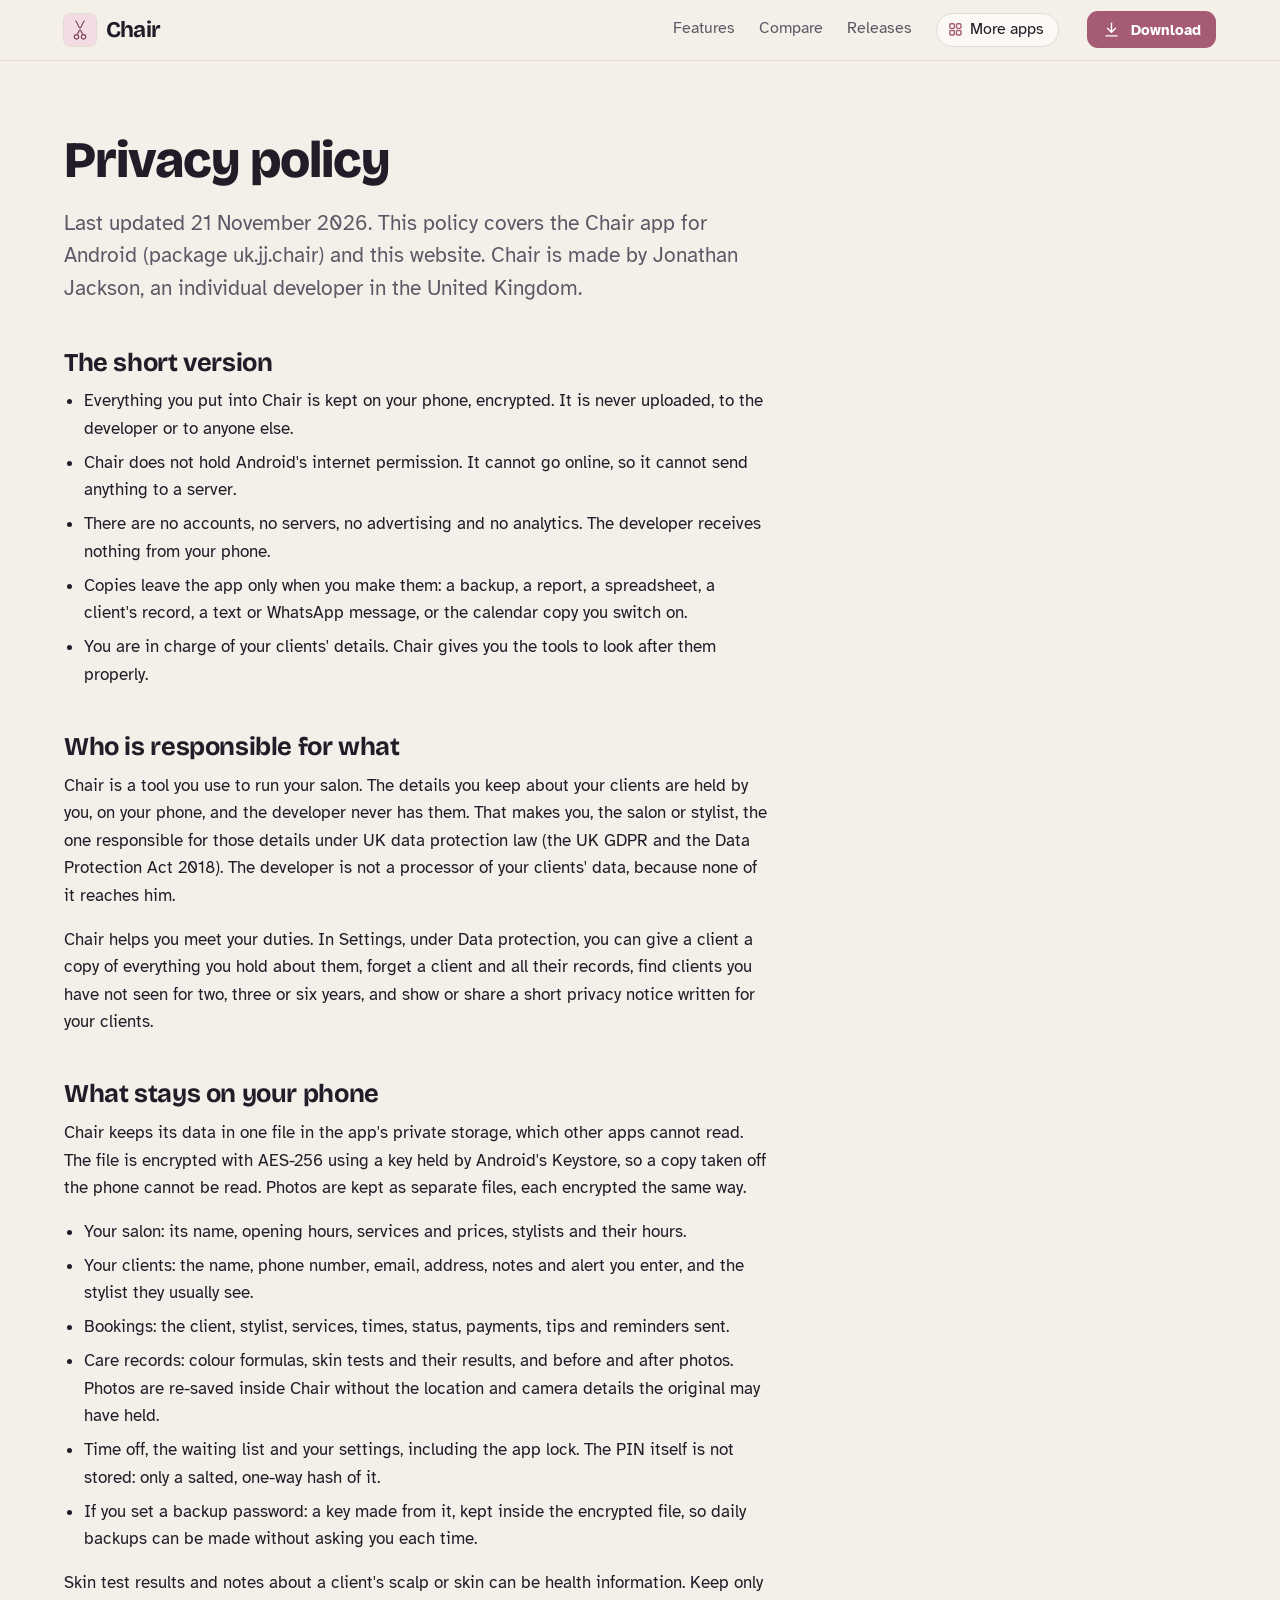
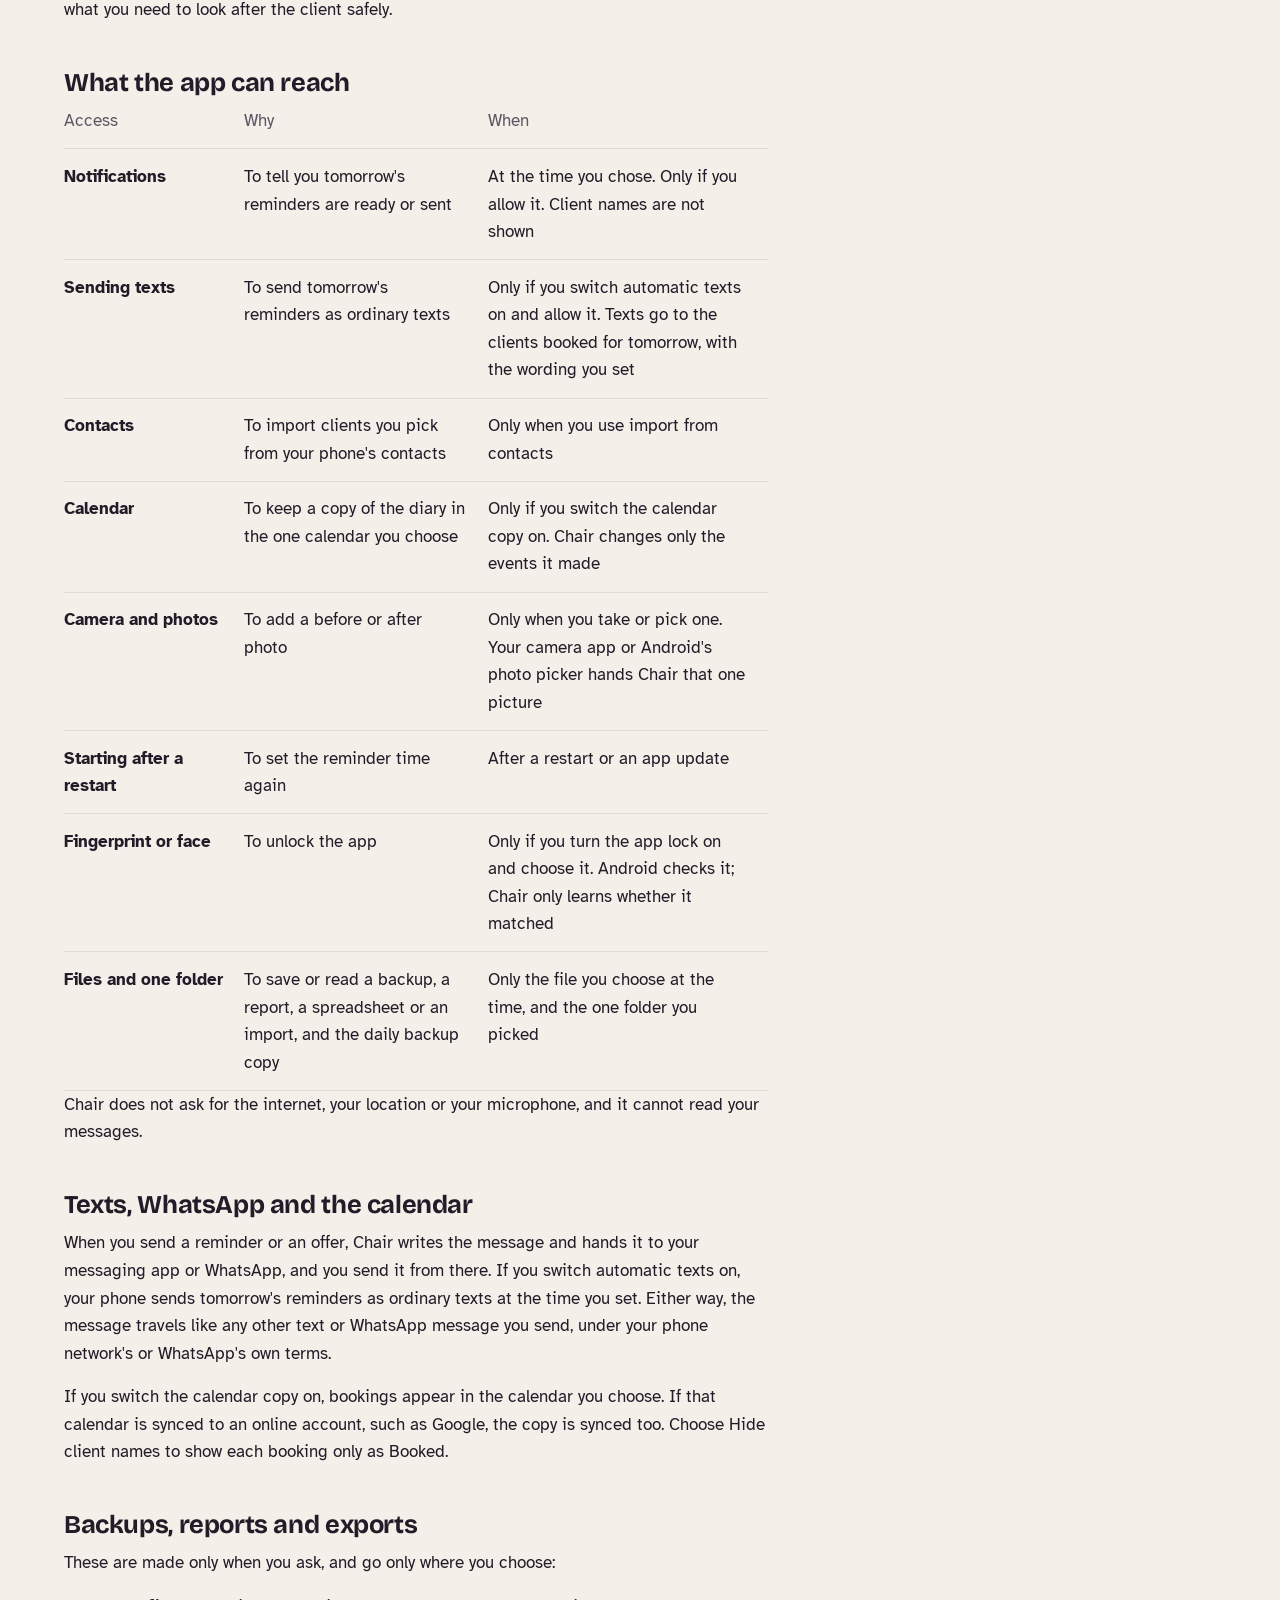
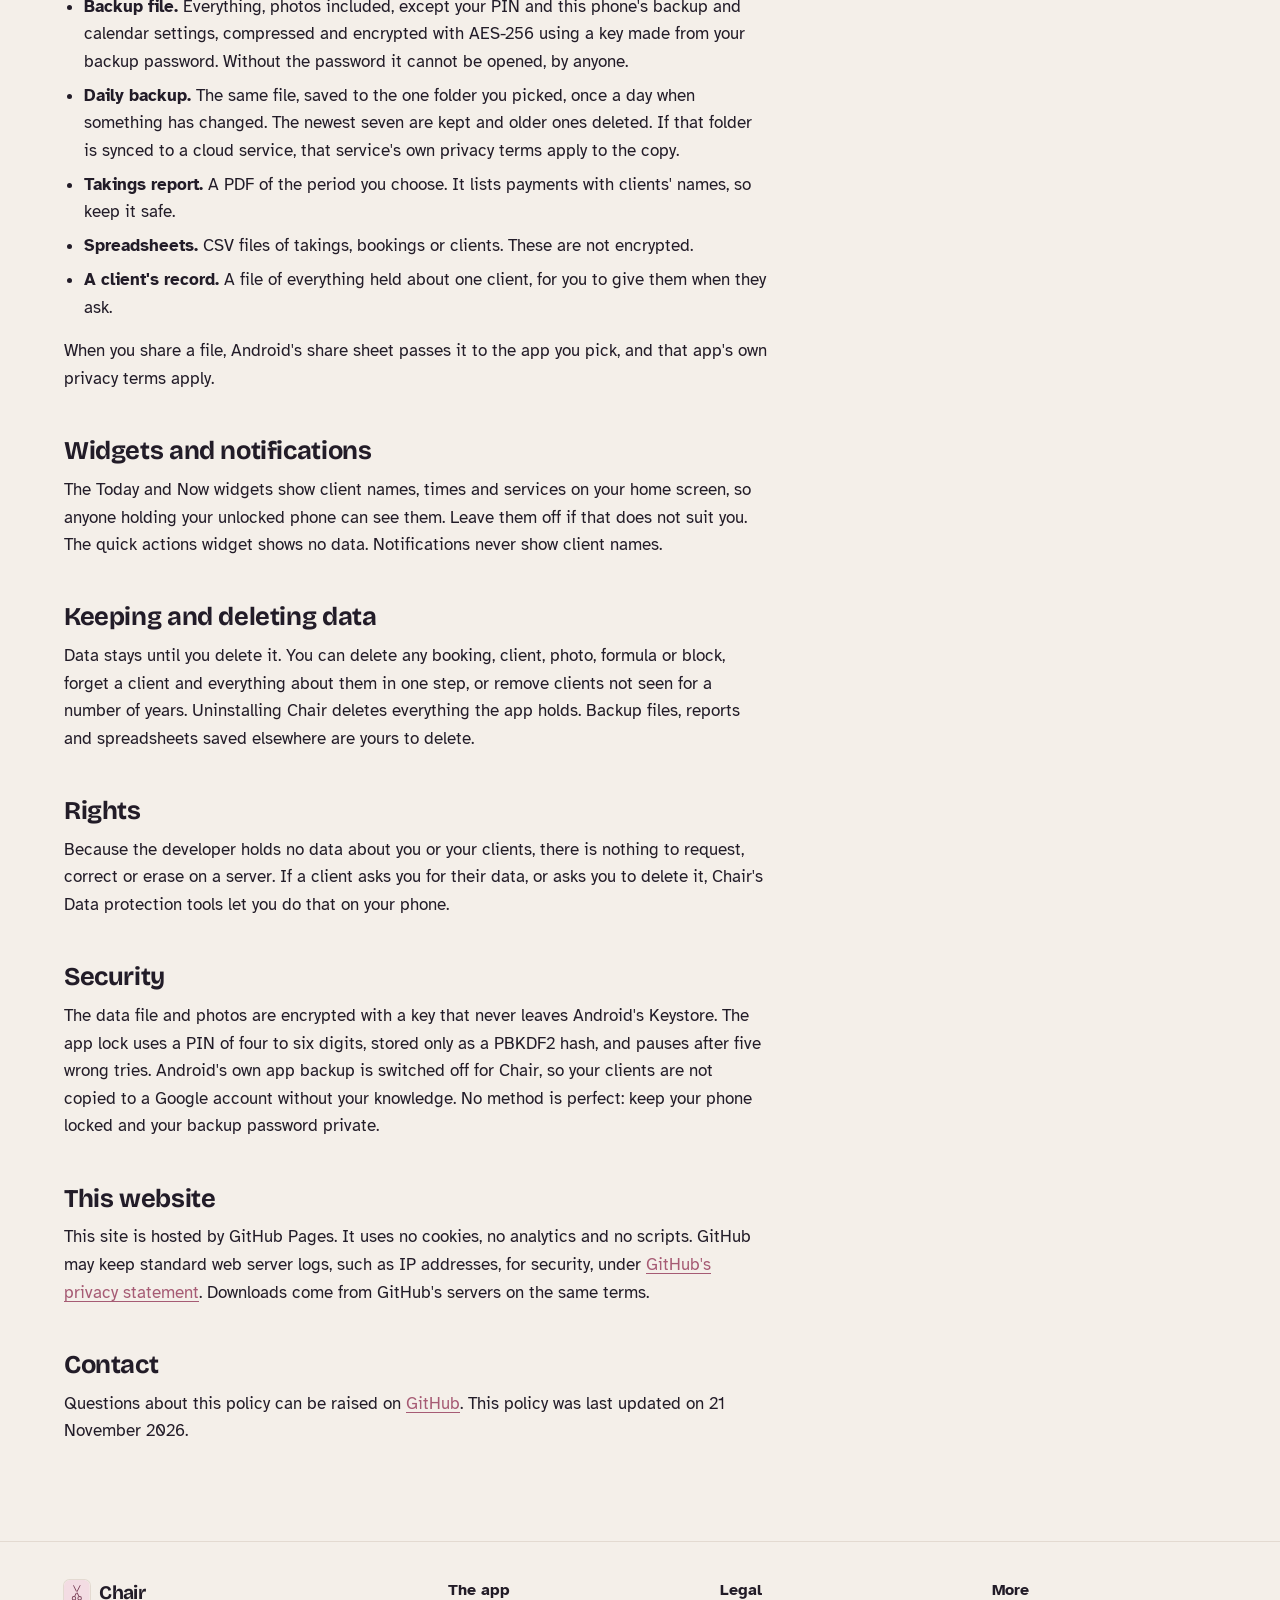
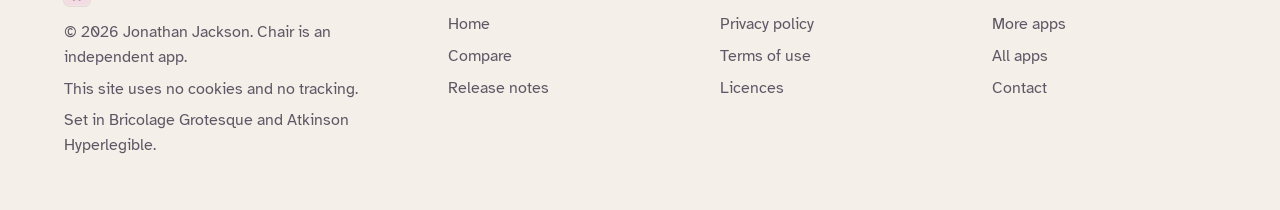
<file: privacy.html>
<!DOCTYPE html>
<html lang="en-GB">
<head>
<meta charset="utf-8">
<meta name="viewport" content="width=device-width, initial-scale=1">
<title>Chair privacy policy</title>
<meta name="description" content="What Chair does with your information: in short, it stays on your phone.">
<meta name="author" content="Jonathan Jackson">
<link rel="canonical" href="https://customgpter.github.io/chair/privacy.html">
<meta name="theme-color" content="#f4efe9" media="(prefers-color-scheme: light)">
<meta name="theme-color" content="#17141b" media="(prefers-color-scheme: dark)">
<meta property="og:type" content="website">
<meta property="og:site_name" content="Chair">
<meta property="og:title" content="Chair privacy policy">
<meta property="og:description" content="What Chair does with your information: in short, it stays on your phone.">
<meta property="og:url" content="https://customgpter.github.io/chair/privacy.html">
<meta property="og:image" content="https://customgpter.github.io/chair/assets/og.png">
<meta property="og:image:width" content="1200">
<meta property="og:image:height" content="630">
<meta property="og:image:alt" content="Chair&#x27;s day view with each stylist side by side">
<meta property="og:locale" content="en_GB">
<meta name="twitter:card" content="summary_large_image">
<link rel="icon" href="./assets/favicon.svg" type="image/svg+xml">
<link rel="apple-touch-icon" href="./assets/apple-touch-icon.png">
<link rel="preload" href="./assets/fonts/bricolage-grotesque-latin.woff2" as="font" type="font/woff2" crossorigin>
<link rel="preload" href="./assets/fonts/atkinson-hyperlegible-latin-400-normal.woff2" as="font" type="font/woff2" crossorigin>
<link rel="stylesheet" href="./assets/site.css?v=1">
<link rel="stylesheet" href="./assets/house.css?v=1">
<link rel="stylesheet" href="./assets/apps-list.css?v=1">
<script src="./assets/apps-list.js?v=1" defer></script>
</head>
<body>
<a class="skip" href="#main">Skip to content</a>
<header class="masthead">
<div class="wrap">
<a class="brand" href="./" aria-label="Chair home"><svg viewBox="0 0 108 108" aria-hidden="true"><rect width="108" height="108" rx="24" fill="#F3DCE3"/><g transform="translate(54 54) scale(1.25) translate(-54 -52)"><path fill="#7A3F57" fill-rule="evenodd" d="M37 70.5a7.5 7.5 0 1 0 15 0a7.5 7.5 0 1 0-15 0zM40 70.5a4.5 4.5 0 1 0 9 0a4.5 4.5 0 1 0-9 0zM56 70.5a7.5 7.5 0 1 0 15 0a7.5 7.5 0 1 0-15 0zM59 70.5a4.5 4.5 0 1 0 9 0a4.5 4.5 0 1 0-9 0z"/><path fill="#7A3F57" d="M45.2 63.6 49.6 62.2 67.4 25.6 63.6 27.2zM62.8 63.6 58.4 62.2 40.6 25.6 44.4 27.2z"/><circle cx="54" cy="49.8" r="1.8" fill="#F3DCE3"/></g></svg><span>Chair</span></a>
<nav aria-label="Main"><ul><li><a href="./#features">Features</a></li><li><a href="./compare.html">Compare</a></li><li><a href="./releases.html">Releases</a></li><li><a class="more-apps" href="./more-apps.html"><svg class="ico" viewBox="0 0 24 24" aria-hidden="true"><rect x="4" y="4" width="6.5" height="6.5" rx="1.6"/><rect x="13.5" y="4" width="6.5" height="6.5" rx="1.6"/><rect x="4" y="13.5" width="6.5" height="6.5" rx="1.6"/><rect x="13.5" y="13.5" width="6.5" height="6.5" rx="1.6"/></svg>More apps</a></li></ul></nav>
<a class="button small" href="https://github.com/CustomGPTer/chair/releases/latest/download/Chair.apk"><svg class="ico" viewBox="0 0 24 24" aria-hidden="true"><path d="M12 4v11"/><path d="M7 10.5l5 5 5-5"/><path d="M5 20h14"/></svg>Download</a>
</div>
</header>
<main id="main" class="doc">
<div class="wrap">
<div class="measure">
<h1>Privacy policy</h1>
<p class="lede">Last updated 21 November 2026. This policy covers the Chair app for Android (package uk.jj.chair) and this website. Chair is made by Jonathan Jackson, an individual developer in the United Kingdom.</p>
<h2 id="short">The short version</h2><ul>
<li>Everything you put into Chair is kept on your phone, encrypted. It is never uploaded, to the developer or to anyone else.</li>
<li>Chair does not hold Android's internet permission. It cannot go online, so it cannot send anything to a server.</li>
<li>There are no accounts, no servers, no advertising and no analytics. The developer receives nothing from your phone.</li>
<li>Copies leave the app only when you make them: a backup, a report, a spreadsheet, a client's record, a text or WhatsApp message, or the calendar copy you switch on.</li>
<li>You are in charge of your clients' details. Chair gives you the tools to look after them properly.</li>
</ul><h2 id="roles">Who is responsible for what</h2><p>Chair is a tool you use to run your salon. The details you keep about your clients are held by you, on your phone, and the developer never has them. That makes you, the salon or stylist, the one responsible for those details under UK data protection law (the UK GDPR and the Data Protection Act 2018). The developer is not a processor of your clients' data, because none of it reaches him.</p>
<p>Chair helps you meet your duties. In Settings, under Data protection, you can give a client a copy of everything you hold about them, forget a client and all their records, find clients you have not seen for two, three or six years, and show or share a short privacy notice written for your clients.</p><h2 id="kept">What stays on your phone</h2><p>Chair keeps its data in one file in the app's private storage, which other apps cannot read. The file is encrypted with AES-256 using a key held by Android's Keystore, so a copy taken off the phone cannot be read. Photos are kept as separate files, each encrypted the same way.</p>
<ul>
<li>Your salon: its name, opening hours, services and prices, stylists and their hours.</li>
<li>Your clients: the name, phone number, email, address, notes and alert you enter, and the stylist they usually see.</li>
<li>Bookings: the client, stylist, services, times, status, payments, tips and reminders sent.</li>
<li>Care records: colour formulas, skin tests and their results, and before and after photos. Photos are re-saved inside Chair without the location and camera details the original may have held.</li>
<li>Time off, the waiting list and your settings, including the app lock. The PIN itself is not stored: only a salted, one-way hash of it.</li>
<li>If you set a backup password: a key made from it, kept inside the encrypted file, so daily backups can be made without asking you each time.</li>
</ul>
<p>Skin test results and notes about a client's scalp or skin can be health information. Keep only what you need to look after the client safely.</p><h2 id="reach">What the app can reach</h2><table>
<thead><tr><th scope="col">Access</th><th scope="col">Why</th><th scope="col">When</th></tr></thead>
<tbody>
<tr><th scope="row">Notifications</th><td>To tell you tomorrow's reminders are ready or sent</td><td>At the time you chose. Only if you allow it. Client names are not shown</td></tr>
<tr><th scope="row">Sending texts</th><td>To send tomorrow's reminders as ordinary texts</td><td>Only if you switch automatic texts on and allow it. Texts go to the clients booked for tomorrow, with the wording you set</td></tr>
<tr><th scope="row">Contacts</th><td>To import clients you pick from your phone's contacts</td><td>Only when you use import from contacts</td></tr>
<tr><th scope="row">Calendar</th><td>To keep a copy of the diary in the one calendar you choose</td><td>Only if you switch the calendar copy on. Chair changes only the events it made</td></tr>
<tr><th scope="row">Camera and photos</th><td>To add a before or after photo</td><td>Only when you take or pick one. Your camera app or Android's photo picker hands Chair that one picture</td></tr>
<tr><th scope="row">Starting after a restart</th><td>To set the reminder time again</td><td>After a restart or an app update</td></tr>
<tr><th scope="row">Fingerprint or face</th><td>To unlock the app</td><td>Only if you turn the app lock on and choose it. Android checks it; Chair only learns whether it matched</td></tr>
<tr><th scope="row">Files and one folder</th><td>To save or read a backup, a report, a spreadsheet or an import, and the daily backup copy</td><td>Only the file you choose at the time, and the one folder you picked</td></tr>
</tbody></table>
<p>Chair does not ask for the internet, your location or your microphone, and it cannot read your messages.</p><h2 id="messages">Texts, WhatsApp and the calendar</h2><p>When you send a reminder or an offer, Chair writes the message and hands it to your messaging app or WhatsApp, and you send it from there. If you switch automatic texts on, your phone sends tomorrow's reminders as ordinary texts at the time you set. Either way, the message travels like any other text or WhatsApp message you send, under your phone network's or WhatsApp's own terms.</p>
<p>If you switch the calendar copy on, bookings appear in the calendar you choose. If that calendar is synced to an online account, such as Google, the copy is synced too. Choose Hide client names to show each booking only as Booked.</p><h2 id="copies">Backups, reports and exports</h2><p>These are made only when you ask, and go only where you choose:</p>
<ul>
<li><strong>Backup file.</strong> Everything, photos included, except your PIN and this phone's backup and calendar settings, compressed and encrypted with AES-256 using a key made from your backup password. Without the password it cannot be opened, by anyone.</li>
<li><strong>Daily backup.</strong> The same file, saved to the one folder you picked, once a day when something has changed. The newest seven are kept and older ones deleted. If that folder is synced to a cloud service, that service's own privacy terms apply to the copy.</li>
<li><strong>Takings report.</strong> A PDF of the period you choose. It lists payments with clients' names, so keep it safe.</li>
<li><strong>Spreadsheets.</strong> CSV files of takings, bookings or clients. These are not encrypted.</li>
<li><strong>A client's record.</strong> A file of everything held about one client, for you to give them when they ask.</li>
</ul>
<p>When you share a file, Android's share sheet passes it to the app you pick, and that app's own privacy terms apply.</p><h2 id="widgets">Widgets and notifications</h2><p>The Today and Now widgets show client names, times and services on your home screen, so anyone holding your unlocked phone can see them. Leave them off if that does not suit you. The quick actions widget shows no data. Notifications never show client names.</p><h2 id="deleting">Keeping and deleting data</h2><p>Data stays until you delete it. You can delete any booking, client, photo, formula or block, forget a client and everything about them in one step, or remove clients not seen for a number of years. Uninstalling Chair deletes everything the app holds. Backup files, reports and spreadsheets saved elsewhere are yours to delete.</p><h2 id="rights">Rights</h2><p>Because the developer holds no data about you or your clients, there is nothing to request, correct or erase on a server. If a client asks you for their data, or asks you to delete it, Chair's Data protection tools let you do that on your phone.</p><h2 id="security">Security</h2><p>The data file and photos are encrypted with a key that never leaves Android's Keystore. The app lock uses a PIN of four to six digits, stored only as a PBKDF2 hash, and pauses after five wrong tries. Android's own app backup is switched off for Chair, so your clients are not copied to a Google account without your knowledge. No method is perfect: keep your phone locked and your backup password private.</p><h2 id="website">This website</h2><p>This site is hosted by GitHub Pages. It uses no cookies, no analytics and no scripts. GitHub may keep standard web server logs, such as IP addresses, for security, under <a href="https://docs.github.com/en/site-policy/privacy-policies/github-general-privacy-statement">GitHub's privacy statement</a>. Downloads come from GitHub's servers on the same terms.</p>
<h2 id="contact">Contact</h2>
<p>Questions about this policy can be raised on <a href="https://github.com/CustomGPTer/chair/issues">GitHub</a>. This policy was last updated on 21 November 2026.</p>
</div>
</div>
</main>
<footer class="colophon">
<div class="wrap">
<div>
<a class="brand" href="./" aria-label="Chair home"><svg viewBox="0 0 108 108" aria-hidden="true"><rect width="108" height="108" rx="24" fill="#F3DCE3"/><g transform="translate(54 54) scale(1.25) translate(-54 -52)"><path fill="#7A3F57" fill-rule="evenodd" d="M37 70.5a7.5 7.5 0 1 0 15 0a7.5 7.5 0 1 0-15 0zM40 70.5a4.5 4.5 0 1 0 9 0a4.5 4.5 0 1 0-9 0zM56 70.5a7.5 7.5 0 1 0 15 0a7.5 7.5 0 1 0-15 0zM59 70.5a4.5 4.5 0 1 0 9 0a4.5 4.5 0 1 0-9 0z"/><path fill="#7A3F57" d="M45.2 63.6 49.6 62.2 67.4 25.6 63.6 27.2zM62.8 63.6 58.4 62.2 40.6 25.6 44.4 27.2z"/><circle cx="54" cy="49.8" r="1.8" fill="#F3DCE3"/></g></svg><span>Chair</span></a>
<p>&copy; 2026 Jonathan Jackson. Chair is an independent app.</p>
<p>This site uses no cookies and no tracking.</p>
<p>Set in Bricolage Grotesque and Atkinson Hyperlegible.</p>
</div>
<nav aria-label="The app"><h2>The app</h2><ul>
<li><a href="./">Home</a></li>
<li><a href="./compare.html">Compare</a></li>
<li><a href="./releases.html">Release notes</a></li>

</ul></nav>
<nav aria-label="Legal"><h2>Legal</h2><ul>
<li><a href="./privacy.html">Privacy policy</a></li>
<li><a href="./terms.html">Terms of use</a></li>
<li><a href="./licences.html">Licences</a></li>
</ul></nav>
<nav aria-label="More"><h2>More</h2><ul>
<li><a href="./more-apps.html">More apps</a></li>
<li><a href="https://customgpter.github.io/">All apps</a></li>
<li><a href="https://github.com/CustomGPTer/chair/issues">Contact</a></li>
</ul></nav>
</div>
</footer>
</body>
</html>
</file>
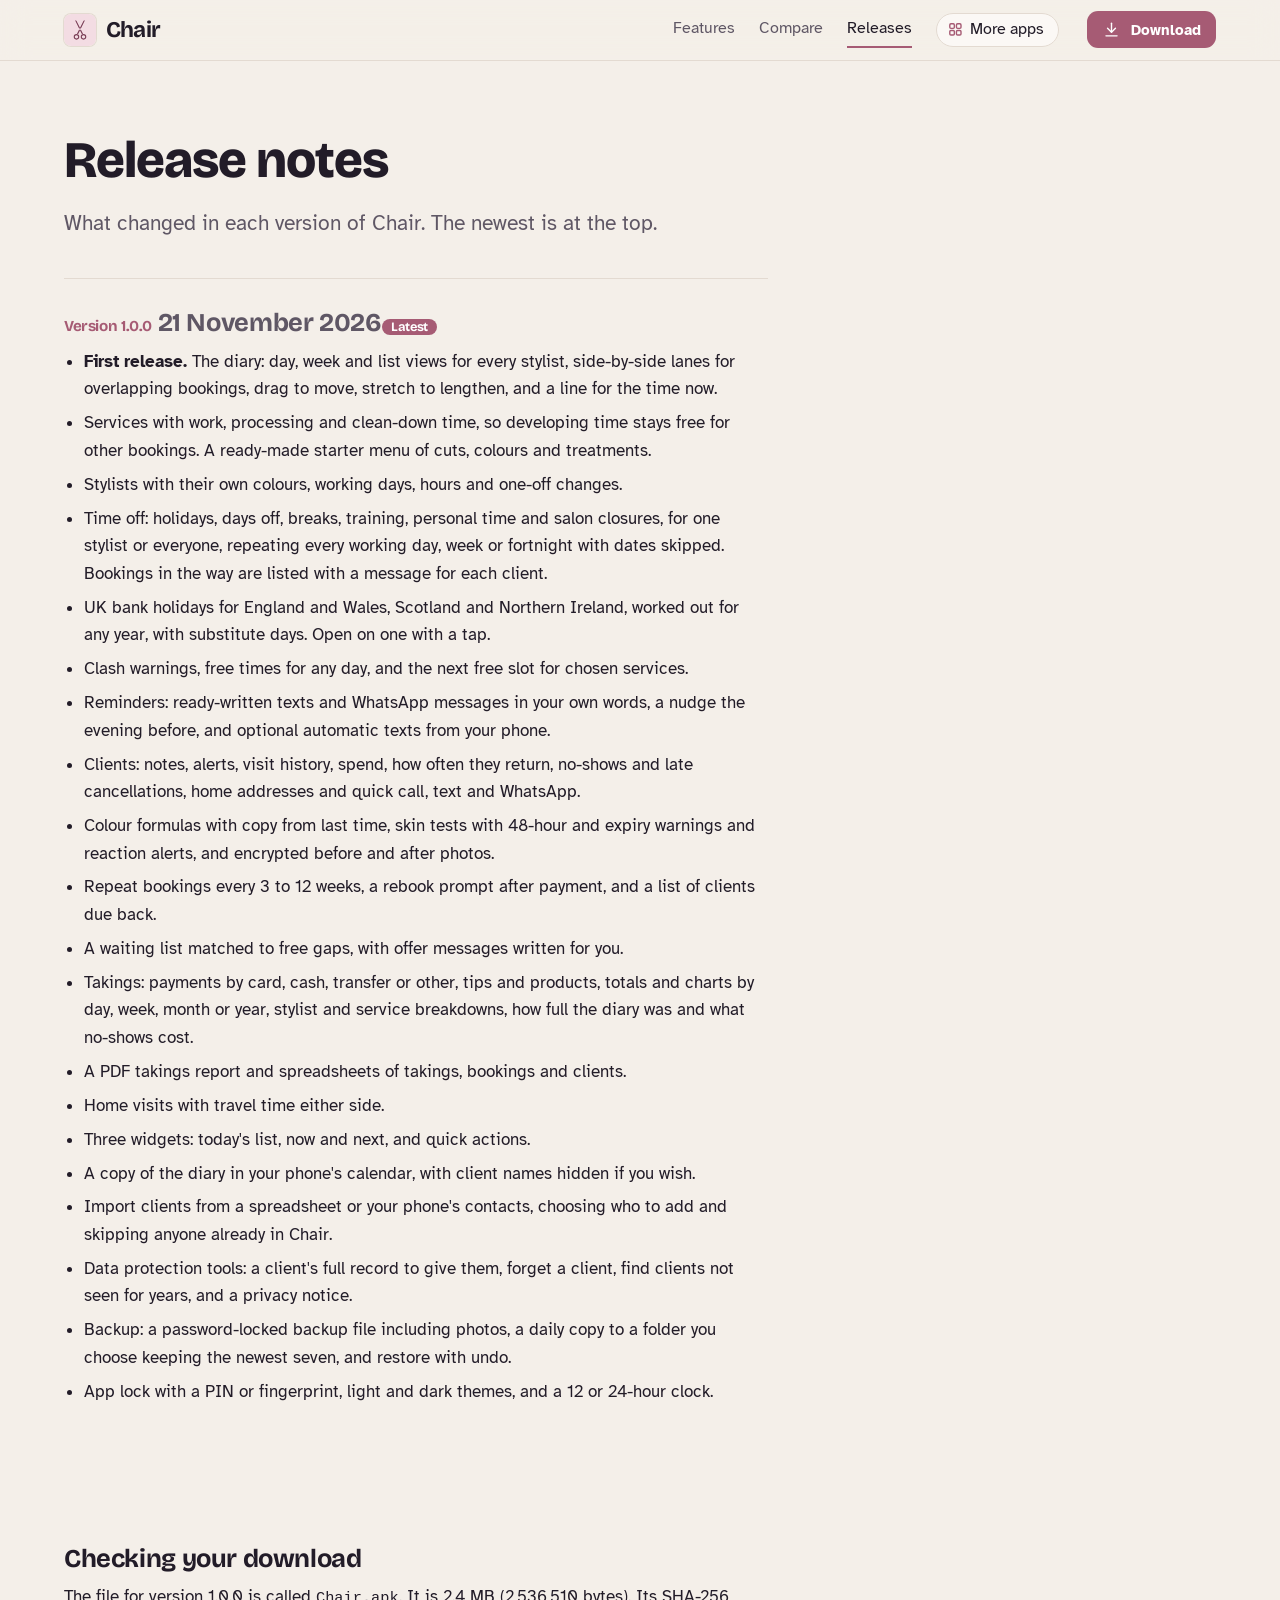
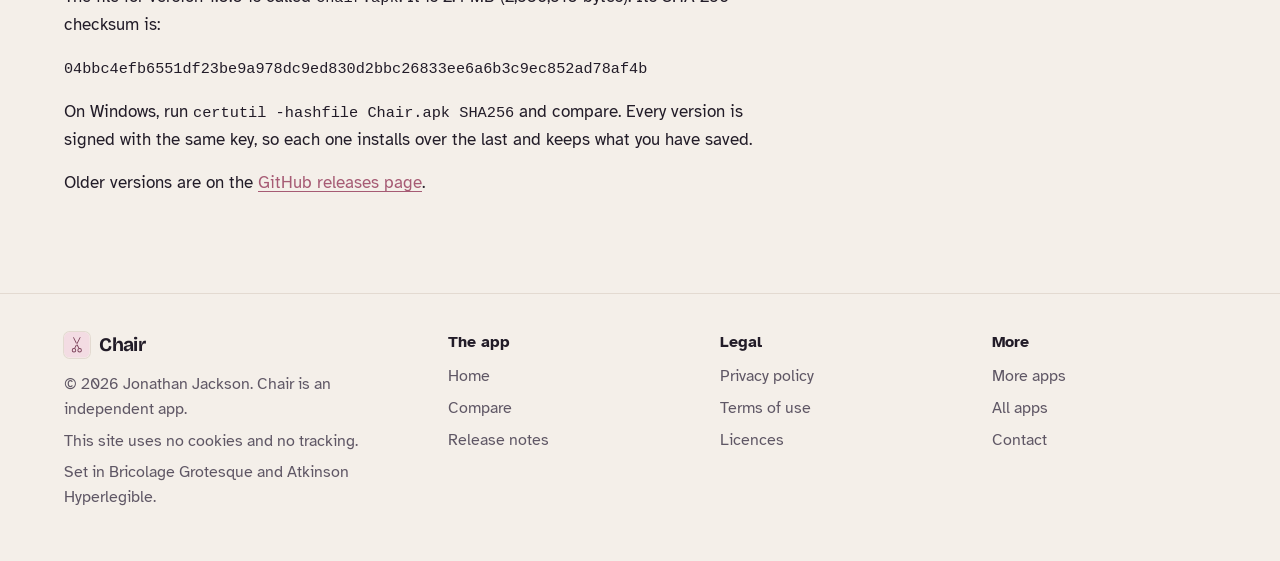
<file: releases.html>
<!DOCTYPE html>
<html lang="en-GB">
<head>
<meta charset="utf-8">
<meta name="viewport" content="width=device-width, initial-scale=1">
<title>Chair release notes</title>
<meta name="description" content="What changed in each version of Chair, with the file size and checksum to check your download.">
<meta name="author" content="Jonathan Jackson">
<link rel="canonical" href="https://customgpter.github.io/chair/releases.html">
<meta name="theme-color" content="#f4efe9" media="(prefers-color-scheme: light)">
<meta name="theme-color" content="#17141b" media="(prefers-color-scheme: dark)">
<meta property="og:type" content="website">
<meta property="og:site_name" content="Chair">
<meta property="og:title" content="Chair release notes">
<meta property="og:description" content="What changed in each version of Chair, with the file size and checksum to check your download.">
<meta property="og:url" content="https://customgpter.github.io/chair/releases.html">
<meta property="og:image" content="https://customgpter.github.io/chair/assets/og.png">
<meta property="og:image:width" content="1200">
<meta property="og:image:height" content="630">
<meta property="og:image:alt" content="Chair&#x27;s day view with each stylist side by side">
<meta property="og:locale" content="en_GB">
<meta name="twitter:card" content="summary_large_image">
<link rel="icon" href="./assets/favicon.svg" type="image/svg+xml">
<link rel="apple-touch-icon" href="./assets/apple-touch-icon.png">
<link rel="preload" href="./assets/fonts/bricolage-grotesque-latin.woff2" as="font" type="font/woff2" crossorigin>
<link rel="preload" href="./assets/fonts/atkinson-hyperlegible-latin-400-normal.woff2" as="font" type="font/woff2" crossorigin>
<link rel="stylesheet" href="./assets/site.css?v=1">
<link rel="stylesheet" href="./assets/house.css?v=1">
<link rel="stylesheet" href="./assets/apps-list.css?v=1">
<script src="./assets/apps-list.js?v=1" defer></script>
</head>
<body>
<a class="skip" href="#main">Skip to content</a>
<header class="masthead">
<div class="wrap">
<a class="brand" href="./" aria-label="Chair home"><svg viewBox="0 0 108 108" aria-hidden="true"><rect width="108" height="108" rx="24" fill="#F3DCE3"/><g transform="translate(54 54) scale(1.25) translate(-54 -52)"><path fill="#7A3F57" fill-rule="evenodd" d="M37 70.5a7.5 7.5 0 1 0 15 0a7.5 7.5 0 1 0-15 0zM40 70.5a4.5 4.5 0 1 0 9 0a4.5 4.5 0 1 0-9 0zM56 70.5a7.5 7.5 0 1 0 15 0a7.5 7.5 0 1 0-15 0zM59 70.5a4.5 4.5 0 1 0 9 0a4.5 4.5 0 1 0-9 0z"/><path fill="#7A3F57" d="M45.2 63.6 49.6 62.2 67.4 25.6 63.6 27.2zM62.8 63.6 58.4 62.2 40.6 25.6 44.4 27.2z"/><circle cx="54" cy="49.8" r="1.8" fill="#F3DCE3"/></g></svg><span>Chair</span></a>
<nav aria-label="Main"><ul><li><a href="./#features">Features</a></li><li><a href="./compare.html">Compare</a></li><li><a href="./releases.html" aria-current="page">Releases</a></li><li><a class="more-apps" href="./more-apps.html"><svg class="ico" viewBox="0 0 24 24" aria-hidden="true"><rect x="4" y="4" width="6.5" height="6.5" rx="1.6"/><rect x="13.5" y="4" width="6.5" height="6.5" rx="1.6"/><rect x="4" y="13.5" width="6.5" height="6.5" rx="1.6"/><rect x="13.5" y="13.5" width="6.5" height="6.5" rx="1.6"/></svg>More apps</a></li></ul></nav>
<a class="button small" href="https://github.com/CustomGPTer/chair/releases/latest/download/Chair.apk"><svg class="ico" viewBox="0 0 24 24" aria-hidden="true"><path d="M12 4v11"/><path d="M7 10.5l5 5 5-5"/><path d="M5 20h14"/></svg>Download</a>
</div>
</header>
<main id="main" class="doc">
<div class="wrap">
<div class="measure">
<h1>Release notes</h1>
<p class="lede">What changed in each version of Chair. The newest is at the top.</p>
<section class="release" id="v1.0.0"><h2><span class="ver">Version 1.0.0</span> <span class="when">21 November 2026</span><span class="tag">Latest</span></h2><ul><li><b>First release.</b> The diary: day, week and list views for every stylist, side-by-side lanes for overlapping bookings, drag to move, stretch to lengthen, and a line for the time now.</li><li>Services with work, processing and clean-down time, so developing time stays free for other bookings. A ready-made starter menu of cuts, colours and treatments.</li><li>Stylists with their own colours, working days, hours and one-off changes.</li><li>Time off: holidays, days off, breaks, training, personal time and salon closures, for one stylist or everyone, repeating every working day, week or fortnight with dates skipped. Bookings in the way are listed with a message for each client.</li><li>UK bank holidays for England and Wales, Scotland and Northern Ireland, worked out for any year, with substitute days. Open on one with a tap.</li><li>Clash warnings, free times for any day, and the next free slot for chosen services.</li><li>Reminders: ready-written texts and WhatsApp messages in your own words, a nudge the evening before, and optional automatic texts from your phone.</li><li>Clients: notes, alerts, visit history, spend, how often they return, no-shows and late cancellations, home addresses and quick call, text and WhatsApp.</li><li>Colour formulas with copy from last time, skin tests with 48-hour and expiry warnings and reaction alerts, and encrypted before and after photos.</li><li>Repeat bookings every 3 to 12 weeks, a rebook prompt after payment, and a list of clients due back.</li><li>A waiting list matched to free gaps, with offer messages written for you.</li><li>Takings: payments by card, cash, transfer or other, tips and products, totals and charts by day, week, month or year, stylist and service breakdowns, how full the diary was and what no-shows cost.</li><li>A PDF takings report and spreadsheets of takings, bookings and clients.</li><li>Home visits with travel time either side.</li><li>Three widgets: today&#x27;s list, now and next, and quick actions.</li><li>A copy of the diary in your phone&#x27;s calendar, with client names hidden if you wish.</li><li>Import clients from a spreadsheet or your phone&#x27;s contacts, choosing who to add and skipping anyone already in Chair.</li><li>Data protection tools: a client&#x27;s full record to give them, forget a client, find clients not seen for years, and a privacy notice.</li><li>Backup: a password-locked backup file including photos, a daily copy to a folder you choose keeping the newest seven, and restore with undo.</li><li>App lock with a PIN or fingerprint, light and dark themes, and a 12 or 24-hour clock.</li></ul></section>
<h2 id="checking">Checking your download</h2>
<p>The file for version 1.0.0 is called <code>Chair.apk</code>. It is 2.4 MB (2,536,510 bytes). Its SHA-256 checksum is:</p>
<p><code class="sum">04bbc4efb6551df23be9a978dc9ed830d2bbc26833ee6a6b3c9ec852ad78af4b</code></p>
<p>On Windows, run <code>certutil -hashfile Chair.apk SHA256</code> and compare. Every version is signed with the same key, so each one installs over the last and keeps what you have saved.</p>
<p>Older versions are on the <a href="https://github.com/CustomGPTer/chair/releases">GitHub releases page</a>.</p>
</div>
</div>
</main>
<footer class="colophon">
<div class="wrap">
<div>
<a class="brand" href="./" aria-label="Chair home"><svg viewBox="0 0 108 108" aria-hidden="true"><rect width="108" height="108" rx="24" fill="#F3DCE3"/><g transform="translate(54 54) scale(1.25) translate(-54 -52)"><path fill="#7A3F57" fill-rule="evenodd" d="M37 70.5a7.5 7.5 0 1 0 15 0a7.5 7.5 0 1 0-15 0zM40 70.5a4.5 4.5 0 1 0 9 0a4.5 4.5 0 1 0-9 0zM56 70.5a7.5 7.5 0 1 0 15 0a7.5 7.5 0 1 0-15 0zM59 70.5a4.5 4.5 0 1 0 9 0a4.5 4.5 0 1 0-9 0z"/><path fill="#7A3F57" d="M45.2 63.6 49.6 62.2 67.4 25.6 63.6 27.2zM62.8 63.6 58.4 62.2 40.6 25.6 44.4 27.2z"/><circle cx="54" cy="49.8" r="1.8" fill="#F3DCE3"/></g></svg><span>Chair</span></a>
<p>&copy; 2026 Jonathan Jackson. Chair is an independent app.</p>
<p>This site uses no cookies and no tracking.</p>
<p>Set in Bricolage Grotesque and Atkinson Hyperlegible.</p>
</div>
<nav aria-label="The app"><h2>The app</h2><ul>
<li><a href="./">Home</a></li>
<li><a href="./compare.html">Compare</a></li>
<li><a href="./releases.html">Release notes</a></li>

</ul></nav>
<nav aria-label="Legal"><h2>Legal</h2><ul>
<li><a href="./privacy.html">Privacy policy</a></li>
<li><a href="./terms.html">Terms of use</a></li>
<li><a href="./licences.html">Licences</a></li>
</ul></nav>
<nav aria-label="More"><h2>More</h2><ul>
<li><a href="./more-apps.html">More apps</a></li>
<li><a href="https://customgpter.github.io/">All apps</a></li>
<li><a href="https://github.com/CustomGPTer/chair/issues">Contact</a></li>
</ul></nav>
</div>
</footer>
</body>
</html>
</file>
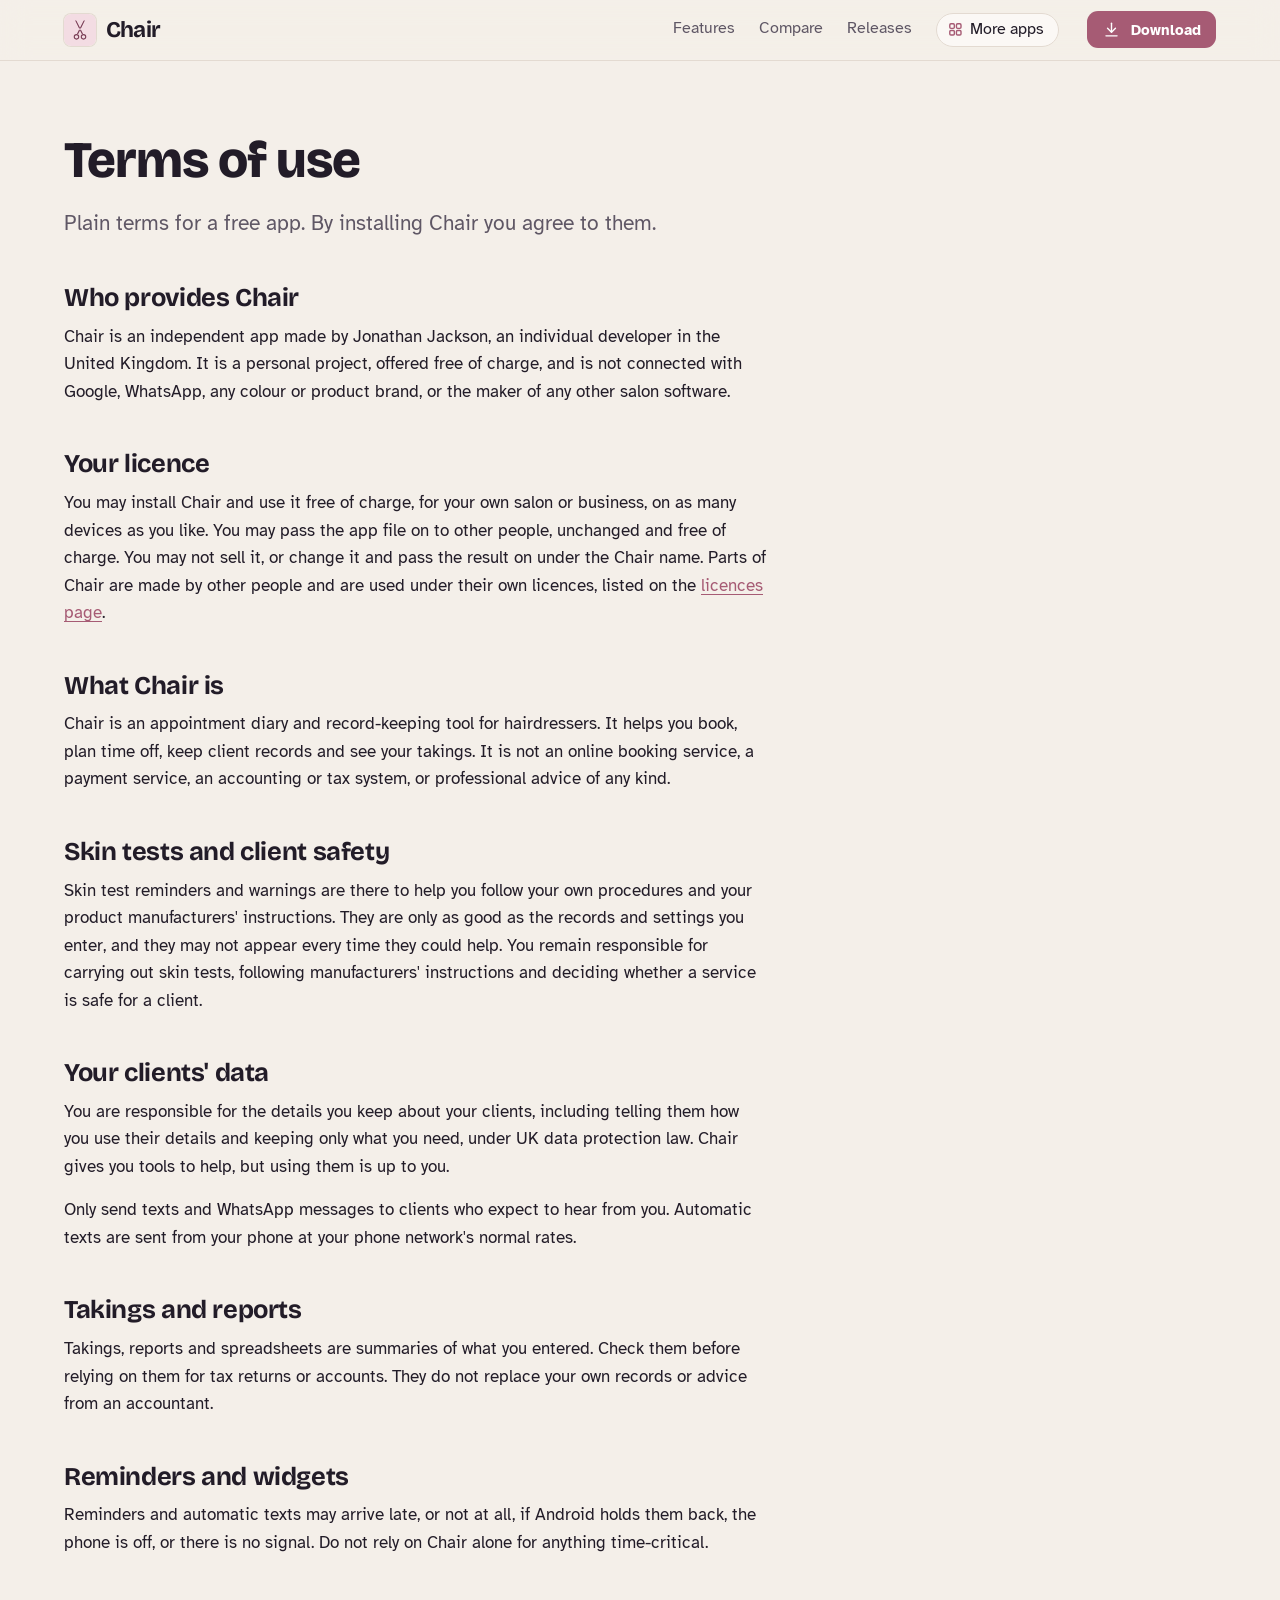
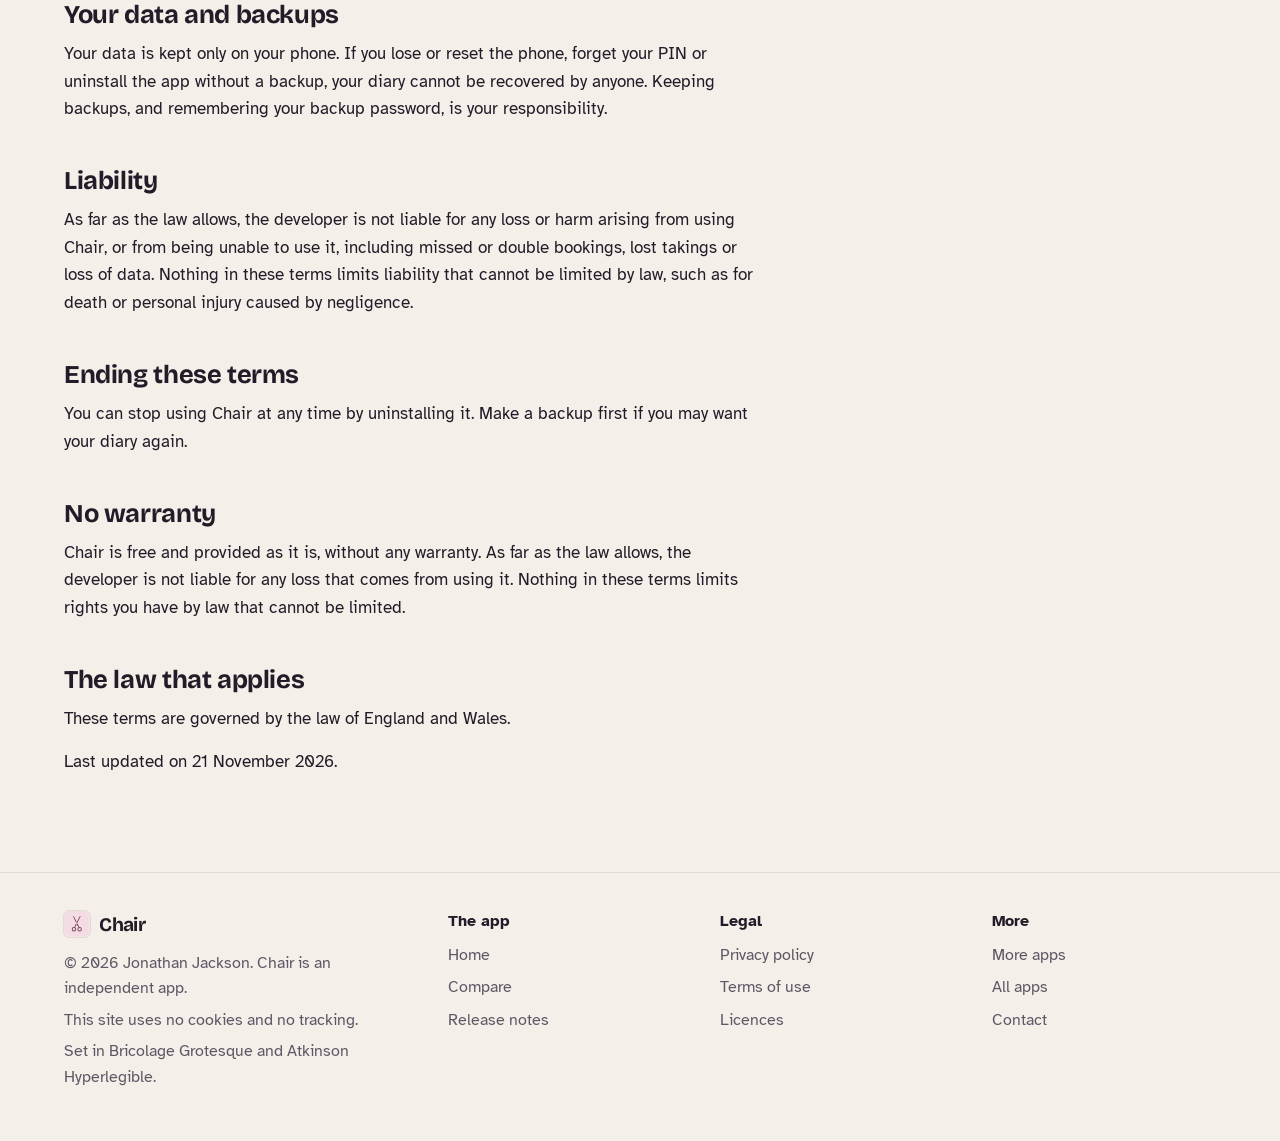
<file: terms.html>
<!DOCTYPE html>
<html lang="en-GB">
<head>
<meta charset="utf-8">
<meta name="viewport" content="width=device-width, initial-scale=1">
<title>Chair terms of use</title>
<meta name="description" content="The terms for using Chair.">
<meta name="author" content="Jonathan Jackson">
<link rel="canonical" href="https://customgpter.github.io/chair/terms.html">
<meta name="theme-color" content="#f4efe9" media="(prefers-color-scheme: light)">
<meta name="theme-color" content="#17141b" media="(prefers-color-scheme: dark)">
<meta property="og:type" content="website">
<meta property="og:site_name" content="Chair">
<meta property="og:title" content="Chair terms of use">
<meta property="og:description" content="The terms for using Chair.">
<meta property="og:url" content="https://customgpter.github.io/chair/terms.html">
<meta property="og:image" content="https://customgpter.github.io/chair/assets/og.png">
<meta property="og:image:width" content="1200">
<meta property="og:image:height" content="630">
<meta property="og:image:alt" content="Chair&#x27;s day view with each stylist side by side">
<meta property="og:locale" content="en_GB">
<meta name="twitter:card" content="summary_large_image">
<link rel="icon" href="./assets/favicon.svg" type="image/svg+xml">
<link rel="apple-touch-icon" href="./assets/apple-touch-icon.png">
<link rel="preload" href="./assets/fonts/bricolage-grotesque-latin.woff2" as="font" type="font/woff2" crossorigin>
<link rel="preload" href="./assets/fonts/atkinson-hyperlegible-latin-400-normal.woff2" as="font" type="font/woff2" crossorigin>
<link rel="stylesheet" href="./assets/site.css?v=1">
<link rel="stylesheet" href="./assets/house.css?v=1">
<link rel="stylesheet" href="./assets/apps-list.css?v=1">
<script src="./assets/apps-list.js?v=1" defer></script>
</head>
<body>
<a class="skip" href="#main">Skip to content</a>
<header class="masthead">
<div class="wrap">
<a class="brand" href="./" aria-label="Chair home"><svg viewBox="0 0 108 108" aria-hidden="true"><rect width="108" height="108" rx="24" fill="#F3DCE3"/><g transform="translate(54 54) scale(1.25) translate(-54 -52)"><path fill="#7A3F57" fill-rule="evenodd" d="M37 70.5a7.5 7.5 0 1 0 15 0a7.5 7.5 0 1 0-15 0zM40 70.5a4.5 4.5 0 1 0 9 0a4.5 4.5 0 1 0-9 0zM56 70.5a7.5 7.5 0 1 0 15 0a7.5 7.5 0 1 0-15 0zM59 70.5a4.5 4.5 0 1 0 9 0a4.5 4.5 0 1 0-9 0z"/><path fill="#7A3F57" d="M45.2 63.6 49.6 62.2 67.4 25.6 63.6 27.2zM62.8 63.6 58.4 62.2 40.6 25.6 44.4 27.2z"/><circle cx="54" cy="49.8" r="1.8" fill="#F3DCE3"/></g></svg><span>Chair</span></a>
<nav aria-label="Main"><ul><li><a href="./#features">Features</a></li><li><a href="./compare.html">Compare</a></li><li><a href="./releases.html">Releases</a></li><li><a class="more-apps" href="./more-apps.html"><svg class="ico" viewBox="0 0 24 24" aria-hidden="true"><rect x="4" y="4" width="6.5" height="6.5" rx="1.6"/><rect x="13.5" y="4" width="6.5" height="6.5" rx="1.6"/><rect x="4" y="13.5" width="6.5" height="6.5" rx="1.6"/><rect x="13.5" y="13.5" width="6.5" height="6.5" rx="1.6"/></svg>More apps</a></li></ul></nav>
<a class="button small" href="https://github.com/CustomGPTer/chair/releases/latest/download/Chair.apk"><svg class="ico" viewBox="0 0 24 24" aria-hidden="true"><path d="M12 4v11"/><path d="M7 10.5l5 5 5-5"/><path d="M5 20h14"/></svg>Download</a>
</div>
</header>
<main id="main" class="doc">
<div class="wrap">
<div class="measure">
<h1>Terms of use</h1>
<p class="lede">Plain terms for a free app. By installing Chair you agree to them.</p>
<h2 id="who">Who provides Chair</h2><p>Chair is an independent app made by Jonathan Jackson, an individual developer in the United Kingdom. It is a personal project, offered free of charge, and is not connected with Google, WhatsApp, any colour or product brand, or the maker of any other salon software.</p><h2 id="licence">Your licence</h2><p>You may install Chair and use it free of charge, for your own salon or business, on as many devices as you like. You may pass the app file on to other people, unchanged and free of charge. You may not sell it, or change it and pass the result on under the Chair name. Parts of Chair are made by other people and are used under their own licences, listed on the <a href="licences.html">licences page</a>.</p><h2 id="what">What Chair is</h2><p>Chair is an appointment diary and record-keeping tool for hairdressers. It helps you book, plan time off, keep client records and see your takings. It is not an online booking service, a payment service, an accounting or tax system, or professional advice of any kind.</p><h2 id="safety">Skin tests and client safety</h2><p>Skin test reminders and warnings are there to help you follow your own procedures and your product manufacturers' instructions. They are only as good as the records and settings you enter, and they may not appear every time they could help. You remain responsible for carrying out skin tests, following manufacturers' instructions and deciding whether a service is safe for a client.</p><h2 id="clients">Your clients&#x27; data</h2><p>You are responsible for the details you keep about your clients, including telling them how you use their details and keeping only what you need, under UK data protection law. Chair gives you tools to help, but using them is up to you.</p>
<p>Only send texts and WhatsApp messages to clients who expect to hear from you. Automatic texts are sent from your phone at your phone network's normal rates.</p><h2 id="money">Takings and reports</h2><p>Takings, reports and spreadsheets are summaries of what you entered. Check them before relying on them for tax returns or accounts. They do not replace your own records or advice from an accountant.</p><h2 id="reminders">Reminders and widgets</h2><p>Reminders and automatic texts may arrive late, or not at all, if Android holds them back, the phone is off, or there is no signal. Do not rely on Chair alone for anything time-critical.</p><h2 id="data">Your data and backups</h2><p>Your data is kept only on your phone. If you lose or reset the phone, forget your PIN or uninstall the app without a backup, your diary cannot be recovered by anyone. Keeping backups, and remembering your backup password, is your responsibility.</p><h2 id="liability">Liability</h2><p>As far as the law allows, the developer is not liable for any loss or harm arising from using Chair, or from being unable to use it, including missed or double bookings, lost takings or loss of data. Nothing in these terms limits liability that cannot be limited by law, such as for death or personal injury caused by negligence.</p><h2 id="ending">Ending these terms</h2><p>You can stop using Chair at any time by uninstalling it. Make a backup first if you may want your diary again.</p>
<h2 id="no-warranty">No warranty</h2>
<p>Chair is free and provided as it is, without any warranty. As far as the law allows, the developer is not liable for any loss that comes from using it. Nothing in these terms limits rights you have by law that cannot be limited.</p>
<h2 id="governing">The law that applies</h2>
<p>These terms are governed by the law of England and Wales.</p>
<p>Last updated on 21 November 2026.</p>
</div>
</div>
</main>
<footer class="colophon">
<div class="wrap">
<div>
<a class="brand" href="./" aria-label="Chair home"><svg viewBox="0 0 108 108" aria-hidden="true"><rect width="108" height="108" rx="24" fill="#F3DCE3"/><g transform="translate(54 54) scale(1.25) translate(-54 -52)"><path fill="#7A3F57" fill-rule="evenodd" d="M37 70.5a7.5 7.5 0 1 0 15 0a7.5 7.5 0 1 0-15 0zM40 70.5a4.5 4.5 0 1 0 9 0a4.5 4.5 0 1 0-9 0zM56 70.5a7.5 7.5 0 1 0 15 0a7.5 7.5 0 1 0-15 0zM59 70.5a4.5 4.5 0 1 0 9 0a4.5 4.5 0 1 0-9 0z"/><path fill="#7A3F57" d="M45.2 63.6 49.6 62.2 67.4 25.6 63.6 27.2zM62.8 63.6 58.4 62.2 40.6 25.6 44.4 27.2z"/><circle cx="54" cy="49.8" r="1.8" fill="#F3DCE3"/></g></svg><span>Chair</span></a>
<p>&copy; 2026 Jonathan Jackson. Chair is an independent app.</p>
<p>This site uses no cookies and no tracking.</p>
<p>Set in Bricolage Grotesque and Atkinson Hyperlegible.</p>
</div>
<nav aria-label="The app"><h2>The app</h2><ul>
<li><a href="./">Home</a></li>
<li><a href="./compare.html">Compare</a></li>
<li><a href="./releases.html">Release notes</a></li>

</ul></nav>
<nav aria-label="Legal"><h2>Legal</h2><ul>
<li><a href="./privacy.html">Privacy policy</a></li>
<li><a href="./terms.html">Terms of use</a></li>
<li><a href="./licences.html">Licences</a></li>
</ul></nav>
<nav aria-label="More"><h2>More</h2><ul>
<li><a href="./more-apps.html">More apps</a></li>
<li><a href="https://customgpter.github.io/">All apps</a></li>
<li><a href="https://github.com/CustomGPTer/chair/issues">Contact</a></li>
</ul></nav>
</div>
</footer>
</body>
</html>
</file>
<file: assets/site.css>
@font-face{font-family:"Bricolage Grotesque";src:url("fonts/bricolage-grotesque-latin.woff2") format("woff2");font-weight:200 800;font-style:normal;font-display:swap}
@font-face{font-family:"Atkinson Hyperlegible";src:url("fonts/atkinson-hyperlegible-latin-400-normal.woff2") format("woff2");font-weight:400;font-style:normal;font-display:swap}
@font-face{font-family:"Atkinson Hyperlegible";src:url("fonts/atkinson-hyperlegible-latin-700-normal.woff2") format("woff2");font-weight:700;font-style:normal;font-display:swap}

/* Daylight page, night-time camera. The lamp colour is kept for the one thing to press and for what the camera has seen. */
:root{
  --page:#f2f5f9; --panel:#ffffff; --raised:#e8edf3; --ink:#0d1a2b; --soft:#465468; --rule:#d2dae4;
  --accent:#0a6a55; --accent-ink:#ffffff; --warn:#8a5200; --rec:#d3302f;
  --lamp:#ffb347; --lamp-ink:#231400; --lamp-text:#8a5200;
  --night:#09111e; --night-2:#111d30; --night-3:#1a2a43; --night-ink:#eaf0f8; --night-soft:#9fb0c7; --night-rule:#24364f; --iris:#55d6ab;
  --display:"Bricolage Grotesque","Atkinson Hyperlegible",system-ui,sans-serif;
  --sans:"Atkinson Hyperlegible",system-ui,-apple-system,"Segoe UI",Roboto,sans-serif;
  --mono:ui-monospace,SFMono-Regular,Menlo,Consolas,"Liberation Mono",monospace;
  color-scheme:light dark;
}
@media (prefers-color-scheme:dark){
  :root{--page:#0a111b; --panel:#111a27; --raised:#182434; --ink:#e9eef5; --soft:#a0aec0; --rule:#243247;
    --accent:#55d6ab; --accent-ink:#00281d; --warn:#ffb347; --rec:#ff6163; --lamp-text:#ffb347}
}

*,*::before,*::after{box-sizing:border-box}
html{-webkit-text-size-adjust:100%;scroll-behavior:smooth;scroll-padding-top:5.5rem}
@media (prefers-reduced-motion:reduce){html{scroll-behavior:auto}}
body{margin:0;background:var(--page);color:var(--ink);font:400 1.0625rem/1.62 var(--sans);text-rendering:optimizeLegibility;-webkit-font-smoothing:antialiased}
img,svg{max-width:100%;display:block}
a{color:var(--accent);text-decoration-thickness:.07em;text-underline-offset:.2em}
a:hover{text-decoration-thickness:.13em}
:focus-visible{outline:3px solid var(--lamp);outline-offset:3px;border-radius:6px}
code{font:.9em/1 var(--mono);overflow-wrap:anywhere}
h1,h2,h3{font-family:var(--display);font-weight:700;letter-spacing:-.015em;line-height:1.08;margin:0;text-wrap:balance}
p{margin:0 0 1rem}
.skip{position:absolute;left:-999px;top:0;background:var(--ink);color:var(--page);padding:.6rem 1rem;z-index:30;border-radius:0 0 8px 0}
.skip:focus{left:0}
.sr{position:absolute;width:1px;height:1px;overflow:hidden;clip-path:inset(50%);white-space:nowrap}
.wrap{width:min(72rem,100% - 2.5rem);margin-inline:auto}
.measure{max-width:44rem}
.ico{width:1.25em;height:1.25em;flex:none;fill:none;stroke:currentColor;stroke-width:1.75;stroke-linecap:round;stroke-linejoin:round}

/* ---------- masthead */
.masthead{position:sticky;top:0;z-index:20;background:color-mix(in srgb,var(--page) 88%,transparent);-webkit-backdrop-filter:blur(14px) saturate(1.3);backdrop-filter:blur(14px) saturate(1.3);border-bottom:1px solid var(--rule)}
.masthead .wrap{display:flex;flex-wrap:wrap;align-items:center;gap:.35rem 1.75rem;padding-block:.7rem}
.brand{display:inline-flex;align-items:center;gap:.6rem;font:700 1.4rem/1 var(--display);letter-spacing:-.03em;color:var(--ink);text-decoration:none;margin-right:auto}
.brand svg{width:2rem;height:2rem;flex:none;border-radius:.5rem;box-shadow:0 0 0 1px var(--rule)}
.masthead nav ul{display:flex;flex-wrap:wrap;align-items:center;gap:.15rem 1.5rem;list-style:none;margin:0;padding:0;font-size:1rem;line-height:1.3}
.masthead nav a{display:inline-flex;align-items:center;gap:.4rem;color:var(--soft);text-decoration:none;padding-block:.45rem;border-bottom:2px solid transparent}
.masthead nav a:hover{color:var(--ink)}
.masthead nav a[aria-current="page"]{color:var(--ink);border-bottom-color:var(--lamp)}
.masthead nav a.more-apps{color:var(--ink);border:1px solid var(--rule);border-radius:999px;padding:.34rem .85rem .34rem .65rem;background:var(--panel)}
.masthead nav a.more-apps .ico{width:1.05em;height:1.05em;color:var(--accent);stroke-width:2}
.masthead nav a.more-apps:hover,.masthead nav a.more-apps[aria-current="page"]{border-color:var(--accent)}
.button{display:inline-flex;align-items:center;gap:.6rem;background:var(--lamp);color:var(--lamp-ink);font:700 1.08rem/1.2 var(--sans);text-decoration:none;padding:.95rem 1.5rem;border-radius:14px;box-shadow:0 1px 0 rgba(255,255,255,.45) inset,0 12px 24px -14px rgba(138,82,0,.9)}
.button:hover{background:#ffc56e}
.button:active{transform:translateY(1px)}
.button.small{font-size:.95rem;padding:.55rem .95rem;border-radius:11px;box-shadow:none}
.button.quiet{background:none;box-shadow:none;border:1px solid var(--rule);color:var(--ink)}
.button.quiet:hover{border-color:var(--ink);background:none}
@media (max-width:52rem){
  .masthead nav{order:3;flex:1 0 100%}
  .masthead nav ul{gap:.1rem .85rem;font-size:.95rem}
  .masthead nav .wide{display:none}
}
@media (max-width:24rem){.masthead nav a.more-apps .ico{display:none}.masthead nav a.more-apps{padding-inline:.7rem}}

/* ---------- hero */
.hero{padding-block:clamp(2.2rem,6vw,4.75rem) clamp(2.5rem,6vw,4.5rem);overflow:hidden}
.hero-grid{display:grid;gap:clamp(2.25rem,5vw,4rem);align-items:center}
@media (min-width:62rem){.hero-grid{grid-template-columns:minmax(0,11fr) minmax(0,10fr)}}
.hero h1{font-size:clamp(2.6rem,6vw,4.25rem);font-weight:800;line-height:1;letter-spacing:-.022em;margin-bottom:1.5rem}
.lede{font-size:clamp(1.14rem,2vw,1.3rem);line-height:1.55;color:var(--soft);margin:0 0 1rem;max-width:34rem}
.get{display:flex;flex-wrap:wrap;align-items:center;gap:.9rem 1.5rem;margin:1.8rem 0 1.1rem}
.get .aside{font-weight:700;color:var(--ink)}
.facts{font-size:.98rem;line-height:1.5;color:var(--soft);margin:0 0 .5rem;max-width:36rem}
.pills{display:flex;flex-wrap:wrap;gap:.45rem;list-style:none;margin:0 0 1rem;padding:0;font-size:.95rem}
.pills li{border:1px solid var(--rule);border-radius:999px;padding:.22rem .8rem;background:var(--panel);color:var(--soft)}

/* the monitor: the camera's view, the day beneath it, and the alert it sends */
.monitor{position:relative;max-width:36rem;margin-inline:auto;width:100%;padding-bottom:3.1rem}
@media (min-width:62rem){.monitor{margin-inline:auto 0}}
.screen{position:relative;background:var(--night);border-radius:22px;padding:.6rem;box-shadow:0 0 0 1px var(--night-rule),0 30px 60px -30px rgba(9,17,30,.75)}
.cam{position:relative;border-radius:15px;overflow:hidden;aspect-ratio:16/10;background:#0b1626}
.cam svg{width:100%;height:100%}
.cam text{font:700 15px var(--sans);fill:#231400}
.hud{position:absolute;display:inline-flex;align-items:center;gap:.4rem;font:700 .76rem/1 var(--sans);color:var(--night-ink);background:rgba(6,12,22,.62);border-radius:999px;padding:.38rem .65rem;letter-spacing:.01em}
.hud i{width:.5rem;height:.5rem;border-radius:50%;background:var(--iris)}
.hud.watching{left:.7rem;top:.7rem}
.hud.rec{right:.7rem;top:.7rem}
.hud.rec i{background:#ff5a5c}
.hud.stamp{left:.7rem;bottom:.7rem;font:400 .74rem/1 var(--mono);border-radius:6px;color:#d5deea}
.hud.place{right:.7rem;bottom:.7rem;border-radius:6px;font-weight:400;color:#d5deea}
.day{padding:.85rem .55rem 2rem;color:var(--night-soft);font-size:.8rem;line-height:1.2}
.day-head{display:flex;justify-content:space-between;margin-bottom:.6rem}
.day-head b{color:var(--night-ink)}
.track{position:relative;height:1.5rem;border-radius:7px;background:repeating-linear-gradient(90deg,var(--night-3) 0 1px,transparent 1px calc(100% / 24)),var(--night-2);box-shadow:inset 0 0 0 1px var(--night-rule)}
.ev{position:absolute;top:3px;bottom:3px;width:max(5px,1.1%);border-radius:3px;background:var(--iris);left:var(--at)}
.ev.seen{background:var(--lamp)}
.now{position:absolute;top:-4px;bottom:-4px;left:var(--at);width:2px;background:var(--night-ink);border-radius:2px}
.hours{display:flex;justify-content:space-between;margin-top:.4rem;font-size:.72rem}
.alert{position:absolute;right:-.4rem;bottom:0;display:flex;align-items:center;gap:.75rem;width:min(19rem,88%);background:var(--panel);color:var(--ink);border:1px solid var(--rule);border-radius:16px;padding:.65rem .8rem;box-shadow:0 18px 36px -18px rgba(9,17,30,.55)}
.alert .thumb{flex:none;width:3.1rem;height:3.1rem;border-radius:10px;background:linear-gradient(160deg,#16263d,#0b1626);position:relative;overflow:hidden}
.alert .thumb::before{content:"";position:absolute;left:50%;bottom:0;width:38%;height:62%;translate:-50% 0;border-radius:40% 40% 0 0;background:#6f86a6}
.alert .thumb::after{content:"";position:absolute;left:50%;top:14%;width:26%;aspect-ratio:1;translate:-50% 0;border-radius:50%;background:#8ea4c2}
.alert b{display:block;font-size:.98rem;line-height:1.25}
.alert span{display:block;font-size:.86rem;color:var(--soft);line-height:1.3}
.alert .dot{flex:none;width:.6rem;height:.6rem;border-radius:50%;background:var(--lamp);margin-left:auto;box-shadow:0 0 0 4px color-mix(in srgb,var(--lamp) 25%,transparent)}
@media (max-width:26rem){.alert{right:0}}
@media (prefers-reduced-motion:no-preference){
  .cam .spill{animation:vg-in .9s ease-out .25s both}
  .cam .who{animation:vg-step .9s cubic-bezier(.2,.8,.25,1) .9s both}
  .cam .mark{animation:vg-lock .45s cubic-bezier(.3,1.4,.5,1) 1.7s both;transform-box:fill-box;transform-origin:center}
  .hud.rec{animation:vg-in .3s ease-out 2.05s both}
  .hud.rec i{animation:vg-blink 1.2s steps(2,jump-none) 2.3s 4}
  .ev.seen,.now{animation:vg-pop .4s cubic-bezier(.3,1.5,.5,1) 2.4s both}
  .alert{animation:vg-rise .6s cubic-bezier(.2,.8,.25,1) 2.9s both}
  @keyframes vg-in{from{opacity:0}to{opacity:1}}
  @keyframes vg-step{from{opacity:0;transform:translateX(18px)}to{opacity:1;transform:none}}
  @keyframes vg-lock{from{opacity:0;transform:scale(1.12)}to{opacity:1;transform:none}}
  @keyframes vg-blink{from{opacity:1}to{opacity:.25}}
  @keyframes vg-pop{from{opacity:0;transform:scaleY(.2)}to{opacity:1;transform:none}}
  @keyframes vg-rise{from{opacity:0;transform:translateY(14px)}to{opacity:1;transform:none}}
}

/* ---------- sections */
section{padding-block:clamp(3rem,7vw,5.5rem)}
section + section{border-top:1px solid var(--rule)}
h2{font-size:clamp(1.8rem,3.6vw,2.6rem);margin-bottom:.9rem}
h3{font:700 1.1rem/1.3 var(--sans);letter-spacing:0;margin:0 0 .3rem}
.intro{color:var(--soft);max-width:40rem;margin-bottom:2.2rem;font-size:1.1rem}

.promises{padding-block:0;border-block:1px solid var(--rule);background:var(--panel)}
.promises ul{list-style:none;margin:0;padding:0;display:grid;grid-template-columns:repeat(auto-fit,minmax(min(100%,14rem),1fr))}
.promises li{display:flex;gap:.8rem;align-items:flex-start;padding:1.4rem 1.5rem 1.4rem 0}
.promises .ico{width:1.6rem;height:1.6rem;color:var(--accent);margin-top:.1rem}
.promises b{display:block;line-height:1.3}
.promises span{color:var(--soft);font-size:.96rem;line-height:1.45;display:block}
.hero + .promises{border-top:1px solid var(--rule)}

.steps{list-style:none;counter-reset:s;margin:0;padding:0;display:grid;gap:1.25rem}
@media (min-width:52rem){.steps{grid-template-columns:repeat(3,minmax(0,1fr))}}
.steps li{counter-increment:s;background:var(--panel);border:1px solid var(--rule);border-radius:18px;padding:1.4rem 1.4rem 1.5rem}
.steps li::before{content:counter(s);display:grid;place-items:center;width:2rem;height:2rem;border-radius:50%;background:var(--ink);color:var(--page);font:700 1rem/1 var(--display);margin-bottom:1rem}
.steps p{margin:0;color:var(--soft)}

.notices{display:grid;gap:1.25rem}
@media (min-width:52rem){.notices{grid-template-columns:repeat(2,minmax(0,1fr))}}
.sense{background:var(--night);color:var(--night-ink);border-radius:20px;padding:1.5rem 1.5rem 1.6rem;box-shadow:0 0 0 1px var(--night-rule)}
.sense h3{font:700 1.35rem/1.2 var(--display);letter-spacing:-.02em;margin-bottom:.35rem}
.sense p{color:var(--night-soft);margin-bottom:1.1rem}
.chips{display:flex;flex-wrap:wrap;gap:.5rem;list-style:none;margin:0;padding:0}
.chips li{display:inline-flex;align-items:center;gap:.45rem;border:1px solid var(--night-rule);background:var(--night-2);border-radius:10px;padding:.42rem .75rem .42rem .6rem;font-size:.98rem;line-height:1.2}
.chips .ico{color:var(--lamp)}

.groups{display:grid;gap:0}
.group{display:grid;gap:.4rem 3rem;padding-block:1.6rem;border-top:1px solid var(--rule)}
.group:last-child{border-bottom:1px solid var(--rule)}
@media (min-width:56rem){.group{grid-template-columns:13rem minmax(0,1fr)}}
.group > h3{font:700 1.3rem/1.2 var(--display);letter-spacing:-.02em;color:var(--ink)}
.group dl{margin:0;display:grid;gap:1.1rem 2.5rem}
@media (min-width:40rem){.group dl{grid-template-columns:repeat(2,minmax(0,1fr))}}
.group dt{font-weight:700;line-height:1.35}
.group dd{margin:.2rem 0 0;color:var(--soft)}

.setups{display:grid;gap:1.25rem}
@media (min-width:52rem){.setups{grid-template-columns:repeat(2,minmax(0,1fr))}}
.setup{background:var(--panel);border:1px solid var(--rule);border-radius:20px;padding:1.5rem}
.setup h3{font:700 1.35rem/1.2 var(--display);letter-spacing:-.02em;margin-bottom:.9rem}
.setup .kit{display:flex;align-items:center;gap:.6rem;color:var(--soft);font-size:.95rem;margin-bottom:1rem}
.setup .kit .ico{width:1.9rem;height:1.9rem;color:var(--ink);stroke-width:1.5}
.setup .kit .to{width:1.2rem;height:1.2rem;color:var(--soft)}
.ticks{list-style:none;margin:0;padding:0;display:grid;gap:.5rem}
.ticks li{position:relative;padding-left:1.7rem;color:var(--soft)}
.ticks li::before{content:"";position:absolute;left:.15rem;top:.42em;width:.75rem;height:.42rem;border-left:2.5px solid var(--accent);border-bottom:2.5px solid var(--accent);rotate:-45deg}

.modes{list-style:none;margin:0;padding:0;display:grid;gap:1.25rem}
@media (min-width:52rem){.modes{grid-template-columns:repeat(3,minmax(0,1fr))}}
.modes li{border-top:3px solid var(--ink);padding-top:1rem}
.modes p{color:var(--soft);margin:0}

.scroll{overflow-x:auto}
table{width:100%;border-collapse:collapse}
th,td{text-align:left;vertical-align:top;padding:.85rem 1.2rem .85rem 0;border-top:1px solid var(--rule)}
thead th{border-top:0;color:var(--soft);font-weight:400;padding-top:0}
tbody th{font-weight:700;min-width:11rem}
tr:last-child>*{border-bottom:1px solid var(--rule)}
.after-table{margin-top:1.5rem}
/* On a phone a table becomes a stack: the row's name, then its cells side by side. */
@media (max-width:40rem){
  table:not(.cmp),table:not(.cmp) thead,table:not(.cmp) tbody{display:block}
  table:not(.cmp) tr{display:flex;flex-wrap:wrap;gap:.3rem 1.1rem;padding:.9rem 0;border-top:1px solid var(--rule)}
  table:not(.cmp) thead tr{border-top:0;padding-top:0}
  table:not(.cmp) tbody tr:last-child{border-bottom:1px solid var(--rule)}
  table:not(.cmp) th,table:not(.cmp) td{display:block;border:0;padding:0;flex:1 1 0;min-width:0;overflow-wrap:break-word}
  table:not(.cmp) tr>:first-child{flex:0 0 100%;min-width:0}
}

.plain{list-style:none;margin:0;padding:0;display:grid;gap:1.6rem 3rem}
@media (min-width:52rem){.plain{grid-template-columns:repeat(3,minmax(0,1fr))}}
.plain p{color:var(--soft);margin:0}

.faq{display:grid;gap:0 3rem;align-items:start}
@media (min-width:56rem){.faq{grid-template-columns:repeat(2,minmax(0,1fr))}}
.faq details{border-top:1px solid var(--rule);padding:.15rem 0}
.faq summary{cursor:pointer;list-style:none;display:flex;align-items:flex-start;justify-content:space-between;gap:1rem;font-weight:700;padding:.85rem 0;line-height:1.35}
.faq summary::-webkit-details-marker{display:none}
.faq summary::after{content:"";flex:none;width:.6rem;height:.6rem;margin:.3rem .25rem 0 0;border-right:2px solid var(--soft);border-bottom:2px solid var(--soft);rotate:45deg;transition:rotate .15s}
.faq details[open] summary::after{rotate:-135deg;margin-top:.55rem}
.faq details p{color:var(--soft);margin:0 0 1.1rem;max-width:36rem}
@media (prefers-reduced-motion:reduce){.faq summary::after{transition:none}}

.closing{background:var(--night);color:var(--night-ink);border-top:0}
.closing .wrap{display:grid;gap:1.5rem 3rem;align-items:center}
@media (min-width:52rem){.closing .wrap{grid-template-columns:minmax(0,1fr) auto}}
.closing h2{margin-bottom:.5rem}
.closing p{color:var(--night-soft);margin:0;max-width:36rem}
.closing a:not(.button){color:var(--iris)}
section + .closing{border-top:0}

/* ---------- document pages */
.doc{padding-block:clamp(2.5rem,6vw,4.5rem) clamp(3rem,7vw,5rem)}
.doc h1{font-size:clamp(2.2rem,5vw,3.2rem);font-weight:800;letter-spacing:-.02em;margin-bottom:1.2rem}
.doc .lede{max-width:none}
.doc h2{font-size:1.6rem;margin-top:2.8rem;margin-bottom:.7rem;scroll-margin-top:5.5rem}
.doc h3{margin-top:1.6rem}
.doc ul{padding-left:1.25rem;margin:0 0 1rem}
.doc li{margin:.4rem 0}
.doc a{overflow-wrap:anywhere}
.contents{border-block:1px solid var(--rule);padding-block:1rem;margin-block:2rem}
.contents ul{list-style:none;margin:.4rem 0 0;padding:0;columns:2 14rem;column-gap:2rem}
.contents li{margin:.2rem 0;break-inside:avoid}
.note{border-left:3px solid var(--lamp);padding:.2rem 0 .2rem 1.1rem;color:var(--soft)}
.key{font-size:.95rem;line-height:1.55;color:var(--soft);margin:0 0 .6rem}
.sum{font-size:.95rem;overflow-wrap:anywhere}

/* ---------- compare */
.cmp{min-width:44rem;margin:1.4rem 0 1rem}
.cmp th,.cmp td{padding:.85rem .9rem}
.cmp thead th{color:var(--ink);font-weight:700;vertical-align:bottom;padding-top:.85rem}
.cmp small{display:block;font-weight:400;font-size:.84rem;line-height:1.35;color:var(--soft)}
.cmp tbody th{min-width:13rem;padding-left:0}
.cmp thead th:first-child{padding-left:0}
.cmp .ours{background:var(--panel);box-shadow:inset 1px 0 var(--rule),inset -1px 0 var(--rule)}
.yes{color:var(--accent);font-weight:700}
.pay{color:var(--lamp-text);font-weight:700}
.na{color:var(--soft)}
.cmp .app{display:none}
@media (max-width:54rem){
  .cmp{min-width:0}
  .cmp thead{position:absolute;width:1px;height:1px;overflow:hidden;clip-path:inset(50%)}
  .cmp tbody,.cmp tr,.cmp th,.cmp td{display:block}
  .cmp tr{padding:1rem 0;border-top:1px solid var(--rule)}
  .cmp th,.cmp td{border:0;padding:0}
  .cmp tbody th{min-width:0;margin-bottom:.55rem}
  .cmp td{display:grid;grid-template-columns:7.5rem 1fr;gap:.75rem;padding:.22rem 0}
  .cmp .app{display:block;font-weight:400;color:var(--soft)}
  .cmp .ours{background:none;box-shadow:none}
  .cmp .ours .app{color:var(--ink);font-weight:700}
}

/* ---------- release notes */
.release{border-top:1px solid var(--rule);margin-top:2.4rem;padding-top:1.9rem;scroll-margin-top:5.5rem}
.doc .release h2{margin-top:0}
.contents + .release{border-top:0;margin-top:0;padding-top:.4rem}
.ver{font-weight:700;font-size:.95rem;color:var(--lamp-text);margin:0 0 .5rem}
.when{color:var(--soft);margin:-.2rem 0 .2rem}
.tag{display:inline-block;background:var(--accent);color:var(--accent-ink);border-radius:999px;font-weight:700;font-size:.8rem;padding:.08rem .6rem;margin-right:.6rem}
.doc .release h3{font-size:1rem;color:var(--ink);margin:1.3rem 0 .2rem}
.release ul{margin-bottom:0}

/* ---------- more apps */
.mapps{list-style:none;margin:2.2rem 0 0;padding:0;display:grid;gap:1.4rem}
@media (min-width:50rem){.mapps{grid-template-columns:repeat(2,minmax(0,1fr))}}
.doc .mapps{padding-left:0}
.doc .mapp{margin:0}
.mapp{display:flex;flex-direction:column;background:var(--panel);border:1px solid var(--rule);border-radius:20px;overflow:hidden}
.mapp-cover{position:relative;height:6.5rem;background:linear-gradient(135deg,var(--b),var(--b2));overflow:hidden}
.mapp-cover svg{position:absolute;right:-1.2rem;top:-1.6rem;width:11rem;height:11rem;max-width:none;opacity:.22}
.mapp-body{display:flex;flex-direction:column;flex:1;padding:0 1.4rem 1.4rem}
.mapp-icon{width:4.25rem;height:4.25rem;border-radius:1rem;margin-top:-2.1rem;position:relative;box-shadow:0 0 0 4px var(--panel)}
.mapp h2{font-size:1.6rem;margin:.85rem 0 .1rem}
.mapp-kind{color:var(--soft);margin:0 0 .7rem}
.mapp-say{margin:0 0 1.1rem}
.mapp-go{display:flex;flex-wrap:wrap;align-items:center;gap:.7rem 1.3rem;margin:auto 0 0}
.mapp-go .button{padding:.75rem 1.15rem;font-size:1rem;border-radius:12px}
.mapp-site{font-weight:700}
.mapp-needs{font-size:.9rem;color:var(--soft);margin:.9rem 0 0}

/* ---------- colophon */
.colophon{border-top:1px solid var(--rule);color:var(--soft);font-size:.98rem;line-height:1.6}
.colophon .wrap{display:grid;gap:2rem 3rem;padding-block:2.4rem 2.8rem}
@media (min-width:52rem){.colophon .wrap{grid-template-columns:minmax(0,1.5fr) repeat(3,minmax(0,1fr))}}
.colophon p{margin:0 0 .4rem;max-width:26rem}
.colophon .brand{font-size:1.2rem;margin-bottom:.9rem}
.colophon .brand svg{width:1.6rem;height:1.6rem}
.colophon h2{font:700 .98rem/1.3 var(--sans);letter-spacing:0;color:var(--ink);margin:0 0 .5rem}
.colophon ul{list-style:none;margin:0;padding:0}
.colophon li a{display:inline-block;padding-block:.22rem;color:var(--soft);text-decoration:none}
.colophon li a:hover{color:var(--ink);text-decoration:underline}
</file>
<file: assets/house.css>
:root{--page:#f4efe9;--panel:#fbf8f5;--raised:#ece5de;--ink:#221c28;--soft:#5f5765;--rule:#e3dad1;--accent:#a65b74;--accent-ink:#ffffff;--lamp:#a65b74;--lamp-ink:#ffffff;--lamp-text:#a65b74}
@media (prefers-color-scheme:dark){:root{--page:#17141b;--panel:#211d26;--raised:#2c2731;--ink:#f1ecf2;--soft:#bdb5c1;--rule:#39333f;--accent:#e29db3;--accent-ink:#1b171f;--lamp:#e29db3;--lamp-ink:#1b171f;--lamp-text:#e29db3}}
/* House additions: phone frames, the screens gallery, the lawful-use box and test-build labels. */
.brand svg{border-radius:22%}
.hero-phone{display:flex;justify-content:center}
.phone{position:relative;width:min(100%,19rem);aspect-ratio:393/852;padding:.55rem;border-radius:2.6rem;background:#0b0d12;box-shadow:0 0 0 1px rgba(255,255,255,.06) inset,0 1px 0 rgba(255,255,255,.12) inset,0 30px 60px -28px rgba(10,20,40,.55),0 12px 24px -12px rgba(10,20,40,.35)}
.phone img{display:block;width:100%;height:100%;object-fit:cover;object-position:top;border-radius:2.1rem;background:#111}
.gallery{display:flex;gap:clamp(1rem,3vw,1.75rem);overflow-x:auto;scroll-snap-type:x mandatory;padding:.5rem .25rem 1.25rem;margin:1.75rem -.25rem 0;scrollbar-width:thin;overscroll-behavior-x:contain}
.gallery:focus-visible{outline-offset:6px}
.shot{flex:0 0 auto;width:min(72vw,15.5rem);margin:0;scroll-snap-align:start}
.shot .phone{width:100%;border-radius:2.2rem;padding:.45rem}
.shot .phone img{border-radius:1.8rem}
.shot .shot figcaption{margin:.85rem .2rem 0;font-size:.98rem;line-height:1.4;color:var(--soft)}
.gate-scope{margin:0 0 .25rem}
.law-box{margin:0 0 1rem;padding:.9rem 1rem;max-width:34rem;border:1px solid #e0b450;background:#fff8e6;color:#3d2a00;border-radius:14px}
.law-box label{display:flex;gap:.65rem;align-items:flex-start;font-weight:700;cursor:pointer;font-size:1.02rem}
.law-box input{width:1.25rem;height:1.25rem;margin:.12rem 0 0;flex:none;accent-color:#8a5200}
.law-box p{margin:.5rem 0 0;font-size:.95rem}
.law-box a{color:#6b4000;font-weight:700}
.gate-scope a[aria-disabled="true"]{opacity:.45;cursor:not-allowed;pointer-events:none;filter:grayscale(.4);box-shadow:none}
.law-band{background:var(--raised)}
.beta-tag{display:inline-block;margin-left:-.9rem;font-size:.72rem;font-weight:700;letter-spacing:.05em;text-transform:uppercase;padding:.3rem .5rem;border-radius:6px;background:#ffe7b3;color:#5c3b00;border:1px solid #e0b450}
.beta-note{max-width:34rem;padding:.8rem 1rem;border-radius:12px;background:#ffe7b3;color:#3d2a00;border:1px solid #e0b450}
.mapp-soon{display:inline-block;padding:.85rem 1.3rem;border:1px dashed var(--rule);border-radius:14px;color:var(--soft);font-weight:700}
code.sum{word-break:break-all}
@media (prefers-color-scheme:dark){
  .law-box,.beta-note{background:#2a2108;color:#ffe9b8;border-color:#7a5c14}
  .law-box a{color:#ffd27a}
  .law-box input{accent-color:#ffb347}
  .beta-tag{background:#4a3500;color:#ffe2a3;border-color:#8a6a1c}
  .phone{box-shadow:0 0 0 1px rgba(255,255,255,.1) inset,0 30px 60px -28px rgba(0,0,0,.8)}
}
@media (max-width:40rem){.hero-phone .phone{width:min(78%,17rem)}}
</file>
<file: assets/apps-list.css>
/* The full app list on More apps pages and the hub. Works alongside each site's own card styles. */
.mapps-jump{margin:1.8rem 0 0}
.mapps-jump ul{list-style:none;margin:0;padding:0;display:flex;flex-wrap:wrap;gap:.5rem}
.mapps-jump a{display:inline-block;padding:.45rem .85rem;border:1px solid var(--rule,#d2dae4);border-radius:999px;font-size:.95rem;font-weight:700;text-decoration:none;color:inherit;background:var(--panel,#fff)}
.mapps-jump a:hover,.mapps-jump a:focus-visible{border-color:currentColor}
.mapps-group{margin:2.6rem 0 0;scroll-margin-top:5rem}
.mapps-cat{font-size:1.45rem;margin:0;padding:0 0 .6rem;border-bottom:1px solid var(--rule,#d2dae4)}
.mapps-group .mapps{margin-top:1.4rem}
.mapp h3{font-size:1.5rem;line-height:1.2;margin:.85rem 0 .1rem;display:flex;flex-wrap:wrap;align-items:center;gap:.5rem}
.mapp-badge{display:inline-block;font-size:.75rem;font-weight:700;letter-spacing:.04em;text-transform:uppercase;line-height:1;padding:.35rem .55rem;border-radius:6px;vertical-align:middle}
.mapp-badge.beta{background:#ffe7b3;color:#5c3b00;border:1px solid #e0b450}
.mapp-badge.here{background:transparent;color:var(--soft,#465468);border:1px solid var(--rule,#d2dae4)}
.mapp-soon{display:inline-block;padding:.7rem 1.1rem;border:1px dashed var(--rule,#b9c4d1);border-radius:12px;color:var(--soft,#465468);font-weight:700}
.mapp-go .button.ghost{background:transparent;color:inherit;border:2px solid currentColor;box-shadow:none}
.mapp-also{font-size:.9rem;color:var(--soft,#465468);margin:.6rem 0 0}
.mapp-law{margin:0 0 1rem;padding:.8rem .9rem;border:1px solid #e0b450;background:#fff8e6;color:#3d2a00;border-radius:12px;font-size:.95rem}
.mapp-law label{display:flex;gap:.6rem;align-items:flex-start;font-weight:700;cursor:pointer}
.mapp-law input{width:1.2rem;height:1.2rem;margin:.1rem 0 0;flex:none;accent-color:#8a5200}
.mapp-law p{margin:.45rem 0 0}
.mapp-law a{color:#6b4000;font-weight:700}
.mapp a[aria-disabled="true"]{opacity:.45;cursor:not-allowed;pointer-events:none;filter:grayscale(.4)}
@media (prefers-color-scheme:dark){
  .mapp-badge.beta{background:#4a3500;color:#ffe2a3;border-color:#8a6a1c}
  .mapp-law{background:#2a2108;color:#ffe9b8;border-color:#7a5c14}
  .mapp-law a{color:#ffd27a}
  .mapp-law input{accent-color:#ffb347}
}
:where(.mapp a.button){display:inline-flex;align-items:center;gap:.5rem;padding:.75rem 1.15rem;border-radius:12px;background:var(--accent,#1f5fa8);color:var(--accent-ink,#fff);font-weight:700;text-decoration:none;border:2px solid transparent}
:where(.mapp a.button.ghost){background:transparent;color:inherit;border-color:currentColor}
:where(.mapps){list-style:none;padding:0;display:grid;gap:1.4rem}
.gate-scope{margin:0 0 .25rem}
.law-box{margin:0 0 1rem;padding:.9rem 1rem;max-width:34rem;border:1px solid #e0b450;background:#fff8e6;color:#3d2a00;border-radius:14px}
.law-box label{display:flex;gap:.65rem;align-items:flex-start;font-weight:700;cursor:pointer;font-size:1.02rem}
.law-box input{width:1.25rem;height:1.25rem;margin:.12rem 0 0;flex:none;accent-color:#8a5200}
.law-box p{margin:.5rem 0 0;font-size:.95rem}
.law-box a{color:#6b4000;font-weight:700}
.gate-scope a[aria-disabled="true"]{opacity:.45;cursor:not-allowed;pointer-events:none;filter:grayscale(.4);box-shadow:none}
@media (prefers-color-scheme:dark){
  .law-box{background:#2a2108;color:#ffe9b8;border-color:#7a5c14}
  .law-box a{color:#ffd27a}
  .law-box input{accent-color:#ffb347}
}
</file>
